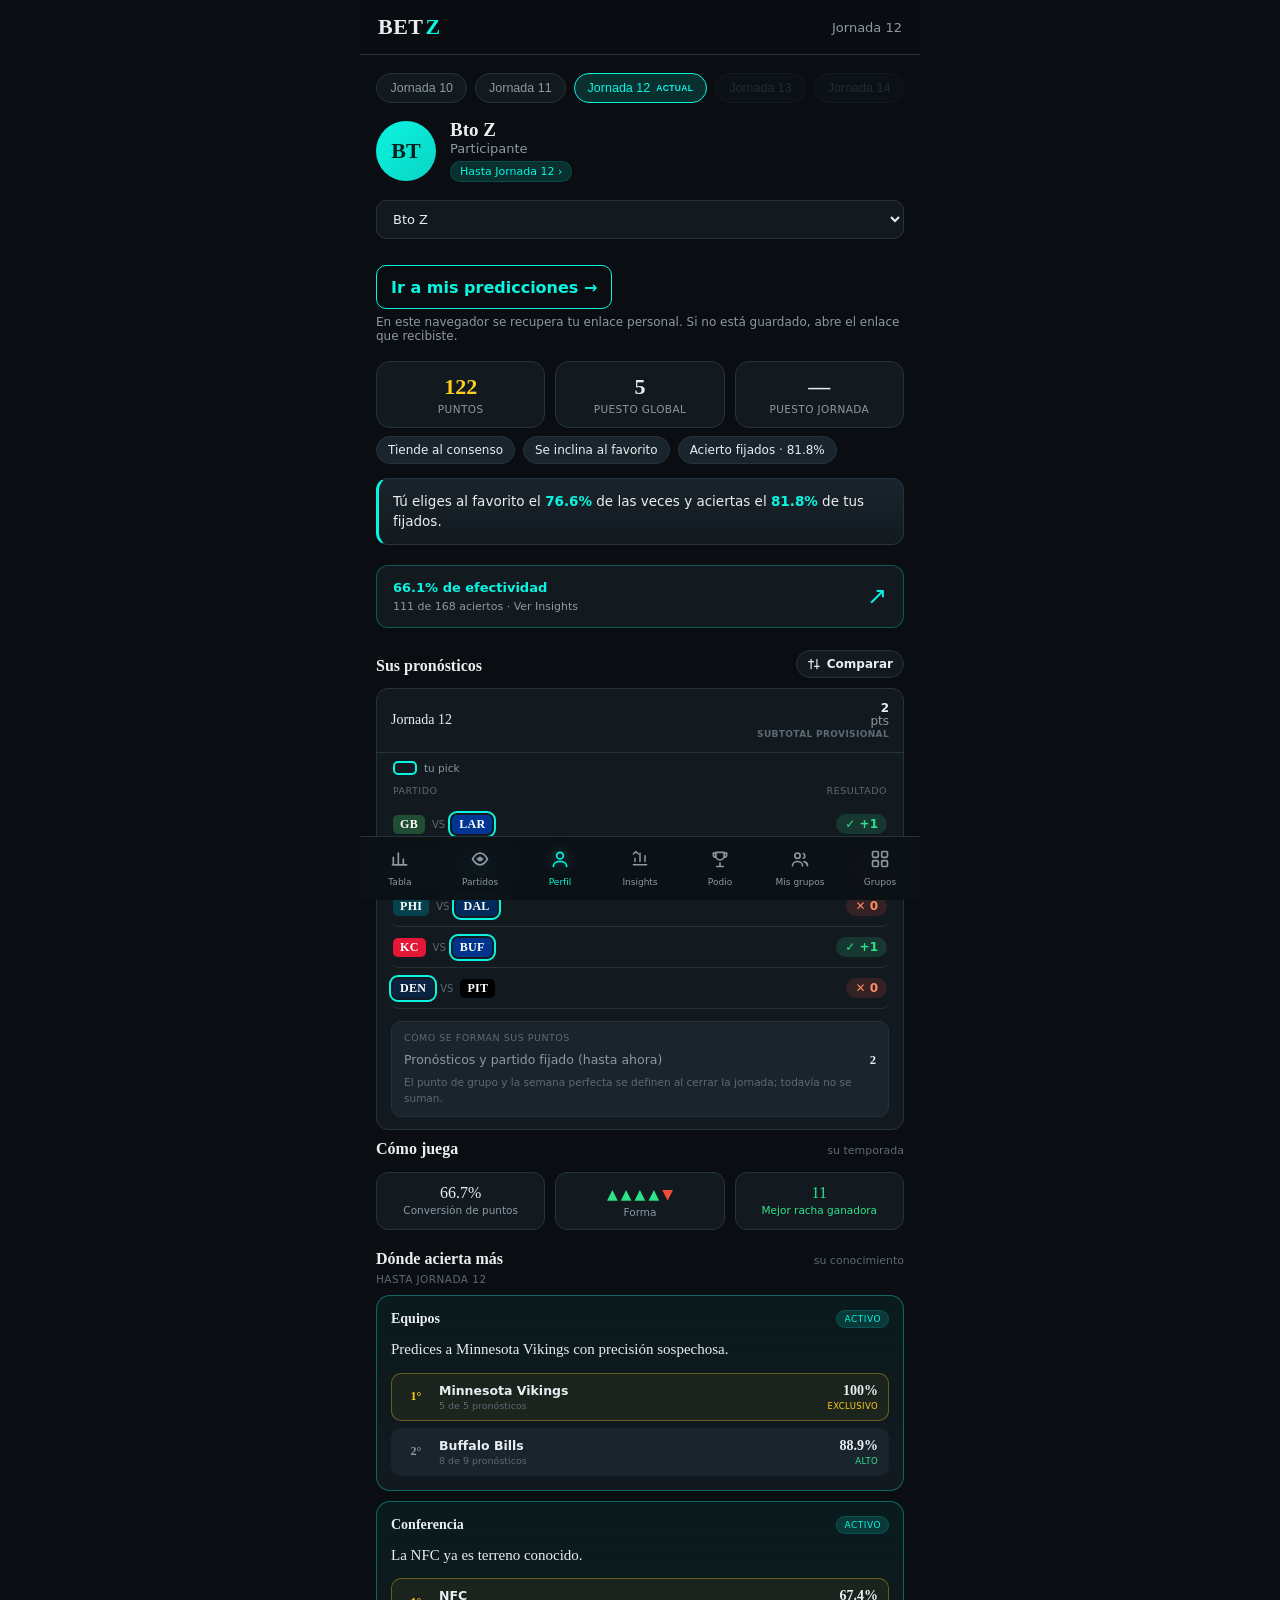
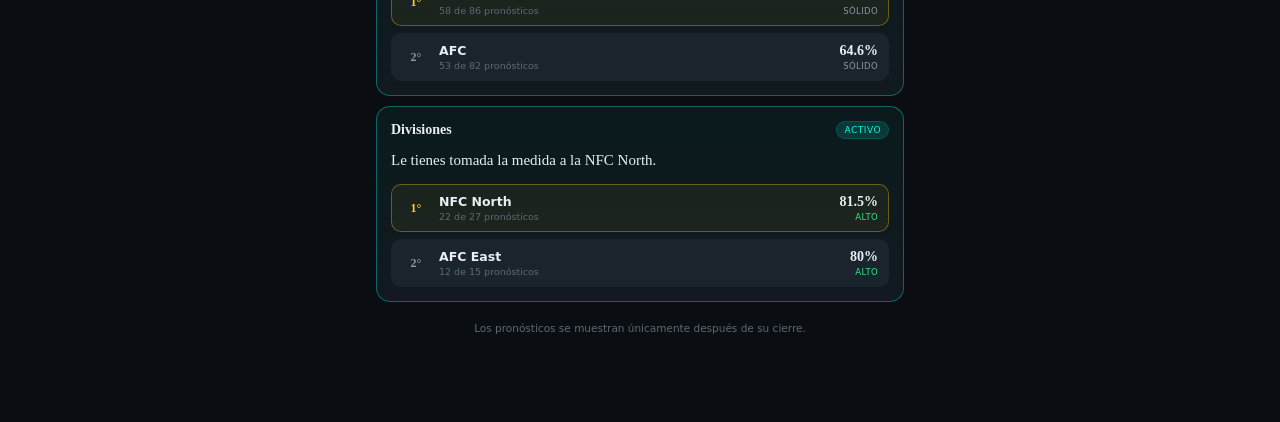
<file: index.html>
<!DOCTYPE html>
<html lang="es">
<head>
<meta charset="UTF-8">
<meta name="viewport" content="width=device-width, initial-scale=1.0, viewport-fit=cover">
<title>BETZ · Read</title>
<link rel="icon" type="image/svg+xml" href="[data-uri]">
<style>
  :root{
    --bg:#0A0E12; --surface:#121A20; --surface2:#1A242C; --line:#26333D;
    --txt:#E8EEF1; --muted:#8B99A3; --faint:#5C6A73;
    --turq:#0AF5E1; --turq-dim:rgba(10,245,225,.14);
    --gold:#FFCE1F; --green:#2FE38A; --coral:#FF8A66; --red:#F04E36;
    --r:16px; --nav-h:64px; --ease-out:cubic-bezier(.23,1,.32,1);
    --display:'Arvo',Georgia,serif; --body:'Inter',system-ui,sans-serif;
  }
  *{box-sizing:border-box;margin:0;padding:0}
  html,body{background:var(--bg);color:var(--txt);font-family:var(--body);-webkit-font-smoothing:antialiased}
  body{max-width:560px;margin:0 auto;min-height:100vh;position:relative;padding-bottom:calc(var(--nav-h) + env(safe-area-inset-bottom))}
  *{scrollbar-width:none} *::-webkit-scrollbar{display:none}
  a{color:inherit;text-decoration:none}
  .tnum{font-variant-numeric:tabular-nums}

  /* Header */
  header{position:sticky;top:0;z-index:20;display:flex;align-items:center;justify-content:space-between;
    padding:14px 18px;background:rgba(10,14,18,.82);backdrop-filter:blur(10px);border-bottom:1px solid var(--line)}
  .wordmark{display:flex;align-items:center;gap:2px;font-family:var(--display);font-weight:700;font-size:22px;letter-spacing:.5px}
  .wordmark .z{color:var(--turq)}
  .hdr-wk{display:flex;align-items:center;gap:7px;font-size:13px}
  .hdr-wk .hw-wk{color:var(--muted)}
  .hdr-wk .hw-sep{color:var(--faint)}
  .hdr-wk .hw-time{font-family:var(--display);font-weight:700;color:var(--gold)}

  /* Screens */
  main{padding:18px 16px 24px}
  .screen{display:none;animation:fade .18s ease}
  .screen.active{display:block}
  @keyframes fade{from{opacity:0;transform:translateY(4px)}to{opacity:1;transform:none}}

  .h1{font-family:var(--display);font-weight:700;font-size:20px;margin-bottom:2px}
  .sub{color:var(--muted);font-size:13px;margin-bottom:16px}

  /* Placeholder screens */
  .stub{border:1px dashed var(--line);border-radius:var(--r);padding:34px 22px;text-align:center;background:var(--surface)}
  .stub .ic{width:44px;height:44px;margin:0 auto 12px;color:var(--turq);opacity:.9}
  .stub h3{font-family:var(--display);font-size:17px;margin-bottom:6px}
  .stub p{color:var(--muted);font-size:13px;line-height:1.5;max-width:34ch;margin:0 auto}
  .tag{display:inline-block;margin-top:14px;font-size:10.5px;letter-spacing:.6px;text-transform:uppercase;
    color:var(--turq);border:1px solid var(--turq-dim);background:var(--turq-dim);padding:4px 10px;border-radius:999px}

  /* Perfil */
  .idrow{display:flex;align-items:center;gap:14px;margin-bottom:18px}
  .avatar{width:60px;height:60px;border-radius:50%;flex:none;display:grid;place-items:center;
    font-family:var(--display);font-weight:700;font-size:22px;color:#04211E;
    background:linear-gradient(135deg,var(--turq),#0bd3c3)}
  .idrow .name{font-family:var(--display);font-weight:700;font-size:19px}
  .idrow .handle{color:var(--muted);font-size:13px}
  .idrow .pod{display:inline-block;margin-top:5px;font-size:11px;color:var(--turq);
    border:1px solid var(--turq-dim);background:var(--turq-dim);padding:3px 9px;border-radius:999px;cursor:pointer;transition:transform .08s,border-color .12s}
  .idrow .pod:active{transform:scale(.96);border-color:var(--turq)}
  /* Chip de alerta del perfil: solo aparece cuando hay algo pendiente (menos ruido) */
  .idrow .pickchip{margin-left:6px;display:inline-flex;align-items:center;gap:5px}
  .idrow .pickchip[hidden]{display:none}
  .idrow .pickchip.pending{color:var(--coral);border-color:rgba(255,138,102,.45);background:rgba(255,138,102,.10)}
  .idrow .pickchip.nolock{color:var(--muted);border-color:var(--line);background:transparent;cursor:default}
  .idrow span.pickchip.pending{cursor:default}
  /* Personal-link welcome: greeting morphs into the profile header (~doubled hold) */
  .idrow{position:relative}
  .idgreet{position:absolute;left:74px;right:0;top:50%;transform:translateY(-50%);opacity:0;pointer-events:none}
  .idgreet .hi{font-family:var(--display);font-weight:700;font-size:23px;line-height:1.1;display:block}
  .idgreet .hi .nm{color:var(--turq)}
  .idgreet .sub{display:block;color:var(--muted);font-size:13px;margin-top:3px}
  .wordmark .z{position:relative}
  .wordmark .z::after{content:"";position:absolute;left:0;right:0;bottom:-3px;height:2px;background:var(--turq);border-radius:2px;transform:scaleX(0);transform-origin:left}
  body.welcome .wordmark .z::after{animation:zdraw .5s .1s cubic-bezier(.23,1,.32,1) forwards}
  @keyframes zdraw{to{transform:scaleX(1)}}
  body.welcome #p-idtext{opacity:0;transform:translateY(8px);animation:welIdIn .5s 1.75s cubic-bezier(.23,1,.32,1) forwards}
  body.welcome #p-greet{opacity:0;transform:translateY(7px);animation:welGrIn .34s .12s cubic-bezier(.23,1,.32,1) forwards, welGrOut .40s 1.55s cubic-bezier(.4,0,.7,.2) forwards}
  @keyframes welGrIn{to{opacity:1;transform:translateY(0)}}
  @keyframes welGrOut{to{opacity:0;transform:translateY(-9px)}}
  @keyframes welIdIn{to{opacity:1;transform:translateY(0)}}
  body.welcome section[data-route="perfil"] > :not(.idrow){opacity:.32;filter:blur(2px);transform:translateY(4px);animation:welBody .55s 1.55s cubic-bezier(.23,1,.32,1) forwards}
  @keyframes welBody{to{opacity:1;filter:none;transform:none}}
  @media (prefers-reduced-motion: reduce){
    body.welcome .wordmark .z::after{animation:none;transform:scaleX(1)}
    body.welcome #p-greet{animation:welGrInR .3s forwards, welGrOutR .35s 1.55s forwards;transform:none}
    body.welcome #p-idtext{animation:welIdInR .4s 1.75s forwards;transform:none}
    body.welcome section[data-route="perfil"] > :not(.idrow){animation:welBodyR .4s 1.55s forwards;filter:none;transform:none}
  }
  @keyframes welGrInR{from{opacity:0}to{opacity:1}} @keyframes welGrOutR{to{opacity:0}}
  @keyframes welIdInR{from{opacity:0}to{opacity:1}} @keyframes welBodyR{from{opacity:.32}to{opacity:1}}

  .stats{display:grid;grid-template-columns:repeat(3,1fr);gap:10px;margin-bottom:8px}
  .stat{background:var(--surface);border:1px solid var(--line);border-radius:14px;padding:12px 8px;text-align:center;
    color:inherit;font-family:var(--body);cursor:pointer;width:100%;transition:border-color .12s,transform .08s}
  .stat:active{transform:scale(.97);border-color:var(--turq)}
  .stat .v{font-family:var(--display);font-weight:700;font-size:22px;display:inline-flex;align-items:flex-end;gap:2px}
  .stat .v.gold{color:var(--gold)}
  .stat .mv{font-family:var(--body);font-size:11px;font-weight:600;line-height:1;position:relative;top:-1px}
  .stat .mv.up{color:var(--green)} .stat .mv.down{color:var(--red)}
  .stat .k{font-size:10.5px;color:var(--muted);text-transform:uppercase;letter-spacing:.4px;margin-top:3px}
  .mv-note{font-size:10.5px;color:var(--faint);text-align:center;margin-bottom:18px}

  .chips{display:flex;flex-wrap:wrap;gap:8px;margin-bottom:14px}
  .chip{font-size:12px;padding:6px 11px;border-radius:999px;background:var(--surface2);border:1px solid var(--line);cursor:pointer}
  .chip:active{border-color:var(--turq)}

  .narr{background:linear-gradient(180deg,var(--surface2),var(--surface));border:1px solid var(--line);
    border-left:3px solid var(--turq);border-radius:12px;padding:12px 14px;margin-bottom:20px;font-size:13.5px;line-height:1.5}
  .narr b{color:var(--turq);font-weight:600}

  .sec-title{display:flex;align-items:baseline;justify-content:space-between;margin-bottom:10px}
  .sec-title h2{font-family:var(--display);font-size:16px}
  .sec-title .hint{font-size:11px;color:var(--faint)}

  .filters{display:flex;gap:8px;overflow-x:auto;padding-bottom:4px;margin-bottom:12px;scroll-padding-inline:40%;scrollbar-width:none;-webkit-overflow-scrolling:touch}
  .filters::-webkit-scrollbar{display:none}
  .fbtn{flex:none;display:inline-flex;align-items:center;gap:6px;font-size:12.5px;padding:7px 13px;border-radius:999px;background:var(--surface);border:1px solid var(--line);color:var(--muted);cursor:pointer;white-space:nowrap;transition:transform 140ms var(--ease-out),border-color 140ms ease,color 140ms ease,background 140ms ease}
  .fbtn:active{transform:scale(.97)}
  .fbtn.on{background:var(--turq-dim);border-color:var(--turq);color:var(--turq)}
  .fbtn.current:not(.on){border-color:rgba(10,245,225,.55);color:var(--txt)}
  .fbtn .fnow{font-size:8.5px;font-weight:700;letter-spacing:.35px;text-transform:uppercase;color:var(--turq)}
  .fbtn:disabled{opacity:.3;cursor:default;border-color:var(--line);color:var(--faint);background:var(--surface)}
  .fbtn:disabled:active{transform:none}

  select.team{width:100%;margin-bottom:14px;background:var(--surface);color:var(--txt);border:1px solid var(--line);
    border-radius:10px;padding:10px 12px;font-family:var(--body);font-size:13px}

  .wk{border:1px solid var(--line);border-radius:12px;margin-bottom:10px;overflow:hidden;background:var(--surface)}
  .wk-head{display:flex;align-items:center;justify-content:space-between;padding:13px 14px;cursor:pointer}
  .wk-head .l{display:flex;align-items:center;gap:9px}
  .wk-head .wname{font-family:var(--display);font-size:14px}
  .wk-head .pts{font-size:12px;color:var(--muted)} .wk-head .pts b{color:var(--txt)}
  .wk-head .pts.provisional{display:flex;flex-direction:column;align-items:flex-end;line-height:1.15}
  .wk-head .pts.provisional small{font-size:9px;color:var(--faint);font-weight:600;text-transform:uppercase;letter-spacing:.04em}
  .wk-body{display:none;border-top:1px solid var(--line);padding:6px 14px 12px}
  .wk.open .wk-body{display:block}
  .wk.locked .wk-head{color:var(--muted)}
  .pk-sum{margin-top:12px;padding:10px 12px;border:1px solid var(--line);border-radius:10px;background:var(--surface2)}
  .pk-sum .ps-title{font-size:9.5px;letter-spacing:.5px;text-transform:uppercase;color:var(--faint);margin-bottom:6px}
  .pk-sum .ps-row{display:flex;justify-content:space-between;align-items:baseline;gap:10px;font-size:12.5px;padding:3px 0;color:var(--muted)}
  .pk-sum .ps-row b{font-family:var(--display);font-weight:700;color:var(--txt);font-variant-numeric:tabular-nums}
  .pk-sum .ps-row.extra b{color:var(--turq)}
  .pk-sum .ps-row.total{margin-top:5px;padding-top:7px;border-top:1px solid var(--line);color:var(--txt);font-weight:700}
  .pk-sum .ps-row.total b{color:var(--gold);font-size:14px}
  .pk-sum .ps-note{font-size:10.5px;color:var(--faint);line-height:1.45;margin-top:4px}
  .lockmsg{font-size:12px;color:var(--faint);padding:12px 2px;display:flex;align-items:center;gap:8px}

  .pk-legend{display:flex;align-items:center;gap:7px;padding:2px 2px 8px;font-size:10.5px;color:var(--muted)}
  .pk-legend-mark{width:24px;height:14px;border:2px solid var(--turq);border-radius:5px;flex:none}
  .pk-head{display:grid;grid-template-columns:1fr auto;align-items:center;gap:10px;padding:2px 2px 8px}
  .pk-head span{font-size:9.5px;letter-spacing:.5px;text-transform:uppercase;color:var(--faint)}
  .pk-head .r3{justify-self:end}
  .pk-row{display:grid;grid-template-columns:minmax(0,1fr) auto;align-items:center;gap:10px;padding:10px 2px;border-bottom:1px solid var(--line)}
  .pk-row[data-match]{cursor:pointer;border-radius:8px;transition:background .12s}
  .pk-row[data-match]:active{background:var(--surface)}
  .pk-row:last-child{border-bottom:0}
  .pk-game{display:flex;align-items:center;gap:7px;flex-wrap:wrap}
  .pk-game .x{font-size:10px;color:var(--faint);text-transform:uppercase}
  .tm{--tc:#8B99A3;font-family:var(--display);font-weight:700;font-size:12px;letter-spacing:.3px;color:#fff;background:var(--tc);padding:2px 7px;border-radius:5px}
  .pk-game .tm.pick{outline:2px solid var(--turq);outline-offset:2px}
  .pk-res{display:inline-flex;align-items:center;gap:4px;font-size:12px;font-weight:700;padding:3px 9px;border-radius:999px;justify-self:end}
  .pk-res.win{color:var(--green);background:rgba(47,227,138,.15)}
  .pk-res.loss{color:var(--coral);background:rgba(240,78,54,.15)}
  .pk-lock{grid-column:1 / -1;margin-top:6px;font-size:11px;color:var(--turq);display:flex;align-items:center;gap:5px}
  .pk-lock b{color:var(--txt)} .pk-lock .ok{color:var(--green)}
  .perf{display:grid;grid-template-columns:repeat(3,1fr);gap:10px;margin:14px 0 20px}
  .perf .box{background:var(--surface);border:1px solid var(--line);border-radius:12px;padding:11px;text-align:center;cursor:pointer;transition:border-color .12s,transform .08s}
  .perf .box:active{transform:scale(.97);border-color:var(--turq)}
  .perf .box .v{font-family:var(--display);font-size:16px} .perf .box .k{font-size:10.5px;color:var(--muted);margin-top:2px}
  .perf .box .v.green{color:var(--green)} .perf .box .v.red{color:var(--red)}
  .perf .box .k.win{color:var(--green)} .perf .box .k.loss{color:var(--red)}
  .formseq{display:flex;gap:3px;justify-content:center;align-items:center;height:20px;font-size:14px;font-weight:700}
  .formseq .up{color:var(--green)} .formseq .down{color:var(--red)}
  .foot{font-size:11px;color:var(--faint);line-height:1.5;border-top:1px solid var(--line);padding-top:12px}
  .sample{font-size:10.5px;color:var(--faint);text-align:center;margin-top:18px}

  /* Football Knowledge */
  .fk-shell{margin-bottom:20px}
  .fk-cut{font-size:10.5px;color:var(--faint);text-transform:uppercase;letter-spacing:.45px;margin:-5px 0 10px}
  .fk-grid{display:grid;gap:10px}
  .fk-card{background:var(--surface);border:1px solid var(--line);border-radius:14px;padding:14px;overflow:hidden}
  .fk-card.active{border-color:rgba(10,245,225,.35);background:linear-gradient(180deg,rgba(10,245,225,.055),var(--surface))}
  .fk-head{display:flex;align-items:center;justify-content:space-between;gap:10px;margin-bottom:11px}
  .fk-title{font-family:var(--display);font-size:14px}
  .fk-state{font-size:9px;color:var(--turq);text-transform:uppercase;letter-spacing:.5px;border:1px solid var(--turq-dim);background:var(--turq-dim);padding:3px 7px;border-radius:999px}
  .fk-narr{font-family:var(--display);font-size:15px;line-height:1.45;color:var(--txt);margin-bottom:12px}
  .fk-list{display:grid;gap:7px}
  .fk-row{display:grid;grid-template-columns:28px minmax(0,1fr) auto;align-items:center;gap:9px;padding:9px 10px;border-radius:10px;background:var(--surface2);border:1px solid transparent}
  .fk-row.first{border-color:rgba(255,206,31,.34);background:rgba(255,206,31,.055)}
  .fk-rank{font-family:var(--display);font-weight:700;color:var(--muted);font-size:12px;text-align:center}
  .fk-row.first .fk-rank{color:var(--gold)}
  .fk-entity{min-width:0}
  .fk-name{display:block;font-size:12.5px;white-space:nowrap;overflow:hidden;text-overflow:ellipsis}
  .fk-evidence{display:block;margin-top:2px;font-size:9.5px;color:var(--faint)}
  .fk-result{text-align:right}
  .fk-value{display:block;font-family:var(--display);font-weight:700;font-size:14px;font-variant-numeric:tabular-nums}
  .fk-tier{display:block;margin-top:2px;font-size:8.5px;color:var(--muted);text-transform:uppercase;letter-spacing:.35px}
  .fk-tier.exclusive{color:var(--gold)} .fk-tier.high{color:var(--green)}
  .fk-empty{border:1px dashed var(--line);border-radius:10px;padding:12px;color:var(--muted);font-size:12px;line-height:1.45}
  .fk-empty b{display:block;color:var(--txt);font-family:var(--display);font-size:13px;margin-bottom:3px}

  /* Partidos — explorador por partido */
  .wknav{display:flex;align-items:center;justify-content:center;gap:16px;margin-bottom:16px}
  .wknav button{background:var(--surface);border:1px solid var(--line);color:var(--txt);width:30px;height:30px;border-radius:8px;cursor:pointer;font-size:15px}
  .wknav button:disabled{opacity:.35;cursor:default}
  .wknav .wklabel{font-family:var(--display);font-size:15px;min-width:96px;text-align:center}
  .mx{background:var(--surface);border:1px solid var(--line);border-radius:14px;padding:13px 14px;margin-bottom:12px}
  .mx-top{display:flex;flex-wrap:wrap;align-items:center;justify-content:space-between;gap:10px;margin-bottom:11px}
  .mx-final{font-size:12px;color:var(--muted);font-family:var(--display);font-weight:700;white-space:nowrap}
  .mx-final .tnum{color:var(--txt)}
  .consensus-viz{--reveal-delay:0ms}
  .clabels{display:grid;grid-template-columns:1fr auto 1fr;align-items:center;gap:7px;font-size:11px;margin-bottom:6px;color:var(--muted);font-variant-numeric:tabular-nums}
  .clabels .away-label{grid-column:1;min-width:0}
  .clabels .home-label{grid-column:3;min-width:0;text-align:right}
  .clabels b{color:var(--txt)}
  .cbar-tie{grid-column:2;color:var(--turq);font-size:8.5px;font-weight:700;letter-spacing:.45px}
  .consensus-winner{display:inline-block;margin-left:3px;color:var(--turq);font-size:10px;font-weight:800;opacity:0;transition:opacity 140ms var(--ease-out) calc(var(--reveal-delay) + 260ms)}
  .cbar{position:relative;height:10px;border:1px solid rgba(232,238,241,.3);border-radius:999px;overflow:hidden;display:flex;background:var(--surface2)}
  .cbar-segment{--tc:#8B99A3;position:relative;height:100%;overflow:hidden}
  .cbar-fill{display:block;width:100%;height:100%;background-color:var(--tc);transition:clip-path 260ms var(--ease-out) var(--reveal-delay)}
  .cbar-segment.away .cbar-fill{clip-path:inset(0 100% 0 0)}
  .cbar-segment.home .cbar-fill{clip-path:inset(0 0 0 100%)}
  .cbar-segment.minority .cbar-fill{background-image:repeating-linear-gradient(135deg,rgba(232,238,241,.18) 0 1px,transparent 1px 4px)}
  .cbar-segment.winner::after{content:"";position:absolute;inset:0;border:1px solid var(--turq);opacity:0;pointer-events:none;transition:opacity 140ms var(--ease-out) calc(var(--reveal-delay) + 260ms)}
  .cbar-divider{position:absolute;z-index:2;top:-1px;bottom:-1px;width:2px;background:var(--turq);transform:translateX(-1px);opacity:0;transition:opacity 110ms var(--ease-out) calc(var(--reveal-delay) + 205ms)}
  .consensus-viz.is-revealed .cbar-fill{clip-path:inset(0)}
  .consensus-viz.is-revealed .cbar-divider,.consensus-viz.is-revealed .cbar-segment.winner::after,.consensus-viz.is-revealed .consensus-winner{opacity:1}
  .consensus-empty{height:27px;border:1px dashed rgba(139,153,163,.3);border-radius:8px;background:rgba(26,36,44,.36);display:grid;place-items:center;color:var(--faint);font-size:10.5px}
  @media (prefers-reduced-motion:reduce){
    .cbar-fill,.cbar-divider,.cbar-segment.winner::after,.consensus-winner{transition:none!important}
  }
  .mx-meta{font-size:11.5px;color:var(--muted);margin-top:9px;display:flex;align-items:center;gap:9px;flex-wrap:wrap}
  .mx-meta .you b{color:var(--turq)}
  .divided{color:var(--gold);border:1px solid rgba(255,206,31,.3);background:rgba(255,206,31,.1);padding:1px 7px;border-radius:999px;font-size:9.5px;text-transform:uppercase;letter-spacing:.3px}
  .mx-who{margin-top:11px;width:100%;background:transparent;border:1px solid var(--line);color:var(--muted);border-radius:9px;padding:8px;font-size:12px;cursor:pointer;font-family:var(--body)}
  .mx-who:active{border-color:var(--turq);color:var(--turq)}
  .mx-list{display:none;grid-template-columns:1fr 1fr;gap:14px;margin-top:12px}
  .mx.open .mx-list{display:grid}
  .side h4{font-size:11px;color:var(--muted);margin-bottom:8px;display:flex;align-items:center;gap:6px}
  .plr{display:flex;align-items:center;gap:7px;padding:5px 0;font-size:12.5px;cursor:pointer}
  .plr .av{width:22px;height:22px;border-radius:50%;display:grid;place-items:center;font-size:8.5px;font-weight:700;font-family:var(--display);color:#04211E;background:linear-gradient(135deg,var(--turq),#0bd3c3);flex:none}
  .plr.you{color:var(--turq)} .plr .more{color:var(--faint);font-size:11.5px}
  .mx-locked{display:flex;align-items:center;gap:8px;font-size:12px;color:var(--faint)}
  .mx[data-match]{cursor:pointer;transition:border-color .12s}
  .mx[data-match]:active{border-color:var(--turq)}
  .mx-go{color:var(--turq);margin-left:auto;white-space:nowrap}

  /* Detalle del partido */
  #match-detail,#global-detail,#pod-detail{position:fixed;inset:0;z-index:50;max-width:560px;margin:0 auto;background:var(--bg);display:none;flex-direction:column;overflow-y:auto}
  #match-detail.on,#global-detail.on,#pod-detail.on{display:flex}
  .md-top{position:sticky;top:0;z-index:2;display:flex;align-items:center;padding:12px 16px;background:rgba(10,14,18,.92);backdrop-filter:blur(10px);border-bottom:1px solid var(--line)}
  .md-back{background:none;border:0;color:var(--turq);font-size:14px;font-weight:600;cursor:pointer;font-family:var(--body)}
  .md-body{padding:18px 16px 40px}
  .md-status{text-align:center;font-size:10px;color:var(--faint);text-transform:uppercase;letter-spacing:.6px;margin-bottom:10px}
  .md-score{display:flex;align-items:center;justify-content:center;gap:22px;margin-bottom:4px}
  .md-tm{display:flex;flex-direction:column;align-items:center;gap:9px}
  .md-tm .tm{font-size:15px;padding:4px 12px}
  .md-tm .sc{font-family:var(--display);font-weight:700;font-size:34px;color:var(--muted)}
  .md-tm.win .sc{color:var(--txt)}
  .md-sep{color:var(--faint);font-size:14px}
  .md-line{width:100%;border-collapse:collapse;font-size:12px;margin:18px 0}
  .md-line th,.md-line td{padding:7px 6px;text-align:center;border-bottom:1px solid var(--line)}
  .md-line th{color:var(--faint);font-weight:600;font-size:9.5px;text-transform:uppercase}
  .md-line .tn{text-align:left;font-family:var(--display);font-weight:700}
  .md-line .tt{font-family:var(--display);font-weight:700;color:var(--txt)}
  .md-headline{font-size:15px;font-family:var(--display);font-weight:400;color:var(--txt);line-height:1.45;margin:16px 0 4px}
  .md-headline .lbl{display:block;font-size:9.5px;color:var(--faint);font-family:var(--body);text-transform:uppercase;letter-spacing:.5px;margin-bottom:6px}
  .md-cap{font-size:10.5px;color:var(--faint);margin:-10px 0 6px}
  .md-rec td,.md-rec th{font-variant-numeric:tabular-nums}
  .md-form{display:flex;flex-direction:column;gap:12px;margin:4px 0 2px}
  .md-frow{display:flex;align-items:center;gap:14px}
  .md-frow .recs{display:flex;gap:18px}
  .md-frow .rec{display:flex;flex-direction:column;align-items:flex-start;line-height:1.15}
  .md-frow .rec .v{font-family:var(--display);font-weight:700;color:var(--txt);font-size:14px;font-variant-numeric:tabular-nums}
  .md-frow .rec .k{font-size:8.5px;color:var(--faint);text-transform:uppercase;letter-spacing:.4px;margin-top:2px}
  .md-narr{font-size:13px;color:var(--txt);line-height:1.5;background:linear-gradient(180deg,var(--surface2),var(--surface));border:1px solid var(--line);border-left:3px solid var(--turq);border-radius:8px;padding:11px 13px;margin:12px 0 4px}
  .md-narr .lbl{display:block;font-size:9.5px;color:var(--turq);text-transform:uppercase;letter-spacing:.5px;margin-bottom:4px}
  .slot{display:inline-block;font-size:8.5px;color:var(--faint);text-transform:uppercase;letter-spacing:.4px;border:1px solid var(--line);border-radius:4px;padding:1px 5px;margin-left:6px;white-space:nowrap;vertical-align:middle}
  .md-sec{font-family:var(--display);font-size:14px;margin:20px 0 10px}
  .md-sel{display:flex;gap:10px}
  .md-sel button{flex:1;background:var(--surface);border:1px solid var(--line);color:var(--txt);border-radius:10px;padding:11px 8px;cursor:pointer;display:flex;align-items:center;justify-content:center;gap:8px}
  .md-sel button.on{border-color:var(--turq);background:var(--turq-dim)}
  .md-sel .n{color:var(--muted);font-size:12px;font-weight:600}
  .md-hint{font-size:11.5px;color:var(--faint);text-align:center;padding:16px 0}
  .avgrid{display:flex;flex-wrap:wrap;gap:14px 8px;padding:10px 0}
  .avitem{width:58px;display:flex;flex-direction:column;align-items:center;gap:5px;cursor:pointer;text-align:center;background:none;border:0;color:inherit;padding:0;font-family:var(--body);transition:transform 140ms cubic-bezier(.23,1,.32,1)}
  .avitem:active{transform:scale(.97)}
  .avitem .av{width:36px;height:36px;border-radius:50%;display:grid;place-items:center;font-size:12px;font-weight:700;font-family:var(--display);color:#04211E;background:linear-gradient(135deg,var(--turq),#0bd3c3)}
  .avitem.you .av{box-shadow:0 0 0 2px var(--bg),0 0 0 3px var(--gold)}
  .avitem .nm{font-size:10px;color:var(--muted);line-height:1.2}
  .md-locked{text-align:center;color:var(--faint);font-size:13px;padding:30px 12px;line-height:1.6}

  /* Tabla */
  .season{width:100%;display:flex;align-items:center;justify-content:space-between;gap:12px;text-align:left;
    background:linear-gradient(135deg,rgba(255,206,31,.12),rgba(255,206,31,.03));border:1px solid rgba(255,206,31,.4);
    border-radius:14px;padding:13px 16px;cursor:pointer;color:inherit;font-family:var(--body);margin-bottom:16px}
  .season:active{transform:scale(.995)}
  .season .s-k{display:block;font-size:10px;color:var(--gold);text-transform:uppercase;letter-spacing:.6px;margin-bottom:3px}
  .season .s-rank{font-family:var(--display);font-weight:700;font-size:26px;color:var(--gold);line-height:1}
  .season .s-of{font-size:12px;color:var(--muted);font-family:var(--body);font-weight:400;margin-left:6px}
  .season .s-r{text-align:right}
  .season .s-pot{font-family:var(--display);font-weight:700;font-size:22px;color:var(--gold);line-height:1;display:block}
  .season .s-sub{font-size:11px;color:var(--gold);opacity:.85;margin-top:4px;display:block}
  .wk-label{font-family:var(--display);font-size:16px;margin-bottom:10px}
  .wknav-pill{display:flex;align-items:center;justify-content:space-between;background:var(--surface);border:1px solid var(--line);border-radius:12px;padding:10px 14px;margin-bottom:12px}
  .wknav-pill .wn-arrow{background:none;border:0;color:var(--muted);font-size:18px;cursor:pointer;padding:0 4px;line-height:1}
  .wknav-pill .wn-arrow:disabled{opacity:.3;cursor:default}
  .wknav-pill .wn-mid{font-family:var(--display);font-size:15px}
  .wknav-pill .wn-live{color:var(--turq);font-weight:400}
  .wpot{display:flex;align-items:center;justify-content:space-between;gap:10px;background:rgba(10,245,225,.06);border:1px solid rgba(10,245,225,.35);border-radius:12px;padding:14px 16px;margin-bottom:14px}
  .wpot .wp-amt{font-family:var(--display);font-weight:700;font-size:24px;line-height:1}
  .wpot .wp-sub{font-size:12px;color:var(--turq);text-align:right}
  .lb{display:flex;flex-direction:column;margin:0 -16px}
  .lbr{display:grid;grid-template-columns:24px 32px 1fr auto;align-items:center;gap:12px;padding:12px 16px;cursor:pointer;border-bottom:1px solid var(--line)}
  .lbr .rk{font-family:var(--display);font-weight:700;font-size:15px;color:var(--muted);text-align:center}
  .lbr .rk.gold{color:var(--gold)}
  .lbr .av{width:32px;height:32px;border-radius:50%;display:grid;place-items:center;font-size:10px;font-weight:700;font-family:var(--display);color:var(--txt);background:var(--surface2);border:1px solid var(--line)}
  .lbr .av.ring{border-color:var(--gold);box-shadow:0 0 0 1px var(--gold);color:var(--gold)}
  .lbr .nm{font-size:14px;display:flex;align-items:center}
  .lbr .you-tag{color:var(--muted);font-size:12px;margin-left:5px}
  .lbr .rt{display:flex;align-items:center;gap:10px;justify-self:end}
  .lbr .lead{font-size:10px;color:var(--turq);border:1px solid var(--turq);border-radius:999px;padding:2px 9px;white-space:nowrap}
  .lbr .pw{font-family:var(--display);font-weight:700;font-size:16px;min-width:24px;text-align:right}
  /* Weekly table: real columns so the Lock Match result and distance line up under their header */
  .lbr.wkr,.lbr-head{grid-template-columns:22px 32px minmax(0,1fr) 62px 34px 30px;column-gap:10px}
  .lbr-head{display:grid;align-items:end;row-gap:3px;padding:10px 16px 7px;border-bottom:1px solid var(--line);font-size:9px;color:var(--faint);text-transform:uppercase;letter-spacing:.5px}
  .lbr-head .hgroup{grid-column:4 / 6;grid-row:1;text-align:center;color:var(--muted);font-weight:700;padding-bottom:3px;border-bottom:1px solid var(--line)}
  .lbr-head .hname{grid-column:3;grid-row:2}
  .lbr-head .hres{grid-column:4;grid-row:2;text-align:center}
  .lbr-head .hdist{grid-column:5;grid-row:2;text-align:center}
  .lbr-head .hpts{grid-column:6;grid-row:2;text-align:right}
  .lbr.wkr{padding-top:11px;padding-bottom:11px}
  .lbr.wkr.you{padding-left:13px}
  .lbr.wkr .nmw{min-width:0}
  .lbr.wkr .nm{display:block;overflow:hidden;text-overflow:ellipsis;white-space:nowrap}
  .lbr.wkr .lead{display:inline-block;margin-top:4px;font-size:9px;padding:1px 7px}
  .lbr .lead.won{color:var(--gold);border-color:var(--gold)}
  .lbr.wkr .lkr,.lbr.wkr .lkd{text-align:center;font-variant-numeric:tabular-nums}
  .lbr.wkr .lkr i{display:inline-grid;place-items:center;width:22px;height:22px;border-radius:50%;font-style:normal;font-size:12px;font-weight:700}
  .lbr.wkr .lkr .ok{color:var(--green);background:rgba(47,227,138,.15)}
  .lbr.wkr .lkr .no{color:var(--coral);background:rgba(240,78,54,.15)}
  .lbr.wkr .lkd{font-size:13px;color:var(--muted)}
  .lbr.wkr .lk-none{color:var(--faint)}
  .lbr.wkr .pw{min-width:0}
  .lbr.you{background:var(--turq-dim);border-left:3px solid var(--turq);padding-left:13px}
  .lbr.you .rk{color:var(--turq)}
  .lbr.hidden{display:none} .lb.expanded .lbr.hidden{display:grid}
  .gap{display:flex;align-items:center;justify-content:center;gap:8px;color:var(--faint);font-size:11px;padding:8px 0;letter-spacing:.3px}
  .gap::before,.gap::after{content:'';height:1px;width:34px;background:var(--line)}
  .lb.expanded .gap{display:none}
  .lb-more{width:100%;background:none;border:0;border-top:1px solid var(--line);color:var(--muted);padding:13px;font-size:12.5px;cursor:pointer;font-family:var(--body);margin:0 -16px;width:calc(100% + 32px)}

  /* Pods */
  .pod-card{background:var(--surface);border:1px solid var(--line);border-radius:14px;overflow:hidden;margin-bottom:14px}
  .pod-h{display:flex;flex-wrap:wrap;gap:8px;align-items:center;justify-content:space-between;padding:13px 15px;border-bottom:1px solid var(--line)}
  .pod-name{font-family:var(--display);font-size:16px;color:var(--turq)}
  .pod-wk{font-size:12px;color:var(--muted);margin-left:6px}
  .pod-avg{text-align:right}
  .pod-avg .pk{display:block;font-size:9px;color:var(--faint);text-transform:uppercase;letter-spacing:.4px}
  .pod-avg .pv{font-family:var(--display);font-weight:700;font-size:16px}
  .pod-table-head,.pod-mem{display:grid;grid-template-columns:44px 1fr auto;align-items:center;gap:11px}
  .pod-table-head{padding:8px 15px;background:var(--surface2);color:var(--faint);font-size:9px;text-transform:uppercase;letter-spacing:.4px;border-bottom:1px solid var(--line)}
  .pod-mem{padding:11px 15px;border-bottom:1px solid var(--line)}
  .pod-mem:last-child{border-bottom:0}
  .pod-mem[data-plr]{cursor:pointer}
  .pod-mem .pod-rank{width:40px;padding:6px 0;border-radius:8px;text-align:center;font-family:var(--display);font-size:12px;font-weight:700;color:var(--turq);background:var(--turq-dim);font-variant-numeric:tabular-nums}
  .pod-mem .pod-rank.unranked{color:var(--faint);background:var(--surface2)}
  .pod-mem .mn{font-size:14px}
  .pod-mem .you-tag{color:var(--muted);font-size:12px;margin-left:5px}
  .pod-mem .mstat{font-size:10px;color:var(--faint);margin-top:2px}
  .pod-mem .mpts{font-family:var(--display);font-weight:700;font-size:15px}
  .pod-mem.you{background:var(--turq-dim);border-left:3px solid var(--turq);padding-left:12px}
  .pod-mem.absent{opacity:.55}
  .pod-mem.absent .mpts{color:var(--faint)}
  .pod-cap{font-size:10.5px;color:var(--faint);margin:8px 2px 16px}
  .period-status-note{display:none;margin:0 0 14px;padding:11px 13px;border-radius:12px;border:1px solid rgba(255,206,31,.35);background:rgba(255,206,31,.08);color:var(--txt);font-size:12.5px;line-height:1.45}
  .period-status-note.on{display:block}
  .period-status-note b{color:var(--gold)}
  .pod-mod{background:linear-gradient(180deg,var(--surface2),var(--surface));border:1px solid var(--line);border-left:3px solid var(--turq);border-radius:10px;padding:13px 15px;font-size:13px;line-height:1.5;color:var(--txt)}
  .pod-mod .lbl{display:block;font-size:9.5px;color:var(--turq);text-transform:uppercase;letter-spacing:.5px;margin-bottom:5px}
  .pod-mod b{color:var(--turq)}
  .podgrid{display:grid;grid-template-columns:repeat(3,1fr);gap:10px;margin-bottom:12px}
  .podg{background:var(--surface);border:1px solid var(--line);border-radius:12px;padding:12px 6px;text-align:center;cursor:pointer;color:inherit;font-family:var(--body);display:flex;flex-direction:column;align-items:center;gap:2px;transition:transform .08s}
  .podg:active{transform:scale(.96)}
  .podg .pg-name{font-family:var(--display);font-weight:700;font-size:12.5px}
  .podg .pg-star{color:var(--gold)}
  .podg .pg-avg{font-family:var(--display);font-weight:700;font-size:22px;font-variant-numeric:tabular-nums}
  .podg .pg-sub{font-size:9px;color:var(--faint);text-transform:uppercase;letter-spacing:.3px}
  .podg .pg-tag{margin-top:4px;font-size:8px;text-transform:uppercase;letter-spacing:.4px;padding:1px 6px;border-radius:999px}
  .podg.win{border-color:rgba(255,206,31,.5)} .podg.win .pg-avg{color:var(--gold)}
  .podg.win .pg-tag{color:var(--gold);border:1px solid rgba(255,206,31,.4)}
  .podg.you{border-color:var(--turq)} .podg.you .pg-tag{color:var(--turq);border:1px solid var(--turq)}
  .podg.win.you{border-color:rgba(255,206,31,.6);box-shadow:inset 0 0 0 1px rgba(10,245,225,.45)}
  .podg.win.you .pg-avg{color:var(--gold)} .podg.win.you .pg-tag{color:var(--gold);border:1px solid rgba(255,206,31,.4)}
  .podg.active{border-color:var(--turq);box-shadow:0 0 0 1px var(--turq)}
  #pod-inline{margin-bottom:12px}
  .pod-panel{animation:fade .18s ease}
  .pod-label{font-family:var(--display);font-size:13px;color:var(--muted);text-transform:uppercase;letter-spacing:.5px;margin:4px 2px 10px}
  #my-pod{margin-bottom:8px}
  #my-pod-inline:empty{display:none} #my-pod-inline{margin-bottom:18px}
  .mypod-card{width:100%;display:flex;flex-wrap:wrap;align-items:center;justify-content:space-between;gap:12px;text-align:left;cursor:pointer;color:inherit;font-family:var(--body);border:1px solid var(--turq);border-radius:12px;padding:13px 15px;background:rgba(10,245,225,.05)}
  .mypod-card{display:grid;grid-template-columns:minmax(0,1fr);gap:5px;padding:20px;margin-bottom:16px}
  .mypod-card .pg-name{font-family:var(--display);font-size:20px;font-weight:700}
  .mypod-card .pg-avg{font-family:var(--display);font-size:40px;line-height:1.15;font-weight:700;font-variant-numeric:tabular-nums;margin-top:8px}
  .mypod-card .pg-caption{font-size:12px;color:var(--muted)}
  .mypod-card .pg-sub{font-size:12px;color:var(--muted);margin-top:8px}
  .mypod-card:focus-visible,.podg:focus-visible{outline:2px solid var(--turq);outline-offset:3px}
  .mypod-card:active{transform:scale(.995)}
  .mypod-card.won{border-color:rgba(255,206,31,.6);box-shadow:inset 0 0 0 1px rgba(10,245,225,.4);background:rgba(255,206,31,.05)}
  .mypod-card.active{box-shadow:0 0 0 1px var(--turq)}
  .mypod-card .mp-name{font-family:var(--display);font-weight:700;font-size:16px}
  .mypod-card .mp-sub{display:block;font-size:11px;color:var(--muted);margin-top:2px}
  .mypod-card.won .mp-sub{color:var(--gold)}
  .mypod-card .mp-r{text-align:right;flex:none}
  .mypod-card .mp-avg{font-family:var(--display);font-weight:700;font-size:20px}
  .mypod-card.won .mp-avg{color:var(--gold)}
  .mypod-card .mp-k{display:block;font-size:9px;color:var(--faint);text-transform:uppercase}

  /* Podio */
  .podio-trophy{display:block;width:104px;height:auto;margin:0 auto 2px}
  .podium2{display:flex;align-items:flex-end;justify-content:center;gap:6px;margin:6px 0 12px}
  .pod-step{flex:1;min-width:0;border-radius:10px 10px 0 0;padding:12px 6px 14px;display:flex;flex-direction:column;align-items:center;gap:4px;cursor:pointer;color:inherit;font-family:var(--body);background:var(--surface);border:1px solid var(--line);border-bottom:0;text-align:center}
  .pod-step:active{transform:translateY(1px)}
  .pod-fourth{width:100%;display:flex;align-items:center;gap:12px;padding:14px;margin-bottom:10px;background:var(--surface);color:var(--txt);border:1px solid var(--line);border-left:3px solid var(--turq);border-radius:12px;text-align:left;font-family:var(--body);cursor:pointer}
  .pod-fourth:focus-visible{outline:2px solid var(--turq);outline-offset:3px}
  .pod-fourth .fourth-rank{border:1px solid var(--muted);border-radius:50%;width:32px;height:32px;display:grid;place-items:center;flex-shrink:0}
  .pod-fourth .fourth-name{flex:1;min-width:0;overflow-wrap:anywhere}
  .pod-fourth small{display:block;color:var(--muted);font-size:12px;margin-top:3px}
  .pod-fourth .fourth-points{white-space:nowrap;font-variant-numeric:tabular-nums}
  #podium-fourth:not(:empty){margin-bottom:20px}
  .pod-step.p1{min-height:158px;background:linear-gradient(180deg,rgba(255,206,31,.14),rgba(255,206,31,.02));border-color:rgba(255,206,31,.5)}
  .pod-step.p2{min-height:128px} .pod-step.p3{min-height:108px}
  .pod-step.you{box-shadow:inset 0 0 0 1px rgba(10,245,225,.4)}
  .pod-step .pmedal{width:22px;height:22px;border-radius:50%;display:grid;place-items:center;font-family:var(--display);font-weight:700;font-size:11px;color:var(--bg)}
  .pod-step.p1 .pmedal{background:#FFCE1F} .pod-step.p2 .pmedal{background:#C7D0D8} .pod-step.p3 .pmedal{background:#C88B4A}
  .champ-row{display:flex;align-items:center;justify-content:center;gap:2px}
  .champ-row .lau{width:24px;height:auto;filter:drop-shadow(0 0 3px rgba(255,206,31,.3))}
  .pod-step .pnm{font-family:var(--display);font-weight:700;font-size:15px;line-height:1.15}
  .pod-step.p1 .pnm{font-size:17px}
  .pod-step .pnm .yt{color:var(--turq);font-size:11px;font-family:var(--body);font-weight:400}
  .pod-step .pbote{font-family:var(--display);font-weight:700;font-size:13px}
  .pod-step.p1 .pbote{color:var(--gold);font-size:15px}
  .pod-step .ppts{font-size:10px;color:var(--faint)}
  .pod-step.tie{padding-left:8px;padding-right:8px}
  .pod-step.p2.tie,.pod-step.p3.tie{min-height:132px}
  .pod-tie-avatars{display:flex;align-items:center;justify-content:center;min-height:34px;margin:3px 0 1px}
  .pod-tie-av{width:30px;height:30px;border-radius:50%;display:grid;place-items:center;font-family:var(--display);font-size:9px;font-weight:700;color:var(--txt);background:var(--surface2);border:2px solid var(--surface)}
  .pod-tie-av+.pod-tie-av{margin-left:-7px}
  .pod-step.p1 .pod-tie-av{border-color:#332d16}
  .pod-tie-more{background:var(--line);color:var(--txt)}
  .pod-step .pod-tie-hint{font-size:9.5px;color:var(--turq);margin-top:1px}
  .pod-tie-list{display:flex;flex-direction:column;gap:7px;margin-top:8px}
  .pod-tie-player{width:100%;display:grid;grid-template-columns:32px 1fr auto 12px;align-items:center;gap:10px;background:var(--surface2);border:1px solid var(--line);border-radius:10px;padding:9px 10px;color:var(--txt);font-family:var(--body);text-align:left;cursor:pointer}
  .pod-tie-player:active{transform:scale(.99);border-color:var(--turq)}
  .pod-tie-player .av{width:32px;height:32px;border-radius:50%;display:grid;place-items:center;font-family:var(--display);font-size:10px;font-weight:700;background:var(--surface);border:1px solid var(--line)}
  .pod-tie-player .nm{min-width:0;overflow:hidden;text-overflow:ellipsis;white-space:nowrap;font-size:13px}
  .pod-tie-player .yt{color:var(--turq);font-size:10px;margin-left:4px}
  .pod-tie-player .pts{font-family:var(--display);font-weight:700;font-size:12px;white-space:nowrap}
  .podio-note{font-size:10.5px;color:var(--faint);text-align:center;margin-bottom:20px;line-height:1.5}
  .winhead{display:grid;grid-template-columns:38px 26px 1fr 62px 62px;gap:9px;align-items:baseline;padding:14px 4px 8px}
  .winhead .wh-title{grid-column:1/4;font-family:var(--display);font-size:14px;color:var(--txt)}
  .winhead .r{text-align:right;font-size:8.5px;text-transform:uppercase;letter-spacing:.4px;color:var(--faint)}
  .winlist{display:flex;flex-direction:column}
  .winrow{display:grid;grid-template-columns:38px 26px 1fr 62px 62px;align-items:center;gap:9px;padding:11px 4px;border-bottom:1px solid var(--line);cursor:pointer}
  .winrow:last-child{border-bottom:0}
  .prizerow{display:grid;grid-template-columns:26px 1fr auto auto;align-items:center;gap:9px;padding:11px 4px;border-bottom:1px solid var(--line);cursor:pointer}
  .prizerow:last-child{border-bottom:0}
  .prizerow .av{width:26px;height:26px;border-radius:50%;display:grid;place-items:center;font-size:9px;font-weight:700;font-family:var(--display);color:var(--txt);background:var(--surface2);border:1px solid var(--line)}
  .prizerow .wnm{font-size:12.5px;min-width:0;overflow:hidden;text-overflow:ellipsis;white-space:nowrap}
  .prizerow .pwk{font-size:11px;color:var(--muted);white-space:nowrap}
  .prizerow .pamt{font-family:var(--display);font-weight:700;font-size:14px;color:var(--gold);text-align:right;min-width:62px}
  .prize-note{font-size:10.5px;color:var(--faint);margin:6px 0 22px}
  .winrow .wwk{font-family:var(--display);font-weight:700;font-size:12px;color:var(--muted)}
  .winrow .av{width:26px;height:26px;border-radius:50%;display:grid;place-items:center;font-size:9px;font-weight:700;font-family:var(--display);color:var(--txt);background:var(--surface2);border:1px solid var(--line)}
  .winrow .wnm{font-size:12.5px;min-width:0;overflow:hidden;text-overflow:ellipsis;white-space:nowrap}
  .winrow .live{font-size:8.5px;color:var(--green);border:1px solid rgba(47,227,138,.4);border-radius:999px;padding:1px 5px;margin-left:5px;white-space:nowrap}
  .winrow .done{font-size:9px;color:var(--faint);margin-left:5px}
  .winrow .wsem{font-family:var(--display);font-weight:700;font-size:13px;text-align:right}
  .winrow .wacc{font-family:var(--display);font-weight:700;font-size:13px;text-align:right;color:var(--gold)}

  .season-toggle{display:flex;align-items:center;gap:8px;margin-bottom:14px;font-size:12px;color:var(--muted)}
  .season-toggle button{background:var(--surface);border:1px solid var(--line);color:var(--muted);border-radius:8px;padding:5px 11px;font-size:12px;cursor:pointer;font-family:var(--body)}
  .season-toggle button.on{border-color:var(--turq);color:var(--turq);background:var(--turq-dim)}
  .season-toggle.demo{border:1px dashed rgba(255,138,102,.5);border-radius:9px;padding:7px 10px;background:rgba(255,138,102,.05);margin-bottom:16px}
  .demo-tag{font-size:9.5px;text-transform:uppercase;letter-spacing:.5px;color:var(--coral);font-weight:600;margin-right:auto}
  .ip-note{background:var(--surface);border:1px solid var(--line);border-left:3px solid var(--turq);border-radius:10px;padding:12px 14px;font-size:12.5px;color:var(--muted);line-height:1.5;margin-bottom:20px}
  .win-top{display:flex;align-items:center;justify-content:space-between;margin-bottom:6px}
  .win-top .wh-title{font-family:var(--display);font-size:15px;color:var(--txt)}
  .viewtoggle{display:flex;border:1px solid var(--line);border-radius:8px;overflow:hidden}
  .viewtoggle button{background:var(--surface);border:0;color:var(--muted);padding:6px 12px;font-size:11.5px;cursor:pointer;font-family:var(--body)}
  .viewtoggle button.on{background:var(--turq-dim);color:var(--turq)}
  .jughead{display:grid;grid-template-columns:24px 26px 1fr auto;gap:10px;padding:12px 4px 8px}
  .jughead span{font-size:8.5px;text-transform:uppercase;letter-spacing:.4px;color:var(--faint)} .jughead .r{text-align:right}
  .jugrow{display:grid;grid-template-columns:24px 26px 1fr auto;align-items:center;gap:10px;padding:12px 4px;border-bottom:1px solid var(--line);cursor:pointer}
  .jugrow:last-child{border-bottom:0}
  .jugrow .jrk{font-family:var(--display);font-weight:700;font-size:14px;color:var(--muted);text-align:center}
  .jugrow .av{width:26px;height:26px;border-radius:50%;display:grid;place-items:center;font-size:9px;font-weight:700;font-family:var(--display);color:var(--txt);background:var(--surface2);border:1px solid var(--line)}
  .jugrow .wnm{font-size:13px}
  .jugrow .wacc{font-family:var(--display);font-weight:700;font-size:15px;color:var(--gold);text-align:right}

  /* Explain sheet */
  .sheet-bd{position:fixed;inset:0;z-index:40;background:rgba(2,6,8,.6);backdrop-filter:blur(2px);
    display:flex;align-items:flex-end;justify-content:center;opacity:0;pointer-events:none;transition:opacity .18s}
  .sheet-bd.on{opacity:1;pointer-events:auto}
  .sheet{width:100%;max-width:560px;background:var(--surface);border-top:2px solid var(--turq);
    border-radius:18px 18px 0 0;padding:20px 20px calc(24px + env(safe-area-inset-bottom));transform:translateY(100%);transition:transform .22s cubic-bezier(.2,.8,.2,1)}
  .sheet-bd.on .sheet{transform:none}
  .sheet .grip{width:38px;height:4px;border-radius:2px;background:var(--line);margin:-6px auto 14px}
  .sheet h3{font-family:var(--display);font-size:17px;margin-bottom:8px}
  .sheet p{color:var(--muted);font-size:13.5px;line-height:1.55}
  .sheet .src{display:block;margin-top:12px;font-size:11px;color:var(--faint)}

  /* Comparar picks (misma jornada, solo partidos congelados; datos públicos de details.json) */
  .cmp-btn{display:inline-flex;align-items:center;gap:6px;background:var(--surface);border:1px solid var(--line);color:var(--txt);font:600 12px var(--body);padding:6px 10px;border-radius:999px;cursor:pointer}
  .cmp-btn:active{transform:scale(.97)}
  .cmp-btn svg{width:14px;height:14px}
  .cmp-btn[hidden],.cmp-new[hidden],.cmp-callout[hidden]{display:none}
  .cmp-new{font:700 9px/1 var(--body);letter-spacing:.5px;text-transform:uppercase;color:#04211E;background:var(--turq);padding:3px 6px;border-radius:999px}
  .cmp-callout{display:flex;gap:10px;align-items:flex-start;border:1px solid rgba(10,245,225,.35);background:var(--turq-dim);border-radius:12px;padding:10px 12px;margin-bottom:12px;font-size:12px;line-height:1.4}
  .cmp-callout b{font-family:var(--display);font-size:13px;display:block;margin-bottom:2px}
  .cmp-callout button{margin-left:auto;background:none;border:0;color:var(--muted);font-size:18px;line-height:1;cursor:pointer;padding:0 2px}
  .cmp-actions{display:flex;gap:12px;align-items:center}
  .cmp-actions button{background:none;border:0;font:600 12px var(--body);cursor:pointer;padding:2px 0}
  .cmp-actions .chg{color:var(--turq)} .cmp-actions .out{color:var(--muted)}
  .vs-tot{display:grid;grid-template-columns:1fr auto 1fr;align-items:center;gap:8px;padding:12px 14px;border-top:1px solid var(--line)}
  .vs-side{display:flex;flex-direction:column;gap:2px;min-width:0}
  .vs-side.r{align-items:flex-end;text-align:right}
  .vs-side .nm{font-size:11px;color:var(--muted);white-space:nowrap;overflow:hidden;text-overflow:ellipsis;max-width:100%}
  .vs-side .v{font-family:var(--display);font-weight:700;font-size:26px;line-height:1.05;color:var(--txt)}
  .vs-side.a .v{color:var(--turq)}
  .vs-side .v small{font:600 11px var(--body);color:var(--muted);margin-left:3px}
  .vs-side .sub{font-size:9px;color:var(--faint);text-transform:uppercase;letter-spacing:.04em}
  .vs-mid{font-size:10px;color:var(--faint);text-transform:uppercase;letter-spacing:.5px;text-align:center}
  .vs-mid .lead{display:block;margin-top:3px;font:700 10px var(--body);color:var(--txt);text-transform:none;letter-spacing:0}
  .vs-sum{display:flex;gap:6px;padding:0 14px 12px;flex-wrap:wrap}
  .vs-sum span{font-size:11px;color:var(--muted);background:var(--surface2);border-radius:999px;padding:3px 9px}
  .vs-sum b{color:var(--txt)}
  .wk-body.cmp .pk-row{grid-template-columns:minmax(0,1fr) 16px 74px;gap:8px}
  .wk-body.cmp .pk-head{grid-template-columns:minmax(0,1fr) 74px}
  .wk-body.cmp .pk-head .r3{justify-self:end}
  .cmp-dot{font-size:12px;font-weight:700;text-align:center;color:var(--faint)}
  .cmp-dot.w{color:var(--green)} .cmp-dot.l{color:var(--coral)}
  .cmp-rival{display:flex;align-items:center;justify-content:flex-end;gap:5px}
  .cmp-rival .none{font-size:11px;color:var(--faint);text-align:right}
  .cmp-note{font-size:10.5px;color:var(--faint);text-align:center;padding:8px 0 2px}
  #cmp-sheet .sheet{max-height:78vh;display:flex;flex-direction:column}
  .cmp-sub{color:var(--muted);font-size:12px;line-height:1.4;margin:-4px 0 10px}
  .cmp-search{width:100%;background:var(--bg);border:1px solid var(--line);border-radius:10px;padding:9px 11px;color:var(--txt);font:13px var(--body);margin-bottom:6px}
  .cmp-list{overflow:auto;display:flex;flex-direction:column;min-height:0}
  .cmp-plr{display:flex;align-items:center;gap:10px;padding:10px 4px;border:0;border-bottom:1px solid var(--line);background:none;color:var(--txt);font:13px var(--body);text-align:left;cursor:pointer;width:100%}
  .cmp-plr:last-child{border-bottom:0}
  .cmp-plr:disabled{opacity:.4;cursor:default}
  .cmp-plr .av{width:28px;height:28px;border-radius:50%;display:grid;place-items:center;font-size:10px;font-weight:700;font-family:var(--display);color:#04211E;background:linear-gradient(135deg,var(--turq),#0bd3c3);flex:none}
  .cmp-plr .yt{color:var(--faint)}
  .cmp-plr .p{margin-left:auto;font-size:12px;color:var(--muted);text-align:right} .cmp-plr .p b{color:var(--txt)}
  .cmp-plr .p small{display:block;font-size:9px;color:var(--faint)}
  .cmp-empty{font-size:12px;color:var(--muted);padding:10px 4px}

  /* Recovered product states */
  .season-summary{cursor:default}
  .season-summary:active{transform:none}
  .period-section{margin-bottom:20px}
  .period-note{font-size:10.5px;color:var(--faint);text-align:center;margin:-3px 0 14px}
  .empty-contract{border:1px dashed var(--line);border-radius:14px;padding:20px 18px;background:var(--surface);text-align:center}
  .empty-contract .ec-title{display:block;font-family:var(--display);font-size:15px;color:var(--txt);margin-bottom:6px}
  .empty-contract p{font-size:12.5px;color:var(--muted);line-height:1.5}
  .empty-contract .tag{margin-top:12px}
  .mx{cursor:pointer;transition:border-color 160ms var(--ease-out),transform 160ms var(--ease-out)}
  .mx:active{transform:scale(.985);border-color:var(--turq)}
  .consensus-result{font-size:10px;padding:2px 7px;border-radius:999px;border:1px solid var(--line)}
  .consensus-result.ok{color:var(--green);border-color:rgba(47,227,138,.35)}
  .consensus-result.bad{color:var(--coral);border-color:rgba(240,78,54,.35)}
  .consensus-result.split{color:var(--gold);border-color:rgba(255,206,31,.35)}
  .contract-note{font-size:11px;color:var(--faint);line-height:1.5;margin-top:12px}
  .result-correction{margin:10px 0 2px;padding:8px 10px;border-radius:8px;background:rgba(255,206,31,.08);border:1px solid rgba(255,206,31,.28);color:var(--gold);font-size:11px;text-align:center}
  .podgrid .box{position:relative}
  .podgrid .box.you{border-color:var(--turq)}
  .podgrid .box .pmedal{position:absolute;top:6px;left:8px;font-family:var(--display);font-weight:700;font-size:12px;color:var(--gold)}

  /* Bottom nav */
  nav{position:fixed;left:0;right:0;bottom:0;z-index:30;height:calc(var(--nav-h) + env(safe-area-inset-bottom));
    padding-bottom:env(safe-area-inset-bottom);max-width:560px;margin:0 auto;
    display:grid;grid-template-columns:repeat(6,1fr);background:rgba(12,18,22,.94);backdrop-filter:blur(12px);border-top:1px solid var(--line)}
  nav button{background:none;border:0;color:var(--faint);display:flex;flex-direction:column;align-items:center;justify-content:center;gap:3px;cursor:pointer;font-family:var(--body);padding-top:8px;transition:color 160ms ease,transform 160ms var(--ease-out)}
  nav button:active{transform:scale(.96)}
  nav button svg{width:21px;height:21px}
  nav button span{font-size:9.5px;letter-spacing:.2px}
  nav button.on{color:var(--turq)}
  nav button.on svg{filter:drop-shadow(0 0 6px rgba(10,245,225,.5))}
  @media (prefers-reduced-motion:reduce){
    .screen{animation:none}.mx,nav button,.stat,.perf .box{transition:none}
  }

  /* Grupos (Social Groups) */
  .screen[data-route="grupos"]{animation:none}
  .sg-note{font-size:12.5px;color:var(--muted);line-height:1.5;margin-bottom:16px}
  .sg-cta{border:1px solid var(--line);border-radius:14px;padding:22px 18px;background:var(--surface);text-align:center}
  .sg-cta .ec-title{display:block;font-family:var(--display);font-size:16px;color:var(--txt);margin-bottom:8px}
  .sg-cta p{font-size:12.5px;color:var(--muted);line-height:1.5;max-width:36ch;margin:0 auto}
  .sg-cta .tag{margin-top:14px}
  .sg-primary{width:100%;display:flex;align-items:center;justify-content:center;gap:8px;background:var(--turq);color:#04211E;border:0;border-radius:12px;padding:13px;font-family:var(--display);font-weight:700;font-size:14px;cursor:pointer;transition:transform .08s}
  .sg-primary:active{transform:scale(.98)}
  .sg-primary:disabled{opacity:.5;cursor:default}
  .sg-ghost{width:100%;background:transparent;border:1px solid var(--line);color:var(--txt);border-radius:12px;padding:12px;font-family:var(--body);font-size:13px;cursor:pointer}
  .sg-ghost:active{border-color:var(--turq);color:var(--turq)}
  .sg-danger{color:var(--red);border-color:rgba(240,78,54,.4)}
  .sg-danger:active{border-color:var(--red);color:var(--red)}
  .sg-row-actions{display:flex;gap:8px;margin-top:10px}
  .sg-row-actions .sg-ghost,.sg-row-actions .sg-primary{width:auto;flex:1;padding:10px}
  .sg-list-actions{display:flex;justify-content:flex-end;margin:-4px 0 14px}
  .sg-new{width:auto;padding:9px 13px;color:var(--turq);border-color:rgba(10,245,225,.34);font-weight:600}
  .sg-grid{display:grid;grid-template-columns:1fr;gap:12px}
  .sg-card{width:100%;min-width:0;min-height:238px;overflow:hidden;display:flex;flex-direction:column;justify-content:flex-start;background:var(--surface);border:1px solid var(--line);border-radius:14px;padding:14px;color:inherit;text-align:left;font-family:var(--body);cursor:pointer;transition:border-color 160ms ease,transform 160ms var(--ease-out)}
  .sg-card .sg-name,.sg-card .sg-card-preview,.sg-card .sg-card-viewer{width:100%}
  .sg-card .sg-name{overflow-wrap:anywhere;line-height:1.35}
  .sg-card .sg-go,.sg-card-row .sg-you{flex-shrink:0;white-space:nowrap}
  .sg-card:active{transform:scale(.99);border-color:var(--turq)}
  .sg-card .sg-name{font-family:var(--display);font-weight:700;font-size:15px;display:flex;align-items:center;justify-content:space-between;gap:8px}
  .sg-card .sg-meta{font-size:11.5px;color:var(--muted);margin-top:4px}
  .sg-card .sg-go{color:var(--turq);font-size:12px}
  .sg-card-preview{margin-top:12px;border-top:1px solid var(--line);padding-top:7px}
  .sg-card-row{display:grid;grid-template-columns:28px minmax(0,1fr) auto;align-items:center;gap:8px;min-height:30px;padding:4px 5px;border-bottom:1px solid rgba(38,51,61,.7)}
  .sg-card-row:last-child{border-bottom:0}
  .sg-card-row .crank{font-family:var(--display);font-weight:700;color:var(--muted);text-align:center}
  .sg-card-row .cname{min-width:0;display:flex;align-items:center;gap:6px;font-size:12px;overflow:hidden;white-space:nowrap}
  .sg-card-row .cname-text{overflow:hidden;text-overflow:ellipsis}
  .sg-card-row .cscore{text-align:right;font-family:var(--display);font-weight:700;font-size:13px}
  .sg-card-row .cgeneral{display:block;color:var(--faint);font-family:var(--body);font-size:8.5px;font-weight:500;margin-top:1px}
  .sg-card-row.lead{grid-template-columns:34px minmax(0,1fr) auto;gap:6px;min-height:50px;margin:1px -2px 4px;padding:8px 7px;background:linear-gradient(90deg,rgba(255,206,31,.13),rgba(255,206,31,.02));border-left:3px solid var(--gold);border-bottom-color:rgba(255,206,31,.25)}
  .sg-card-row.lead .crank,.sg-card-row.lead .cname,.sg-card-row.lead .cscore{color:var(--gold)}
  .sg-card-row.lead .crank{font-size:30px;letter-spacing:-1px}
  .sg-card-row.lead .cname{font-family:var(--display);font-size:13px;font-weight:700}
  .sg-card-row.lead .cscore{font-size:19px}
  .sg-you{display:inline-flex;align-items:center;border:1px solid rgba(10,245,225,.45);border-radius:999px;padding:1px 5px;color:var(--turq);font-family:var(--body);font-size:8px;font-weight:800;letter-spacing:.5px;line-height:1.35;flex:none}
  .sg-card-row.you:not(.lead){box-shadow:inset 2px 0 var(--turq)}
  .sg-card-more,.sg-card-wait{font-size:10.5px;color:var(--faint);padding:8px 5px 1px}
  .sg-card-viewer{margin-top:9px;padding-top:8px;border-top:1px solid var(--line);font-size:10.5px;color:var(--muted)}
  .sg-card-viewer.you{color:var(--turq);font-weight:700}
  .sg-err{background:rgba(240,78,54,.08);border:1px solid rgba(240,78,54,.35);color:var(--coral);border-radius:10px;padding:10px 12px;font-size:12px;line-height:1.4;margin-bottom:12px}
  .sg-input{width:100%;background:var(--surface);color:var(--txt);border:1px solid var(--line);border-radius:10px;padding:11px 12px;font-family:var(--body);font-size:14px;margin-bottom:6px}
  .sg-input:focus{outline:none;border-color:var(--turq)}
  .sg-search{margin:8px 0 8px}
  .sg-no-match{display:none;padding:18px;text-align:center;color:var(--muted);font-size:12px}
  .sg-count{font-size:11px;color:var(--faint);text-align:right;margin-bottom:12px}
  .sg-picker{border:1px solid var(--line);border-radius:12px;max-height:46vh;overflow-y:auto;margin-bottom:6px;background:var(--surface)}
  .sg-pick{display:flex;align-items:center;gap:11px;padding:11px 13px;border-bottom:1px solid var(--line);cursor:pointer;font-family:var(--body);color:inherit;width:100%;background:none;text-align:left}
  .sg-pick:last-child{border-bottom:0}
  .sg-pick .av{width:30px;height:30px;border-radius:50%;display:grid;place-items:center;font-size:10px;font-weight:700;font-family:var(--display);color:var(--txt);background:var(--surface2);border:1px solid var(--line);flex:none}
  .sg-pick .sg-pn{flex:1;min-width:0;font-size:13.5px;overflow:hidden;text-overflow:ellipsis;white-space:nowrap}
  .sg-pick .sg-pr{font-size:11px;color:var(--faint)}
  .sg-pick .sg-box{width:20px;height:20px;border-radius:6px;border:1.5px solid var(--line);flex:none;display:grid;place-items:center;font-size:12px}
  .sg-pick.on{background:var(--turq-dim)} .sg-pick.on .sg-box{border-color:var(--turq);color:var(--turq);background:var(--turq-dim)}
  .sg-pick.you .sg-pn{color:var(--turq)}
  .sg-proj{margin:0 -16px}
  .sg-phead{display:grid;grid-template-columns:34px 1fr auto auto;gap:12px;padding:8px 16px;font-size:9px;letter-spacing:.4px;text-transform:uppercase;color:var(--faint)}
  .sg-phead .r{text-align:right}
  .sg-prow{display:grid;grid-template-columns:34px 1fr auto auto;align-items:center;gap:12px;padding:11px 16px;border-bottom:1px solid var(--line)}
  .sg-prow .grk{font-family:var(--display);font-weight:700;font-size:15px;color:var(--muted);text-align:center}
  .sg-prow.lead .grk{color:var(--gold)}
  .sg-prow .pn{font-size:13.5px;min-width:0;overflow:hidden;text-overflow:ellipsis;white-space:nowrap}
  .sg-prow.lead .pn{color:var(--gold)}
  .sg-prow .gen{font-size:11px;color:var(--faint);text-align:right;white-space:nowrap}
  .sg-prow .pts{font-family:var(--display);font-weight:700;font-size:15px;text-align:right;font-variant-numeric:tabular-nums;min-width:40px}
  .sg-prow.lead .pts{color:var(--gold)}
  .sg-prow.lead{grid-template-columns:62px 1fr auto auto;padding:19px 16px 21px;background:linear-gradient(90deg,rgba(255,206,31,.13),rgba(255,206,31,.025) 72%,transparent);border-top:1px solid rgba(255,206,31,.28)}
  .sg-prow.lead .grk{font-size:38px;line-height:1;letter-spacing:-2px;text-align:left}
  .sg-prow.lead .grk::before{content:"#";font-family:var(--body);font-size:13px;letter-spacing:0;vertical-align:top;margin-right:2px;color:rgba(255,206,31,.7)}
  .sg-prow.lead .pn{font-family:var(--display);font-size:21px;font-weight:700}
  .sg-prow.lead .gen{font-size:12px}
  .sg-prow.lead .pts{font-size:28px}
  .sg-prow.you:not(.lead){box-shadow:inset 3px 0 var(--turq)}
  .sg-unres{font-size:11px;color:var(--faint);padding:10px 2px;line-height:1.5}
  .sg-fmts{display:flex;gap:10px;margin:12px 0}
  .sg-fmt{flex:1;background:var(--surface);border:1px solid var(--line);color:var(--txt);border-radius:12px;padding:12px 8px;cursor:pointer;font-family:var(--body);text-align:center}
  .sg-fmt:active{border-color:var(--turq)}
  .sg-fmt:disabled{opacity:.4;cursor:default}
  .sg-fmt .fn{display:block;font-family:var(--display);font-weight:700;font-size:13px}
  .sg-fmt .fd{display:block;font-size:10px;color:var(--muted);margin-top:3px}
  #grupo-detail{position:fixed;inset:0;z-index:55;background:var(--bg);display:none;flex-direction:column;overflow:hidden}
  #grupo-snap{position:fixed;inset:0;z-index:55;max-width:560px;margin:0 auto;background:var(--bg);display:none;flex-direction:column;overflow-y:auto}
  #grupo-detail.on,#grupo-snap.on{display:flex}
  .sg-overlay-panel{width:100%;min-height:100%;background:var(--bg);overflow-y:auto}
  .sg-desktop-close{display:none}
  .sg-snap-body{padding:18px 16px 40px;display:flex;flex-direction:column;align-items:center}
  .sg-snap-body canvas,.sg-snap-body img{width:100%;max-width:360px;border-radius:14px;border:1px solid var(--line)}
  .sg-snap-actions{display:flex;flex-direction:column;gap:10px;width:100%;max-width:360px;margin-top:16px}
  .sg-loading-status{min-height:24px;display:flex;align-items:center;color:var(--muted);font-size:11px;margin:0 0 10px;gap:8px}
  .sg-loading-status::before{content:"";width:5px;height:5px;flex-shrink:0;border-radius:50%;background:var(--turq)}
  .sg-skeleton{cursor:default;position:relative;isolation:isolate}
  .sg-skeleton::after{content:"";position:absolute;inset:0;background:linear-gradient(100deg,transparent 15%,rgba(139,153,163,.1) 50%,transparent 85%);transform:translateX(-100%);animation:sg-shimmer 1600ms linear infinite;pointer-events:none}
  .sg-skeleton .sk-bar{display:block;height:10px;border-radius:4px;background:var(--surface2);width:65%;margin:6px 0}
  .sg-skeleton .sk-title{height:16px;width:58%;margin-bottom:11px}
  .sg-skeleton .sk-meta{width:38%;height:8px}
  .sg-skeleton .sg-card-preview{margin-top:16px}
  .sg-skeleton .sg-card-row{height:38px;grid-template-columns:24px minmax(0,1fr) 24px}
  .sg-skeleton .sk-rank{width:18px;height:16px}
  .sg-skeleton .sk-score{width:22px}
  .sg-skeleton .sk-foot{margin-top:16px;width:76%;height:8px}
  .sg-skeleton:nth-child(2){display:none}
  .sg-loaded{animation:sg-fade 160ms var(--ease-out) both}
  .sg-loading{animation:sg-fade 200ms var(--ease-out) both}
  @keyframes sg-shimmer{to{transform:translateX(100%)}}
  @keyframes sg-fade{from{opacity:0}to{opacity:1}}
  @media (min-width:700px){
    .sg-grid{grid-template-columns:repeat(2,minmax(0,1fr))}
    .sg-skeleton:nth-child(2){display:flex}
  }
  @media(prefers-reduced-motion:reduce){
    .sg-skeleton::after{animation:none;transform:none;opacity:.35}
  }
  @media (min-width:900px){
    #grupo-detail{padding:32px;align-items:center;justify-content:center;background:rgba(3,6,9,.78);backdrop-filter:blur(5px)}
    .sg-overlay-panel{width:min(760px,100%);min-height:0;max-height:calc(100vh - 64px);border:1px solid var(--line);border-radius:18px;box-shadow:0 24px 80px rgba(0,0,0,.48)}
    .sg-overlay-panel .md-top{justify-content:flex-end}
    .sg-mobile-back{display:none}
    .sg-desktop-close{display:inline}
  }
/* BEGIN BETZ INSIGHTS CSS */
/* BETZ preview only. Shared brand tokens come from the existing read app. */
/* 1. Navigation preserves all six existing sections plus Insights. */
#nav{grid-template-columns:repeat(7,minmax(0,1fr))}
#nav button{min-width:0;min-height:54px;color:var(--muted);padding:8px 1px 4px}
#nav button.on{color:var(--turq)}
#nav button span{font-size:9px;letter-spacing:0;line-height:1.15;min-height:20px;display:flex;align-items:center;justify-content:center;text-align:center}
#nav button svg{width:20px;height:20px;flex-shrink:0}
/* 2. Selection and hierarchy */
[data-route="insights"]{--ix-border:rgba(139,153,163,.22)}
[data-route="insights"] [hidden]{display:none!important}
.ix-heading{display:flex;align-items:flex-start;justify-content:space-between;gap:12px;margin:2px 0 20px}
.ix-heading h1{font:700 27px/1.2 var(--display);letter-spacing:-.6px}
.ix-heading p{color:var(--muted);font-size:13px;margin-top:6px}
.ix-cutoff{font-size:11px;white-space:nowrap;color:var(--turq);padding:6px 9px;border:1px solid var(--ix-border);border-radius:7px;margin-top:4px}
.ix-mode,.ix-scope{display:flex;gap:4px;border:1px solid var(--line);padding:4px;background:var(--surface);border-radius:11px;margin-bottom:18px}
.ix-mode button,.ix-scope button{flex:1;padding:10px 12px;border:0;border-radius:7px;background:transparent;color:var(--muted);font:600 13px var(--body);cursor:pointer;min-height:42px}
.ix-mode button[aria-pressed="true"]{background:var(--turq);color:#04211E;box-shadow:0 1px 8px rgba(10,245,225,.1)}
.ix-selectors{display:grid;gap:12px;margin-bottom:20px}
.ix-selectors.ix-two{grid-template-columns:repeat(2,minmax(0,1fr))}
.ix-select{min-width:0}
.ix-select>span{display:block;color:var(--muted);font:600 10px var(--body);letter-spacing:1px;text-transform:uppercase;margin-bottom:7px}
.ix-select select{width:100%;min-width:0;min-height:46px;padding:10px 28px 10px 12px;background:var(--surface);border:1px solid var(--line);border-radius:10px;color:var(--txt);font:600 13px var(--body);text-overflow:ellipsis}
[data-route="insights"] :focus-visible{outline:2px solid var(--turq);outline-offset:4px}
.ix-content{display:grid;gap:14px}
.ix-card{background:var(--surface);border:1px solid var(--ix-border);border-radius:15px;padding:19px;min-width:0;overflow-wrap:anywhere}
.ix-card h2{font:600 12px var(--body);color:var(--muted)}
.ix-eyebrow{color:var(--muted);font:600 10px/1.5 var(--body);letter-spacing:1.3px;text-transform:uppercase}
.ix-pill{display:inline-block;padding:2px 5px;margin-left:3px;background:var(--turq-dim);color:var(--turq);border-radius:4px;font:600 9px/1.4 var(--body);letter-spacing:0;text-transform:none}
.ix-note{font-size:11px;line-height:1.65;color:var(--muted);margin-top:6px}
.ix-note b{color:var(--txt);font-weight:600}
.ix-section-title{display:flex;align-items:baseline;justify-content:space-between;gap:10px;margin-top:10px}
.ix-section-title h2{font:700 16px/1.4 var(--display);letter-spacing:-.3px}
.ix-section-title>span{color:var(--muted);font-size:10px;text-align:right}
/* 3. Data first */
.ix-hero{background:radial-gradient(ellipse at 100% 0,rgba(10,245,225,.07),transparent 65%),var(--surface);padding:24px;border-color:rgba(10,245,225,.26)}
.ix-big{font:700 63px/1.12 var(--display);letter-spacing:-3px;color:var(--turq);font-variant-numeric:tabular-nums;margin:10px 0 8px}
.ix-fraction{font-size:14px;color:var(--muted)}
.ix-fraction b{font-weight:600;color:var(--txt)}
.ix-remate{font-size:12px;color:var(--txt);padding-top:17px;margin-top:17px;border-top:1px solid var(--ix-border)}
.ix-metrics{display:grid;grid-template-columns:repeat(2,minmax(0,1fr));gap:12px}
.ix-metrics .ix-card{padding:17px 14px}
.ix-metric{font:700 clamp(25px,6.6vw,35px)/1.3 var(--display);font-variant-numeric:tabular-nums;letter-spacing:-1px;margin-top:10px}
.ix-unit{font:500 15px var(--body);letter-spacing:0;color:var(--muted)}
.ix-teal{color:var(--turq)}.ix-down{color:var(--coral)}
.ix-trend-card{padding:20px 15px 14px}
.ix-trend{list-style:none;display:flex;gap:10px;align-items:end}
.ix-trend li{flex:1;min-width:0;text-align:center;display:flex;flex-direction:column;align-items:center;gap:7px}
.ix-trend-value{font-size:11px;color:var(--txt);font-variant-numeric:tabular-nums}
.ix-track{height:88px;width:100%;max-width:38px;display:flex;align-items:end;background:rgba(139,153,163,.06);border-radius:5px;overflow:hidden}
.ix-track>span{width:100%;background:#446660;border:1px solid #5b827b;border-radius:5px;min-height:1px}
.ix-current .ix-track>span{background:var(--turq);border-color:var(--turq)}
.ix-current .ix-trend-value{color:var(--turq)}
.ix-trend-label{font-size:9px;color:var(--muted);line-height:1.3}
.ix-trend-count{font-size:10px;color:var(--muted)}
.ix-trend-card figcaption{border-top:1px solid var(--ix-border);padding-top:10px;margin-top:16px}
.ix-rank{border-left:3px solid var(--turq)}
.ix-rank-number{font:700 36px var(--display);letter-spacing:-1px;margin:8px 0}
.ix-rank-number>span{font:500 17px var(--body);color:var(--muted);letter-spacing:0}
.ix-rank-target{font-size:13px;line-height:1.5;color:var(--txt)}
/* 4. Evidence, recognition and conditional details */
.ix-stories{display:grid;gap:12px}
.ix-recognition{border-color:rgba(255,206,31,.35);background:linear-gradient(125deg,rgba(255,206,31,.04),transparent 70%),var(--surface)}
.ix-recognition .ix-eyebrow{color:var(--gold)}
.ix-resolution h3{font:700 19px/1.5 var(--display);letter-spacing:-.3px;margin:9px 0}
.ix-evidence{margin-top:14px;border-top:1px solid var(--ix-border);padding-top:3px}
.ix-evidence summary{font-size:12px;color:var(--txt);padding:11px 0;cursor:pointer;min-height:42px}
.ix-locks,.ix-events,.ix-contributors{list-style:none}
.ix-locks li,.ix-events li{padding:12px 0;border-bottom:1px solid var(--ix-border)}
.ix-locks li:last-child,.ix-events li:last-child{border:0}
.ix-lock-top,.ix-event-top{display:flex;justify-content:space-between;align-items:baseline;gap:12px;font-size:12px;line-height:1.5}
.ix-lock-top>span{font-size:11px;color:var(--muted);text-align:right}
.ix-events li>p:not(.ix-note){font-size:12px;line-height:1.5;margin-top:6px}
.ix-result{font-size:10px;letter-spacing:.8px;font-weight:700}
.ix-contributors{margin-top:12px}
.ix-contributors li{display:flex;justify-content:space-between;align-items:baseline;gap:10px;padding:10px 0;border-bottom:1px solid var(--ix-border);font-size:12px}
.ix-contributors b{font-variant-numeric:tabular-nums;font-size:17px;white-space:nowrap}
.ix-contributors small{font-size:10px;font-weight:400;color:var(--muted)}
.ix-consensus summary{font:600 12px var(--body);cursor:pointer;min-height:24px;line-height:1.6}
.ix-consensus summary>span{color:var(--muted);font-weight:400;font-size:10px;margin-left:7px}
.ix-consensus-grid{display:grid;grid-template-columns:1fr 1fr;gap:16px;margin:18px 0}
.ix-consensus-grid>div{display:flex;flex-direction:column;gap:7px;font-size:11px;color:var(--muted)}
.ix-consensus-grid b{font:700 24px var(--display);color:var(--txt)}
.ix-consensus-grid small{font-size:11px}
.ix-help{font-size:11px;color:var(--muted);padding:4px 1px 8px;line-height:1.7}
.ix-help summary{cursor:pointer;padding:12px 0;min-height:44px}
/* 5. Comparison is an aligned reading, not an inferred league winner. */
.ix-scope{margin:0;border-radius:9px;background:transparent;max-width:100%;padding:3px}
.ix-scope button{font-size:12px;padding:8px;min-height:38px}
.ix-scope button[aria-pressed="true"]{background:var(--surface2);color:var(--txt)}
.ix-versus{display:grid;grid-template-columns:minmax(0,1fr) 24px minmax(0,1fr);gap:8px;align-items:center}
.ix-versus>div{display:flex;flex-direction:column;gap:9px;min-width:0}
.ix-versus>div:last-child{text-align:right}
.ix-versus>div>span{font-size:12px;line-height:1.4;min-height:34px;display:flex;align-items:center}
.ix-versus>div:last-child>span{justify-content:flex-end}
.ix-versus b{font:700 clamp(24px,7vw,39px) var(--display);letter-spacing:-1.5px;color:var(--turq);font-variant-numeric:tabular-nums}
.ix-versus small{font-size:11px;color:var(--muted)}
.ix-vs{font-size:9px;letter-spacing:1px;color:var(--muted);text-align:center}
.ix-common{font-size:11px;line-height:1.5;color:var(--muted);margin-top:21px;text-align:center}
.ix-compare-delta{display:flex;align-items:center;justify-content:space-between;gap:12px;border-top:1px solid var(--ix-border);padding-top:16px;margin-top:17px}
.ix-compare-delta>span{font-size:12px;line-height:1.5}
.ix-compare-delta small{color:var(--muted);font-size:10px}
.ix-compare-delta>b{font:700 24px var(--display);white-space:nowrap;letter-spacing:-.5px}
.ix-table-wrap{padding:17px 14px}
.ix-table{width:100%;border-collapse:collapse;table-layout:fixed;text-align:left;font-size:12px}
.ix-table caption{text-align:left;font:700 14px/1.6 var(--display);padding:0 0 13px}
.ix-table th,.ix-table td{padding:12px 6px;border-bottom:1px solid var(--ix-border);vertical-align:middle;overflow-wrap:anywhere}
.ix-table thead th{font-size:10px;font-weight:500;color:var(--muted);line-height:1.5}
.ix-table tr>*:first-child{width:44%;font-weight:400;text-align:left}
.ix-table td,.ix-table th:not(:first-child){text-align:right;font-variant-numeric:tabular-nums}
.ix-table tr:last-child>*{border:0}
.ix-footnote{margin:0 2px}
.ix-retry{background:var(--turq);color:#04211E;border:0;border-radius:8px;font:600 12px var(--body);padding:12px 18px;margin-top:17px;cursor:pointer}
@media(max-width:360px){.ix-card{padding:16px}.ix-big{font-size:54px}.ix-metrics .ix-card{padding:14px 11px}.ix-metric{font-size:24px}.ix-metrics .ix-note{font-size:10px}.ix-versus b{font-size:25px}.ix-compare-delta>b{font-size:20px}#nav button span{font-size:8px}.ix-section-title>span{font-size:9px}}
@media(prefers-reduced-motion:reduce){[data-route="insights"]{animation:none}}

.ix-profile-entry{width:100%;display:flex;align-items:center;justify-content:space-between;gap:12px;border:1px solid rgba(10,245,225,.28);border-radius:12px;background:var(--surface);color:var(--turq);padding:14px 16px;margin:0 0 22px;text-align:left;cursor:pointer;font-family:var(--body)}
.ix-profile-entry b{display:block;font-size:13px;font-weight:600}.ix-profile-entry small{display:block;color:var(--muted);font-size:11px;margin-top:5px}.ix-profile-entry>span:last-child{font-size:24px}.ix-profile-entry:focus-visible{outline:2px solid var(--turq);outline-offset:4px}

.ix-table .ix-extra-row>*{border-top:1px solid var(--line)}
.ix-table .ix-total-row>*{color:var(--turq);font-weight:700;background:rgba(10,245,225,.04)}

.ix-select-context{display:block;margin-top:6px;color:var(--muted);font-size:9px;line-height:1.4}

/* Best completed-period accuracy is published by Player Performance. */
.ix-best{border-top:1px solid var(--ix-border);padding-top:14px;margin-top:16px}
.ix-best-head{display:flex;align-items:baseline;justify-content:space-between;gap:12px}
.ix-best-head>span{font:600 11px var(--body);color:var(--muted)}
.ix-best-value{font:700 25px var(--display);letter-spacing:-.7px;color:var(--txt);font-variant-numeric:tabular-nums}
.ix-best-periods{display:grid;gap:8px;margin-top:9px}
.ix-best-period{display:flex;align-items:baseline;justify-content:space-between;gap:10px;font-size:12px}
.ix-best-period small{font-size:11px;color:var(--muted)}
.ix-best-note{display:block;font-size:9px;color:var(--muted);margin-top:9px;line-height:1.5}
.ix-versus .ix-best{margin-top:5px;padding-top:12px;width:100%}
.ix-versus .ix-best-head{display:flex;flex-direction:column;gap:6px;align-items:flex-start}
.ix-versus>div:last-child .ix-best-head{align-items:flex-end}
.ix-versus .ix-best-value{font-size:23px;letter-spacing:-.5px}
.ix-versus .ix-best-period{display:flex;flex-direction:column;gap:4px;font-size:11px;align-items:flex-start}
.ix-versus>div:last-child .ix-best-period{align-items:flex-end}
.ix-versus .ix-best-period small{font-size:10px}
.ix-versus{align-items:start}.ix-versus>.ix-vs{margin-top:45px}

/* Published bonus sources remain subordinate to the extra-points subtotal. */
.ix-table .ix-bonus-row>*{font-size:11px;color:var(--muted);padding-top:8px;padding-bottom:8px}
.ix-table .ix-bonus-row>th:first-child{padding-left:16px}

/* Tabla shares the Insights mode switch and keeps one classification visible. */
[data-route="tabla"] #tabla-jornada[hidden],[data-route="tabla"] #tabla-acumulado[hidden],[data-route="tabla"] .wknav-pill[hidden]{display:none!important}
[data-route="tabla"] .tabla-scope{margin:0 0 20px}
[data-route="tabla"] .tabla-scope :focus-visible{outline:2px solid var(--turq);outline-offset:4px}

/* END BETZ INSIGHTS CSS */
</style>
</head>

<body>
  <header>
    <div class="wordmark">BET<span class="z">Z</span></div>
    <div class="hdr-wk"><span class="hw-wk" id="hdr-cp">—</span></div>
  </header>

  <main>
    <!-- Checkpoint selector (published checkpoints only) -->
    <div class="filters" id="cpbar" aria-label="Jornadas de la temporada"></div>
    <div class="period-status-note" id="period-status-note" role="status"></div>

    <!-- Loading state -->
    <section class="screen" data-route="loading">
      <div class="stub"><div class="ic">▣</div><h3>Cargando</h3><p id="loading-msg">Leyendo datos publicados…</p></div>
    </section>

    <!-- Error state -->
    <section class="screen" data-route="error">
      <div class="stub"><div class="ic">!</div><h3>No se pudo cargar</h3><p id="error-msg">—</p></div>
    </section>

    <!-- Unpublished checkpoint (?checkpoint=) -->
    <section class="screen" data-route="blocked">
      <div class="stub"><div class="ic">⦸</div><h3>Jornada no disponible</h3><p id="blocked-msg">La jornada solicitada todavía no está disponible.</p></div>
    </section>

    <!-- Tabla: season anchor + period standings + cumulative standings -->
    <section class="screen" data-route="tabla">
      <button class="season season-summary" type="button" aria-label="Resumen de temporada">
        <div class="s-l"><span class="s-k">Temporada</span><span class="s-rank" id="season-rank">—</span></div>
        <div class="s-r"><span class="s-pot tnum" id="season-points">—</span><span class="s-sub">puntos acumulados</span></div>
      </button>

      <div class="wk-label">Jornada</div>
      <div class="wknav-pill">
        <button class="wn-arrow" id="tabla-prev" type="button" aria-label="Periodo anterior">‹</button>
        <span class="wn-mid" id="tabla-period">—</span>
        <button class="wn-arrow" id="tabla-next" type="button" aria-label="Periodo siguiente">›</button>
      </div>
      <div class="lb period-section" id="weekly-leaderboard"></div>
      <div class="period-note" id="weekly-note">—</div>
      <div class="period-note" id="weekly-lock-note" hidden>Resultado: si acertó al ganador de su partido fijado. Dist.: diferencia entre el total de puntos que pronosticó y el total real (menor es mejor). «–» = sin resultado todavía o sin partido fijado. Solo desempata la jornada.</div>

      <div class="sec-title"><h2>Tabla acumulada</h2><span class="hint" id="tabla-sub">—</span></div>
      <div class="lb" id="leaderboard"></div>
      <div class="sample">Posiciones actualizadas hasta la jornada seleccionada.</div>
    </section>

    <!-- Insights consumes the owned public checkpoint bundle. -->
    <section class="screen" data-route="insights" aria-label="Insights"></section>

    <!-- Perfil: selected player (BTO_Z by default) -->
    <section class="screen" data-route="perfil">
      <div class="idrow">
        <div class="avatar" id="p-av">—</div>
        <div id="p-idtext">
          <div class="name" id="p-name">—</div>
          <div class="handle" id="p-handle">—</div>
          <span class="pod" id="p-cp" data-go="tabla">—</span><span class="pod pickchip" id="p-nolock" hidden></span><span id="p-pickchip-slot"></span>
        </div>
        <div class="idgreet" id="p-greet" aria-hidden="true"><span class="hi" id="p-greet-hi">Hola</span><span class="sub" id="p-greet-sub">Bienvenido a BETZ</span></div>
      </div>

      <select class="team" id="player-select" aria-label="Elegir jugador"></select>
      <div id="my-predictions-nav" style="margin:12px 0 18px">
        <a href="predict.html" style="display:inline-flex;align-items:center;min-height:44px;padding:10px 14px;border:1px solid var(--turq);border-radius:10px;color:var(--turq);font-weight:600">Ir a mis predicciones →</a>
        <p style="font-size:12px;color:var(--muted);margin-top:6px">En este navegador se recupera tu enlace personal. Si no está guardado, abre el enlace que recibiste.</p>
      </div>

      <div class="stats">
        <button class="stat" data-act="pts"><div class="v gold tnum" id="p-pts">—</div><div class="k">Puntos</div></button>
        <button class="stat" data-go="tabla"><div class="v tnum" id="p-rank">—</div><div class="k">Puesto global</div></button>
        <button class="stat" data-go="tabla"><div class="v tnum" id="p-week-rank">—</div><div class="k">Puesto jornada</div></button>
      </div>

      <div class="chips" id="p-chips"></div>
      <div class="narr" id="p-di"></div>

      <div class="cmp-callout" id="cmp-callout" hidden><div><b>Nuevo: compara tus picks</b>Elige a cualquier jugador y ve dónde coinciden y dónde se ganó o perdió la jornada.</div><button type="button" id="cmp-callout-x" aria-label="Cerrar aviso">×</button></div>
      <div class="sec-title"><h2>Sus pronósticos</h2><button class="cmp-btn" id="cmp-open" type="button" hidden><svg viewBox="0 0 24 24" fill="none" stroke="currentColor" stroke-width="2" stroke-linecap="round" stroke-linejoin="round" aria-hidden="true"><path d="M7 4v16M17 4v16M3 8h8M13 16h8"/></svg>Comparar<span class="cmp-new" id="cmp-new" hidden>Nuevo</span></button></div>
      <div id="p-picks"></div>

      <div class="sec-title" style="margin-top:8px"><h2>Cómo juega</h2><span class="hint">su temporada</span></div>
      <div class="perf" id="p-perf"></div>

      <section class="fk-shell" aria-labelledby="fk-heading">
        <div class="sec-title"><h2 id="fk-heading">Dónde acierta más</h2><span class="hint">su conocimiento</span></div>
        <div id="p-knowledge"></div>
      </section>

      <div class="sample" id="env-note">Los pronósticos se muestran únicamente después de su cierre.</div>
    </section>

    <!-- Partidos: official result + community consensus + post-freeze player picks -->
    <section class="screen" data-route="partidos">
      <div class="h1">Partidos</div>
      <div class="sub">Qué eligió la comunidad cuando cerró el plazo para pronosticar.</div>
      <div class="wknav">
        <button id="matches-prev" type="button" aria-label="Periodo anterior">‹</button>
        <span class="wklabel" id="matches-period">—</span>
        <button id="matches-next" type="button" aria-label="Periodo siguiente">›</button>
      </div>
      <div id="matches-list"></div>
      <div class="contract-note">Los pronósticos se revelan después del cierre. El desglose por cuartos se muestra cuando está disponible en la fuente.</div>
    </section>

    <!-- Podio: standings top of the current cut (champion/prizes revealed at close, not in this surface) -->
    <section class="screen" data-route="podio">
      <div class="h1">Podio provisional</div>
      <div class="sub" id="podio-sub">—</div>
      <div class="podium2" id="podium"></div>
      <div id="podium-fourth" aria-label="Cuarto lugar provisional"></div>
      <aside style="border:1px solid var(--faint);border-radius:12px;padding:16px;margin-bottom:24px;font-size:13px;line-height:1.6" aria-labelledby="prize-title">
        <h2 id="prize-title" style="font-size:15px;margin:0 0 12px">Premios confirmados · MXN</h2>
        <ol style="list-style:none;display:grid;grid-template-columns:repeat(2,minmax(0,1fr));gap:8px;padding:0;font-variant-numeric:tabular-nums"><li>1.º <strong>$14,000</strong></li><li>2.º <strong>$7,000</strong></li><li>3.º <strong>$3,000</strong></li><li>4.º <strong>$3,000</strong></li></ol>
        <p>Clasificación final · temporada regular + postemporada.</p>
        <p><strong>$1,000 por semana</strong> · 18 semanas de temporada regular. Sin premio semanal en postemporada.</p>
        <p>Empates: golf-split. Posiciones actuales, no premios adjudicados.</p>
        <a style="color:inherit;text-underline-offset:3px" href="reglas/#premios">Ver el reparto de $45,000 y los desempates →</a>
      </aside>
      <div id="prize-totals-block" hidden>
        <div class="sec-title"><h2>Premios semanales ganados</h2><span class="hint">acumulado</span></div>
        <div class="winlist" id="prize-totals"></div>
        <div class="prize-note">Suma de los premios semanales según los resultados publicados; un empate que persiste reparte el premio por igual. No indica estado de pago.</div>
      </div>
      <div class="sec-title"><h2>Ganadores por jornada</h2><span class="hint">resultado publicado</span></div>
      <div class="winlist" id="period-winners"></div>
      <div class="podio-note" id="podio-msg">—</div>
    </section>

    <!-- Grupos: private, competition-scoped rivalry lists (social_groups_contract.md) -->
    <section class="screen" data-route="grupos">
      <div class="h1">Grupos</div>
      <div class="sub">Tus listas privadas de rivalidad en esta competencia.</div>
      <div id="grupos-root" aria-live="polite"></div>
    </section>

    <!-- Pods: weekly mechanic retained; assignment data is not public yet -->
    <section class="screen" data-route="pods">
      <div class="h1">Grupos de la jornada</div>
      <div class="sub">Tu grupo semanal aleatorio · modificador social.</div>
      <div id="pods-content">La asignación todavía no está publicada.</div>
    </section>
  </main>

  <nav id="nav" aria-label="Secciones"></nav>

  <div id="match-detail" aria-live="polite"></div>
  <div id="grupo-detail" aria-live="polite" aria-hidden="true"></div>
  <div id="grupo-snap" aria-hidden="true"></div>

  <!-- Comparar: elegir rival (jugadores con picks congelados en la jornada seleccionada) -->
  <div class="sheet-bd" id="cmp-sheet" role="dialog" aria-modal="true" aria-labelledby="cmp-sheet-t">
    <div class="sheet">
      <div class="grip"></div>
      <h3 id="cmp-sheet-t">Comparar con…</h3>
      <p class="cmp-sub" id="cmp-sheet-sub"></p>
      <input class="cmp-search" id="cmp-search" type="search" placeholder="Buscar jugador" autocomplete="off">
      <div class="cmp-list" id="cmp-list"></div>
    </div>
  </div>

  <!-- Explain sheet (Analytics/Football Knowledge sources; read-only) -->
  <div class="sheet-bd" id="sheet">
    <div class="sheet">
      <div class="grip"></div>
      <h3 id="sheet-t"></h3>
      <p id="sheet-b"></p>
      <span class="src" id="sheet-s"></span>
    </div>
  </div>
</body>

<script src="football_knowledge_presenter.js"></script>
<script src="social_groups_view.js"></script>
<script>
"use strict";
// ---- same-origin data layer (no external requests, no recompute) ----
// Runtime lives beside the app and selects the same-origin competition data.
// The relative data_path preserves any GitHub Project Pages repository prefix.
let DATA = null;
const DEFAULT_PLAYER = "BTO_Z";
// Personal capability (?k), held only in memory for the Social Groups receiver.
// Captured before the URL is stripped; never rendered, logged or sent to analytics.
let __personalCapability = "";
//--------------------------------------------------------------
// Clarity (Microsoft) — solo PROD, inicia DESPUES del strip de la llave
//--------------------------------------------------------------
const CLARITY_PROJECT_ID = "y9mga9kzto";
let __clarityOn = false;
const __clarityOnce = new Set();
function stripPersonalKey(){
  try{
    const u = new URL(location.href);
    // Capture the capability into memory BEFORE stripping, so it never rides the
    // URL into history, referrers or analytics. Only the Social Groups receiver uses it.
    const k = u.searchParams.get("k");
    if(k) __personalCapability = String(k).trim();
    if(u.searchParams.has("k") || u.searchParams.has("name")){
      u.searchParams.delete("k"); u.searchParams.delete("name");
      history.replaceState(null, "", u.pathname + u.search + u.hash);
    }
  }catch(e){}
}
function initClarity(environment){
  try{
    if(__clarityOn) return;
    if(environment !== "PROD") return;
    if(/[?&](k|name)=/.test(location.search)) return;
    if(!CLARITY_PROJECT_ID) return;
    __clarityOn = true;
    (function(c,l,a,r,i){
      c[a]=c[a]||function(){(c[a].q=c[a].q||[]).push(arguments)};
      const t=l.createElement(r); t.async=1; t.src="https://www.clarity.ms/tag/"+i;
      const y=l.getElementsByTagName(r)[0]; y.parentNode.insertBefore(t,y);
    })(window, document, "clarity", "script", CLARITY_PROJECT_ID);
    betzTag("surface","read"); betzTag("env", environment);
  }catch(e){}
}
function betzTag(k,v){ try{ if(__clarityOn && window.clarity && v!=null && v!=="") window.clarity("set", String(k), String(v)); }catch(e){} }
function betzEvent(name){ try{ if(__clarityOn && window.clarity) window.clarity("event", String(name)); }catch(e){} }
function betzEventOnce(name){ if(__clarityOnce.has(name)) return; __clarityOnce.add(name); betzEvent(name); }
const TABS = [["tabla","Tabla"],["partidos","Partidos"],["perfil","Perfil"],["insights","Insights"],["podio","Podio"],["grupos","Mis grupos"],["pods","Grupos"]];

//-----------------------------//
// Visual metadata (from the approved prototype; inline, no external assets)
//-----------------------------//
const ICONS = {
  tabla:'<svg viewBox="0 0 24 24" fill="none" stroke="currentColor" stroke-width="2" stroke-linecap="round"><path d="M4 19V10M10 19V5M16 19v-7M20 19H3"/></svg>',
  partidos:'<svg viewBox="0 0 24 24" fill="none" stroke="currentColor" stroke-width="2" stroke-linecap="round" stroke-linejoin="round"><path d="M3 12c3-5 6-7 9-7s6 2 9 7c-3 5-6 7-9 7s-6-2-9-7Z"/><path d="M8.5 12h7"/><path d="M10.5 10.5v3M12 10v4M13.5 10.5v3"/></svg>',
  perfil:'<svg viewBox="0 0 24 24" fill="none" stroke="currentColor" stroke-width="2" stroke-linecap="round"><circle cx="12" cy="8" r="4"/><path d="M4 21c0-4 4-6 8-6s8 2 8 6"/></svg>',
  podio:'<svg viewBox="0 0 24 24" fill="none" stroke="currentColor" stroke-width="2" stroke-linecap="round" stroke-linejoin="round"><path d="M8 21h8M12 17v4M7 4h10v4a5 5 0 0 1-10 0zM7 5H4v2a3 3 0 0 0 3 3M17 5h3v2a3 3 0 0 1-3 3"/></svg>',
  grupos:'<svg viewBox="0 0 24 24" fill="none" stroke="currentColor" stroke-width="2" stroke-linecap="round" stroke-linejoin="round"><circle cx="9" cy="8" r="3.2"/><path d="M3 20c0-3 3-5 6-5s6 2 6 5"/><path d="M16 5.5a3 3 0 0 1 0 5.5M21 20c0-2.4-1.8-4.2-4-4.8"/></svg>',
  pods:'<svg viewBox="0 0 24 24" fill="none" stroke="currentColor" stroke-width="2" stroke-linecap="round" stroke-linejoin="round"><rect x="3" y="3" width="7" height="7" rx="1.5"/><rect x="14" y="3" width="7" height="7" rx="1.5"/><rect x="3" y="14" width="7" height="7" rx="1.5"/><rect x="14" y="14" width="7" height="7" rx="1.5"/></svg>'
};
const TEAM_COLORS={ARI:'#a40227',ATL:'#a71930',BAL:'#29126f',BUF:'#00338d',CAR:'#0085ca',CHI:'#0b1c3a',CIN:'#fb4f14',CLE:'#472a08',DAL:'#002a5c',DEN:'#0a2343',DET:'#0076b6',GB:'#204e32',HOU:'#00143f',IND:'#003b75',JAX:'#007487',KC:'#e31837',LAC:'#0080c6',LAR:'#003594',LV:'#000000',MIA:'#008e97',MIN:'#4f2683',NE:'#002a5c',NO:'#d3bc8d',NYG:'#003c7f',NYJ:'#115740',PHI:'#06424d',PIT:'#000000',SEA:'#002a5c',SF:'#aa0000',TB:'#bd1c36',TEN:'#4b92db',WSH:'#5a1414'};
// Explain-sheet copy points to the published Analytics source (no invented numbers).
const EXPLAIN = {
  pts:{t:"Puntos",b:"Total acumulado del jugador hasta la jornada seleccionada.",s:"Puntuación oficial"},
  lock:{t:"Fijados",b:"Porcentaje de aciertos en los partidos que eligió como su pronóstico de mayor confianza.",s:"Historial de fijados"},
  contrario:{t:"Frente a la comunidad",b:"Muestra con qué frecuencia el jugador pronostica algo distinto a la mayoría.",s:"Pronósticos de la comunidad"},
  mercado:{t:"Frente al favorito",b:"Muestra con qué frecuencia el jugador elige al favorito o apuesta por la sorpresa.",s:"Tendencia de sus pronósticos"},
  efficiency:{t:"Efectividad",b:"Porcentaje de puntos predictivos obtenidos sobre los disponibles, incluido el partido fijado. Excluye los bonos de grupo y semana perfecta.",s:"Resultados de la temporada"},
  form:{t:"Forma reciente",b:"Las cinco jornadas más recientes: verde para una jornada ganadora y rojo para una jornada perdedora.",s:"Últimas cinco jornadas"},
  racha:{t:"Mejor racha",b:"La mayor cadena de jornadas ganadoras o perdedoras durante la temporada. No necesariamente es la racha actual.",s:"Resultados de la temporada"},
  fk:{t:"Dónde acierta más",b:"Los equipos, conferencias y divisiones que mejor ha pronosticado durante la temporada.",s:"Pronósticos evaluados"}
};

const state = {
  runtime:null, checkpoints:null, cp:null, leaderboard:null, periodResults:null,
  context:null, periodDetailCache:{}, perf:{}, di:{}, diCompetition:{}, knowledge:null, teams:null,
  viewer:DEFAULT_PLAYER, player:DEFAULT_PLAYER, periodIndex:0,
  capturePeriodId:null, periodSettlements:null, publicPodsProjection:null, publicPodsPeriodId:null,
  podPickStatuses:null, podPickStatusesPeriodId:null,
  viewerKnown:false, rival:null
};

function checkpointLabel(id){
  const regular=/^REG-(\d+)$/.exec(String(id||""));
  if(regular) return "Jornada "+Number(regular[1]);
  if(id==="WC") return "Wild Card";
  if(id==="DIV") return "Ronda Divisional";
  if(id==="CC") return "Finales de Conferencia";
  if(id==="SB") return "Super Bowl";
  return "Temporada";
}
function checkpointSlug(id){
  const regular=/^REG-(\d+)$/.exec(String(id||""));
  const playoff={ WC:"wild-card", DIV:"divisional", CC:"finales-conferencia", SB:"super-bowl" };
  return regular ? String(Number(regular[1])) : playoff[id]||"temporada";
}
function publicCheckpointUrl(id){
  const url=new URL(location.href);
  url.search="";
  url.searchParams.set("jornada",checkpointSlug(id));
  return url.pathname+url.search+url.hash;
}

async function loadRuntime(){
  const url = new URL("betz-read-runtime.json", document.baseURI);
  url.searchParams.set("_", Date.now());
  const r = await fetch(url, { credentials:"omit", cache:"no-store" });
  if(!r.ok) throw new Error("RUNTIME_HTTP_"+r.status);
  const runtime = await r.json();
  if(runtime.contract_type!=="betz_read_runtime" || runtime.contract_version!=="1.0") throw new Error("RUNTIME_CONTRACT_INVALID");
  if(!["LAB","PROD","DEV"].includes(runtime.environment)) throw new Error("RUNTIME_ENVIRONMENT_INVALID");
  if(typeof runtime.competition_id!=="string" || !runtime.competition_id) throw new Error("RUNTIME_COMPETITION_INVALID");
  if(typeof runtime.data_path!=="string" || /^(?:[a-z]+:|\/)/i.test(runtime.data_path)) throw new Error("RUNTIME_DATA_PATH_INVALID");
  const data = new URL(runtime.data_path, document.baseURI);
  if(data.origin!==location.origin) throw new Error("RUNTIME_CROSS_ORIGIN_BLOCKED");
  state.runtime = runtime;
  DATA = data;
  document.title = "BETZ";
  el("env-note").textContent = "Los pronósticos se muestran únicamente después de su cierre.";
}

async function getJSON(rel){
  // rel is relative to the data base (no leading slash), resolved same-origin.
  // Cache-buster: GitHub Pages caching can serve a stale copy of one JSON file
  // for a few minutes after a fresh publish while a sibling JSON file (fetched
  // in the same page load) already reflects the new state -- producing a
  // "torn read" across files (e.g. checkpoints.json says REG-2 but
  // period_results.json/consensus.json still answer with old data, or vice
  // versa). A unique query string per request forces a fresh fetch every time.
  const url = new URL(rel, DATA);
  url.searchParams.set("_", Date.now());
  const r = await fetch(url, { credentials:"omit", cache:"no-store" });
  if(!r.ok) throw new Error("HTTP "+r.status+" "+rel);
  return r.json();
}
async function getRootJSON(rel){
  const url = new URL(rel, document.baseURI);
  if(url.origin!==location.origin) throw new Error("ROOT_CROSS_ORIGIN_BLOCKED");
  url.searchParams.set("_", Date.now());
  const r = await fetch(url, { credentials:"omit", cache:"no-store" });
  if(!r.ok) throw new Error("HTTP "+r.status+" "+rel);
  return r.json();
}
function el(id){ return document.getElementById(id); }
function fmt(v){ return (v===null||v===undefined||Number.isNaN(v)) ? "—" : v; }

function pct(v){ return Number.isFinite(v) ? (Math.round(v*1000)/10)+"%" : "—"; }

//-----------------------------//
// Navigation (icon bottom-nav, prototype parity)
//-----------------------------//
const nav = el("nav");
nav.innerHTML = TABS.map(([r,l])=>'<button data-go="'+r+'">'+(ICONS[r]||"")+'<span>'+l+'</span></button>').join("");
function currentRoute(){ return (location.hash||"#/perfil").replace("#/",""); }
function podPeriodAvailable(periodId){
  const periods=state.publicPodsProjection&&state.publicPodsProjection.periods;
  return Boolean(periods&&periods[periodId]);
}
function selectorCurrentPeriodId(){
  return state.capturePeriodId||(state.checkpoints&&state.checkpoints.current_period_id)||null;
}
function podPeriodIsUpcoming(periodId){
  const calendar=(state.checkpoints&&state.checkpoints.calendar)||[];
  const current=selectorCurrentPeriodId();
  const selected=calendar.find(period=>period.period_id===periodId);
  const currentPeriod=calendar.find(period=>period.period_id===current);
  return Boolean(selected&&currentPeriod&&selected.period_ordinal>currentPeriod.period_ordinal);
}
function renderCheckpointBar(route=currentRoute()){
  if(!state.checkpoints)return;
  const calendar=state.checkpoints.calendar||[];
  const published=new Set((state.checkpoints.checkpoints||[]).map(checkpoint=>checkpoint.period_id));
  const current=selectorCurrentPeriodId();
  const currentOrdinal=calendar.find(period=>period.period_id===current)?.period_ordinal;
  const podsRoute=route==="pods";
  const selected=podsRoute?(state.publicPodsPeriodId||state.cp):state.cp;
  el("cpbar").innerHTML=calendar.map(period=>{
    const pid=period.period_id,isCurrent=pid===current,isSelected=pid===selected;
    const available=podsRoute?podPeriodAvailable(pid):period.available&&published.has(pid);
    const classes="fbtn"+(isSelected?" on":"")+(isCurrent?" current":"");
    const tag=isCurrent?"Actual":"";
    const periodTag=tag?'<span class="fnow">'+tag+'</span>':"";
    const availability=available?"":' disabled aria-disabled="true"';
    const unavailableLabel=period.period_ordinal>currentOrdinal?"; próxima":"; no disponible";
    const aria=checkpointLabel(pid)+(isCurrent?", actual":tag?", próxima":available?"":unavailableLabel);
    return '<button class="'+classes+'" data-cp="'+pid+'" aria-label="'+escapeHtml(aria)+'"'+availability+'><span>'+escapeHtml(checkpointLabel(pid))+'</span>'+periodTag+'</button>';
  }).join("");
  el("hdr-cp").textContent=checkpointLabel(selected);
  const settlementNote=el("period-status-note");
  if(settlementNote)settlementNote.hidden=podsRoute;
  requestAnimationFrame(()=>el("cpbar").querySelector(".fbtn.on")?.scrollIntoView({ block:"nearest", inline:"center" }));
}
function selectPodPeriod(periodId){
  const period=state.publicPodsProjection&&state.publicPodsProjection.periods&&state.publicPodsProjection.periods[periodId];
  if(!period)return;
  state.publicPodsPeriodId=periodId;
  state.publicPods=period;
  state.podPickStatuses=null;
  state.podPickStatusesPeriodId=null;
  renderCheckpointBar("pods");
  renderPods();
  loadPodPickStatuses();
}
function go(route){
  if(!TABS.some(t=>t[0]===route) && !["loading","error","blocked"].includes(route)) route="perfil";
  document.querySelectorAll(".screen").forEach(s=>s.classList.toggle("active", s.dataset.route===route));
  nav.querySelectorAll("button").forEach(b=>b.classList.toggle("on", b.dataset.go===route));
  if(TABS.some(t=>t[0]===route) && location.hash!=="#/"+route) history.replaceState(null,"",location.pathname+location.search+"#/"+route);
  if(TABS.some(t=>t[0]===route))renderCheckpointBar(route);
  if(route==="error") betzEvent("error_view");
  else if(route==="blocked") betzEvent("blocked_view");
  else if(TABS.some(t=>t[0]===route)) betzEvent("tab:"+route);
  window.scrollTo(0,0);
}
nav.addEventListener("click", e=>{ const b=e.target.closest("button"); if(b) go(b.dataset.go); });
window.addEventListener("hashchange",()=>go((location.hash||"#/perfil").replace("#/","")));

//-----------------------------//
// Explain sheet
//-----------------------------//
const sheet = el("sheet");
function openSheet(key){
  const e = EXPLAIN[key]; if(!e) return;
  betzEvent("explain_open:"+key);
  el("sheet-t").textContent = e.t;
  el("sheet-b").textContent = e.b;
  el("sheet-s").textContent = e.s || "";
  sheet.classList.add("on");
}
sheet.addEventListener("click", e=>{ if(e.target===sheet) sheet.classList.remove("on"); });
// Delegated interactions: navigate (data-go outside nav) and explain (data-explain / data-act).
document.addEventListener("click", e=>{
  const goEl = e.target.closest("[data-go]"); if(goEl && !goEl.closest("#nav")){ go(goEl.dataset.go); return; }
  const exEl = e.target.closest("[data-explain]"); if(exEl){ openSheet(exEl.dataset.explain); return; }
  const ptsEl = e.target.closest('[data-act="pts"]'); if(ptsEl){ openSheet("pts"); }
});

function param(name){ return new URLSearchParams(location.search).get(name); }

function fail(msg){ el("error-msg").textContent = msg; go("error"); }

function playWelcome(name){
  const hi=el("p-greet-hi"), sub=el("p-greet-sub");
  if(hi){
    if(name){ hi.innerHTML='Hola, <span class="nm">'+escapeHtml(name)+'</span>'; if(sub){ sub.textContent="Bienvenido a BETZ"; sub.hidden=false; } }
    else { hi.textContent="Bienvenido a BETZ"; if(sub) sub.hidden=true; }
  }
  document.body.classList.add("welcome");
  let done=false;
  const stop=()=>{ if(done) return; done=true; document.body.classList.remove("welcome"); document.removeEventListener("pointerdown", stop, true); };
  setTimeout(stop, 2450);
  setTimeout(()=>{ if(!done) document.addEventListener("pointerdown", stop, true); }, 500);
}
async function boot(){
  stripPersonalKey();
  go("loading");
  try {
    await loadRuntime();
  } catch(e){ return fail("No pudimos abrir BETZ en este momento. Intenta nuevamente."); }
  initClarity(state.runtime && state.runtime.environment);
  try {
    state.checkpoints = await getJSON("checkpoints.json");
  } catch(e){ return fail("No pudimos cargar las jornadas disponibles."); }
  const [captureRuntime, settlements, podsProjection] = await Promise.all([
    getRootJSON("betz-runtime.json").catch(()=>null),
    getJSON("period-settlements.json").catch(()=>null),
    state.runtime&&state.runtime.environment==="PROD"?getJSON("pods.json").catch(()=>null):null
  ]);
  if(captureRuntime && captureRuntime.environment==="PROD" && captureRuntime.competition_id==="NFL2026"){
    state.capturePeriodId=captureRuntime.period_id||null;
  }
  if(settlements && settlements.contract_type==="betz_period_settlements" && settlements.competition_id==="NFL2026"){
    state.periodSettlements=settlements;
  }
  if(podsProjection && podsProjection.contract_type==="betz_public_pods" && podsProjection.competition_id==="NFL2026"){
    state.publicPodsProjection=podsProjection;
  }

  const published = state.checkpoints.checkpoints.map(c=>c.period_id);
  const calendar = state.checkpoints.calendar||[];
  const current = state.checkpoints.current_period_id;
  if(!current || state.checkpoints.default_checkpoint!==current || !published.includes(current)){
    return fail("No pudimos identificar la jornada actual.");
  }
  const friendlyRequest=param("jornada");
  const legacyRequest=param("checkpoint");
  const initialRoute=currentRoute();
  // Personal deep-link: ?u=<user_id>&n=<display_name> → land on that profile with a welcome.
  const uParam=param("u");
  let welcomeWanted=false, welcomeName="";
  if(uParam){
    state.viewer=uParam;
    state.player=uParam;
    state.viewerKnown=true;
    rememberViewer(uParam);
    welcomeName=(param("n")||"").trim().slice(0,40);
    welcomeWanted=true;
    const cu=new URL(location.href);
    cu.searchParams.delete("u"); cu.searchParams.delete("n");
    history.replaceState(null,"",cu.pathname+cu.search+cu.hash);
  }
  if(!uParam){
    const remembered=recallViewer();
    if(remembered){ state.viewer=remembered; state.player=remembered; state.viewerKnown=true; }
  }
  const requested=legacyRequest||calendar.find(p=>checkpointSlug(p.period_id)===friendlyRequest)?.period_id||null;
  const requestedPeriod=calendar.find(period=>period.period_id===requested);
  const checkpointRequestValid=Boolean(requestedPeriod&&requestedPeriod.available&&published.includes(requested));
  const podsRequestValid=Boolean(initialRoute==="pods"&&requestedPeriod&&podPeriodAvailable(requested));
  if((legacyRequest||friendlyRequest) && !checkpointRequestValid && !podsRequestValid){
    el("blocked-msg").textContent = "La jornada solicitada todavía no está disponible.";
    return go("blocked");
  }
  state.cp = checkpointRequestValid?requested:current;
  state.publicPodsPeriodId=podsRequestValid?requested:state.cp;
  state.publicPods=state.publicPodsProjection&&state.publicPodsProjection.periods?state.publicPodsProjection.periods[state.publicPodsPeriodId]||null:null;
  renderSettlementStatus();
  if(legacyRequest) history.replaceState(null,"",publicCheckpointUrl(podsRequestValid?requested:state.cp));
  betzTag("period_id", state.cp);

  // Result views expose published checkpoints; Pods additionally exposes periods present in pods.json.
  renderCheckpointBar(initialRoute);
  el("cpbar").addEventListener("click", e=>{
    const b=e.target.closest("[data-cp]");
    if(!b||b.disabled)return;
    if(currentRoute()==="pods")selectPodPeriod(b.dataset.cp);
    else location.href=publicCheckpointUrl(b.dataset.cp);
  });
  // Start private loading only on an explicitly selected, validated Groups route.
  // It does not wait for unrelated public analytics and never delays public tabs.
  if(!welcomeWanted && (location.hash||"").replace("#/","")==="grupos"){
    go("grupos"); sgOnEnter();
  }
  try {
    await loadCheckpoint();
  } catch(e){ return fail("No pudimos cargar la jornada seleccionada."); }
  go(welcomeWanted ? "perfil" : (location.hash||"#/perfil").replace("#/",""));
  if(welcomeWanted) playWelcome(welcomeName);
}

async function loadCheckpoint(){
  const base = "checkpoints/"+state.cp;
  const latestCheckpoint=state.checkpoints&&state.checkpoints.current_period_id;
  const [teams, leaderboard, periodResults, context, latestSchedule] = await Promise.all([
    state.teams || getJSON("catalog/teams.json").catch(()=>null),
    getJSON(base+"/leaderboard.json"),
    getJSON(base+"/period_results.json"),
    getJSON(base+"/competition_context.json"),
    latestCheckpoint&&latestCheckpoint!==state.cp
      ? getJSON("checkpoints/"+encodeURIComponent(latestCheckpoint)+"/competition_context.json").catch(()=>null)
      : null
  ]);
  Object.assign(state,{teams,leaderboard,periodResults,context,scheduleContext:latestSchedule||context});
  state.periodDetailCache = {};
  const scoredPeriods=(state.periodResults.periods||[]).slice();
  const rollingPeriod=state.checkpoints&&state.checkpoints.rolling_period;
  const checkpointIdForPeriod=period=>period&&period.season_type==="Regular Season"&&Number.isInteger(period.week)?"REG-"+period.week:period&&({"Wild Card":"WC","Divisional":"DIV","Conference Championship":"CC","Super Bowl":"SB"})[period.season_type];
  if(rollingPeriod&&!scoredPeriods.some(period=>checkpointIdForPeriod(period)===checkpointIdForPeriod(rollingPeriod))) scoredPeriods.push(rollingPeriod);
  const selectedPeriodIndex=scoredPeriods.findIndex(period=>checkpointIdForPeriod(period)===state.cp);
  state.periodIndex = selectedPeriodIndex>=0?selectedPeriodIndex:Math.max(0,scoredPeriods.length-1);
  if((location.hash||"").replace("#/","")==="grupos") renderGrupos();
  // A new rolling period can retain season analytics from the last scored
  // checkpoint. Its PRE_FREEZE leaderboard does not imply missing analytics.
  const perfIx = ["efficiency","form","longest_streak","consistency"];
  const diIx = ["contrarian_play","lock_efficiency","lock_preference","market_alignment","player_market_performance"];
  const loadOptional=async (target,key,rel)=>{
    target[key]=null;
    target[key]=await getJSON(base+"/analytics/"+rel).catch(()=>null);
  };
  await Promise.all([
    ...perfIx.map(i=>loadOptional(state.perf,i,"player_performance/"+i+".json")),
    ...diIx.map(i=>loadOptional(state.di,i,"decision_intelligence/players/"+i+".json")),
    ...["consensus_intelligence","consensus_performance"].map(i=>loadOptional(state.diCompetition,i,"decision_intelligence/competition/"+i+".json")),
    loadOptional(state,"knowledge","football_knowledge/knowledge.json"),
    loadActivePeriodDetail()
  ]);
  state.frozenConsensus=null;
  if(state.runtime&&state.runtime.environment==="PROD"){
    const published=await getJSON("consensus.json").catch(()=>null);
    const candidate=published&&published.competition_id==="NFL2026"&&published.periods&&published.periods[state.cp];
    if(candidate) state.frozenConsensus=candidate;
    const pods=state.publicPodsProjection;
    state.publicPodsPeriodId=state.publicPodsPeriodId||state.cp;
    state.publicPods=pods&&pods.periods?pods.periods[state.publicPodsPeriodId]||null:null;
    renderPods();
  }
  renderTabla();
  buildPlayerSelect();
  renderPerfil();
  renderPartidos();
  renderPodio();
  if((location.hash||"").replace("#/","")==="grupos") sgOnEnter();
}

function renderSettlementStatus(){
  const host=el("period-status-note");
  const period=state.periodSettlements&&state.periodSettlements.periods&&state.periodSettlements.periods[state.cp];
  if(!host)return;
  if(!period||period.settlement_status!=="PENDING_DECISION"){
    host.classList.remove("on"); host.textContent=""; return;
  }
  const count=(period.pending_match_ids||[]).length;
  host.innerHTML='<b>'+escapeHtml(checkpointLabel(state.cp))+' pendiente.</b> '+count+' partido'+(count===1?'':'s')+' pospuesto'+(count===1?'':'s')+'. Los puntos y posiciones son provisionales; todavía no hay ganador semanal.';
  host.classList.add("on");
}

function initials(name, id){ return String(name||id||"?").trim().slice(0,2).toUpperCase(); }
function sortedRows(){
  return (state.leaderboard.leaderboard||[]).slice().sort((a,b)=> (a.rank??999)-(b.rank??999) || b.total_points-a.total_points);
}
function periods(){
  const scored=((state.periodResults&&state.periodResults.periods)||[]).slice();
  const rolling=state.checkpoints&&state.checkpoints.rolling_period;
  if(rolling&&!scored.some(period=>periodCheckpointId(period)===periodCheckpointId(rolling))) scored.push(rolling);
  return scored;
}
function activePeriod(){ return periods()[state.periodIndex]||null; }
function selectedPeriodLabel(){ return activePeriod() ? periodLabel(activePeriod()) : checkpointLabel(state.cp); }
function activePeriodDetails(){
  const p=activePeriod();
  const doc=p&&state.periodDetailCache[p.period_id];
  return doc&&doc.period||null;
}
function periodDetailMatch(matchId){
  const detail=activePeriodDetails();
  return detail&&Array.isArray(detail.matches)?detail.matches.find(m=>m.match_id===matchId)||null:null;
}
function periodLabel(p){
  if(!p) return "—";
  if(p.season_type==="Regular Season") return "Jornada "+p.week;
  const labels={"Wild Card":"Wild Card","Divisional":"Divisional","Conference Championship":"Final de Conferencia","Super Bowl":"Super Bowl"};
  return labels[p.season_type]||p.season_type||"Temporada";
}
function periodCheckpointId(p){
  if(!p) return state.cp;
  if(p.season_type==="Regular Season" && Number.isInteger(p.week)) return "REG-"+p.week;
  const ids={"Wild Card":"WC","Divisional":"DIV","Conference Championship":"CC","Super Bowl":"SB"};
  return ids[p.season_type]||state.cp;
}
function periodPlayer(p,userId){ return p&&Array.isArray(p.players)?p.players.find(x=>x.user_id===userId):null; }
async function loadActivePeriodDetail(){
  const p=activePeriod(); if(!p||state.periodDetailCache[p.period_id]) return;
  const checkpointId=periodCheckpointId(p);
  const base="checkpoints/"+encodeURIComponent(checkpointId)+"/periods/"+encodeURIComponent(checkpointId)+"/details.json";
  state.periodDetailCache[p.period_id]=await getJSON(base);
}
async function setPeriod(delta){
  state.periodIndex=Math.max(0,Math.min(periods().length-1,state.periodIndex+delta));
  await loadActivePeriodDetail();
  renderTabla(); renderPerfil(); renderPartidos();
}
function periodNav(labelId,prevId,nextId){
  const p=activePeriod();
  el(labelId).textContent=periodLabel(p);
  el(prevId).disabled=state.periodIndex<=0;
  el(nextId).disabled=state.periodIndex>=periods().length-1;
}
function leaderboardRowsHtml(rows,pointsField,extraHtml,leadHtml){
  return rows.map((r,i)=>{
    const rank=r.display_rank??r.rank??r.score_rank??i+1;
    const id=r.user_id;
    const name=r.display_name||id;
    const points=pointsField(r);
    const you=id===state.player?" you":"";
    const rkCls=rank===1?"rk gold":"rk";
    const avCls=rank===1?"av ring":"av";
    const lead=leadHtml?leadHtml(r,rank):(rank===1?'<span class="lead">va ganando</span>':"");
    if(extraHtml){
      // Weekly layout: leader tag under the name, then the extra columns, then points.
      return '<div class="lbr wkr'+you+'" data-plr="'+escapeHtml(id)+'">'+
        '<span class="'+rkCls+'">'+fmt(rank)+'</span><span class="'+avCls+'">'+escapeHtml(initials(name,id))+'</span>'+
        '<span class="nmw"><span class="nm">'+escapeHtml(name)+(id===state.viewer?'<span class="you-tag">· tú</span>':'')+'</span>'+lead+'</span>'+
        extraHtml(r)+'<span class="pw tnum">'+fmt(points)+'</span></div>';
    }
    return '<div class="lbr'+you+'" data-plr="'+escapeHtml(id)+'">'+
      '<span class="'+rkCls+'">'+fmt(rank)+'</span><span class="'+avCls+'">'+escapeHtml(initials(name,id))+'</span>'+
      '<span class="nm">'+escapeHtml(name)+(id===state.viewer?'<span class="you-tag">· tú</span>':'')+'</span>'+
      '<div class="rt">'+lead+'<span class="pw tnum">'+fmt(points)+'</span></div></div>';
  }).join("");
}
// Weekly prize display. The amount is the confirmed payout configuration
// (rules: $1,000 per regular-season week, split equally when the tie persists).
// Winners come only from the published resolution; nothing is re-resolved here.
const WEEKLY_PRIZE_MXN=1000;
function fmtMoney(amount){
  const value=Math.round(Number(amount)*100)/100;
  if(!Number.isFinite(value)) return "—";
  return "$"+value.toLocaleString("en-US",Number.isInteger(value)?{}:{minimumFractionDigits:2,maximumFractionDigits:2});
}
function weeklyPrizeShare(period){
  const winners=(period&&period.resolution&&period.resolution.winner_ids)||[];
  if(!period||period.season_type!=="Regular Season"||!winners.length) return null;
  return WEEKLY_PRIZE_MXN/winners.length;
}
// Lock Match evidence for the weekly table. Prefers the published official
// lock_match evidence; while a period is still rolling it derives the same two
// facts from already-published details (frozen lock pick + official score).
function lockMatchInfo(period,detail,userId){
  const official=(periodPlayer(period,userId)||{}).lock_match;
  if(official&&typeof official.eligible==="boolean"){
    if(!official.eligible) return {state:"none"};
    if(typeof official.winner_correct==="boolean"&&Number.isInteger(official.total_points_distance)){
      return {state:"final",correct:official.winner_correct,distance:official.total_points_distance};
    }
  }
  const periodResolved=!!(period&&Array.isArray(period.players)&&period.players.length);
  for(const match of (detail&&detail.matches)||[]){
    const pick=(match.picks||[]).find(x=>x.user_id===userId&&x.answered===true&&x.lock===true);
    if(!pick) continue;
    const scored=Number.isInteger(match.home_score)&&Number.isInteger(match.away_score);
    const predicted=Number.isInteger(pick.predicted_home_score)&&Number.isInteger(pick.predicted_away_score);
    if(!scored||!predicted||typeof pick.correct!=="boolean") return {state:"pending"};
    return {state:"final",correct:pick.correct,
      distance:Math.abs((pick.predicted_home_score+pick.predicted_away_score)-(match.home_score+match.away_score))};
  }
  return {state:periodResolved?"none":"pending"};
}
function lockCellsHtml(info){
  if(!info||info.state!=="final"){
    const why=info&&info.state==="pending"?"Su partido fijado aún no tiene resultado":"Sin partido fijado";
    return '<span class="lkr lk-none" title="'+why+'">–</span><span class="lkd lk-none" title="'+why+'">–</span>';
  }
  const label=info.correct?"Acertó al ganador de su partido fijado":"No acertó al ganador de su partido fijado";
  return '<span class="lkr" title="'+label+'"><i class="'+(info.correct?"ok":"no")+'" aria-label="'+label+'">'+(info.correct?"✓":"✕")+'</i></span>'+
    '<span class="lkd" title="Distancia al total real de puntos">'+fmt(info.distance)+'</span>';
}
// Provisional weekly leader(s) among the players tied on top points, mirroring
// the published weekly criteria with what is known so far: valid Lock Match,
// then correct Lock winner, then smallest total-points distance. A Lock Match
// without an official score yet cannot lead a tie. Display only: the official
// winner always comes from the published resolution.
function provisionalWeeklyLeaders(topRows,infoOf){
  let candidates=topRows.map(row=>({id:row.user_id,info:infoOf(row.user_id)||{state:"none"}}));
  const withLock=candidates.filter(c=>c.info.state!=="none");
  if(withLock.length) candidates=withLock;
  const correct=candidates.filter(c=>c.info.state==="final"&&c.info.correct===true);
  if(correct.length) candidates=correct;
  const measurable=candidates.filter(c=>c.info.state==="final"&&Number.isFinite(c.info.distance));
  if(measurable.length){
    const minimum=Math.min(...measurable.map(c=>c.info.distance));
    candidates=measurable.filter(c=>c.info.distance===minimum);
  }
  return new Set(candidates.map(c=>c.id));
}
// Weekly rows in display order. Players tied on top points who are not the
// leader(s)/winner(s) are listed right after them with the next position.
function weeklyDisplayRows(rows,leaderIds){
  const pointsRank=row=>row.score_rank??999;
  const top=rows.filter(row=>pointsRank(row)===1);
  const leaders=top.filter(row=>leaderIds.has(row.user_id));
  const split=leaders.length>0&&leaders.length<top.length;
  return rows.map(row=>({...row,display_rank:split&&pointsRank(row)===1&&!leaderIds.has(row.user_id)?leaders.length+1:pointsRank(row)}))
    .sort((a,b)=>a.display_rank-b.display_rank||pointsRank(a)-pointsRank(b)||String(a.user_id).localeCompare(String(b.user_id)));
}
function provisionalWeeklyTable(detail){
  const matches=(detail&&detail.matches)||[];
  const evaluated=matches.filter(match=>Number.isInteger(match.home_score)&&Number.isInteger(match.away_score));
  if(!evaluated.length) return { rows:[], evaluated_match_count:0, applicable_match_count:matches.length };

  // These standings are derived only in the browser from already-published
  // pick scores. They never persist a weekly result or declare a winner.
  const rowsByUser=new Map();
  const addPlayer=(userId,displayName)=>{
    if(!userId) return null;
    if(!rowsByUser.has(userId)) rowsByUser.set(userId,{user_id:userId,display_name:displayName||userId,score:{total_points:0}});
    return rowsByUser.get(userId);
  };
  for(const row of (state.leaderboard.leaderboard||[])) addPlayer(row.user_id,row.display_name);
  for(const match of matches){
    const matchPublished=Number.isInteger(match.home_score)&&Number.isInteger(match.away_score);
    for(const pick of (match.picks||[])){
      if(pick.answered!==true) continue;
      const row=addPlayer(pick.user_id,pick.display_name);
      if(matchPublished&&Number.isFinite(pick.points_awarded)) row.score.total_points+=pick.points_awarded;
    }
  }
  const rows=[...rowsByUser.values()].sort((a,b)=>
    b.score.total_points-a.score.total_points||String(a.user_id).localeCompare(String(b.user_id))
  );
  let previousPoints=null,previousRank=0;
  rows.forEach((row,index)=>{
    row.score_rank=row.score.total_points===previousPoints?previousRank:index+1;
    previousPoints=row.score.total_points;
    previousRank=row.score_rank;
  });
  return { rows, evaluated_match_count:evaluated.length, applicable_match_count:matches.length };
}
function renderTabla(){
  const rows = sortedRows();
  const selected=rows.find(r=>r.user_id===state.player)||rows[0]||{};
  el("season-rank").innerHTML=rows.length?"#"+fmt(selected.rank)+'<span class="s-of">de '+rows.length+"</span>":"—";
  el("season-points").textContent=fmt(selected.total_points);
  el("tabla-sub").textContent=rows.length?"Hasta "+selectedPeriodLabel():selectedPeriodLabel()+" · aún sin resultados";
  el("leaderboard").innerHTML=leaderboardRowsHtml(rows,r=>r.total_points)||'<div class="empty-contract"><span class="ec-title">La tabla comienza con los primeros resultados</span><p>Las posiciones aparecerán cuando concluya el primer partido evaluable.</p></div>';

  const p=activePeriod();
  periodNav("tabla-period","tabla-prev","tabla-next");
  const official=(p&&p.players||[]).slice().sort((a,b)=>(a.score_rank??999)-(b.score_rank??999)||String(a.user_id).localeCompare(String(b.user_id)));
  const provisional=official.length?null:provisionalWeeklyTable(activePeriodDetails());
  const weekly=official.length?official:(provisional&&provisional.rows||[]);
  const weeklyDetail=activePeriodDetails();
  const weeklyLockInfo=new Map(weekly.map(r=>[r.user_id,lockMatchInfo(p,weeklyDetail,r.user_id)]));
  // Closed period: the published winners lead and are tagged "ganó".
  // Rolling period: the provisional tie-break leader(s) are tagged "va ganando".
  const weeklyLeaderIds=official.length
    ? new Set((p&&p.resolution&&p.resolution.winner_ids)||[])
    : provisionalWeeklyLeaders(weekly.filter(r=>(r.score_rank??999)===1),id=>weeklyLockInfo.get(id));
  const weeklyRows=weeklyDisplayRows(weekly,weeklyLeaderIds);
  const weeklyLead=r=>!weeklyLeaderIds.has(r.user_id)?"":official.length?'<span class="lead won">ganó</span>':'<span class="lead">va ganando</span>';
  el("weekly-lock-note").hidden=!weekly.length;
  const weeklyHead='<div class="lbr-head" aria-hidden="true"><span class="hgroup">Partido fijado</span><span class="hname">Jugador</span>'+
    '<span class="hres">Resultado</span><span class="hdist">Dist.</span><span class="hpts">Pts</span></div>';
  el("weekly-leaderboard").innerHTML=(weekly.length?weeklyHead:"")+leaderboardRowsHtml(weeklyRows,r=>r.score&&r.score.total_points,r=>lockCellsHtml(weeklyLockInfo.get(r.user_id)),weeklyLead)||'<div class="empty-contract"><span class="ec-title">Jornada en curso</span><p>La tabla aparecerá al publicarse el primer resultado.</p></div>';
  el("weekly-note").textContent=official.length
    ? fmt(p.evaluated_match_count)+" partidos evaluados · "+(p.resolution&&p.resolution.winner_ids||[]).length+" ganador(es)"
    : weekly.length
      ? "Clasificación provisional · "+fmt(provisional.evaluated_match_count)+" de "+fmt(provisional.applicable_match_count)+" partidos evaluados · sin ganador oficial"
      : "Clasificación semanal pendiente";
  for(const host of [el("leaderboard"),el("weekly-leaderboard")]) host.querySelectorAll("[data-plr]").forEach(x=>x.onclick=()=>{selectPlayer(x.dataset.plr);go("perfil");});
}

el("tabla-prev").onclick=()=>setPeriod(-1);
el("tabla-next").onclick=()=>setPeriod(1);

function selectPlayer(userId){
  state.player = userId;
  state.rival = null;
  const sel = el("player-select"); if(sel) sel.value = userId;
  renderTabla();
  renderPerfil();
}

function provisionalGroups(period, detail){
  if(period.resolution_status === "resolved") return period.pods;
  if(!detail) return period.pods;
  const absenceCountsAsZero=period.non_participant_average_policy==="include_as_zero";
  const matches=detail.matches||[];
  const evaluated=matches.some(m=>Number.isInteger(m.home_score)&&Number.isInteger(m.away_score));
  const groups=period.pods.map(p=>{
    const members=p.members.map(member=>{
      let participated=false,score=0,missing=false;
      for(const match of matches){
        const pick=(match.picks||[]).find(p=>p.user_id===member.user_id&&p.answered===true);
        if(!pick) continue;
        participated=true;
        if(Number.isInteger(match.home_score)&&Number.isInteger(match.away_score)){
          if(Number.isFinite(pick.points_awarded)) score+=pick.points_awarded;
          else missing=true;
        }
      }
      return {...member,participated,included_in_pod_average:participated||absenceCountsAsZero,score:participated&&!missing?score:null};
    });
    const active=members.filter(m=>m.participated);
    const averageMembers=members.filter(m=>m.included_in_pod_average);
    const pod_score=averageMembers.length&&active.every(m=>m.score!==null)?active.reduce((s,m)=>s+m.score,0)/averageMembers.length:null;
    return {...p,members,pod_score,participating_member_count:active.length,average_member_count:averageMembers.length,provisional:true};
  });
  const calculable=groups.filter(p=>p.pod_score!==null);
  const best=calculable.length?Math.max(...calculable.map(p=>p.pod_score)):null;
  return groups.map(p=>({...p,leading:evaluated&&calculable.length===groups.length&&best!==null&&p.pod_score===best}));
}
function podGeneralRankByUser(leaderboardRows){
  const ranks=new Map();
  (Array.isArray(leaderboardRows)?leaderboardRows:[]).forEach(row=>{
    if(row&&row.user_id!=null&&row.rank!=null)ranks.set(String(row.user_id),row.rank);
  });
  return ranks;
}
function renderPods(){
  const host=el("pods-content"),period=state.publicPods;
  if(!period){host.textContent="La asignación de esta jornada todavía no está publicada.";return;}
  if(period.assignment_status==="insufficient_players"){host.textContent="No hay suficientes participantes para formar grupos en esta jornada.";return;}
  const resolved=period.resolution_status==="resolved",isUpcoming=podPeriodIsUpcoming(state.publicPodsPeriodId);
  const absenceCountsAsZero=period.non_participant_average_policy==="include_as_zero";
  const selectedDetails=state.publicPodsPeriodId===state.cp?activePeriodDetails():null;
  const pods=provisionalGroups(period,selectedDetails);
  const generalRanks=podGeneralRankByUser(sortedRows());
  const groupName=p=>"Grupo "+(Number(p.pod_id.replace(/^POD/i,""))||p.pod_id);
  const mine=pods.find(p=>p.members.some(m=>m.user_id===state.viewer));
  const average=p=>p.pod_score!==null?Number(p.pod_score).toLocaleString("es-MX",{minimumFractionDigits:2,maximumFractionDigits:2}):"Pendiente";
  const card=(p,own)=>'<button type="button" class="'+(own?'mypod-card':'podg')+'" data-pod="'+escapeHtml(p.pod_id)+'" aria-expanded="false"><span class="pg-name">'+escapeHtml(groupName(p))+(own?' · Tu grupo':'')+(resolved&&p.won?' ★':'')+'</span><span class="pg-avg">'+average(p)+'</span>'+(own?'<span class="pg-caption">Promedio '+(resolved?'oficial':'provisional')+'</span>':'')+'<span class="pg-sub">'+(resolved?(p.won?'Ganador de la jornada · ':'')+p.participating_member_count+'/'+p.members.length+' participaron'+(absenceCountsAsZero?' · promedio entre '+p.average_member_count:''):(p.leading?'Lidera provisionalmente · ':own?'':'Promedio provisional · ')+p.members.length+' integrantes')+'</span></button>';
  host.innerHTML='<p class="pod-cap">'+escapeHtml(checkpointLabel(state.publicPodsPeriodId||state.cp))+(isUpcoming?' · Próxima jornada':'')+' · Asignación original.</p>'+
   (mine?'<div id="my-pod">'+card(mine,true)+'</div><div id="my-pod-inline"></div>':'')+
   '<div class="pod-label">'+(mine?'Otros grupos':'Grupos de la jornada')+'</div><div class="podgrid">'+pods.filter(p=>p!==mine).map(p=>card(p,false)).join('')+'</div><div id="pod-inline"></div>'+
   '<p class="pod-cap">'+(absenceCountsAsZero?'El promedio usa los puntos base antes de modificadores y cuenta como 0 a cada integrante que no participó. El ausente no recibe el modificador.':'El promedio usa puntos base de quienes participaron, antes de modificadores. Los ausentes no promedian ni reciben el modificador.')+' Los ganadores aparecen con la resolución oficial.</p>';
  host.querySelectorAll("[data-pod]").forEach(button=>button.onclick=()=>{
   const p=pods.find(p=>p.pod_id===button.dataset.pod),wasOpen=button.getAttribute("aria-expanded")==="true";
   host.querySelectorAll("[data-pod]").forEach(b=>b.setAttribute("aria-expanded","false"));
   for(const id of ["my-pod-inline","pod-inline"]){if(el(id))el(id).innerHTML="";}
   if(wasOpen)return;
   button.setAttribute("aria-expanded","true");
   const slot=el(p===mine?"my-pod-inline":"pod-inline");
   const pickStatusFor=m=>state.podPickStatuses&&state.podPickStatusesPeriodId===state.publicPodsPeriodId?state.podPickStatuses[m.user_id]:null;
   const memberStatus=m=>{
    const pickStatus=pickStatusFor(m);
    if(pickStatus==="SUBMITTED")return "Pick enviado";
    if(pickStatus==="PENDING")return "Pick pendiente";
    return resolved?(m.participated?'Modificador: +'+fmt(m.modifier_points):(m.included_in_pod_average?'No participó · cuenta 0 en el promedio':'No participó · fuera del promedio')):(m.participated?'Puntos base publicados · provisional':(absenceCountsAsZero?'Sin participación · cuenta 0 provisionalmente':'Sin participación publicada · fuera del promedio'));
   };
   slot.innerHTML='<div class="pod-h"><span class="pod-name">'+escapeHtml(groupName(p))+'</span><span>Promedio'+(resolved?' oficial':' provisional')+': '+average(p)+'</span></div>'+
    (resolved&&p.won?'<div class="pod-mod">★ Ganó el modificador. Solo sus integrantes participantes reciben los puntos publicados.</div>':'')+
    '<div class="pod-card"><div class="pod-table-head" aria-hidden="true"><span>Tabla</span><span>Participante</span><span>Puntos</span></div>'+p.members.map(m=>{const rank=generalRanks.get(String(m.user_id));return '<button type="button" style="width:100%;background:transparent;color:inherit;text-align:left;border:0" class="pod-mem'+(m.user_id===state.viewer?' you':'')+'" data-plr="'+escapeHtml(m.user_id)+'"><span class="pod-rank'+(rank==null?' unranked':'')+'" aria-label="'+(rank==null?'Sin posición en la tabla general':'Posición '+escapeHtml(rank)+' en la tabla general')+'">'+(rank==null?'—':'#'+fmt(rank))+'</span><span class="mn">'+escapeHtml(m.display_name)+(m.user_id===state.viewer?' · tú':'')+'<span class="mstat" style="display:block">'+escapeHtml(memberStatus(m))+'</span></span><span class="mpts">'+(m.score!==null?fmt(m.score):'Pendiente')+'</span></button>';}).join('')+'</div><p class="pod-cap">El número # corresponde a la tabla general acumulada.</p>';
   slot.querySelectorAll("[data-plr]").forEach(b=>b.onclick=()=>{selectPlayer(b.dataset.plr);go("perfil");});
  });
}
function renderPodio(){
  const ranked = sortedRows().map((row,index)=>({...row,rank:row.rank??index+1}));
  const groups = podiumRankGroups(ranked);
  const fourth = ranked.filter(row=>row.rank===4);
  const third = ranked.find(row=>row.rank===3);
  el("podio-sub").textContent = groups.length?"Posiciones hasta "+selectedPeriodLabel()+". La clasificación final se define al terminar la temporada; los empates comparten una sola posición.":"El podio aparecerá con los primeros resultados.";
  const order=groups.length===3?[groups[1],groups[0],groups[2]]:groups;
  el("podium").innerHTML=order.map(group=>{
    const rank=group.rank;
    const players=group.players;
    if(players.length===1){
      const r=players[0];
      const you=r.user_id===state.viewer?" you":"";
      return '<button class="pod-step p'+rank+you+'" data-plr="'+escapeHtml(r.user_id)+'"><span class="pmedal">'+rank+'</span>'+
        '<span class="pnm">'+escapeHtml(r.display_name)+(r.user_id===state.viewer?'<span class="yt"> · tú</span>':'')+'</span>'+
        '<span class="pbote tnum">'+podiumPointsLabel(r.total_points)+'</span><span class="ppts">al corte</span></button>';
    }
    const you=players.some(r=>r.user_id===state.viewer)?" you":"";
    const preview=players.slice(0,3).map(r=>'<span class="pod-tie-av" title="'+escapeHtml(r.display_name||r.user_id)+'">'+escapeHtml(initials(r.display_name,r.user_id))+'</span>').join("");
    const more=players.length>3?'<span class="pod-tie-av pod-tie-more">+'+(players.length-3)+'</span>':"";
    return '<button class="pod-step p'+rank+' tie'+you+'" data-podium-rank="'+rank+'"><span class="pmedal">'+rank+'</span>'+
      '<span class="pod-tie-avatars" aria-hidden="true">'+preview+more+'</span>'+
      '<span class="pnm">'+players.length+' empatados'+(you?'<span class="yt"> · tú</span>':'')+'</span>'+
      '<span class="pbote tnum">'+podiumPointsLabel(players[0].total_points)+'</span><span class="pod-tie-hint">Ver competidores ›</span></button>';
  }).join("");
  el("podium").querySelectorAll("[data-plr]").forEach(x=> x.onclick=()=>{ selectPlayer(x.dataset.plr); go("perfil"); });
  el("podium").querySelectorAll("[data-podium-rank]").forEach(x=>x.onclick=()=>{
    const group=groups.find(g=>String(g.rank)===String(x.dataset.podiumRank));
    if(group) openPodiumTie(group.rank,group.players);
  });
  el("podium-fourth").innerHTML=fourth.map(r=>{
    const gap=third?Number(third.total_points)-Number(r.total_points):NaN;
    const detail=Number.isFinite(gap)&&gap>=0?"A "+fmt(gap)+" pts del tercero":"al corte";
    return '<button class="pod-fourth" data-plr="'+escapeHtml(r.user_id)+'"><span class="fourth-rank">4</span>'+
      '<span class="fourth-name"><strong>'+escapeHtml(r.display_name)+(r.user_id===state.viewer?' · tú':'')+'</strong><small>'+detail+'</small></span>'+
      '<strong class="fourth-points">'+fmt(r.total_points)+' pts</strong><span aria-hidden="true">›</span></button>';
  }).join("");
  el("podium-fourth").querySelectorAll("[data-plr]").forEach(x=>x.onclick=()=>{selectPlayer(x.dataset.plr);go("perfil");});
  const winners=[];
  const prizeTotals=new Map();
  for(const p of periods().slice().reverse()){
    const winnerIds=(p.resolution&&p.resolution.winner_ids)||[];
    const share=weeklyPrizeShare(p);
    for(const id of winnerIds){
      const pr=periodPlayer(p,id)||{};
      if(share!==null){
        const total=prizeTotals.get(id)||{user_id:id,display_name:pr.display_name||id,amount:0,weeks:0};
        total.amount+=share; total.weeks+=1;
        prizeTotals.set(id,total);
      }
      const split=share!==null&&winnerIds.length>1?'<span class="done">reparto ÷'+winnerIds.length+'</span>':"";
      winners.push('<div class="winrow" data-plr="'+escapeHtml(id)+'"><span class="wwk">'+escapeHtml(periodLabel(p).replace("Jornada ","J"))+'</span>'+
        '<span class="av">'+escapeHtml(initials(pr.display_name,id))+'</span><span class="wnm">'+escapeHtml(pr.display_name||id)+split+'</span>'+
        '<span class="wsem tnum">'+fmt(pr.score&&pr.score.total_points)+' pts</span><span class="wacc tnum">'+(share!==null?fmtMoney(share):"✓")+'</span></div>');
    }
  }
  el("period-winners").innerHTML=winners.join("");
  el("period-winners").querySelectorAll("[data-plr]").forEach(x=>x.onclick=()=>{selectPlayer(x.dataset.plr);go("perfil");});
  const totals=[...prizeTotals.values()].sort((a,b)=>b.amount-a.amount||String(a.display_name).localeCompare(String(b.display_name)));
  el("prize-totals-block").hidden=!totals.length;
  el("prize-totals").innerHTML=totals.map(t=>'<div class="prizerow" data-plr="'+escapeHtml(t.user_id)+'">'+
    '<span class="av">'+escapeHtml(initials(t.display_name,t.user_id))+'</span>'+
    '<span class="wnm">'+escapeHtml(t.display_name)+(t.user_id===state.viewer?' · tú':'')+'</span>'+
    '<span class="pwk">'+t.weeks+(t.weeks===1?' jornada':' jornadas')+'</span>'+
    '<span class="pamt tnum">'+fmtMoney(t.amount)+'</span></div>').join("");
  el("prize-totals").querySelectorAll("[data-plr]").forEach(x=>x.onclick=()=>{selectPlayer(x.dataset.plr);go("perfil");});
  el("podio-msg").textContent=groups.length
    ? "El campeón y los premios se confirman al cierre. Esta pantalla presenta posiciones y ganadores ya publicados, sin estado de pago."
    : "La competencia todavía no tiene posiciones publicadas.";
}

function podiumRankGroups(ranked){
  return [1,2,3].map(rank=>({rank,players:ranked.filter(row=>row.rank===rank)})).filter(group=>group.players.length);
}
function podiumPointsLabel(value){ return fmt(value)+" "+(Number(value)===1?"pt":"pts"); }
function openPodiumTie(rank,players){
  if(!Array.isArray(players)||players.length<2) return;
  betzEvent("podium_tie_open:"+rank);
  el("sheet-t").textContent="#"+fmt(rank)+" · "+players.length+" empatados";
  el("sheet-b").innerHTML='<span class="pod-tie-list">'+players.map(r=>
    '<button class="pod-tie-player" type="button" data-podium-player="'+escapeHtml(r.user_id)+'"><span class="av">'+escapeHtml(initials(r.display_name,r.user_id))+'</span>'+
    '<span class="nm"><strong>'+escapeHtml(r.display_name||r.user_id)+'</strong>'+(r.user_id===state.viewer?'<span class="yt">tú</span>':'')+'</span>'+
    '<span class="pts tnum">'+podiumPointsLabel(r.total_points)+'</span><span aria-hidden="true">›</span></button>').join("")+'</span>';
  el("sheet-s").textContent="Posición publicada compartida · mismo puntaje";
  sheet.classList.add("on");
  el("sheet-b").querySelectorAll("[data-podium-player]").forEach(x=>x.onclick=()=>{
    sheet.classList.remove("on"); selectPlayer(x.dataset.podiumPlayer); go("perfil");
  });
}

//-----------------------------//
// Partidos (public competition context + community consensus)
//-----------------------------//
function seasonPerspective(contract){
  return contract&&Array.isArray(contract.perspectives)?contract.perspectives.find(p=>p.perspective_id==="season:all")||null:null;
}
function matchMaps(){
  const intelligence=seasonPerspective(state.diCompetition.consensus_intelligence);
  const frozen=state.frozenConsensus;
  const performance=seasonPerspective(state.diCompetition.consensus_performance);
  return {
    intelligence:new Map([...(intelligence&&intelligence.matches||[]),...(frozen&&frozen.matches||[])].map(m=>[m.match_id,m])),
    performance:new Map([...(performance&&performance.matches||[]),...(frozen&&frozen.matches||[]).filter(m=>typeof m.correct==="boolean")].map(m=>[m.match_id,m])),
    context:new Map(((state.context&&state.context.matches)||[]).map(m=>[m.match_id,m]))
  };
}
function matchesInScheduleOrder(matches){
  // Match historical contexts by participants and period: published IDs can differ
  // between checkpoints. This projection changes display order only.
  const identity=match=>match&&JSON.stringify([
    match.season_type,match.week,match.home_team&&match.home_team.id,
    match.away_team&&match.away_team.id
  ]);
  const selected=new Map(((state.context&&state.context.matches)||[]).map(match=>[match.match_id,match]));
  const latest=new Map(((state.scheduleContext&&state.scheduleContext.matches)||[]).map(match=>[identity(match),match]));
  const time=match=>{
    const value=Date.parse(match&&match.kickoff);
    return Number.isFinite(value)?value:Infinity;
  };
  const ordinal=match=>match&&Number.isFinite(match.sort_order)?match.sort_order:Infinity;
  return (matches||[]).map((match,index)=>{
    const context=selected.get(match.match_id);
    const current=latest.get(identity(context));
    return {match,index,kickoff:time(current||context),order:ordinal(context)};
  }).sort((a,b)=>(a.kickoff-b.kickoff)||(a.order-b.order)||(a.index-b.index))
    .map(entry=>entry.match);
}
function scheduledMatchesForCheckpoint(period){
  const regular=/^REG-(\d+)$/.exec(String(periodCheckpointId(period)||""));
  if(!regular) return [];
  const week=Number(regular[1]);
  return ((state.context&&state.context.matches)||[])
    .filter(match=>match.season_type==="Regular Season"&&match.week===week)
    .map(match=>({ match_id:match.match_id, home_score:null, away_score:null, period_scores:[], overtime:null, picks:[] }));
}
function paintTeams(scope){
  scope.querySelectorAll(".tm[data-team]").forEach(x=>{const c=TEAM_COLORS[x.dataset.team];if(c)x.style.setProperty("--tc",c);});
  scope.querySelectorAll(".cbar-segment[data-team]").forEach(x=>{const c=TEAM_COLORS[x.dataset.team];if(c)x.style.setProperty("--tc",c);});
}
function consensusEmptyHtml(copy){
  return '<div class="consensus-empty">'+escapeHtml(copy)+'</div>';
}
function consensusBarHtml(away,home,ad,hd,winnerTeam){
  const awayRate=Math.max(0,Math.min(1,Number(ad&&ad.prediction_rate)||0));
  const homeRate=Math.max(0,Math.min(1,Number(hd&&hd.prediction_rate)||0));
  const rawAwayCount=Number(ad&&ad.prediction_count),rawHomeCount=Number(hd&&hd.prediction_count);
  const awayCount=Number.isFinite(rawAwayCount)?Math.max(0,rawAwayCount):0;
  const homeCount=Number.isFinite(rawHomeCount)?Math.max(0,rawHomeCount):0;
  if(awayCount+homeCount===0) return consensusEmptyHtml("Sin votos publicados");
  const both=awayRate>0&&homeRate>0,tied=both&&Math.abs(awayRate-homeRate)<1e-9;
  const sideClass=(rate,other)=>tied?"":rate>other?" majority":" minority";
  const winnerClass=team=>winnerTeam===team?" winner":"";
  const winnerMark=team=>winnerTeam===team?'<span class="consensus-winner" aria-label="Ganó">✓</span>':"";
  const segment=(team,side,rate,other)=>rate<=0?"":'<span class="cbar-segment '+side+sideClass(rate,other)+winnerClass(team)+'" data-team="'+escapeHtml(team)+'" style="width:'+Math.round(rate*10000)/100+'%" aria-hidden="true"><span class="cbar-fill"></span></span>';
  const divider=both?'<span class="cbar-divider" style="left:'+Math.round(awayRate*10000)/100+'%" aria-hidden="true"></span>':"";
  const tieLabel=tied?'<span class="cbar-tie">DIVIDIDO</span>':"";
  const winnerCopy=winnerTeam?', ganó '+escapeHtml(winnerTeam):"";
  return '<div class="consensus-viz"><div class="clabels"><span class="away-label"><b>'+escapeHtml(away)+' '+pct(awayRate)+'</b> · '+awayCount+winnerMark(away)+'</span>'+tieLabel+
    '<span class="home-label">'+homeCount+' · <b>'+pct(homeRate)+' '+escapeHtml(home)+'</b>'+winnerMark(home)+'</span></div>'+
    '<div class="cbar" role="img" aria-label="Consenso: '+escapeHtml(away)+' '+pct(awayRate)+', '+escapeHtml(home)+' '+pct(homeRate)+winnerCopy+'">'+
    segment(away,"away",awayRate,homeRate)+segment(home,"home",homeRate,awayRate)+divider+'</div></div>';
}
function revealConsensusBars(scope){
  if(scope.__consensusRevealObserver) scope.__consensusRevealObserver.disconnect();
  const visualizations=[...scope.querySelectorAll(".consensus-viz")];
  if(!visualizations.length) return;
  const reveal=(viz,index=0)=>{viz.style.setProperty("--reveal-delay",Math.min(index,3)*40+"ms");viz.classList.add("is-revealed");};
  if(matchMedia("(prefers-reduced-motion: reduce)").matches||!("IntersectionObserver" in window)){
    visualizations.forEach(reveal); return;
  }
  const observer=new IntersectionObserver(entries=>{
    entries.filter(entry=>entry.isIntersecting).sort((a,b)=>a.boundingClientRect.top-b.boundingClientRect.top).forEach((entry,index)=>{
      reveal(entry.target,index); observer.unobserve(entry.target);
    });
  },{threshold:.35});
  scope.__consensusRevealObserver=observer;
  visualizations.forEach(viz=>observer.observe(viz));
}
function consensusBadge(ci,cp){
  if(!ci) return '<span class="consensus-result">sin consenso publicado</span>';
  if(ci.consensus_status==="split") return '<span class="consensus-result split">comunidad dividida</span>';
  if(!cp) return '<span class="consensus-result">consenso publicado</span>';
  return cp.correct?'<span class="consensus-result ok">consenso acertó</span>':'<span class="consensus-result bad">consenso falló</span>';
}
function renderPartidos(){
  periodNav("matches-period","matches-prev","matches-next");
  const maps=matchMaps(),detail=activePeriodDetails();
  const publishedDetails=Boolean(detail);
  const publishedMatches=new Map(((detail&&detail.matches)||[]).map(match=>[match.match_id,match]));
  const scheduled=scheduledMatchesForCheckpoint(activePeriod());
  const scheduledIds=new Set(scheduled.map(match=>match.match_id));
  const visibleMatches=scheduled.map(match=>publishedMatches.get(match.match_id)||match)
    .concat(((detail&&detail.matches)||[]).filter(match=>!scheduledIds.has(match.match_id)));
  const cards=matchesInScheduleOrder(visibleMatches).map(md=>{
    const id=md.match_id,m=maps.context.get(id),ci=maps.intelligence.get(id),cp=maps.performance.get(id);
    if(!m) return "";
    const matchPublished=publishedMatches.has(id);
    const home=m.home_team.abbreviation,away=m.away_team.abbreviation;
    const dist=new Map(((ci&&ci.distribution)||[]).map(x=>[x.team_id,x]));
    const hd=dist.get(home)||{prediction_count:0,prediction_rate:0};
    const ad=dist.get(away)||{prediction_count:0,prediction_rate:0};
    const own=(md.picks||[]).find(x=>x.user_id===state.player);
    const isFinal=Number.isInteger(md.home_score)&&Number.isInteger(md.away_score);
    const winnerTeam=isFinal&&md.home_score!==md.away_score?(md.home_score>md.away_score?home:away):"";
    const final=isFinal
      ? '<strong class="tnum" style="font-size:20px">'+away+' '+md.away_score+' – '+home+' '+md.home_score+'</strong><div style="color:var(--turq);font-size:12px">'+(md.home_score===md.away_score?'Final · Empate':'Final · Ganó '+(md.home_score>md.away_score?home:away))+'</div>'
      : 'Pendiente';
    const ownCopy=!matchPublished
      ? '<span class="you">Pronósticos visibles después del cierre</span>'
      : own&&own.answered
      ? '<span class="you">Pronóstico de '+escapeHtml(own.display_name||"este jugador")+': <b>'+escapeHtml(own.selected_team_id)+'</b></span>'
      : '<span class="you">Sin pronóstico</span>';
    const consensusHtml=ci?consensusBarHtml(away,home,ad,hd,winnerTeam):consensusEmptyHtml("Sin consenso publicado");
    return '<article class="mx" data-match="'+escapeHtml(id)+'"><div class="mx-top"><div class="pk-game">'+
      '<span class="tm" data-team="'+away+'">'+away+'</span><span class="x">vs</span><span class="tm" data-team="'+home+'">'+home+'</span></div>'+
      '<div class="mx-final">'+final+'</div></div>'+consensusHtml+
      '<div class="mx-meta">'+ownCopy+consensusBadge(ci,cp)+(matchPublished?'<span class="mx-go">Ver detalle ›</span>':'')+'</div></article>';
  });
  el("matches-list").innerHTML=cards.join("")||'<div class="empty-contract"><span class="ec-title">Sin partidos publicados</span><p>Este periodo todavía no tiene consenso visible.</p></div>';
  paintTeams(el("matches-list"));
  revealConsensusBars(el("matches-list"));
  if(publishedDetails) el("matches-list").querySelectorAll("[data-match]").forEach(x=>{if(publishedMatches.has(x.dataset.match))x.onclick=()=>openMatch(x.dataset.match);});
}
el("matches-prev").onclick=()=>setPeriod(-1);
el("matches-next").onclick=()=>setPeriod(1);

function openMatch(id){
  const maps=matchMaps(),m=maps.context.get(id),ci=maps.intelligence.get(id),cp=maps.performance.get(id),md=periodDetailMatch(id);
  if(!m||!md) return;
  betzEvent("match_detail_open");
  const home=m.home_team.abbreviation,away=m.away_team.abbreviation;
  const dist=new Map(((ci&&ci.distribution)||[]).map(x=>[x.team_id,x]));
  const hd=dist.get(home)||{prediction_count:0,prediction_rate:0};
  const ad=dist.get(away)||{prediction_count:0,prediction_rate:0};
  const insight=!ci?"El consenso todavía no está publicado.":ci.sample_status==="insufficient"?"Aún no hay suficientes pronósticos para establecer consenso.":ci.consensus_status==="split"?"La comunidad quedó partida en dos.":
    (cp?(cp.correct?"La mayoría acertó: ganó el favorito de la comunidad.":"La mayoría falló: ganó el otro equipo."):"El consenso está publicado; su evaluación está pendiente.");
  const isFinal=Number.isInteger(md.home_score)&&Number.isInteger(md.away_score);
  const homeWon=isFinal&&md.home_score>md.away_score,awayWon=isFinal&&md.away_score>md.home_score;
  const winnerTeam=awayWon?away:homeWon?home:"";
  const consensusHtml=ci?consensusBarHtml(away,home,ad,hd,winnerTeam):consensusEmptyHtml("Sin consenso publicado");
  const score=isFinal
    ? '<div class="md-score"><div class="md-tm'+(awayWon?' win':'')+'"><span class="tm" data-team="'+away+'">'+away+'</span><span class="sc">'+md.away_score+'</span></div>'+
      '<span class="md-sep">–</span><div class="md-tm'+(homeWon?' win':'')+'"><span class="tm" data-team="'+home+'">'+home+'</span><span class="sc">'+md.home_score+'</span></div></div>'
    : '<div class="md-score"><div class="md-tm"><span class="tm" data-team="'+away+'">'+away+'</span></div><span class="md-sep">vs</span><div class="md-tm"><span class="tm" data-team="'+home+'">'+home+'</span></div></div>';
  const quarters=(md.period_scores||[]).slice().sort((a,b)=>a.period-b.period);
  const quarterTable=quarters.length
    ? '<table class="md-line"><tr><th class="tn"></th>'+quarters.map(q=>'<th>'+q.period+'</th>').join('')+'<th>T</th></tr>'+
      '<tr><td class="tn">'+away+'</td>'+quarters.map(q=>'<td>'+q.away_score+'</td>').join('')+'<td class="tt">'+fmt(md.away_score)+'</td></tr>'+
      '<tr><td class="tn">'+home+'</td>'+quarters.map(q=>'<td>'+q.home_score+'</td>').join('')+'<td class="tt">'+fmt(md.home_score)+'</td></tr></table>'
    : '<div class="md-cap" style="text-align:center;margin:14px 0 2px">El marcador por cuarto no está disponible para este partido.</div>';
  const correctionNote=md.correction&&md.correction.corrected
    ? '<div class="result-correction">Resultado corregido · Anterior: '+away+' '+fmt(md.correction.previous_away_score)+'–'+fmt(md.correction.previous_home_score)+' '+home+'</div>'
    : '';
  const host=el("match-detail");
  host.innerHTML='<div class="md-top"><button class="md-back" type="button">‹ Volver</button></div><div class="md-body">'+
    '<div class="md-status">'+escapeHtml(periodLabel(activePeriod()))+' · '+(isFinal?'Final':'Pendiente')+'</div>'+score+correctionNote+
    (md.headline?'<div class="md-headline"><span class="lbl">Titular del proveedor</span>'+escapeHtml(md.headline)+'</div>':'')+quarterTable+'<div class="md-sec">Consenso</div>'+consensusHtml+
    '<div class="md-narr"><span class="lbl">La comunidad en este partido</span>'+escapeHtml(insight)+'</div>'+
    '<div class="md-sec">¿Quién eligió a…?</div><div class="md-sel"><button data-team-sel="'+away+'"><span class="tm" data-team="'+away+'">'+away+'</span><span class="n">'+ (ci?ad.prediction_count:'—') +'</span></button>'+
    '<button data-team-sel="'+home+'"><span class="tm" data-team="'+home+'">'+home+'</span><span class="n">'+ (ci?hd.prediction_count:'—') +'</span></button></div>'+
    '<div class="md-hint" data-hint>Elige un equipo para ver sus jugadores.</div><div data-roster></div></div>';
  paintTeams(host); host.querySelector(".md-back").onclick=closeMatch;
  host.querySelectorAll("[data-team-sel]").forEach(button=>button.onclick=()=>{
    betzEvent("md_roster_reveal");
    const teamId=button.dataset.teamSel;
    host.querySelectorAll("[data-team-sel]").forEach(b=>b.classList.toggle("on",b===button));
    const hint=host.querySelector("[data-hint]"); if(hint) hint.hidden=true;
    const picks=(md.picks||[]).filter(p=>p.answered&&p.selected_team_id===teamId);
    const roster=host.querySelector("[data-roster]");
    roster.innerHTML='<div class="avgrid">'+picks.map(p=>'<button class="avitem'+(p.user_id===state.viewer?' you':'')+'" data-plr="'+escapeHtml(p.user_id)+'" type="button"><span class="av">'+escapeHtml(initials(p.display_name,p.user_id))+'</span><span class="nm">'+escapeHtml(p.display_name||p.user_id)+'</span></button>').join('')+'</div>';
    roster.querySelectorAll("[data-plr]").forEach(player=>player.onclick=()=>{
      if(player.dataset.plr!==state.viewer){ betzEvent("other_profile_open:from_match"); betzTag("viewed_others","yes"); }
      selectPlayer(player.dataset.plr);
      closeMatch();
      go("perfil");
    });
  });
  host.classList.add("on"); revealConsensusBars(host); host.scrollTop=0; document.body.style.overflow="hidden";
}
function closeMatch(){ const host=el("match-detail");host.classList.remove("on");host.innerHTML="";document.body.style.overflow=""; }

function buildPlayerSelect(){
  const leaderboardRows = state.leaderboard.leaderboard||[];
  const detail=activePeriodDetails();
  const frozenPlayers=new Map();
  for(const match of (detail&&detail.matches)||[]){
    for(const pick of match.picks||[]) if(!frozenPlayers.has(pick.user_id)) frozenPlayers.set(pick.user_id,{user_id:pick.user_id,display_name:pick.display_name});
  }
  const rows = leaderboardRows.length?leaderboardRows:[...frozenPlayers.values()].sort((a,b)=>String(a.user_id).localeCompare(String(b.user_id)));
  const sel = el("player-select");
  sel.innerHTML = rows.length
    ? rows.map(r=>'<option value="'+r.user_id+'">'+escapeHtml(r.display_name)+'</option>').join("")
    : '<option value="">Perfiles después del primer cierre</option>';
  sel.disabled = !rows.length;
  if(!rows.some(r=>r.user_id===state.player)) state.player = (rows[0]||{}).user_id;
  sel.value = state.player;
  sel.onchange = ()=>{ if(sel.value!==state.viewer){ betzEvent("other_profile_open:from_select"); betzTag("viewed_others","yes"); } selectPlayer(sel.value); };
}

function playerFrom(contract){
  if(!contract || !Array.isArray(contract.players)) return null;
  return contract.players.find(p=> p.user_id===state.player) || null;
}
// Exact "season:all" perspective only — no silent fallback to another temporality.
// Returns {} when the season:all perspective is not published.
function diResult(name){
  const p = playerFrom(state.di[name]); if(!p || !Array.isArray(p.perspectives)) return {};
  const sa = p.perspectives.find(x=>x.perspective_id==="season:all");
  return (sa && sa.result) || {};
}
// Player Performance: exact "season:all" entry of the indicator's results.
function perfResult(name){
  const p = playerFrom(state.perf[name]); if(!p || !Array.isArray(p.results)) return {};
  const sa = p.results.find(x=>x.perspective_id==="season:all");
  return (sa && sa.result) || {};
}
function num(v){ return (typeof v==="number" && Number.isFinite(v)) ? v : null; }
// Display-only humanization of PUBLISHED Decision Intelligence tiers.
// `balanced` belongs to two different indicators, so its copy stays indicator-specific.
const MARKET_TIER_LABELS = {
  favorite_leaning:"Se inclina al favorito",
  balanced:"Equilibrado con el mercado",
  underdog_leaning:"Cazador de underdogs"
};
const CONTRARIAN_TIER_LABELS = {
  consensus_leaning:"Tiende al consenso",
  balanced:"Equilibrado frente al consenso",
  contrarian_leaning:"Tiende a lo contrario"
};

//-----------------------------//
// Perfil picks (published Frozen Prediction + persisted Scoring evidence)
//-----------------------------//
function renderProfilePicks(){
  const host=el("p-picks"),period=activePeriod(),detail=activePeriodDetails();
  renderCompareEntry(Boolean(period&&detail));
  if(!period||!detail){
    host.innerHTML='<div class="fk-empty"><b>Sin jornada publicada</b>No hay picks congelados disponibles para este corte.</div>';
    return;
  }
  if(state.rival) return renderProfileCompare(host,period,detail);
  const maps=matchMaps();
  const rows=matchesInScheduleOrder(detail.matches).map(match=>{
    const context=maps.context.get(match.match_id);
    if(!context) return "";
    const pick=(match.picks||[]).find(x=>x.user_id===state.player);
    const home=context.home_team.abbreviation,away=context.away_team.abbreviation;
    const chosen=pick&&pick.answered ? pick.selected_team_id : "—";
    const teamBadge=team=>{
      const selected=chosen===team;
      return '<span class="tm'+(selected?' pick':'')+'" data-team="'+escapeHtml(team)+'"'+
        (selected?' aria-label="'+escapeHtml(team)+', tu pick"':'')+'>'+escapeHtml(team)+'</span>';
    };
    const result=!pick||!pick.answered
      ? '<span class="pk-res">sin pick</span>'
      : pick.correct===true
        ? '<span class="pk-res win">✓ +'+fmt(pick.points_awarded)+'</span>'
        : pick.correct===false
          ? '<span class="pk-res loss">✕ '+fmt(pick.points_awarded)+'</span>'
          : '<span class="pk-res">pendiente</span>';
    const lock=pick&&pick.lock
      ? '<div class="pk-lock">📌 Fijado · marcador pronosticado <b>'+fmt(pick.predicted_away_score)+'–'+fmt(pick.predicted_home_score)+'</b></div>'
      : "";
    return '<div class="pk-row" data-match="'+escapeHtml(match.match_id)+'"><div class="pk-game">'+
      teamBadge(away)+'<span class="x">vs</span>'+teamBadge(home)+'</div>'+result+lock+'</div>';
  }).join("");
  const score=weeklyPoints(period,state.player,detail);
  const points=score ? '<b>'+fmt(score.points)+'</b> pts'+(score.provisional?'<small>subtotal provisional</small>':'') : "—";
  host.innerHTML='<div class="wk open"><div class="wk-head"><div class="l"><span class="wname">'+escapeHtml(periodLabel(period))+'</span></div><span class="pts tnum'+(score&&score.provisional?' provisional':'')+'">'+points+'</span></div>'+
    '<div class="wk-body"><div class="pk-legend" aria-label="El contorno turquesa identifica tu pick"><span class="pk-legend-mark" aria-hidden="true"></span><span>tu pick</span></div>'+
    '<div class="pk-head"><span>Partido</span><span class="r3">Resultado</span></div>'+rows+
    weeklyBreakdownHtml(weeklyBreakdownModel(period,state.player,detail))+'</div></div>';
  paintTeams(host);
  host.querySelectorAll("[data-match]").forEach(row=>row.onclick=()=>{
    go("partidos");
    openMatch(row.dataset.match);
  });
}

//-----------------------------//
// Comparar picks: jugador del perfil (A) vs rival (B), jornada seleccionada.
// Solo datos públicos de details.json (partidos ya congelados) + period_results.
// El "yo" es el user_id PÚBLICO de ?u= recordado en el dispositivo (nunca la llave ?k).
//-----------------------------//
const COMPARE_NEW_PERIOD = "REG-3";   // "Nuevo" solo mientras la captura abierta es REG-3
function viewerStorageKey(){
  const rt=state.runtime||{};
  return "betz_viewer:"+String(rt.environment||"")+":"+String(rt.competition_id||"");
}
function rememberViewer(userId){ try{ window.localStorage.setItem(viewerStorageKey(), String(userId)); }catch(e){} }
function recallViewer(){
  try{ const v=window.localStorage.getItem(viewerStorageKey()); return v&&v.trim()?v.trim().slice(0,80):""; }catch(e){ return ""; }
}
function compareIsNew(){ return state.capturePeriodId===COMPARE_NEW_PERIOD; }
function compareCalloutDismissed(){ try{ return window.localStorage.getItem("betz_compare_new_seen:"+COMPARE_NEW_PERIOD)==="1"; }catch(e){ return false; } }
function dismissCompareCallout(){ try{ window.localStorage.setItem("betz_compare_new_seen:"+COMPARE_NEW_PERIOD,"1"); }catch(e){} el("cmp-callout").hidden=true; }
function periodPickers(detail){
  const seen=new Map();
  for(const match of (detail&&detail.matches)||[]) for(const pick of match.picks||[]){
    if(pick.answered===true && !seen.has(pick.user_id)) seen.set(pick.user_id,{user_id:pick.user_id,display_name:pick.display_name||pick.user_id});
  }
  return [...seen.values()];
}
// Weekly points breakdown for the profile. Published periods show the persisted
// Scoring split (components + each awarded Modifier = total); nothing is
// recomputed. Rolling periods only state that extras are decided at close.
const MODIFIER_LABELS={
  random_group_modifier:"Punto de grupo · mejor promedio de la jornada",
  perfect_week_modifier:"Semana perfecta"
};
function weeklyBreakdownModel(period,userId,detail){
  const row=periodPlayer(period,userId);
  const score=row&&row.score;
  if(score&&score.total_points!=null){
    const modifiers=(Array.isArray(score.modifiers)?score.modifiers:[])
      .filter(m=>m&&Number.isFinite(m.points_awarded)&&m.points_awarded!==0)
      .map(m=>({label:MODIFIER_LABELS[m.modifier_id]||"Puntos extra",points:m.points_awarded}));
    const extra=modifiers.reduce((sum,m)=>sum+m.points,0);
    const base=Number.isFinite(score.component_points)?score.component_points:score.total_points-extra;
    return {provisional:false,base,modifiers,total:score.total_points};
  }
  const subtotal=publishedPointsSubtotal(detail,userId);
  return subtotal?{provisional:true,base:subtotal.points,modifiers:[],total:null}:null;
}
function weeklyBreakdownHtml(model){
  if(!model) return "";
  const signed=value=>(value>0?"+":"")+fmt(value);
  if(model.provisional){
    return '<div class="pk-sum"><div class="ps-title">Cómo se forman sus puntos</div>'+
      '<div class="ps-row"><span>Pronósticos y partido fijado (hasta ahora)</span><b>'+fmt(model.base)+'</b></div>'+
      '<div class="ps-note">El punto de grupo y la semana perfecta se definen al cerrar la jornada; todavía no se suman.</div></div>';
  }
  const extras=model.modifiers.length
    ? model.modifiers.map(m=>'<div class="ps-row extra"><span>'+escapeHtml(m.label)+'</span><b>'+signed(m.points)+'</b></div>').join("")
    : '<div class="ps-row"><span>Puntos extra (grupo, semana perfecta)</span><b>0</b></div>';
  return '<div class="pk-sum"><div class="ps-title">Cómo se forman sus puntos</div>'+
    '<div class="ps-row"><span>Pronósticos y partido fijado</span><b>'+fmt(model.base)+'</b></div>'+extras+
    '<div class="ps-row total"><span>Total de la jornada</span><b>'+fmt(model.total)+'</b></div></div>';
}
function publishedPointsSubtotal(detail,userId){
  let points=0,evaluatedMatchCount=0;
  for(const match of (detail&&detail.matches)||[]){
    const pick=(match.picks||[]).find(x=>x.user_id===userId);
    if(!pick||pick.answered!==true||!Number.isFinite(pick.points_awarded)) continue;
    points+=pick.points_awarded;
    evaluatedMatchCount++;
  }
  return evaluatedMatchCount ? {points,provisional:true,evaluated_match_count:evaluatedMatchCount} : null;
}
function playerDisplayName(userId){
  const detail=activePeriodDetails();
  for(const match of (detail&&detail.matches)||[]){ const pick=(match.picks||[]).find(x=>x.user_id===userId); if(pick&&pick.display_name) return pick.display_name; }
  const row=(state.leaderboard&&state.leaderboard.leaderboard||[]).find(r=>r.user_id===userId);
  return row&&row.display_name||userId;
}
function weeklyPoints(period,userId,detail){
  const row=periodPlayer(period,userId);
  if(row&&row.score&&row.score.total_points!=null){
    return {points:row.score.total_points,provisional:false,evaluated_match_count:period.evaluated_match_count||null};
  }
  return publishedPointsSubtotal(detail,userId);
}
function renderCompareEntry(available){
  const btn=el("cmp-open"), fresh=compareIsNew();
  btn.hidden=!available||Boolean(state.rival);
  el("cmp-new").hidden=!fresh;
  el("cmp-callout").hidden=!(available&&fresh&&!state.rival&&!compareCalloutDismissed());
}
function startCompare(){
  betzEvent("compare_open");
  if(compareIsNew()) dismissCompareCallout();
  // Perfil ajeno + "yo" conocido: atajo directo contra mí. Si no, lista.
  if(state.viewerKnown && state.player!==state.viewer){ setRival(state.viewer); return; }
  openCompareSheet();
}
function setRival(userId){
  state.rival=userId||null;
  if(userId){ betzEvent("compare_set"); betzTag("compared","yes"); }
  renderProfilePicks();
}
function openCompareSheet(){
  el("cmp-search").value="";
  el("cmp-sheet-sub").textContent="Picks de "+playerDisplayName(state.player)+" contra otro jugador · "+selectedPeriodLabel()+".";
  renderCompareList();
  el("cmp-sheet").classList.add("on");
}
function closeCompareSheet(){ el("cmp-sheet").classList.remove("on"); }
function renderCompareList(){
  const period=activePeriod(), detail=activePeriodDetails();
  const q=el("cmp-search").value.trim().toLowerCase();
  const list=periodPickers(detail)
    .filter(p=>!q||String(p.display_name).toLowerCase().includes(q))
    .sort((a,b)=>(state.viewerKnown&&b.user_id===state.viewer)-(state.viewerKnown&&a.user_id===state.viewer)||String(a.display_name).localeCompare(String(b.display_name),"es"));
  el("cmp-list").innerHTML=list.length ? list.map(p=>{
    const me=state.viewerKnown&&p.user_id===state.viewer, score=weeklyPoints(period,p.user_id,detail);
    return '<button class="cmp-plr" type="button" data-rival="'+escapeHtml(p.user_id)+'"'+(p.user_id===state.player?' disabled':'')+'>'+
      '<span class="av">'+escapeHtml(initials(p.display_name,p.user_id))+'</span>'+
      '<span class="nm">'+escapeHtml(p.display_name)+(me?'<span class="yt"> (tú)</span>':'')+'</span>'+
      '<span class="p">'+(!score?'—':'<b>'+fmt(score.points)+'</b> pts'+(score.provisional?'<small>subtotal provisional</small>':''))+'</span></button>';
  }).join("") : '<div class="cmp-empty">No hay jugadores con ese nombre en esta jornada.</div>';
}
function renderProfileCompare(host,period,detail){
  const maps=matchMaps(), A=state.player, B=state.rival;
  const nameA=playerDisplayName(A), nameB=playerDisplayName(B);
  let same=0,diff=0,none=0;
  const mark=pick=>{
    if(!pick||!pick.answered) return '<span class="cmp-dot">–</span>';
    if(pick.correct===true) return '<span class="cmp-dot w" aria-label="acertó">✓</span>';
    if(pick.correct===false) return '<span class="cmp-dot l" aria-label="falló">✕</span>';
    return '<span class="cmp-dot" aria-label="pendiente">·</span>';
  };
  const lockLine=(pick,name)=>pick&&pick.lock
    ? '<div class="pk-lock">📌 '+escapeHtml(name)+' fijó · <b>'+fmt(pick.predicted_away_score)+'–'+fmt(pick.predicted_home_score)+'</b></div>' : "";
  const rows=matchesInScheduleOrder(detail.matches).map(match=>{
    const context=maps.context.get(match.match_id);
    if(!context) return "";
    const pa=(match.picks||[]).find(x=>x.user_id===A), pb=(match.picks||[]).find(x=>x.user_id===B);
    const home=context.home_team.abbreviation, away=context.away_team.abbreviation;
    const a=pa&&pa.answered?pa.selected_team_id:null, b=pb&&pb.answered?pb.selected_team_id:null;
    if(!b) none++; else if(a===b) same++; else diff++;
    const badge=team=>'<span class="tm'+(a===team?' pick':'')+'" data-team="'+escapeHtml(team)+'"'+(a===team?' aria-label="'+escapeHtml(team)+', pick de '+escapeHtml(nameA)+'"':'')+'>'+escapeHtml(team)+'</span>';
    const rival=b
      ? '<span class="tm" data-team="'+escapeHtml(b)+'" aria-label="'+escapeHtml(b)+', pick de '+escapeHtml(nameB)+'">'+escapeHtml(b)+'</span>'+mark(pb)
      : '<span class="none">sin pick</span>';
    return '<div class="pk-row" data-match="'+escapeHtml(match.match_id)+'"><div class="pk-game">'+badge(away)+'<span class="x">vs</span>'+badge(home)+'</div>'+
      mark(pa)+'<span class="cmp-rival">'+rival+'</span>'+lockLine(pa,nameA)+lockLine(pb,nameB)+'</div>';
  }).join("");
  const scoreA=weeklyPoints(period,A,detail), scoreB=weeklyPoints(period,B,detail);
  const sa=scoreA&&scoreA.points, sb=scoreB&&scoreB.points;
  const lead=(sa==null||sb==null)?"":(sa===sb?"Empate":(sa>sb?nameA:nameB)+" +"+fmt(Math.abs(sa-sb)));
  const side=(cls,name,score)=>'<div class="vs-side '+cls+'"><span class="nm">'+escapeHtml(name)+'</span><span class="v tnum">'+fmt(score&&score.points)+(!score?'':'<small>pts</small>')+'</span>'+(score&&score.provisional?'<span class="sub">subtotal provisional</span>':'')+'</div>';
  host.innerHTML='<div class="wk open"><div class="wk-head"><div class="l"><span class="wname">'+escapeHtml(periodLabel(period))+'</span></div>'+
    '<div class="cmp-actions"><button type="button" class="chg" data-cmp="change">Cambiar</button><button type="button" class="out" data-cmp="exit" aria-label="Salir de la comparación">Salir ✕</button></div></div>'+
    '<div class="vs-tot">'+side("a",nameA,scoreA)+'<div class="vs-mid">vs'+(lead?'<span class="lead">'+escapeHtml(lead)+'</span>':'')+'</div>'+side("r",nameB,scoreB)+'</div>'+
    '<div class="vs-sum"><span>Coinciden <b>'+same+'</b></span><span>Difieren <b>'+diff+'</b></span>'+(none?'<span>Sin pick <b>'+none+'</b></span>':'')+'</div>'+
    '<div class="wk-body cmp"><div class="pk-legend"><span class="pk-legend-mark" aria-hidden="true"></span><span>pick de '+escapeHtml(nameA)+'</span></div>'+
    '<div class="pk-head"><span>Partido</span><span class="r3">'+escapeHtml(nameB)+'</span></div>'+rows+
    '<div class="cmp-note">El subtotal provisional suma solo puntos ya publicados; no define al ganador de la jornada.</div></div></div>';
  paintTeams(host);
  host.querySelector('[data-cmp="change"]').onclick=openCompareSheet;
  host.querySelector('[data-cmp="exit"]').onclick=()=>setRival(null);
  host.querySelectorAll("[data-match]").forEach(row=>row.onclick=()=>{
    go("partidos");
    openMatch(row.dataset.match);
  });
}
el("cmp-open").onclick=startCompare;
el("cmp-callout-x").onclick=dismissCompareCallout;
el("cmp-search").oninput=renderCompareList;
el("cmp-sheet").addEventListener("click", e=>{
  if(e.target===el("cmp-sheet")){ closeCompareSheet(); return; }
  const b=e.target.closest("[data-rival]"); if(b&&!b.disabled){ closeCompareSheet(); setRival(b.dataset.rival); }
});

function renderPerfil(){
  el("my-predictions-nav").hidden = state.player !== state.viewer;
  const scoredRow = (state.leaderboard.leaderboard||[]).find(r=>r.user_id===state.player);
  const frozenPick = ((activePeriodDetails()&&activePeriodDetails().matches)||[])
    .flatMap(match=>match.picks||[]).find(pick=>pick.user_id===state.player);
  const row = scoredRow || (frozenPick?{user_id:frozenPick.user_id,display_name:frozenPick.display_name,total_points:null,rank:null}:{});
  const hasProfile=Boolean(row.user_id);
  el("p-name").textContent = hasProfile?row.display_name:"Tu perfil aparecerá después del cierre";
  el("p-handle").textContent = "Participante";
  if(!hasProfile) el("p-handle").textContent = selectedPeriodLabel();
  el("p-av").textContent = hasProfile?initials(row.display_name, state.player):"Z";
  el("p-cp").textContent = (hasProfile?"Hasta ":"")+selectedPeriodLabel()+(hasProfile?" ›":"");
  renderPickChips(hasProfile);
  loadProfilePickStatuses();
  el("p-pts").textContent = fmt(row.total_points);
  el("p-rank").textContent = fmt(row.rank);
  const weekly=periodPlayer(activePeriod(),state.player);
  el("p-week-rank").textContent=fmt(weekly&&weekly.score_rank);

  const lock = diResult("lock_efficiency");
  const market = diResult("market_alignment");
  const contra = diResult("contrarian_play");
  const efficiency = perfResult("efficiency");   // Player Performance · season:all
  const form = perfResult("form");
  const streak = perfResult("longest_streak");

  // Explain sheet for locks: append the factual correct/evaluated count when both are published.
  EXPLAIN.lock.b = "De los partidos que el jugador fijó como su pronóstico de mayor confianza, qué porcentaje acertó."
    + ((num(lock.correct_locks)!=null && num(lock.evaluated_locks)!=null) ? " Fijados acertados: "+lock.correct_locks+" de "+lock.evaluated_locks+"." : "")
    ;

  // Chips: use the PUBLISHED classification (tier); otherwise show only the factual rate.
  const chips = [];
  if(contra.tier && CONTRARIAN_TIER_LABELS[contra.tier]) chips.push('<span class="chip" data-explain="contrario">'+escapeHtml(CONTRARIAN_TIER_LABELS[contra.tier])+'</span>');
  else if(num(contra.contrarian_rate)!=null) chips.push('<span class="chip" data-explain="contrario">Contra consenso · '+pct(contra.contrarian_rate)+'</span>');
  if(market.tier && MARKET_TIER_LABELS[market.tier]) chips.push('<span class="chip" data-explain="mercado">'+escapeHtml(MARKET_TIER_LABELS[market.tier])+'</span>');
  else if(num(market.favorite_rate)!=null) chips.push('<span class="chip" data-explain="mercado">Favorito · '+pct(market.favorite_rate)+'</span>');
  if(num(lock.lock_accuracy)!=null) chips.push('<span class="chip" data-explain="lock">Acierto fijados · '+pct(lock.lock_accuracy)+'</span>');
  el("p-chips").innerHTML = chips.join("");

  // Narrative: published factual numbers only (no recomputation, no invented tiers).
  const selfVoice = state.player===state.viewer;
  const voice = selfVoice
    ? { subject:"Tú", favoriteVerb:"eliges", lockVerb:"aciertas", possessive:"tus" }
    : { subject:escapeHtml(row.display_name||state.player), favoriteVerb:"elige", lockVerb:"acierta", possessive:"sus" };
  const parts = [];
  if(num(market.favorite_rate)!=null) parts.push(voice.favoriteVerb+" al favorito el <b>"+pct(market.favorite_rate)+"</b> de las veces");
  if(num(lock.lock_accuracy)!=null) parts.push(voice.lockVerb+" el <b>"+pct(lock.lock_accuracy)+"</b> de "+voice.possessive+" fijados");
  el("p-di").innerHTML = parts.length
    ? voice.subject+" "+parts.join(" y ")+'.'
    : 'Todavía no hay suficiente información para describir su forma de pronosticar.';

  // "Cómo juega": all three values come from Player Performance · season:all.
  const formItems=Array.isArray(form)?form.slice(-5):[];
  const formHtml=formItems.length?'<div class="formseq">'+formItems.map(x=>x.state==="winning_week"?'<span class="up">▲</span>':'<span class="down">▼</span>').join("")+'</div>':'<div class="v">—</div>';
  const winStreak=streak&&Array.isArray(streak.longest_winning_streaks)?streak.longest_winning_streaks[0]:null;
  const loseStreak=streak&&Array.isArray(streak.longest_losing_streaks)?streak.longest_losing_streaks[0]:null;
  const bestStreak=(winStreak&&(!loseStreak||winStreak.length>=loseStreak.length))?{kind:"ganadora",value:winStreak.length,cls:"green win"}:
    (loseStreak?{kind:"perdedora",value:loseStreak.length,cls:"red loss"}:null);
  const boxes = [
    '<div class="box" data-explain="efficiency"><div class="v tnum">'+(num(efficiency.efficiency_rate)!=null?pct(efficiency.efficiency_rate):"—")+'</div><div class="k">Efectividad</div></div>',
    '<div class="box" data-explain="form">'+formHtml+'<div class="k">Forma</div></div>',
    '<div class="box" data-explain="racha"><div class="v tnum '+(bestStreak?bestStreak.cls.split(" ")[0]:"")+'">'+(bestStreak?bestStreak.value:"—")+'</div><div class="k '+(bestStreak?bestStreak.cls.split(" ")[1]:"")+'">Mejor racha'+(bestStreak?" "+bestStreak.kind:"")+'</div></div>'
  ];
  el("p-perf").innerHTML = boxes.join("");

  renderProfilePicks();

  renderKnowledge();
}

function renderKnowledge(){
  const host = el("p-knowledge");
  const presenter = window.BetzFootballKnowledge;
  const view = presenter && presenter.buildView(state.knowledge, state.player, state.teams);
  if(!view){
    host.innerHTML = '<div class="fk-empty"><b>Todavía no está disponible</b>Aparecerá cuando existan suficientes pronósticos evaluados para este jugador.</div>';
    return;
  }
  const cards = view.perspectives.map(p=>{
    const active = p.status === "ACTIVE";
    const rows = p.rows.map(row=>{
      const tier = /^[a-z]+$/.test(row.tier_code||"") ? row.tier_code : "";
      return '<div class="fk-row'+(row.rank===1?' first':'')+'">'+
        '<span class="fk-rank">'+fmt(row.rank)+'°</span>'+
        '<span class="fk-entity"><b class="fk-name">'+escapeHtml(row.label)+'</b><small class="fk-evidence">'+fmt(row.correct_picks)+' de '+fmt(row.evaluated_picks)+' pronósticos</small></span>'+
        '<span class="fk-result"><b class="fk-value">'+escapeHtml(row.efficiency_label)+'</b><small class="fk-tier '+tier+'">'+escapeHtml(row.tier_label)+'</small></span>'+
      '</div>';
    }).join("");
    const body = active
      ? (p.narrative?'<div class="fk-narr">'+escapeHtml(p.narrative)+'</div>':'')+'<div class="fk-list">'+rows+'</div>'
      : '<div class="fk-empty"><b>'+escapeHtml((p.status_copy||{}).title||"Sin resultado")+'</b>'+escapeHtml((p.status_copy||{}).body||"")+'</div>';
    return '<article class="fk-card'+(active?' active':'')+'"><div class="fk-head"><h3 class="fk-title">'+escapeHtml(p.title)+'</h3>'+(active?'<span class="fk-state">Activo</span>':'')+'</div>'+body+'</article>';
  }).join("");
  host.innerHTML = '<div class="fk-cut">'+escapeHtml(view.temporal_label)+'</div><div class="fk-grid">'+cards+'</div>';
}
// Transparency list: which analytics are published for this player at this cut.
function analyticsBlock(title, p){
  return '<div class="wk"><div class="wk-head"><span class="wname">'+escapeHtml(title)+'</span>'+
    '<span class="pts">'+(p?'publicado':'<b>no aplica</b>')+'</span></div></div>';
}
function escapeHtml(s){ return String(s).replace(/[&<>"']/g, c=>({"&":"&amp;","<":"&lt;",">":"&gt;",'"':"&quot;","'":"&#39;"}[c])); }


//-----------------------------//
// Grupos (Social Groups) — private, capability-gated rivalry lists.
// Reads the OFFICIAL leaderboard for projection; the personal capability is used
// only to reach the runtime-defined receiver over the postMessage transport.
//-----------------------------//
const SGV = window.SocialGroupsView || null;
const sgState = { status:"IDLE", token:"", viewerId:"", groups:null, eligible:[], selectedId:null, error:"", busy:false, pending:{}, pendingDeleteId:null, view:"list", draftName:"", draftMembers:null, search:"" };
let __sgInitStarted=false, __sgIframe=null, __sgQueue=Promise.resolve();

function sgReceiverUrl(){ return (state.runtime && state.runtime.apps_script_url) || ""; }
function sgCompetition(){ return (state.runtime && state.runtime.competition_id) || ""; }
function sgEnsureIframe(){
  if(__sgIframe && document.body.contains(__sgIframe)) return __sgIframe;
  const f=document.createElement("iframe");
  f.name="__sg_rx_"+Math.random().toString(36).slice(2);
  f.style.display="none"; f.setAttribute("aria-hidden","true"); f.tabIndex=-1;
  document.body.appendChild(f); __sgIframe=f; return f;
}
// Single-flight postMessage transport (the receiver exposes no CORS headers).
function sgPost(body){
  const run=()=> new Promise((resolve,reject)=>{
    const url=sgReceiverUrl();
    if(!url){ reject(new Error("RECEIVER_UNCONFIGURED")); return; }
    const frame=sgEnsureIframe();
    let done=false, form=null, timer=null;
    const cleanup=()=>{ window.removeEventListener("message",onMsg); if(form&&form.parentNode) form.parentNode.removeChild(form); if(timer) clearTimeout(timer); };
    const onMsg=(ev)=>{ if(!ev||!ev.data||ev.data.__betz!==true) return; if(done) return; done=true; cleanup(); resolve(ev.data.data); };
    window.addEventListener("message",onMsg);
    form=document.createElement("form");
    form.method="POST"; form.action=url; form.target=frame.name; form.style.display="none";
    const field=document.createElement("input");
    field.type="hidden"; field.name="payload"; field.value=JSON.stringify(body);
    form.appendChild(field); document.body.appendChild(form);
    timer=setTimeout(()=>{ if(done) return; done=true; cleanup(); reject(new Error("RECEIVER_TIMEOUT")); }, 15000);
    try{ form.submit(); }catch(e){ if(!done){ done=true; cleanup(); reject(e); } }
  });
  __sgQueue = __sgQueue.then(run, run);
  return __sgQueue;
}
function sendReceiverInfo(){ return sgPost(SGV.buildRequest("social_groups_info")); }

const SG_ERR = {
  INVALID_TOKEN:"Tu enlace personal no es válido o fue revocado. Abre BETZ desde tu enlace para administrar tus grupos.",
  INVALID_GROUP_NAME:"Ese nombre no es válido. Usa entre 1 y 40 caracteres y evita empezar con = + - o @.",
  MIN_GROUP_MEMBERS:"Elige al menos dos competidores.",
  DUPLICATE_GROUP_MEMBER:"Hay competidores repetidos en la selección.",
  INELIGIBLE_GROUP_MEMBER:"Uno de los competidores ya no está activo. Actualizamos la lista para que puedas elegir nuevamente.",
  INVALID_GROUP_ID:"No pudimos identificar ese grupo. Recarga e inténtalo de nuevo.",
  GROUP_NOT_FOUND:"Ese grupo ya no está disponible.",
  IDEMPOTENCY_CONFLICT:"Ese grupo ya existía con otro contenido. Actualizamos tu lista.",
  COMPETITION_MISMATCH:"Esta competencia no corresponde a tu enlace."
};
function sgErrorCopy(res){
  const code=res&&res.error_code;
  return (code&&SG_ERR[code]) || "No pudimos completar la acción. Revisa tu conexión e inténtalo de nuevo.";
}

function sgOnEnter(){
  if(!SGV){ sgState.status="UNCONFIGURED"; renderGrupos(); return; }
  if(sgState.status==="IDLE"){ if(!state.runtime){ return; } sgInit(); return; }
  if(sgState.status==="READY"&&sgState.groups===null){ sgReloadGroups(); return; }
  renderGrupos();
}
async function sgInit(){
  if(__sgInitStarted) return; __sgInitStarted=true;
  if(!SGV || !SGV.runtimeReceiverConfigured(state.runtime)){ sgState.status="UNCONFIGURED"; renderGrupos(); return; }
  sgState.status="CONNECTING"; sgStartLoading(); renderGrupos();
  let boot;
  try{ boot=await SGV.runGroupsBootstrap({ runtime:state.runtime, incomingToken:__personalCapability, storage:window.localStorage, sendReceiverInfo }); }
  catch(e){ sgState.status="BLOCKED"; renderGrupos(); return; }
  __personalCapability=""; // capability consumed; do not retain in memory
  if(boot.status==="READY"){ sgState.token=boot.token; sgState.status="READY"; sgState.view="list"; await sgReloadGroups(); }
  else { sgState.status=boot.status; renderGrupos(); }
}
async function sgReloadGroups(){
  if(!sgState.token){ renderGrupos(); return; }
  if(sgState.groups===null) sgStartLoading();
  sgState.busy=true; renderGrupos();
  try{
    const res=await sgPost(SGV.buildRequest("list_groups",{ token:sgState.token, competition_id:sgCompetition() }));
    if(res&&res.ok){ sgState.animateLoaded=sgState.groups===null && Date.now()-__sgLoadingStarted>200; sgState.groups=res.groups||[]; sgState.eligible=res.eligible_participants||[]; sgState.viewerId=res.viewer_user_id||""; sgState.error=""; }
    else if(res&&res.error_code==="INVALID_TOKEN"){ sgState.token=""; sgState.status="NEEDS_LINK"; }
    else { sgState.error=sgErrorCopy(res); }
  }catch(e){ sgState.error="No pudimos cargar tus grupos. Revisa tu conexión e inténtalo de nuevo."; }
  sgState.busy=false; renderGrupos();
}

// Alertas del perfil (solo frontend, sin ampliar el receptor).
// 1) "Jornada N · picks pendientes": antes del cierre, para la jornada en captura, usando
//    list_pick_statuses (solo dice SUBMITTED/PENDING; no revela picks ni si hay fijado).
//    Solo lo ve quien tiene su llave guardada; un visitante sin llave no consulta al receptor.
// 2) "Jornada N · sin partido fijado": hecho público, solo cuando la jornada ya se resolvió.
// Si todo está en orden no se muestra ningún chip.
let __pickStatusTokenPromise=null;
function hasStoredPersonalToken(){
  if(sgState.token||(SGV&&SGV.isValidToken(__personalCapability)))return true;
  try{ return !!(SGV&&state.runtime&&SGV.isValidToken(window.localStorage.getItem(SGV.tokenStorageKey(state.runtime)))); }
  catch(e){ return false; }
}
function ensurePickStatusToken(){
  if(sgState.token)return Promise.resolve(true);
  if(!SGV||!SGV.runtimeReceiverConfigured(state.runtime))return Promise.resolve(false);
  if(!__pickStatusTokenPromise){
    __pickStatusTokenPromise=SGV.runGroupsBootstrap({ runtime:state.runtime, incomingToken:__personalCapability, storage:window.localStorage, sendReceiverInfo })
      .then(boot=>{
        __personalCapability="";
        if(sgState.token)return true;
        if(!boot||boot.status!=="READY")return false;
        sgState.token=boot.token; sgState.status="READY"; __sgInitStarted=true;
        return true;
      })
      .catch(()=>false)
      .then(ok=>{ if(!ok)__pickStatusTokenPromise=null; return ok; });
  }
  return __pickStatusTokenPromise;
}
async function loadProfilePickStatuses(){
  const periodId=state.capturePeriodId;
  if(!periodId||state.profilePickStatusesPeriodId===periodId||state.profilePickStatusesLoading)return;
  if(!hasStoredPersonalToken())return;
  state.profilePickStatusesLoading=true;
  try{
    if(!(await ensurePickStatusToken()))return;
    const res=await sgPost(SGV.buildRequest("list_pick_statuses",{
      token:sgState.token, competition_id:sgCompetition(), payload:{ period_id:periodId }
    }));
    if(!res||!res.ok||res.period_id!==periodId||!Array.isArray(res.pick_statuses))return;
    const map={};
    res.pick_statuses.forEach(item=>{ if(item&&item.user_id&&["SUBMITTED","PENDING"].includes(item.pick_status))map[item.user_id]=item.pick_status; });
    state.profilePickStatuses=map;
    state.profilePickStatusesPeriodId=periodId;
    renderPickChips();
  }catch(e){}
  finally{ state.profilePickStatusesLoading=false; }
}
function renderPickChips(hasProfile){
  if(hasProfile===undefined)hasProfile=!!el("p-name")&&el("p-name").dataset.hasProfile==="1";
  else el("p-name").dataset.hasProfile=hasProfile?"1":"0";
  const nolock=el("p-nolock");
  const period=activePeriod();
  const info=hasProfile&&period?lockMatchInfo(period,activePeriodDetails(),state.player):null;
  if(info&&info.state==="none"){
    nolock.hidden=false;
    nolock.textContent=periodLabel(period)+" · sin partido fijado";
  } else { nolock.hidden=true; nolock.textContent=""; }
  const slot=el("p-pickchip-slot");
  const capture=state.capturePeriodId;
  const pending=capture&&state.profilePickStatusesPeriodId===capture&&state.profilePickStatuses&&state.profilePickStatuses[state.player]==="PENDING";
  if(!pending){ slot.innerHTML=""; return; }
  const label=escapeHtml(checkpointLabel(capture))+" · picks pendientes";
  slot.innerHTML=state.player===state.viewer
    ? '<a class="pod pickchip pending" href="predict.html">'+label+' ›</a>'
    : '<span class="pod pickchip pending">'+label+'</span>';
}
async function loadPodPickStatuses(){
  const periodId=state.publicPodsPeriodId;
  if(!periodId||!state.publicPods||!SGV||state.podPickStatusesPeriodId===periodId)return;
  if(!sgState.token){
    if(!SGV.runtimeReceiverConfigured(state.runtime))return;
    let boot;
    try{ boot=await SGV.runGroupsBootstrap({ runtime:state.runtime, incomingToken:__personalCapability, storage:window.localStorage, sendReceiverInfo }); }
    catch(e){ return; }
    __personalCapability="";
    if(boot.status!=="READY")return;
    sgState.token=boot.token; sgState.status="READY"; __sgInitStarted=true;
  }
  try{
    const res=await sgPost(SGV.buildRequest("list_pick_statuses",{
      token:sgState.token, competition_id:sgCompetition(), payload:{ period_id:periodId }
    }));
    if(!res||!res.ok||res.period_id!==periodId||!Array.isArray(res.pick_statuses))return;
    state.podPickStatuses={};
    res.pick_statuses.forEach(item=>{
      if(item&&item.user_id&&["SUBMITTED","PENDING"].includes(item.pick_status))state.podPickStatuses[item.user_id]=item.pick_status;
    });
    state.podPickStatusesPeriodId=periodId;
    renderPods();
  }catch(e){}
}
// Mutations: reuse the same client_request_id on retry (idempotency); on an
// uncertain result, reload list_groups instead of inventing success.
async function sgMutate(action, payload, reqKey){
  if(!sgState.pending[reqKey]) sgState.pending[reqKey]=SGV.newClientRequestId();
  const crid=sgState.pending[reqKey];
  let res=null, uncertain=false;
  sgState.busy=true; renderGrupos();
  try{ res=await sgPost(SGV.buildRequest(action,{ token:sgState.token, competition_id:sgCompetition(), client_request_id:crid, payload })); }
  catch(e){ uncertain=true; }
  if(uncertain){ await sgReloadGroups(); return { ok:false, uncertain:true }; }
  if(res&&res.ok){
    delete sgState.pending[reqKey];
    sgState.groups=SGV.applyConfirmedMutation(sgState.groups,action,res.group,payload);
    sgState.busy=false; sgState.error=""; renderGrupos();
    return { ok:true, group:res.group };
  }
  delete sgState.pending[reqKey];
  if(res&&res.error_code==="INVALID_TOKEN"){ sgState.token=""; sgState.status="NEEDS_LINK"; renderGrupos(); return { ok:false, code:"INVALID_TOKEN" }; }
  if(res&&res.error_code==="IDEMPOTENCY_CONFLICT"){ await sgReloadGroups(); return { ok:false, code:"IDEMPOTENCY_CONFLICT" }; }
  sgState.busy=false; sgState.error=sgErrorCopy(res); renderGrupos();
  return { ok:false, code:(res&&res.error_code)||"REQUEST_REJECTED" };
}

function sgLeaderboardRows(){ return (state.leaderboard&&state.leaderboard.leaderboard&&state.leaderboard.leaderboard.length)? sortedRows() : []; }
function sgGroupById(id){ return (sgState.groups||[]).find(g=>g.group_id===id)||null; }
function sgPeriodLabel(){ return selectedPeriodLabel(); }

//----- rendering -----
let __sgLoadingStarted=0, __sgLoadingTimers=[];
function sgLoadingCopy(){
  const elapsed=Date.now()-__sgLoadingStarted;
  return elapsed>=7000 ? "El juego no espera. Tus listas se están tomando su tiempo…" : elapsed>=2000 ? "Cada rival en su lugar. Ya casi…" : "Preparando el terreno…";
}
function sgStartLoading(){
  if(__sgLoadingStarted) return;
  __sgLoadingStarted=Date.now();
  __sgLoadingTimers=[2000,7000].map(delay=>setTimeout(()=>{
    const status=el("sg-loading-status"); if(status) status.textContent=sgLoadingCopy();
  },delay));
}
function sgStopLoading(){
  __sgLoadingTimers.forEach(clearTimeout); __sgLoadingTimers=[]; __sgLoadingStarted=0;
}
function sgListChrome(){
  return '<p class="sg-note">Elige a quién seguir en esta competencia y compara sus posiciones oficiales. Solo tú ves tus grupos.</p><div class="sg-list-actions"><button class="sg-ghost sg-new" type="button" data-sg="new"'+(sgState.status!=="READY"?' disabled':'')+'>+ Nuevo grupo</button></div>';
}
function sgLoadingHtml(){
  const skeleton='<div class="sg-card sg-skeleton" aria-hidden="true"><span class="sk-bar sk-title"></span><span class="sk-bar sk-meta"></span><div class="sg-card-preview">'+Array.from({length:3},()=>'<div class="sg-card-row"><span class="sk-bar sk-rank"></span><span class="sk-bar"></span><span class="sk-bar sk-score"></span></div>').join("")+'</div><span class="sk-bar sk-foot"></span></div>';
  return '<div id="sg-loading-status" class="sg-loading-status" role="status" aria-live="polite">'+sgLoadingCopy()+'</div><div class="sg-grid sg-loading" aria-busy="true">'+skeleton+skeleton+'</div>';
}
function renderGrupos(){
  const host=el("grupos-root"); if(!host) return;
  const loading=sgState.status==="CONNECTING" || (sgState.status==="READY" && (sgState.groups===null || !state.leaderboard) && !sgState.error);
  if(!loading) sgStopLoading();
  if(sgState.status==="IDLE"||sgState.status==="CONNECTING"){
    if(host.querySelector("#sg-loading-status")) return;
    host.innerHTML=sgListChrome()+sgLoadingHtml();
    return;
  }
  if(sgState.status==="UNCONFIGURED"){
    host.innerHTML='<div class="sg-cta"><span class="ec-title">Grupos no está disponible aquí</span><p>Esta vista no tiene configurado el servicio de Grupos. El resto de BETZ funciona con normalidad.</p></div>';
    return;
  }
  if(sgState.status==="BLOCKED"){
    host.innerHTML='<div class="sg-cta"><span class="ec-title">No pudimos conectar Grupos</span><p>No pudimos verificar el servicio de Grupos en este momento. El resto de BETZ sigue disponible.</p><button class="sg-ghost" type="button" data-sg="retry" style="margin-top:14px">Reintentar</button></div>';
    sgWireList();
    return;
  }
  if(sgState.status==="NEEDS_LINK"){
    host.innerHTML='<div class="sg-cta"><span class="ec-title">Abre BETZ con tu enlace personal</span><p>Grupos es privado: para crear y ver tus listas de rivalidad, entra a BETZ desde el enlace personal que recibiste. La Tabla, tu Perfil y los Partidos funcionan sin necesidad de enlace.</p><span class="tag">Privado</span></div>';
    return;
  }
  // READY
  if(sgState.view==="create"||sgState.view==="edit"){ host.innerHTML=sgEditorHtml(); sgWireEditor(); return; }
  if(loading && host.querySelector("#sg-loading-status")){
    const button=host.querySelector('[data-sg="new"]'); if(button) button.disabled=false;
    sgWireList(); return;
  }
  host.innerHTML=sgListHtml(); sgState.animateLoaded=false; sgWireList();
}
function sgListHtml(){
  const loading=sgState.groups===null || !state.leaderboard;
  const groups=(sgState.groups||[]).filter(g=>g.group_id!==sgState.pendingDeleteId);
  let out="";
  if(sgState.error) out+='<div class="sg-err">'+escapeHtml(sgState.error)+'</div>';
  if(sgState.pendingDeleteId) out+='<div class="sg-note">Eliminando grupo…</div>';
  out+=sgListChrome();
  if(loading){
    out+=sgState.error ? '<button class="sg-ghost" type="button" data-sg="retry">Reintentar</button>' : sgLoadingHtml();
    return out;
  }
  if(!groups.length){
    out+='<div class="sg-cta" style="margin-top:14px"><span class="ec-title">Aún no tienes grupos</span><p>Crea tu primera lista de rivalidad y compárala con la tabla oficial.</p></div>';
    return out;
  }
  const rows=sgLeaderboardRows();
  out+='<div class="sg-grid'+(sgState.animateLoaded?' sg-loaded':'')+'">'+groups.map(g=>sgCardHtml(g,rows)).join("")+'</div>';
  return out;
}
function sgCardHtml(g,leaderboardRows){
  const n=(g.member_user_ids||[]).length;
  const preview=SGV.groupCardPreview(g,leaderboardRows,sgState.viewerId,sgState.eligible||[]);
  let rows=preview.rows.map(row=>{
    const lead=row.group_rank===1;
    const you=row.is_viewer;
    const rank=preview.has_positions?('#'+fmt(row.group_rank)):'·';
    const score=preview.has_positions?('<span>'+fmt(row.total_points)+'</span><span class="cgeneral">Gral. #'+fmt(row.general_rank)+'</span>'):'';
    return '<div class="sg-card-row'+(lead?' lead':'')+(you?' you':'')+'">'+
      '<span class="crank">'+rank+'</span><span class="cname"><span class="cname-text">'+escapeHtml(row.display_name||row.user_id)+'</span>'+(you?'<span class="sg-you">YO</span>':'')+'</span><span class="cscore">'+score+'</span></div>';
  }).join("");
  if(!preview.has_positions) rows+='<div class="sg-card-wait">Esperando las primeras posiciones oficiales</div>';
  if(preview.remaining_count) rows+='<div class="sg-card-more">+'+preview.remaining_count+' más</div>';
  let viewer="";
  if(!preview.viewer_in_preview){
    if(preview.viewer_row) viewer='<div class="sg-card-viewer you">YO · #'+fmt(preview.viewer_row.group_rank)+' · '+fmt(preview.viewer_row.total_points)+' puntos</div>';
    else if(preview.viewer_is_member) viewer='<div class="sg-card-viewer you">YO · sin posición todavía</div>';
    else if(sgState.viewerId) viewer='<div class="sg-card-viewer">No participas en este grupo</div>';
  }
  return '<button class="sg-card" type="button" data-sg="open" data-id="'+escapeHtml(g.group_id)+'">'+
    '<div class="sg-name">'+escapeHtml(g.name)+'<span class="sg-go">Ver ›</span></div>'+
    '<div class="sg-meta">'+n+' competidor'+(n===1?'':'es')+'</div><div class="sg-card-preview">'+rows+'</div>'+viewer+'</button>';
}
function sgWireList(){
  const host=el("grupos-root");
  host.querySelectorAll('[data-sg="new"]').forEach(b=>b.onclick=()=>{ sgState.view="create"; sgState.draftName=""; sgState.draftMembers={}; sgState.search=""; sgState.error=""; renderGrupos(); });
  host.querySelectorAll('[data-sg="open"]').forEach(b=>b.onclick=()=>openGroup(b.dataset.id));
  host.querySelectorAll('[data-sg="retry"]').forEach(b=>b.onclick=()=>{ __sgInitStarted=false; sgState.status="IDLE"; sgInit(); });
}
function sgEditorHtml(){
  const editing=sgState.view==="edit";
  // Candidates come from eligible_participants (ACTIVE Players), not the leaderboard,
  // so a group can be built before the first leaderboard is published.
  const selected=sgState.draftMembers||{};
  const allCandidates=SGV.editorCandidates(sgState.eligible||[], sgLeaderboardRows());
  const candidates=SGV.filterEditorCandidates(allCandidates,"",selected);
  const query=SGV.searchText(sgState.search);
  const visibleCount=candidates.filter(c=>!query||SGV.searchText((c.display_name||"")+" "+c.user_id).includes(query)).length;
  const count=Object.keys(selected).filter(k=>selected[k]).length;
  let out="";
  if(sgState.error) out+='<div class="sg-err">'+escapeHtml(sgState.error)+'</div>';
  out+='<button class="sg-ghost" type="button" data-sg="back" style="width:auto;margin-bottom:14px">‹ Volver</button>';
  out+='<input class="sg-input" id="sg-name" type="text" maxlength="60" placeholder="Nombre del grupo" value="'+escapeHtml(sgState.draftName||"")+'" aria-label="Nombre del grupo">';
  out+='<div class="sg-count" id="sg-count">'+count+' seleccionados · mínimo 2</div>';
  if(allCandidates.length<2){
    if(sgState.busy) out+='<div class="sg-cta"><span class="ec-title">Cargando participantes…</span><p>En cuanto termine podrás elegirlos.</p></div>';
    else out+='<div class="sg-cta"><span class="ec-title">Aún no hay suficientes participantes activos</span><p>Cuando haya al menos dos participantes activos en la competencia podrás formar tu grupo.</p></div>';
  } else {
    if(editing){
      const retained=SGV.ineligibleRetainedMembers((sgGroupById(sgState.selectedId)||{}).member_user_ids||[], sgState.eligible||[]);
      if(retained.length) out+='<div class="sg-err">'+retained.length+' integrante(s) ya no están activos y no se incluirán al guardar.</div>';
    }
    out+='<input class="sg-input sg-search" id="sg-search" type="search" placeholder="Buscar competidor" value="'+escapeHtml(sgState.search||"")+'" aria-label="Buscar competidor">';
    out+='<div class="sg-picker">'+candidates.map(c=>{
      const on=!!selected[c.user_id];
      const you=c.user_id===sgState.viewerId?" you":"";
      const pos=(c.general_rank!=null)?('#'+fmt(c.general_rank)):'';
      const search=SGV.searchText((c.display_name||"")+" "+c.user_id);
      const hidden=query&&!search.includes(query);
      return '<button class="sg-pick'+(on?' on':'')+you+'" type="button" data-pick="'+escapeHtml(c.user_id)+'" data-search="'+escapeHtml(search)+'"'+(hidden?' style="display:none"':'')+'>'+
        '<span class="av">'+escapeHtml(initials(c.display_name,c.user_id))+'</span>'+
        '<span class="sg-pn">'+escapeHtml(c.display_name||c.user_id)+(you?' <span class="sg-you">YO</span>':'')+'</span>'+
        '<span class="sg-pr">'+pos+'</span>'+
        '<span class="sg-box">'+(on?'✓':'')+'</span></button>';
    }).join("")+'<div class="sg-no-match"'+(visibleCount===0?' style="display:block"':'')+'>No encontramos ese competidor.</div></div>';
  }
  out+='<div class="sg-row-actions" style="margin-top:14px">';
  out+='<button class="sg-primary" type="button" data-sg="save"'+(sgState.busy?' disabled':'')+'>'+(editing?'Guardar cambios':'Crear grupo')+'</button>';
  out+='</div>';
  return out;
}
function sgWireEditor(){
  const host=el("grupos-root");
  const nameInput=el("sg-name");
  if(nameInput) nameInput.oninput=()=>{ sgState.draftName=nameInput.value; };
  const searchInput=el("sg-search");
  if(searchInput) searchInput.oninput=()=>{
    sgState.search=searchInput.value;
    const q=SGV.searchText(searchInput.value); let visible=0;
    host.querySelectorAll('[data-pick]').forEach(row=>{ const show=!q||(row.dataset.search||"").includes(q); row.style.display=show?"":"none"; if(show) visible++; });
    const empty=host.querySelector(".sg-no-match"); if(empty) empty.style.display=visible?"none":"block";
  };
  host.querySelectorAll('[data-pick]').forEach(b=>b.onclick=()=>{
    const id=b.dataset.pick; sgState.draftMembers[id]=!sgState.draftMembers[id];
    b.classList.toggle("on",sgState.draftMembers[id]);
    b.querySelector(".sg-box").textContent=sgState.draftMembers[id]?"✓":"";
    const c=Object.keys(sgState.draftMembers).filter(k=>sgState.draftMembers[k]).length;
    const cnt=el("sg-count"); if(cnt) cnt.textContent=c+' seleccionados · mínimo 2';
  });
  host.querySelectorAll('[data-sg="back"]').forEach(b=>b.onclick=()=>{ sgState.view="list"; sgState.error=""; renderGrupos(); });
  host.querySelectorAll('[data-sg="save"]').forEach(b=>b.onclick=sgSaveEditor);
}
async function sgSaveEditor(){
  const nameCheck=SGV.normalizeName(sgState.draftName);
  if(!nameCheck.ok){ sgState.error=SG_ERR.INVALID_GROUP_NAME; renderGrupos(); return; }
  const ids=Object.keys(sgState.draftMembers||{}).filter(k=>sgState.draftMembers[k]);
  const memberCheck=SGV.normalizeMemberIds(ids);
  if(!memberCheck.ok){ sgState.error=SG_ERR[memberCheck.code]||SG_ERR.MIN_GROUP_MEMBERS; renderGrupos(); return; }
  sgState.error="";
  if(sgState.view==="edit"){
    const gid=sgState.selectedId;
    // rename if changed, then replace members if changed — each is idempotent.
    const g=sgGroupById(gid);
    if(g && g.name!==nameCheck.value){
      const r=await sgMutate("rename_group",{ group_id:gid, name:nameCheck.value },"rename:"+gid+":"+nameCheck.value);
      if(!r.ok && !r.uncertain){ return; }
    }
    const existing=(g&&(g.member_user_ids||[]).slice().sort())||[];
    if(JSON.stringify(existing)!==JSON.stringify(memberCheck.value)){
      const r=await sgMutate("replace_group_members",{ group_id:gid, member_user_ids:memberCheck.value },"replace:"+gid+":"+memberCheck.value.join(","));
      if(!r.ok && !r.uncertain){ return; }
    }
    sgState.view="list"; renderGrupos();
  } else {
    const r=await sgMutate("create_group",{ name:nameCheck.value, member_user_ids:memberCheck.value },"create:"+nameCheck.value+":"+memberCheck.value.join(","));
    if(r.ok || r.uncertain){ sgState.view="list"; renderGrupos(); }
  }
}

//----- group detail overlay (projection + snapshots) -----
let __sgDetailReturnFocus=null;
function sgDetailEscape(e){ if(e.key==="Escape"&&el("grupo-detail").classList.contains("on")) closeGroup(); }
function openGroup(id){
  sgState.selectedId=id;
  const g=sgGroupById(id); if(!g) return;
  const host=el("grupo-detail");
  const proj=SGV.projectGroup(g, sgLeaderboardRows());
  __sgDetailReturnFocus=document.activeElement;
  host.innerHTML='<div class="sg-overlay-panel sg-detail-panel" role="dialog" aria-modal="true" aria-label="Detalle de '+escapeHtml(g.name)+'">'+sgDetailHtml(g, proj)+'</div>';
  host.classList.add("on"); host.setAttribute("aria-hidden","false"); host.scrollTop=0; document.body.style.overflow="hidden";
  host.onclick=e=>{ if(e.target===host) closeGroup(); };
  document.removeEventListener("keydown",sgDetailEscape); document.addEventListener("keydown",sgDetailEscape);
  host.querySelector(".md-back").onclick=closeGroup;
  host.querySelector('[data-sg="edit"]').onclick=()=>{
    sgState.view="edit"; sgState.draftName=g.name; sgState.search="";
    sgState.draftMembers={};
    const eligSet={}; (sgState.eligible||[]).forEach(p=>eligSet[String(p.user_id)]=true);
    (g.member_user_ids||[]).forEach(m=>{ if(eligSet[String(m)]) sgState.draftMembers[m]=true; });
    sgState.error=""; closeGroup(); renderGrupos();
  };
  host.querySelector('[data-sg="delete"]').onclick=()=>sgConfirmDelete(g);
  host.querySelectorAll('[data-fmt]').forEach(b=>b.onclick=()=>openSnapshot(g, proj, b.dataset.fmt));
}
function closeGroup(){
  const h=el("grupo-detail"); h.classList.remove("on"); h.setAttribute("aria-hidden","true"); h.innerHTML=""; h.onclick=null;
  document.removeEventListener("keydown",sgDetailEscape); document.body.style.overflow="";
  if(__sgDetailReturnFocus&&__sgDetailReturnFocus.isConnected) __sgDetailReturnFocus.focus();
  __sgDetailReturnFocus=null;
}
function sgDetailHtml(g, proj){
  const fmts=SGV.snapshotFormats(proj.resolved_count);
  let body='<div class="md-top"><button class="md-back" type="button" aria-label="Cerrar detalle"><span class="sg-mobile-back">‹ Volver</span><span class="sg-desktop-close">Cerrar ×</span></button></div><div class="md-body">';
  body+='<div class="h1">'+escapeHtml(g.name)+'</div>';
  body+='<div class="sub">'+(g.member_user_ids||[]).length+' competidores · posiciones oficiales hasta '+escapeHtml(sgPeriodLabel())+'</div>';
  if(proj.members.length){
    body+='<div class="sg-proj"><div class="sg-phead"><span>Pos</span><span>Competidor</span><span class="r">Gral.</span><span class="r">Pts</span></div>';
    body+=proj.members.map(m=>{ const you=String(m.user_id)===String(sgState.viewerId); return '<div class="sg-prow'+(m.group_rank===1?' lead':'')+(you?' you':'')+'">'+
      '<span class="grk">'+fmt(m.group_rank)+'</span>'+
      '<span class="pn">'+escapeHtml(m.display_name)+(you?' <span class="sg-you">YO</span>':'')+'</span>'+
      '<span class="gen">#'+fmt(m.general_rank)+'</span>'+
      '<span class="pts tnum">'+fmt(m.total_points)+'</span></div>'; }).join("");
    body+='</div>';
  } else {
    body+='<div class="sg-cta"><span class="ec-title">Sin posiciones todavía</span><p>Cuando estos competidores tengan puntos en la tabla oficial, aparecerán aquí.</p></div>';
  }
  if(proj.unresolved_ids.length){
    body+='<div class="sg-unres">'+proj.unresolved_ids.length+' competidor(es) aún sin posición en la tabla; no se muestran hasta que la tengan.</div>';
  }
  // snapshots
  body+='<div class="md-sec">Compartir</div>';
  if(proj.can_share){
    body+='<div class="sg-fmts">'+fmts.map(f=>('<button class="sg-fmt" type="button" data-fmt="'+f.format+'"'+(f.available?'':' disabled')+'>'+
      '<span class="fn">'+(f.format==="HIGHLIGHTS"?"Destacados":"Top 10")+'</span>'+
      '<span class="fd">'+(f.available?("primeros "+f.rows):(f.format==="TOP_10"?"desde 5":"desde 2"))+'</span></button>')).join("")+'</div>';
  } else {
    body+='<p class="sg-note">Necesitas al menos dos competidores con posición en la tabla para generar una instantánea.</p>';
  }
  body+='<div class="md-sec">Administrar</div>';
  body+='<div class="sg-row-actions"><button class="sg-ghost" type="button" data-sg="edit">Editar</button>';
  body+='<button class="sg-ghost sg-danger" type="button" data-sg="delete">Eliminar</button></div>';
  body+='</div>';
  return body;
}
function sgConfirmDelete(g){
  if(!window.confirm('¿Eliminar el grupo "'+g.name+'"? Esta acción no se puede deshacer.')) return;
  sgState.pendingDeleteId=g.group_id; closeGroup(); sgState.view="list"; renderGrupos();
  sgMutate("delete_group",{ group_id:g.group_id },"delete:"+g.group_id).then(()=>{ sgState.pendingDeleteId=null; renderGrupos(); });
}

//----- local snapshot generation (never uploaded) -----
function openSnapshot(g, proj, format){
  const model=SGV.buildSnapshotModel(g, proj, format, { competition_id:sgCompetition(), period_label:sgPeriodLabel(), generated_at:new Date().toLocaleString("es-MX") });
  if(!model.ok) return;
  const canvas=sgDrawSnapshot(model);
  const host=el("grupo-snap");
  host.innerHTML='<div class="md-top"><button class="md-back" type="button">‹ Volver</button></div><div class="sg-snap-body"><div id="sg-canvas-holder"></div>'+
    '<div class="sg-snap-actions"><button class="sg-primary" type="button" data-snap="share">Compartir</button>'+
    '<button class="sg-ghost" type="button" data-snap="download">Descargar imagen</button></div>'+
    '<p class="sg-note" style="text-align:center;margin-top:12px">La imagen se genera en tu dispositivo y no se publica automáticamente.</p></div>';
  host.querySelector("#sg-canvas-holder").appendChild(canvas);
  host.classList.add("on"); host.scrollTop=0; host.setAttribute("aria-hidden","false"); document.body.style.overflow="hidden";
  const fname="betz-"+(format==="TOP_10"?"top10":"destacados")+"-"+(g.name||"grupo").replace(/[^a-z0-9]+/gi,"-").toLowerCase().slice(0,28)+".png";
  host.querySelector(".md-back").onclick=closeSnapshot;
  host.querySelector('[data-snap="download"]').onclick=()=>sgDownloadCanvas(canvas,fname);
  host.querySelector('[data-snap="share"]').onclick=()=>sgShareCanvas(canvas,fname,g.name);
}
function closeSnapshot(){ const h=el("grupo-snap"); h.classList.remove("on"); h.innerHTML=""; h.setAttribute("aria-hidden","true"); document.body.style.overflow=""; }
function sgDrawSnapshot(model){
  const W=720, pad=48; const winnerH=126, rowH=70; const headH=300; const footH=190;
  const H=headH + (model.rows.length ? winnerH+(model.rows.length-1)*rowH : 0) + footH;
  const c=document.createElement("canvas"); c.width=W; c.height=H;
  const x=c.getContext("2d");
  x.fillStyle="#0A0E12"; x.fillRect(0,0,W,H);
  x.fillStyle="#0AF5E1"; x.fillRect(0,0,W,8);
  // wordmark
  x.font="700 44px Arvo, Georgia, serif"; x.textBaseline="alphabetic";
  x.fillStyle="#E8EEF1"; x.fillText("BET",pad,86); const bw=x.measureText("BET").width;
  x.fillStyle="#0AF5E1"; x.fillText("Z",pad+bw,86);
  // group name
  x.fillStyle="#E8EEF1"; x.font="700 40px Arvo, Georgia, serif";
  sgWrapText(x, model.group_name, pad, 160, W-2*pad, 46, 2);
  // format + competition/period
  x.fillStyle="#8B99A3"; x.font="600 22px Inter, system-ui, sans-serif";
  const fmtLabel=(model.format==="TOP_10"?"Top 10":"Destacados");
  x.fillText(fmtLabel+" · "+model.competition_id+(model.period_label?(" · "+model.period_label):""), pad, 232);
  // column header
  x.fillStyle="#5C6A73"; x.font="600 18px Inter, system-ui, sans-serif";
  x.fillText("POS", pad, 286); x.fillText("COMPETIDOR", pad+70, 286);
  x.textAlign="right"; x.fillText("GRAL.", W-pad-120, 286); x.fillText("PTS", W-pad, 286); x.textAlign="left";
  // rows
  let y=headH;
  model.rows.forEach(m=>{
    const lead=m.group_rank===1;
    const currentH=lead?winnerH:rowH;
    if(lead){
      const glow=x.createLinearGradient(pad-14,0,W-pad,0);
      glow.addColorStop(0,"rgba(255,206,31,0.16)"); glow.addColorStop(.72,"rgba(255,206,31,0.025)"); glow.addColorStop(1,"rgba(255,206,31,0)");
      x.fillStyle=glow; x.fillRect(pad-14,y-4,W-2*(pad-14),winnerH-8);
      x.fillStyle="#FFCE1F"; x.fillRect(pad-14,y-4,5,winnerH-8);
      x.font="700 22px Inter, system-ui, sans-serif"; x.fillStyle="rgba(255,206,31,.72)"; x.fillText("#",pad,y+38);
      x.font="700 76px Arvo, Georgia, serif"; x.fillStyle="#FFCE1F"; x.fillText("1",pad+20,y+88);
      x.font="700 38px Arvo, Georgia, serif";
      const leadName=sgClip(x,m.display_name,W-2*pad-300); x.fillText(leadName,pad+112,y+70);
    } else {
      x.fillStyle="#8B99A3"; x.font="700 32px Arvo, Georgia, serif"; x.fillText(String(m.group_rank),pad,y+38);
      x.fillStyle="#E8EEF1"; x.font="700 27px Inter, system-ui, sans-serif";
      const name=sgClip(x,m.display_name,W-2*pad-260); x.fillText(name,pad+70,y+38);
    }
    x.textAlign="right";
    x.fillStyle=lead?"rgba(255,206,31,.62)":"#5C6A73"; x.font="600 22px Inter, system-ui, sans-serif";
    x.fillText("#"+(m.general_rank==null?"—":m.general_rank), W-pad-120, y+(lead?66:38));
    x.fillStyle=lead?"#FFCE1F":"#E8EEF1"; x.font=lead?"700 48px Arvo, Georgia, serif":"700 30px Arvo, Georgia, serif";
    x.fillText(String(m.total_points==null?"—":m.total_points), W-pad, y+(lead?76:38));
    x.textAlign="left";
    x.strokeStyle=lead?"rgba(255,206,31,.32)":"#26333D"; x.lineWidth=1; x.beginPath(); x.moveTo(pad,y+currentH-8); x.lineTo(W-pad,y+currentH-8); x.stroke();
    y+=currentH;
  });
  // phrase
  y+=28; x.fillStyle="#0AF5E1"; x.font="700 30px Arvo, Georgia, serif";
  sgWrapText(x, model.phrase, pad, y+6, W-2*pad, 38, 2);
  // footer generated time
  x.fillStyle="#5C6A73"; x.font="500 18px Inter, system-ui, sans-serif";
  x.fillText("Generado "+model.generated_at, pad, H-32);
  return c;
}
function sgClip(ctx, text, maxW){
  text=String(text==null?"":text); if(ctx.measureText(text).width<=maxW) return text;
  let t=text; while(t.length>1 && ctx.measureText(t+"…").width>maxW) t=t.slice(0,-1);
  return t+"…";
}
function sgWrapText(ctx, text, xp, yp, maxW, lh, maxLines){
  const words=String(text==null?"":text).split(/\s+/); let line="", lines=[];
  for(const w of words){ const test=line?line+" "+w:w; if(ctx.measureText(test).width>maxW && line){ lines.push(line); line=w; } else line=test; }
  if(line) lines.push(line);
  if(lines.length>maxLines){ lines=lines.slice(0,maxLines); lines[maxLines-1]=sgClip(ctx,lines[maxLines-1],maxW); }
  lines.forEach((ln,i)=>ctx.fillText(ln, xp, yp+i*lh));
}
function sgDownloadCanvas(canvas, filename){
  try{
    canvas.toBlob(blob=>{
      if(!blob) return;
      const url=URL.createObjectURL(blob);
      const a=document.createElement("a"); a.href=url; a.download=filename;
      document.body.appendChild(a); a.click(); document.body.removeChild(a);
      setTimeout(()=>URL.revokeObjectURL(url), 4000);
    }, "image/png");
  }catch(e){}
}
function sgShareCanvas(canvas, filename, groupName){
  const finish=()=>{};
  try{
    canvas.toBlob(async blob=>{
      if(!blob){ return; }
      const file=new File([blob], filename, { type:"image/png" });
      if(navigator.canShare && navigator.canShare({ files:[file] }) && navigator.share){
        try{ await navigator.share({ files:[file], text:SGV.SHARE_PHRASE, title:groupName||"BETZ" }); return; }
        catch(e){ if(e && e.name==="AbortError") return; }
      }
      sgDownloadCanvas(canvas, filename); // recovery: plain download
    }, "image/png");
  }catch(e){ sgDownloadCanvas(canvas, filename); }
}

// Enter Grupos lazily from any navigation path.
nav.addEventListener("click", e=>{ const b=e.target.closest("button"); if(!b)return; if(b.dataset.go==="grupos")sgOnEnter(); if(b.dataset.go==="pods")loadPodPickStatuses(); });
document.addEventListener("click", e=>{ const g=e.target.closest('[data-go="grupos"]'); if(g && !g.closest("#nav")) sgOnEnter(); });
window.addEventListener("hashchange", ()=>{ const route=(location.hash||"").replace("#/",""); if(route==="grupos")sgOnEnter(); if(route==="pods")loadPodPickStatuses(); });

/* BEGIN BETZ INSIGHTS JS */
"use strict";
(function(root,factory){const api=factory();if(typeof module==="object"&&module.exports)module.exports=api;else root.BetzInsightsView=api;})(typeof globalThis!=="undefined"?globalThis:this,function(){
//--------------------------------------------------------------
// 1. Display only: escape text, format published values and explain states
//--------------------------------------------------------------
const esc=value=>String(value??"").replace(/[&<>"']/g,c=>({"&":"&amp;","<":"&lt;",">":"&gt;",'"':"&quot;","'":"&#39;"}[c]));
const finite=v=>typeof v==="number"&&Number.isFinite(v);
const number=v=>finite(v)?new Intl.NumberFormat("es-MX",{maximumFractionDigits:1}).format(v):"—";
const percent=v=>finite(v)?number(v*100)+"%":"—";
const points=v=>finite(v)?(v>0?"+":v<0?"−":"")+number(Math.abs(v))+" pp":"—";
const usable=b=>b&&["available","provisional"].includes(b.status);
const reason=b=>({SCORING_BREAKDOWN_UNAVAILABLE:"El desglose de puntos todavía no está disponible.",NO_COMPLETE_PERIODS:"Disponible después de la primera jornada cerrada.",SCORING_CUTOFF_NOT_ALIGNED:"Los puntos se mostrarán cuando cierre la jornada.",OFFICIAL_SCORING_UNAVAILABLE:"Los puntos oficiales todavía no están disponibles.",NO_PREVIOUS_PERIOD:"Primera jornada: todavía no hay una anterior.",PERIOD_OPEN:"La jornada sigue abierta. El cambio se muestra al cerrar ambas jornadas.",NO_RESOLVED_MATCHES:"Aún no hay resultados oficiales.",PREVIOUS_PERIOD_NO_RESOLVED_MATCHES:"La jornada anterior aún no tiene resultados.",NO_DISTINCT_POSITION:"Sin otro puesto como referencia.",PERIOD_NOT_SETTLED:"La jornada sigue abierta. El desenlace espera.",MODIFIER_NOT_CONFIGURED:"Sin punto de grupo en esta jornada."}[b&&b.reason_code]||(b&&b.status==="integrity_error"?"Este dato está en revisión.":"Este dato todavía no está disponible."));
const status=b=>b&&b.status==="provisional"?'<span class="ix-pill">En juego</span>':"";
const names=(ids,bundle)=>ids.map(id=>esc(bundle.players.find(p=>p.user_id===id)?.display_name||id)).join(" · ");
const heading=(title,caption)=>'<div class="ix-section-title"><h2>'+title+'</h2>'+(caption?'<span>'+caption+'</span>':"")+'</div>';
const small=b=>'<p class="ix-note">'+esc(reason(b))+'</p>';
function omission(a){return a.missing?number(a.missing)+' omitido'+(a.missing===1?'':'s')+' · cuenta'+(a.missing===1?'':'n')+' como fallo'+(a.missing===1?'':'s'):'Sin omisiones';}
function help(){return '<details class="ix-help"><summary>Cómo se mide</summary><p>Aciertos entre todos los partidos con resultado oficial al corte. Las omisiones cuentan como fallos; los pendientes todavía no entran. Cada partido cuenta una vez, incluido el fijado. Los bonos sí cuentan en la tabla de puntos.</p></details>';}
//--------------------------------------------------------------
// 2. Player: published accuracy, delta, trend and official rank context
//--------------------------------------------------------------
function bestWeekSummary(best,context={}){
 const periods=(best?.periods||[]).map(r=>{const regular=/^REG-(\d+)$/.exec(r.checkpoint_id||""),label=context.periodLabels?.[r.period_id]||(regular?"Jornada "+Number(regular[1]):r.checkpoint_id||r.period_id);return '<div class="ix-best-period"><span>'+esc(label)+'</span><small>'+number(r.correct)+' de '+number(r.resolved_opportunities)+' aciertos</small></div>';}).join('');
 return '<div class="ix-best"><div class="ix-best-head"><span>Mejor jornada</span><strong class="ix-best-value">'+percent(usable(best)?best.accuracy_rate:null)+'</strong></div>'+(usable(best)?'<div class="ix-best-periods">'+periods+'</div><small class="ix-best-note">'+(best.periods.length>1?'Máximo empatado · ':'')+'Solo jornadas cerradas</small>':small(best))+'</div>';
}
function playerNumbers(p,context){const a=p.season_accuracy,w=p.week_accuracy,d=p.weekly_change;
 return '<article class="ix-card ix-hero"><div class="ix-eyebrow">Efectividad · temporada '+status(a)+'</div><div class="ix-big">'+percent(usable(a)?a.accuracy_rate:null)+'</div>'+(usable(a)?'<p class="ix-fraction"><b>'+number(a.correct)+'</b> de '+number(a.resolved_opportunities)+' aciertos</p><p class="ix-note">'+esc(omission(a))+'</p>':small(a))+bestWeekSummary(p.best_week,context)+'</article><div class="ix-metrics"><article class="ix-card"><h2>Esta jornada '+status(w)+'</h2><div class="ix-metric">'+percent(usable(w)?w.accuracy_rate:null)+'</div>'+(usable(w)?'<p class="ix-note">'+number(w.correct)+' de '+number(w.resolved_opportunities)+' aciertos</p><p class="ix-note">'+esc(omission(w))+'</p>':small(w))+'</article><article class="ix-card"><h2>Cambio semanal</h2><div class="ix-metric '+(usable(d)&&d.delta_pp<0?'ix-down':'ix-teal')+'">'+points(usable(d)?d.delta_pp:null)+'</div>'+(usable(d)?'<p class="ix-note">'+percent(d.previous_accuracy_rate)+' → '+percent(d.current_accuracy_rate)+'</p><p class="ix-note">Frente a la jornada anterior</p>':small(d))+'</article></div>';
}
function trend(p,context){return heading('Así viene tu juego','Hasta cinco jornadas')+'<figure class="ix-card ix-trend-card"><ol class="ix-trend">'+p.trend.map((r,i)=>{const a=r.accuracy,v=usable(a)?a.accuracy_rate:null,label=context.periodLabels?.[r.period_id]||r.period_id;return '<li class="'+(i===p.trend.length-1?'ix-current':'')+'"><span class="ix-trend-value">'+percent(v)+'</span><span class="ix-track" aria-hidden="true"><span style="height:'+(finite(v)?Math.min(100,Math.max(0,v*100)):0)+'%"></span></span><span class="ix-trend-label">'+esc(label)+'</span><span class="ix-trend-count">'+(usable(a)?number(a.correct)+'/'+number(a.resolved_opportunities):'Sin resultados')+(r.completion_status==='open'?' · en juego':'')+'</span></li>';}).join('')+'</ol><figcaption class="ix-note">Efectividad por jornada. Se incluyen partidos sin picks.</figcaption></figure>';}
function rank(p,bundle){const r=p.position_context;
 if(!usable(r))return '<article class="ix-card">'+heading('Tu lugar en la pelea','Tabla oficial')+small(r)+(r.same_rank_user_ids?.length?'<p class="ix-note">Mismo puesto: '+names(r.same_rank_user_ids,bundle)+'</p>':'')+'</article>';
 return '<article class="ix-card ix-rank"><div class="ix-eyebrow">'+(r.direction==='ahead'?'Al siguiente puesto':'Ventaja sobre el siguiente puesto')+'</div><div class="ix-rank-number">'+number(r.points_gap)+' <span>punto'+(r.points_gap===1?'':'s')+'</span></div><p class="ix-rank-target">'+names(r.target_user_ids,bundle)+'</p><p class="ix-note">Puesto '+number(r.current_rank)+' → '+number(r.target_rank)+(r.direction==='behind'?' · Mirando hacia atrás':'')+'</p>'+(r.same_rank_user_ids.length?'<p class="ix-note">Compartes puesto con '+names(r.same_rank_user_ids,bundle)+'</p>':'')+'</article>';
}
//--------------------------------------------------------------
// 3. Evidence-backed copy: never infer a winner, threshold or group award
//--------------------------------------------------------------
function resolution(p,bundle){const o=p.weekly_outcome;if(!usable(o)||!o.outcome_code||o.outcome_code==='OTHER_RESULT')return '';
 const titles={WON_TIEBREAK:'Iguales en puntos. El desempate fue tuyo.',LOST_TIEBREAK:'Los puntos empataron. El desempate decidió.',SHARED_WEEKLY_WIN:'Nadie soltó el primer lugar.',WON_ON_POINTS:'La jornada fue tuya.'};
 const criterion=o.outcome_code==='LOST_TIEBREAK'?o.eliminated_at_criterion_id:o.decisive_criterion_id;
 const criteria={lock_winner:'Acertar el partido fijado',lock_total_points_distance:'Menor distancia al total del fijado',period_score:'Puntos de la jornada'};
 const win=o.winner_ids.includes(p.user_id),details=(o.lock_evidence||[]).map(l=>'<li><div class="ix-lock-top"><b>'+names([l.user_id],bundle)+'</b><span>'+(l.eligible?(l.winner_correct?'Fijado acertado':'Fijado fallado'):'Sin fijado elegible')+'</span></div>'+(l.eligible?'<p class="ix-note">Total pronosticado <b>'+number(l.predicted_total_points)+'</b> · Real <b>'+number(l.actual_total_points)+'</b> · Distancia <b>'+number(l.total_points_distance)+'</b></p>':'')+'</li>').join('');
 return '<article class="ix-card ix-resolution '+(win?'ix-recognition':'')+'"><div class="ix-eyebrow">'+(o.prize_split?'Victoria compartida':'Desenlace oficial')+'</div><h3>'+esc(titles[o.outcome_code]||'Resultado oficial')+'</h3><p class="ix-note">'+(o.prize_split?'Ganadores: '+names(o.winner_ids,bundle):'Criterio '+(o.outcome_code==='LOST_TIEBREAK'?'que resolvió tu empate':'decisivo')+': <b>'+esc(criteria[criterion]||'Resolución oficial')+'</b>')+'</p>'+(details?'<details class="ix-evidence"><summary>Ver el desempate</summary><ul class="ix-locks">'+details+'</ul><p class="ix-note">Cada distancia corresponde al fijado de ese jugador. Distancia cero no significa marcador exacto.</p></details>':'')+'</article>';
}
function decisions(p,context){const d=p.decision_highlights;if(!usable(d)||!d.events?.length)return '';
 const rows=d.events.map(e=>{const x=e.evidence,good=e.insight_code==='CORRECT_AGAINST_SUPERMAJORITY',match=context.matchLabels?.[x.match_id]||x.selected_team_id;return '<li><div class="ix-event-top"><span class="ix-result '+(good?'ix-teal':'ix-down')+'">'+(good?'ACIERTO':'FALLO')+'</span><b>'+esc(match)+'</b></div><p>'+(good?'Acertaste con '+esc(x.selected_team_id)+'.':'Esta vez la mayoría tuvo razón.')+'</p><p class="ix-note">'+number(x.majority_count)+' de '+number(x.valid_predictions)+' eligieron '+esc(x.majority_team_id)+' · '+percent(x.majority_rate)+'</p></li>';}).join('');
 return '<article class="ix-card"><div class="ix-eyebrow">Contra casi todos · jornada</div><div class="ix-metric">'+number(d.supermajority_attempts.correct)+' <span class="ix-unit">de '+number(d.supermajority_attempts.evaluated)+'</span></div><p class="ix-note">Aciertos al ir contra un consenso de al menos 80%.</p><p class="ix-note">Balance completo: '+number(d.supermajority_attempts.correct)+' aciertos · '+number(d.supermajority_attempts.incorrect)+' fallos.</p><details class="ix-evidence" open><summary>Ver '+number(d.events.length)+' partido'+(d.events.length===1?'':'s')+'</summary><ul class="ix-events">'+rows+'</ul></details></article>';
}
function group(p,bundle){const g=p.group_contribution;if(!usable(g)||!(g.awarded_points>0))return '';
 return '<article class="ix-card"><div class="ix-eyebrow">Tu grupo sumó</div><div class="ix-metric">+'+number(g.awarded_points)+' <span class="ix-unit">punto'+(g.awarded_points===1?'':'s')+'</span></div>'+(g.top_contributors.length?'<p class="ix-note">Mayores aportadores · '+esc(g.group_id)+'</p><ul class="ix-contributors">'+g.top_contributors.map(t=>'<li><span>'+names([t.user_id],bundle)+'</span><b>'+number(t.pre_modifier_period_score)+' <small>pts</small></b></li>').join('')+'</ul><p class="ix-note">Puntos antes del bono. Todos los máximos, sin desempatar.</p>':'<p class="ix-note">Punto otorgado. Esta jornada, sin aportes positivos para destacar.</p>')+'</article>';
}
function consensus(p){const c=p.consensus_performance.week;if(!usable(c))return '';
 return '<details class="ix-card ix-consensus"><summary>Frente a la comunidad <span>Esta jornada</span></summary><div class="ix-consensus-grid"><div><span>Con la mayoría</span><b>'+percent(c.aligned.accuracy_rate)+'</b><small>'+number(c.aligned.correct)+'/'+number(c.aligned.evaluated)+' aciertos</small></div><div><span>Contra la mayoría</span><b>'+percent(c.contrarian.accuracy_rate)+'</b><small>'+number(c.contrarian.correct)+'/'+number(c.contrarian.evaluated)+' aciertos</small></div></div><p class="ix-note">Solo picks respondidos con consenso suficiente. '+number(c.neutral_evaluated)+' divididos · '+number(c.insufficient_sample_evaluated)+' sin muestra · '+number(c.missing_evaluated)+' omitidos. Describe tus decisiones; no explica por sí solo tu posición.</p></details>';
}
//--------------------------------------------------------------
// 4. Compare consumes one published unordered pair and only swaps columns
//--------------------------------------------------------------
function compare(bundle,p,other,scope,context={}){if(!other||p.user_id===other.user_id)return '<div class="ix-card">Elige dos jugadores distintos para comparar.</div>';
 const pair=bundle.pair_comparisons.find(r=>[r.user_a,r.user_b].includes(p.user_id)&&[r.user_a,r.user_b].includes(other.user_id)),r=pair?.perspectives.find(r=>r.perspective_id===(scope==='week'?'week:all':'season:all'));
 if(!r)return '<div class="ix-card"><p>Esta comparación todavía no está disponible.</p></div>';
 const first=pair.user_a===p.user_id,a=first?'a':'b',b=first?'b':'a',value=(side,key)=>r[side+'_'+key],delta=finite(r.delta_pp_a_minus_b)?(first?r.delta_pp_a_minus_b:-r.delta_pp_a_minus_b):null;
 const scoringA=p.scoring_points?.[scope==='week'?'week':'season'],scoringB=other.scoring_points?.[scope==='week'?'week':'season'];
 const scoringNote=usable(scoringA)&&usable(scoringB)?'':'<p class="ix-note ix-footnote">'+esc(reason(!usable(scoringA)?scoringA:scoringB))+'</p>';
 const scoreRow=(label,key,cls)=>'<tr class="'+cls+'"><th scope="row">'+label+'</th><td>'+number(usable(scoringA)?scoringA[key]:null)+'</td><td>'+number(usable(scoringB)?scoringB[key]:null)+'</td></tr>';
 const bonusNames={"component:lock_winner_bonus":"Partido fijado","component:other_match_bonus":"Otros adicionales de partidos","modifier:random_group_modifier":"Bono de grupo","modifier:perfect_week_modifier":"Semana perfecta"};
 const bonusKeys=["component:lock_winner_bonus","modifier:random_group_modifier","modifier:perfect_week_modifier"];
 for(const score of [scoringA,scoringB])if(usable(score))for(const item of score.extra_breakdown||[]){const key=item.source_type+":"+item.source_id;if(!bonusKeys.includes(key))bonusKeys.push(key);}
 const bonusValue=(score,key)=>usable(score)&&Array.isArray(score.extra_breakdown)?number(score.extra_breakdown.find(r=>r.source_type+":"+r.source_id===key)?.points??0):"—";
 const bonusRows=bonusKeys.map(key=>'<tr class="ix-bonus-row"><th scope="row">'+esc(bonusNames[key]||'Otro bono · '+key.slice(key.indexOf(':')+1))+'</th><td>'+bonusValue(scoringA,key)+'</td><td>'+bonusValue(scoringB,key)+'</td></tr>').join('');
 const scoringRows=scoreRow('Puntos extra','extra_points','ix-extra-row')+bonusRows+scoreRow('Puntos totales','total_points','ix-total-row');
 const rows=[['Aciertos','correct'],['Fallos totales','failed'],['Omisiones incluidas','missing'],['Picks respondidos','answered_evaluated']].map(([label,key])=>'<tr><th scope="row">'+label+'</th><td>'+number(value(a,key))+'</td><td>'+number(value(b,key))+'</td></tr>').join('');
 return '<div class="ix-scope" role="group" aria-label="Alcance de la comparación"><button data-ix-scope="season" aria-pressed="'+(scope!=='week')+'">Temporada</button><button data-ix-scope="week" aria-pressed="'+(scope==='week')+'">Jornada</button></div>'+heading('Rendimiento cara a cara',scope==='week'?'Esta jornada':'Al corte seleccionado')+'<article class="ix-card"><div class="ix-versus"><div><span>'+esc(p.display_name)+'</span><b>'+percent(usable(r)?value(a,'accuracy_rate'):null)+'</b><small>'+number(value(a,'correct'))+' de '+number(r.evaluated)+'</small>'+(scope!=='week'?bestWeekSummary(p.best_week,context):'')+'</div><span class="ix-vs">VS</span><div><span>'+esc(other.display_name)+'</span><b>'+percent(usable(r)?value(b,'accuracy_rate'):null)+'</b><small>'+number(value(b,'correct'))+' de '+number(r.evaluated)+'</small>'+(scope!=='week'?bestWeekSummary(other.best_week,context):'')+'</div></div><p class="ix-common">'+(usable(r)?number(r.evaluated)+' partidos resueltos para ambos'+(r.status==='provisional'?' · En juego':''):esc(reason(r)))+'</p><div class="ix-compare-delta"><span>'+(scope==='week'?'Diferencia en esta jornada':'Diferencia de temporada')+'<br><small>'+esc(p.display_name)+' frente a '+esc(other.display_name)+'</small></span><b>'+points(usable(r)?delta:null)+'</b></div></article><div class="ix-card ix-table-wrap"><table class="ix-table"><caption>La misma base. Las cuentas completas.</caption><thead><tr><th scope="col">'+(scope==='week'?'Jornada':'Temporada')+'</th><th scope="col">'+esc(p.display_name)+'</th><th scope="col">'+esc(other.display_name)+'</th></tr></thead><tbody>'+rows+scoringRows+'</tbody></table></div><p class="ix-note ix-footnote">Se incluyen partidos sin picks. Aciertos + puntos extra = puntos totales. El fijado muestra solo el adicional; su acierto ya está contado arriba.</p>'+scoringNote+help();
}
//--------------------------------------------------------------
// 5. Full view: controls are separated from the selected mode's contents
//--------------------------------------------------------------
function render(bundle,options={}){
 if(!bundle&&options.loading)return '<div class="ix-heading"><h1>Insights</h1><p>Tu juego, en números.</p></div><div class="ix-card" role="status"><h2>Leyendo tu juego.</h2><p class="ix-note">Reuniendo los datos de esta jornada.</p></div>';
 if(!bundle)return '<div class="ix-heading"><h1>Insights</h1><p>Tu juego, en números.</p></div><div class="ix-card" role="status"><h2>Esta lectura está pendiente.</h2><p class="ix-note">No pudimos cargar los datos de esta jornada. Intenta de nuevo.</p><button class="ix-retry" data-ix-retry>Volver a cargar</button></div>';
 const p=bundle.players.find(p=>p.user_id===options.player)||bundle.players[0],mode=options.mode==='compare'?'compare':'player',rival=bundle.players.find(r=>r.user_id===options.rival&&r.user_id!==p.user_id);
 const ranks=new Map((bundle.standings?.rows||[]).filter(r=>Number.isInteger(r.rank)&&r.rank>0).map(r=>[r.user_id,r.rank]));
 const rivals=bundle.players.filter(r=>r.user_id!==p.user_id).sort((a,b)=>(ranks.get(a.user_id)??Infinity)-(ranks.get(b.user_id)??Infinity)||a.user_id.localeCompare(b.user_id));
 const select=(id,label,players,value,ranked=false)=>'<label class="ix-select" for="'+id+'"><span>'+label+'</span><select id="'+id+'">'+players.map(r=>'<option value="'+esc(r.user_id)+'"'+(r.user_id===value?' selected':'')+'>'+esc((ranked?(ranks.has(r.user_id)?ranks.get(r.user_id)+'.º · ':'Sin puesto · '):'')+r.display_name)+'</option>').join('')+'</select>'+(ranked?'<small class="ix-select-context">Puesto acumulado · '+esc(options.checkpointLabel||bundle.selected_period.checkpoint_id)+'</small>':'')+'</label>';
 const body=mode==='compare'?compare(bundle,p,rival,options.scope,options):playerNumbers(p,options)+trend(p,options)+rank(p,bundle)+(()=>{const cards=resolution(p,bundle)+decisions(p,options)+group(p,bundle);return cards?heading('Tu jornada, al detalle','Esta jornada')+'<div class="ix-stories">'+cards+'</div>':'';})()+consensus(p)+help();
 return '<div class="ix-heading"><div><h1>Insights</h1><p>Tu juego, en números.</p></div><span class="ix-cutoff">'+esc(options.checkpointLabel||bundle.selected_period.checkpoint_id)+'</span></div><div class="ix-mode" role="group" aria-label="Modo de Insights"><button data-ix-mode="player" aria-pressed="'+(mode==='player')+'">Jugador</button><button data-ix-mode="compare" aria-pressed="'+(mode==='compare')+'">Comparar</button></div><div class="ix-selectors '+(mode==='compare'?'ix-two':'')+'">'+select('insights-player','Jugador',bundle.players,p.user_id)+(mode==='compare'?select('insights-rival','Comparar con',rivals,rival?.user_id,true):'')+'</div><div class="ix-content" data-insights-mode="'+mode+'">'+body+'</div>';
}
return {render,percent,points,esc,compare};
});

"use strict";
const insightsAppVersion="7d635103c905";
//--------------------------------------------------------------
// 3. Isolated Insights route: share the current profile and checkpoint
//--------------------------------------------------------------
const insightParams=new URL(location.href).searchParams;
const insightState={bundle:null,loading:false,mode:insightParams.get("modo")==="comparar"?"compare":"player",scope:insightParams.get("alcance")==="jornada"?"week":"season",rival:insightParams.get("rival")||"PACOT",request:0};
if(insightParams.get("jugador"))state.player=insightParams.get("jugador");
ICONS.insights='<svg viewBox="0 0 24 24" fill="none" stroke="currentColor" stroke-width="1.8" stroke-linecap="round" stroke-linejoin="round"><path d="M4 19h16M6 15v-4M12 15V5M18 15V8"/><path d="m4 6 3-3 3 3"/></svg>';
nav.innerHTML=TABS.map(([r,l])=>'<button data-go="'+r+'">'+(ICONS[r]||"")+'<span>'+l+'</span></button>').join("");
const insightsScreen=document.querySelector('.screen[data-route="insights"]');
const profileEntry=document.createElement("button");profileEntry.type="button";profileEntry.className="ix-profile-entry";profileEntry.dataset.go="insights";
el("p-di").after(profileEntry);
function insightSelectionUrl(url){
  const out=new URL(url,location.href);
  out.searchParams.set("jugador",state.player);
  out.searchParams.set("modo",insightState.mode==="compare"?"comparar":"jugador");
  if(insightState.mode==="compare"){out.searchParams.set("rival",insightState.rival);out.searchParams.set("alcance",insightState.scope==="week"?"jornada":"temporada");}
  else{out.searchParams.delete("rival");out.searchParams.delete("alcance");}
  return out.pathname+out.search+out.hash;
}
function rememberInsightSelection(){if(currentRoute()==="insights")history.replaceState(null,"",insightSelectionUrl(location.href));}
function renderInsights(){
  const bundle=insightState.bundle;
  if(bundle&&!bundle.players.some(p=>p.user_id===insightState.rival&&p.user_id!==state.player))insightState.rival=bundle.players.find(p=>p.user_id!==state.player)?.user_id||null;
  const periodLabels=Object.fromEntries((state.periodResults?.periods||[]).map(p=>[p.period_id,periodLabel(p)]));
  const matchLabels=Object.fromEntries((state.context?.matches||[]).map(m=>[m.match_id,m.away_team.id+" @ "+m.home_team.id]));
  const active=document.activeElement,focusId=insightsScreen.contains(active)?active.id:null;
  insightsScreen.innerHTML=BetzInsightsView.render(bundle,{player:state.player,rival:insightState.rival,mode:insightState.mode,scope:insightState.scope,loading:insightState.loading,checkpointLabel:checkpointLabel(state.cp),periodLabels,matchLabels});
  if(focusId)document.getElementById(focusId)?.focus({preventScroll:true});
  const p=bundle?.players.find(p=>p.user_id===state.player);
  profileEntry.innerHTML=p&&["available","provisional"].includes(p.season_accuracy.status)?'<span><b>'+BetzInsightsView.percent(p.season_accuracy.accuracy_rate)+' de efectividad</b><small>'+p.season_accuracy.correct+' de '+p.season_accuracy.resolved_opportunities+' aciertos · Ver Insights</small></span><span aria-hidden="true">↗</span>':'<span><b>Tu juego, en números</b><small>Abrir Insights</small></span><span aria-hidden="true">↗</span>';
}
async function loadInsights(){
  const request=++insightState.request;insightState.bundle=null;insightState.loading=true;renderInsights();
  try{
    const b=await getJSON("checkpoints/"+state.cp+"/insights/player_insights.json");
    if(b.contract_type!=="betz_player_insights"||b.contract_version!=="1.0"||b.competition_id!=="NFL2026"||b.selected_period?.checkpoint_id!==state.cp||!Array.isArray(b.players)||!b.players.length||!Array.isArray(b.pair_comparisons))throw new Error("INSIGHTS_VIEW_CONTRACT_INVALID");
    if(request===insightState.request)insightState.bundle=b;
  }catch(e){if(request===insightState.request)insightState.bundle=null;}
  if(request===insightState.request){insightState.loading=false;renderInsights();rememberInsightSelection();}
}
const previousReadLoadCheckpoint=loadCheckpoint;
loadCheckpoint=async function(){await previousReadLoadCheckpoint();void loadInsights();};
const previousReadSelectPlayer=selectPlayer;
selectPlayer=function(id){previousReadSelectPlayer(id);renderInsights();rememberInsightSelection();};
const previousReadGo=go;
go=function(route){previousReadGo(route);if(route==="insights"){renderInsights();rememberInsightSelection();}};
const previousReadCheckpointUrl=publicCheckpointUrl;
publicCheckpointUrl=function(id){const url=previousReadCheckpointUrl(id);return currentRoute()==="insights"?insightSelectionUrl(url):url;};
const previousReadRenderPerfil=renderPerfil;
renderPerfil=function(){previousReadRenderPerfil();const label=el("p-perf").querySelector('[data-explain="efficiency"] .k');if(label)label.textContent="Conversión de puntos";renderInsights();};
EXPLAIN.efficiency.t="Conversión de puntos";
insightsScreen.addEventListener("change",event=>{
  if(event.target.id==="insights-player")selectPlayer(event.target.value);
  if(event.target.id==="insights-rival"){insightState.rival=event.target.value;renderInsights();rememberInsightSelection();}
});
insightsScreen.addEventListener("click",event=>{
  const mode=event.target.closest("[data-ix-mode]"),scope=event.target.closest("[data-ix-scope]");
  if(mode){insightState.mode=mode.dataset.ixMode;renderInsights();rememberInsightSelection();insightsScreen.querySelector('[data-ix-mode="'+insightState.mode+'"]').focus({preventScroll:true});}
  if(scope){insightState.scope=scope.dataset.ixScope;renderInsights();rememberInsightSelection();insightsScreen.querySelector('[data-ix-scope="'+insightState.scope+'"]').focus({preventScroll:true});}
  if(event.target.closest("[data-ix-retry]"))loadInsights();
});
//--------------------------------------------------------------
// 3a. Table view switches existing official lists without rebuilding their data
//--------------------------------------------------------------
const tableScreen=document.querySelector('.screen[data-route="tabla"]');
let tableScope=insightParams.get("tabla")==="acumulado"?"acumulado":"jornada";
const tableSwitch=document.createElement("div");
tableSwitch.className="ix-mode tabla-scope";
tableSwitch.setAttribute("role","group");tableSwitch.setAttribute("aria-label","Clasificación de la tabla");
tableSwitch.innerHTML='<button type="button" data-table-scope="jornada" aria-controls="tabla-jornada">Jornada</button><button type="button" data-table-scope="acumulado" aria-controls="tabla-acumulado">Acumulado</button>';
const weeklyTablePanel=document.createElement("div"),seasonTablePanel=document.createElement("div");
weeklyTablePanel.id="tabla-jornada";seasonTablePanel.id="tabla-acumulado";
weeklyTablePanel.setAttribute("role","region");weeklyTablePanel.setAttribute("aria-label","Tabla de jornada");
seasonTablePanel.setAttribute("role","region");seasonTablePanel.setAttribute("aria-label","Tabla acumulada");
const weeklyNavigation=el("tabla-prev").closest(".wknav-pill");
weeklyNavigation.previousElementSibling.remove();
// Retain the hidden IDs for the base renderer; the checkpoint pills own selection.
weeklyNavigation.hidden=true;
weeklyTablePanel.append(weeklyNavigation,el("weekly-leaderboard"),el("weekly-note"),el("weekly-lock-note"));
const accumulatedList=el("leaderboard");
seasonTablePanel.append(accumulatedList.previousElementSibling,accumulatedList,accumulatedList.nextElementSibling);
tableScreen.querySelector(".season-summary").after(tableSwitch,weeklyTablePanel,seasonTablePanel);
function renderTableScope(){
  weeklyTablePanel.hidden=tableScope!=="jornada";seasonTablePanel.hidden=tableScope!=="acumulado";
  tableSwitch.querySelectorAll("[data-table-scope]").forEach(button=>button.setAttribute("aria-pressed",String(button.dataset.tableScope===tableScope)));
}
function tableSelectionUrl(value){const url=new URL(value,location.href);url.searchParams.set("tabla",tableScope);return url.pathname+url.search+url.hash;}
function rememberTableScope(){if(currentRoute()==="tabla")history.replaceState(null,"",tableSelectionUrl(location.href));}
tableSwitch.addEventListener("click",event=>{const button=event.target.closest("[data-table-scope]");if(!button)return;tableScope=button.dataset.tableScope;renderTableScope();rememberTableScope();});
const previousReadTableGo=go;
go=function(route){previousReadTableGo(route);if(route==="tabla"){renderTableScope();rememberTableScope();}};
const previousReadTableCheckpointUrl=publicCheckpointUrl;
publicCheckpointUrl=function(id){
  const url=new URL(previousReadTableCheckpointUrl(id),location.href);
  if(insightsAppVersion)url.searchParams.set("v",insightsAppVersion);
  const path=url.pathname+url.search+url.hash;
  return currentRoute()==="tabla"?tableSelectionUrl(path):path;
};
// Keep Tabla on its visible checkpoint even after Partidos browses another period.
const previousReadRenderTabla=renderTabla;
renderTabla=function(){
  const previousPeriodIndex=state.periodIndex;
  state.periodIndex=periods().findIndex(period=>periodCheckpointId(period)===state.cp);
  try{previousReadRenderTabla();}finally{state.periodIndex=previousPeriodIndex;}
};
renderTableScope();

/* END BETZ INSIGHTS JS */
boot();
</script>
</html>
</file>
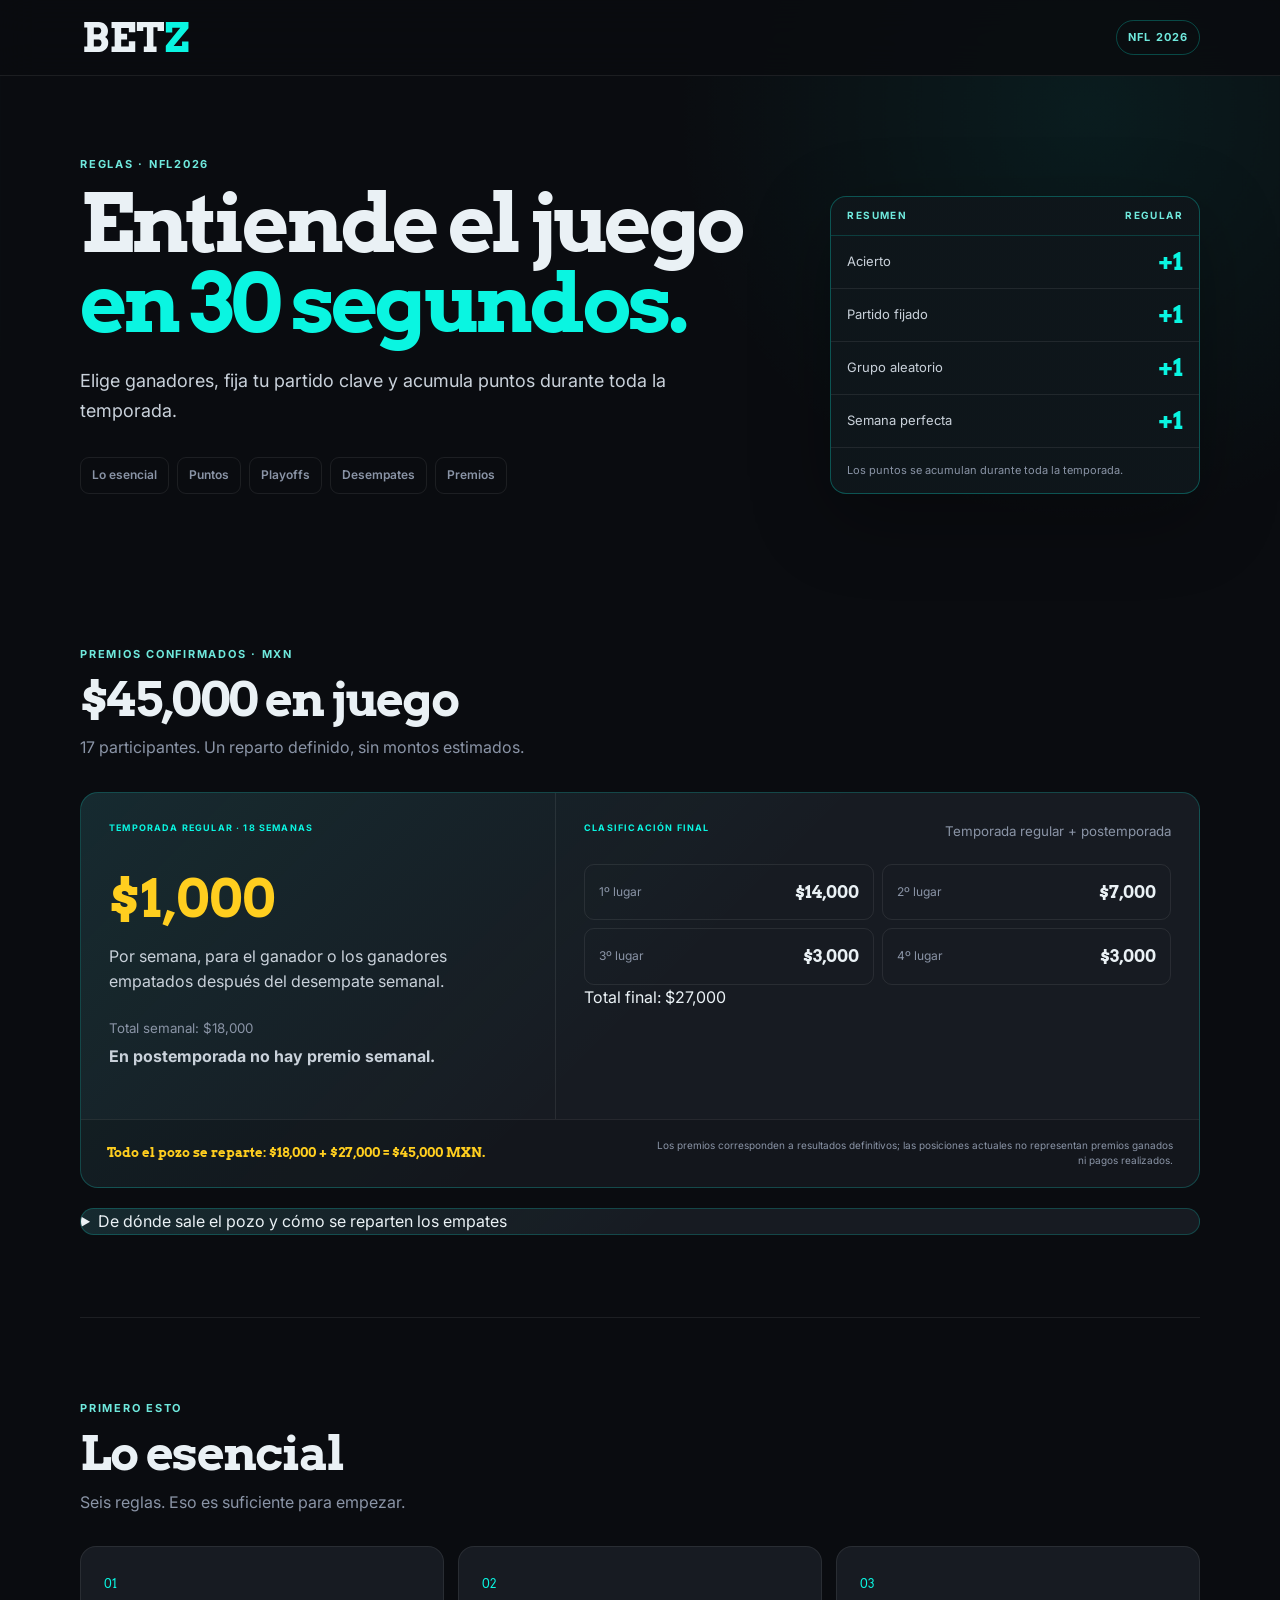
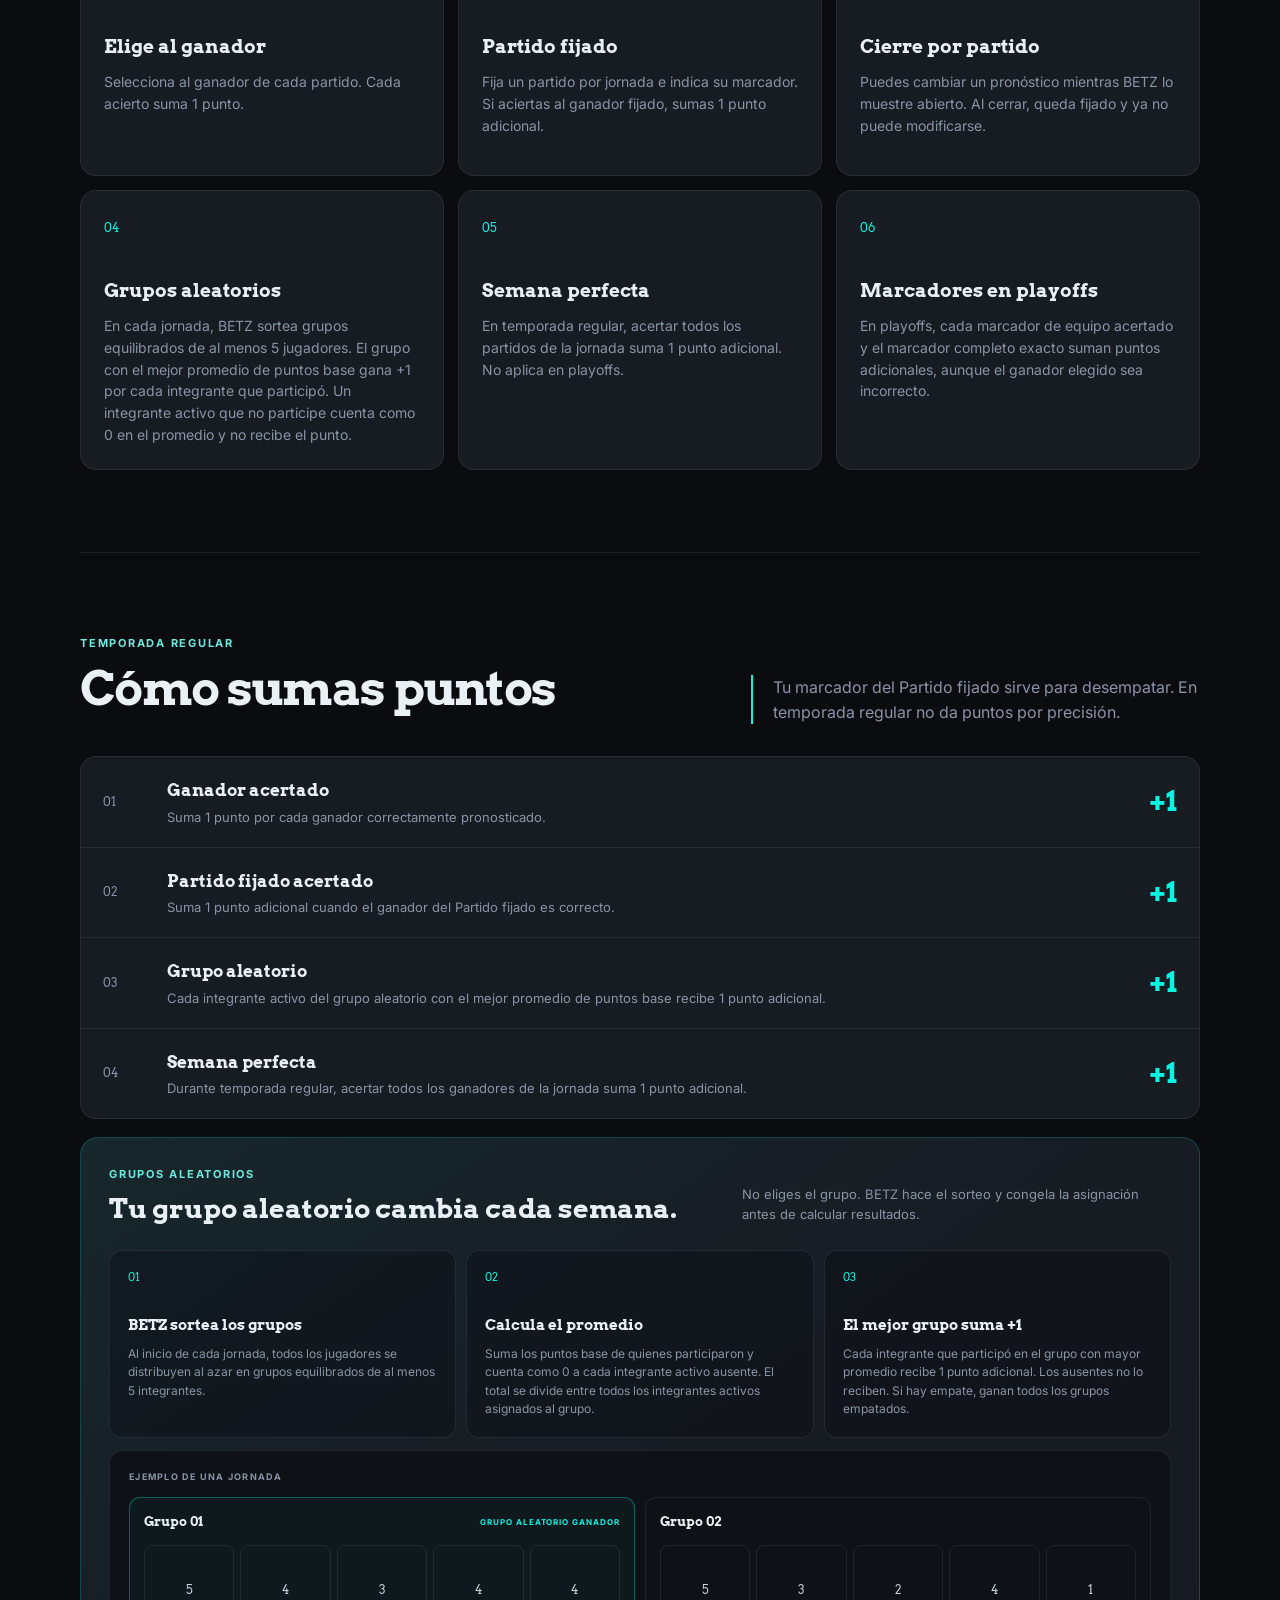
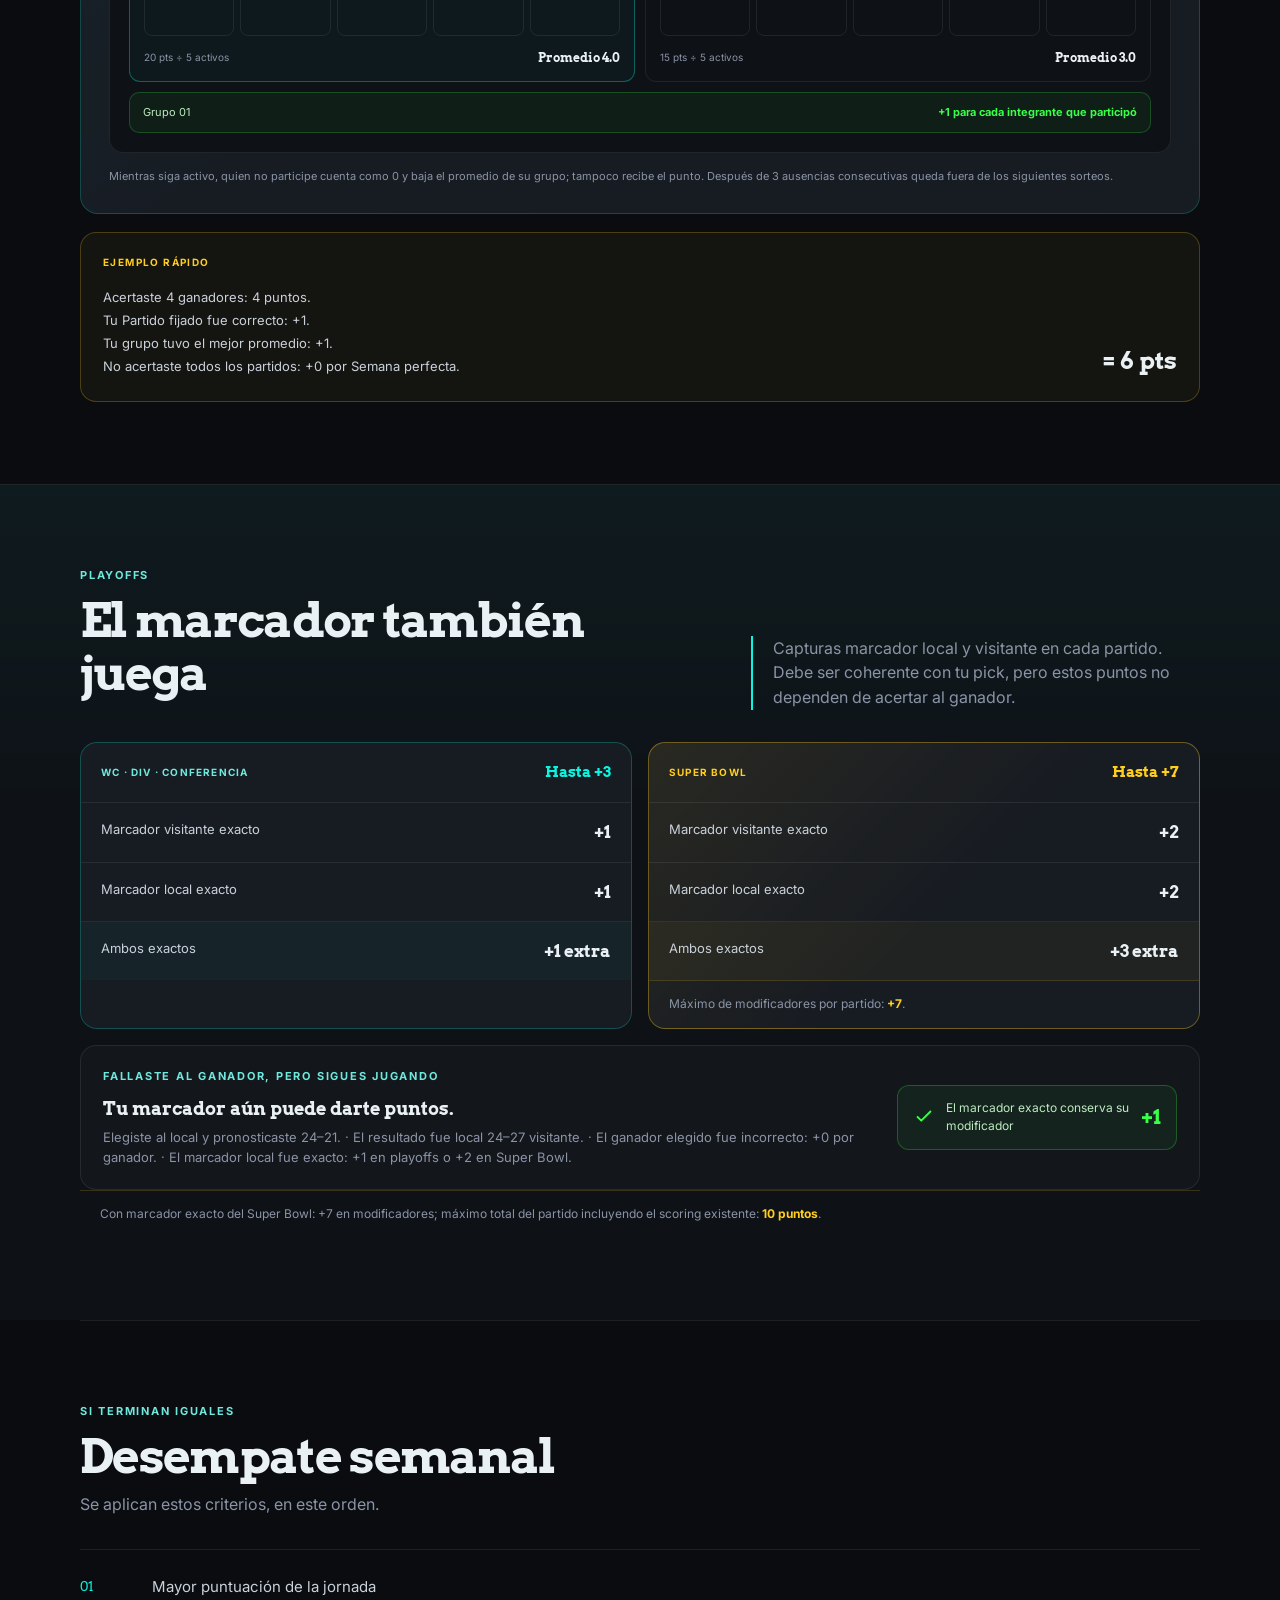
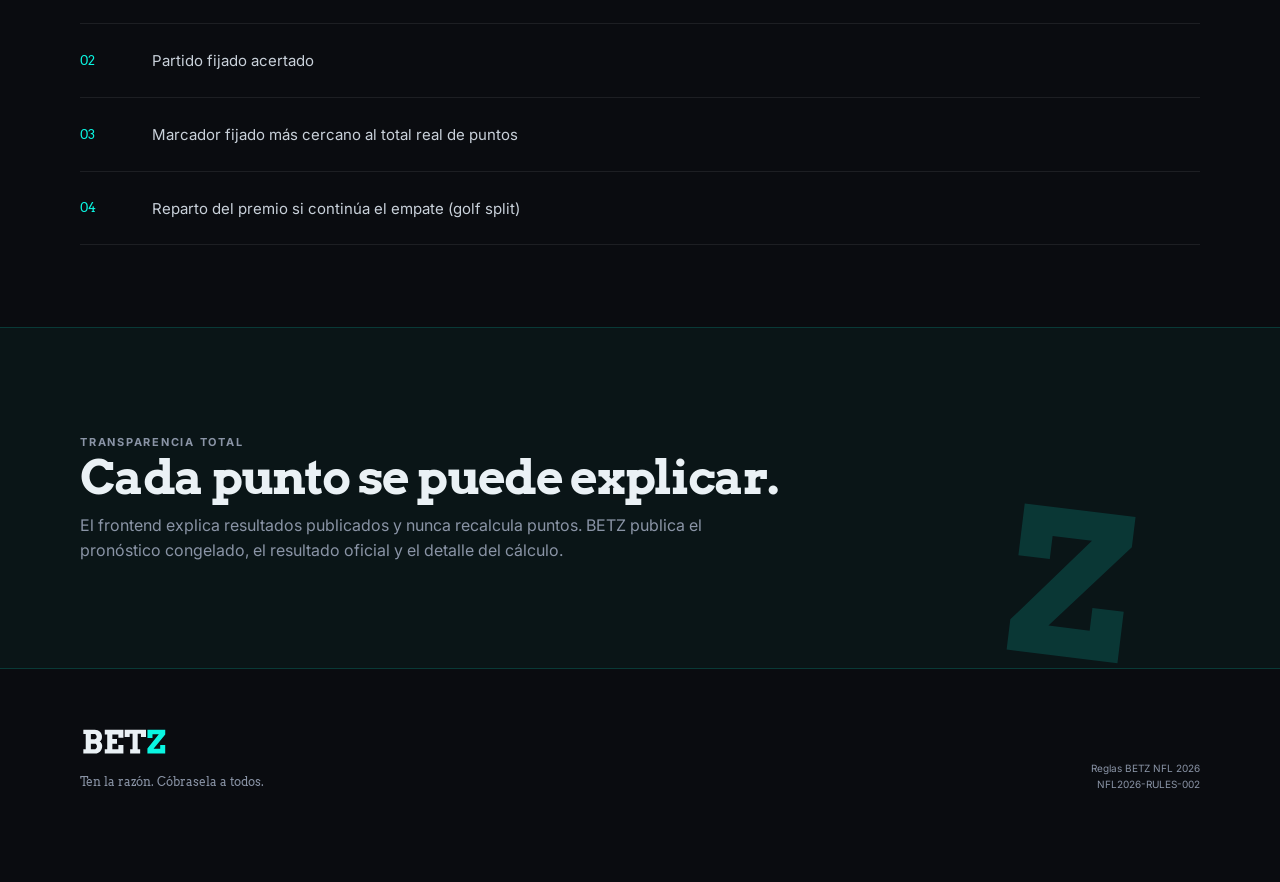
<file: reglas/index.html>
<!doctype html>
<html lang="es-MX">
  <head>
    <meta charset="utf-8">
    <meta name="viewport" content="width=device-width, initial-scale=1">
    <meta name="theme-color" content="#0a0c10">
    <meta name="description" content="Cómo pronosticar, sumar puntos y ganar en BETZ NFL 2026.">
    <title>Reglas BETZ NFL 2026</title>
    <link rel="icon" href="assets/favicon.svg" type="image/svg+xml">
    <link rel="preconnect" href="https://fonts.googleapis.com">
    <link rel="preconnect" href="https://fonts.gstatic.com" crossorigin>
    <link href="https://fonts.googleapis.com/css2?family=Arvo:wght@400;700&family=Inter:wght@400;500;600;700&display=swap" rel="stylesheet">
    <link rel="stylesheet" href="styles.css">
  </head>
  <body>
    <header class="site-header">
      <a class="brand-link" href="https://betz-app.github.io/" aria-label="Ir al inicio de BETZ">
        <img src="assets/betz-wordmark.svg" alt="BETZ" width="112" height="53">
      </a>
      <span class="season-pill">NFL 2026</span>
    </header>

    <main id="app" aria-live="polite">
      <div class="loading"><span></span>Cargando reglas…</div>
    </main>

    <noscript>
      <p class="fatal">Activa JavaScript para consultar las reglas de BETZ NFL 2026.</p>
    </noscript>

    <script src="app.js" defer></script>
  </body>
</html>
</file>
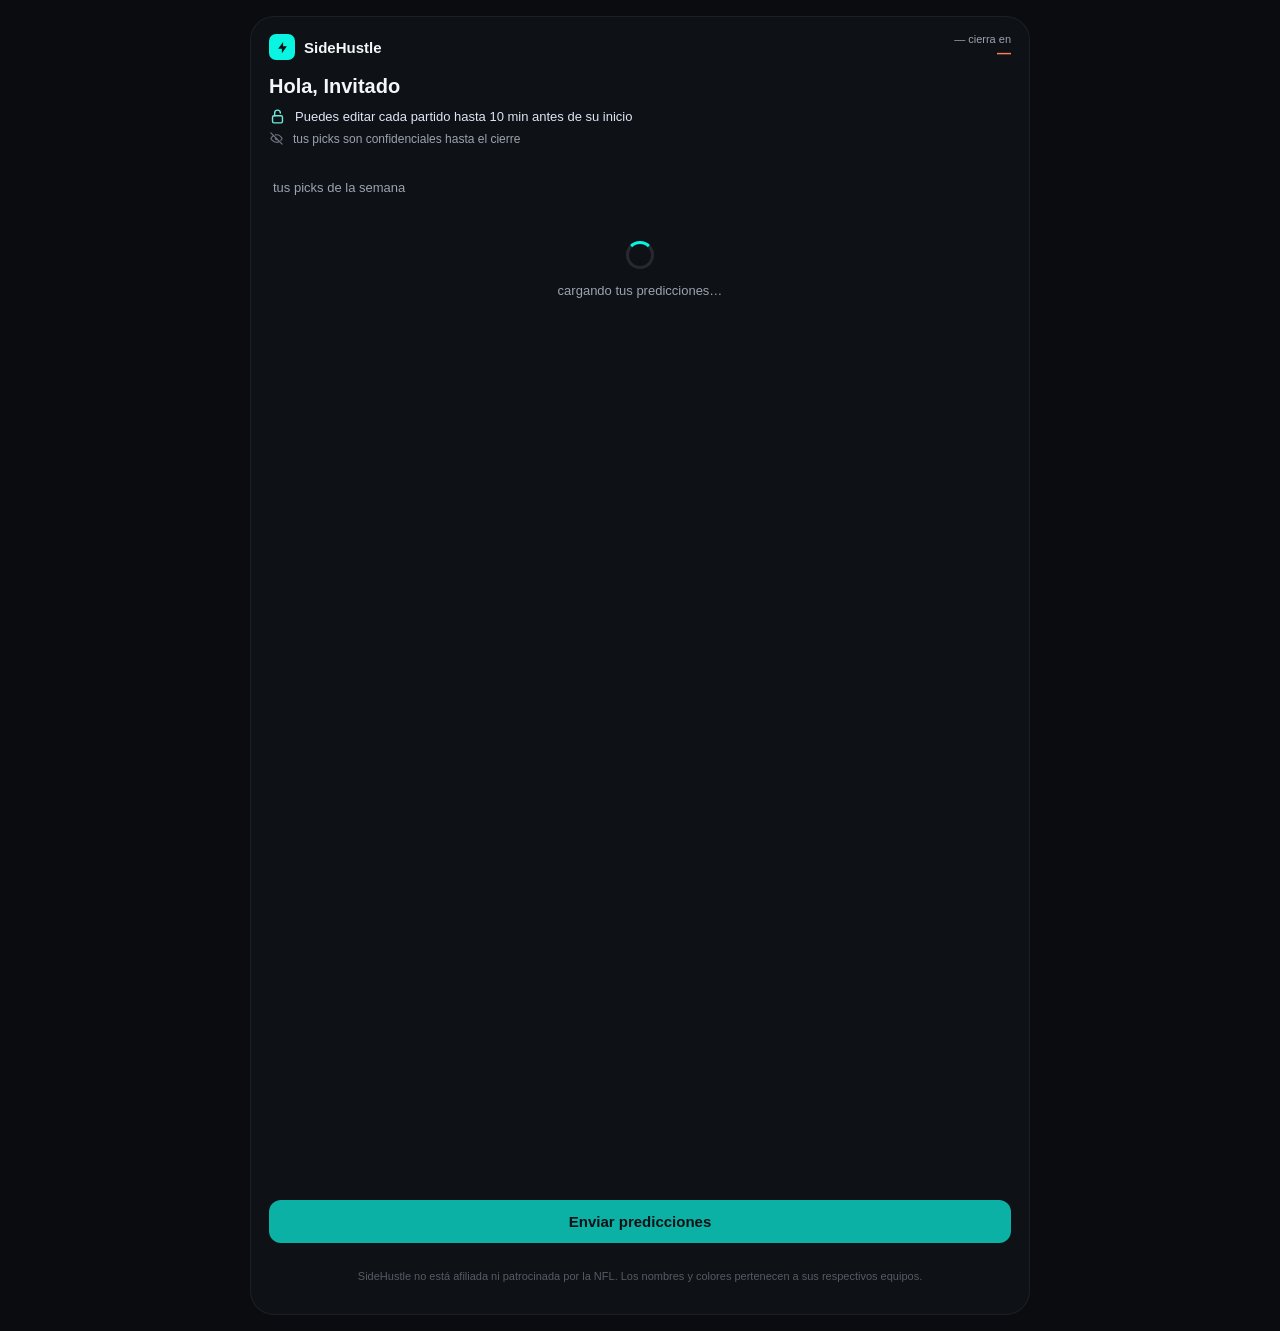
<file: predic.html>
<!DOCTYPE html>
<html lang="es">
<head>
<meta charset="utf-8">
<meta name="viewport" content="width=device-width, initial-scale=1, viewport-fit=cover">
<title>SideHustle — predicciones</title>
<link rel="preconnect" href="https://fonts.googleapis.com">
<link rel="preconnect" href="https://fonts.gstatic.com" crossorigin>
<link href="https://fonts.googleapis.com/css2?family=Graduate&display=swap" rel="stylesheet">
<style>
  :root{--bg:#0E1116;--card:#171B22;--line:rgba(255,255,255,0.06);--text:#F4F6F8;--muted:#9BA3AE;--brand:#0AF5E1;--gold:#FFCE1F;--coral:#FF7A59;--green:#38FF48;}
  *{box-sizing:border-box;}
  body{margin:0;background:#0a0c10;color:var(--text);font-family:-apple-system,BlinkMacSystemFont,"Segoe UI",Roboto,Helvetica,Arial,sans-serif;display:flex;justify-content:center;min-height:100vh;padding:16px;}
  .app{width:100%;max-width:420px;background:var(--bg);border-radius:24px;overflow:hidden;border:1px solid var(--line);align-self:flex-start;}
  .pad{padding:16px 18px;}
  .row{display:flex;align-items:center;}
  .between{justify-content:space-between;}
  .muted{color:var(--muted);}
  .count{font-size:14px;font-weight:600;color:var(--coral);font-variant-numeric:tabular-nums;}
  h1{font-size:20px;font-weight:600;margin:0 0 10px;}
  .info{display:flex;align-items:center;gap:9px;margin-bottom:6px;font-size:13px;color:#DDE6F5;}
  .info.sub{font-size:12px;color:var(--muted);}
  .mcard{background:var(--card);border:1px solid rgba(255,255,255,0.05);border-radius:14px;padding:12px;margin-bottom:10px;}
  .matchseq{margin:0 0 8px 2px;color:#7F8A9A;font-size:11px;font-weight:600;letter-spacing:.04em;text-transform:uppercase;}
  .mrow{display:flex;align-items:center;gap:8px;}
  .team{flex:1;display:flex;align-items:center;justify-content:center;gap:8px;font-size:13px;font-weight:600;color:#C3C9D2;background:var(--bg);border:1px solid rgba(255,255,255,0.07);border-radius:10px;padding:9px 6px;cursor:pointer;transition:all .15s ease;}
  .mono{display:inline-flex;align-items:center;justify-content:center;min-width:36px;padding:4px 7px;border-radius:6px;color:#fff;font-family:'Graduate',serif;font-size:12px;letter-spacing:.5px;border:1px solid rgba(255,255,255,0.18);line-height:1;}
  .vs{font-size:11px;color:#6B7280;}
  .lockbtn{width:34px;height:34px;border-radius:9px;background:var(--bg);border:1px solid rgba(255,255,255,0.07);color:#6B7280;cursor:pointer;display:flex;align-items:center;justify-content:center;flex:none;}
  .lockbtn.on{background:rgba(255,206,31,0.15);border-color:var(--gold);color:var(--gold);}
  .lockscore{display:none;grid-template-columns:1fr auto 1fr;gap:10px;align-items:start;margin-top:12px;padding-bottom:6px;}
  .lockscore.show{display:grid;}
  .scorefield{display:flex;flex-direction:column;align-items:center;gap:7px;position:relative;}
  .scorefield .sc-mono{min-width:34px;padding:3px 8px;border-radius:6px;color:#fff;font:700 12px/1 'Graduate',serif;letter-spacing:.5px;text-align:center;border:1px solid rgba(255,255,255,0.18);}
  .scorefield input{width:100%;max-width:92px;background:var(--bg);color:var(--text);border:1px solid rgba(255,255,255,0.12);border-radius:10px;padding:9px;text-align:center;font:700 24px/1 -apple-system,BlinkMacSystemFont,"Segoe UI",sans-serif;font-variant-numeric:tabular-nums;}
  .scorefield input::-webkit-outer-spin-button,.scorefield input::-webkit-inner-spin-button{-webkit-appearance:none;margin:0;}
  .scorefield input[type=number]{-moz-appearance:textfield;appearance:textfield;}
  .scorefield input:focus{outline:none;border-color:var(--gold);box-shadow:0 0 0 2px rgba(255,206,31,0.14);}
  .scorefield.won .sc-mono{box-shadow:0 0 0 2px var(--gold);}
  .scorefield.won::after{content:'\2191 tu pick';position:absolute;bottom:-14px;font:600 9px/1 -apple-system,sans-serif;color:var(--gold);text-transform:uppercase;letter-spacing:.04em;white-space:nowrap;}
  .scoredash{color:var(--muted);font-weight:700;font-size:20px;align-self:center;padding-top:25px;}
  .scorefield.err input{border-color:rgba(255,122,89,0.6);box-shadow:0 0 0 2px rgba(255,122,89,0.12);}
  .lockwarn{display:none;align-items:center;gap:5px;margin-top:14px;font-size:11px;font-weight:600;line-height:1.3;}
  .lockwarn.show{display:flex;}
  .lockwarn.bad{color:var(--coral);}
  .lockwarn.ok{color:#6FE9DD;}
  .lockcap{font-size:11px;color:#C9A24B;margin-top:8px;display:none;}
  .lockcap.show{display:block;}
  .mcard.frozen{background:#0f1218;border-color:rgba(255,255,255,0.04);}
  .mcard.frozen.sealed{position:relative;background:var(--card);border:1.5px solid rgba(111,233,221,0.5);}
  .mcard.frozen .scorefield input{background:transparent;color:#A99A6A;border-color:rgba(201,162,75,0.15);}
  .frozencap{font-size:11px;color:#9BA3AE;margin-top:8px;display:flex;align-items:center;gap:5px;}
  .group{margin-bottom:4px;}
  .ghead{display:flex;align-items:center;gap:8px;padding:9px 4px;cursor:pointer;user-select:none;}
  .ghead .glabel{font-size:13px;color:var(--muted);font-weight:600;}
  .ghead .gcount{font-size:12px;color:var(--muted);background:#171B22;border-radius:20px;padding:1px 9px;}
  .ghead:hover{background:rgba(255,255,255,0.02);border-radius:8px;}
  .ghead .chevbtn{margin-left:auto;display:inline-flex;align-items:center;justify-content:center;width:26px;height:26px;border-radius:8px;border:1px solid rgba(255,255,255,0.12);background:#171B22;color:var(--muted);font-size:16px;}
  .ghead:hover .chevbtn{background:#1d232c;color:#C3C9D2;}
  .ghead .chevbtn svg{display:block;transition:transform .2s ease;}
  .ghead.collapsed .chevbtn svg{transform:rotate(-90deg);}
  @media (min-width:760px){
    .app{max-width:780px;}
    #open-body{display:grid;grid-template-columns:1fr 1fr;gap:10px;align-items:start;}
    #open-body .mcard{margin-bottom:0;order:var(--desktop-order,0);}
  }
  .spinner{width:28px;height:28px;border-radius:50%;border:3px solid rgba(255,255,255,0.10);border-top-color:var(--brand);animation:spin .8s linear infinite;}
  @keyframes spin{to{transform:rotate(360deg);}}
  button.send{width:100%;background:var(--brand);color:#0E1116;border:none;font-size:15px;font-weight:600;padding:13px;border-radius:12px;cursor:pointer;}
  button.send:disabled{opacity:.7;cursor:default;}
  .status{display:none;margin-top:12px;border-radius:12px;padding:12px 14px;font-size:13px;line-height:1.4;}
  .stale-list{display:grid;grid-template-columns:1fr;gap:4px;margin:8px 0;padding:0;list-style:none;color:#F3CFC2;}
  .stale-list li{padding:5px 8px;border-radius:7px;background:rgba(255,255,255,0.035);break-inside:avoid;}
  @media (min-width:760px){.stale-list{display:block;column-count:2;column-gap:8px;}.stale-list li{margin-bottom:4px;}}
  .disclaimer{text-align:center;font-size:11px;color:#565B64;padding:8px 20px 18px;line-height:1.5;}
  .warn{background:rgba(255,122,89,0.12);border:1px solid rgba(255,122,89,0.35);color:#F3CFC2;font-size:12px;border-radius:10px;padding:10px 12px;margin:0 18px 10px;display:none;}
</style>
</head>
<body>
<div class="app">

  <div class="pad">
    <div class="row between" style="margin-bottom:14px;">
      <div class="row" style="gap:9px;">
        <div style="width:26px;height:26px;border-radius:7px;background:var(--brand);display:flex;align-items:center;justify-content:center;"><span data-ic="bolt" data-sz="15" data-col="#0E1116"></span></div>
        <span style="font-size:15px;font-weight:600;">SideHustle</span>
        <span id="env-badge" style="display:none;margin-left:6px;font-size:10px;font-weight:700;color:#fff;padding:2px 6px;border-radius:5px;letter-spacing:.04em;"></span>
      </div>
      <div style="text-align:right;"><div style="font-size:11px;" class="muted"><span id="next-match">—</span> cierra en</div><div id="count" class="count">—</div></div>
    </div>
    <h1 id="greeting">Hola</h1>
    <div class="info"><span data-ic="lock-open" data-sz="17" data-col="#6FE9DD"></span><span>Puedes editar cada partido hasta 10 min antes de su inicio</span></div>
    <div class="info sub"><span data-ic="eye-off" data-sz="15" data-col="#6B7280"></span><span>tus picks son confidenciales hasta el cierre</span></div>
  </div>

  <div id="cfgwarn" class="warn">Falta configurar <code>APPS_SCRIPT_URL</code> arriba del &lt;script&gt;. La página muestra el flujo pero no enviará al Sheet.</div>

  <div class="pad" style="padding-top:6px;">
    <div class="row between" style="padding:6px 4px 10px;">
      <span class="muted" style="font-size:13px;">tus picks de la semana</span>
      <span id="prog" style="font-size:13px;font-weight:600;color:var(--gold);"></span>
    </div>
    <div id="picks-skeleton" style="padding:36px 12px;display:flex;flex-direction:column;align-items:center;gap:14px;">
      <div class="spinner"></div>
      <span style="font-size:13px;color:#9BA3AE;">cargando tus predicciones…</span>
    </div>
    <div id="picks-content" style="opacity:0;transition:opacity .35s ease;">
      <div class="group" id="group-open">
        <div class="ghead" data-target="open-body"><span data-ic="lock-open" data-sz="15" data-col="#6FE9DD"></span><span class="glabel">abiertos</span><span class="gcount" id="cnt-open">0</span><span class="chevbtn"><span data-ic="chevron-down" data-sz="16"></span></span></div>
        <div class="gbody" id="open-body"></div>
      </div>
      <div class="group" id="group-closed" style="display:none;">
        <div class="ghead collapsed" data-target="closed-body"><span data-ic="lock" data-sz="15" data-col="#6B7280"></span><span class="glabel">cerrados</span><span class="gcount" id="cnt-closed">0</span><span class="chevbtn"><span data-ic="chevron-down" data-sz="16"></span></span></div>
        <div class="gbody" id="closed-body" style="display:none;"></div>
      </div>
      <p id="week-note" style="text-align:center;font-size:12px;color:#6B7280;margin:10px 0 2px;"></p>
    </div>
  </div>

  <div class="pad" style="padding-top:6px;padding-bottom:6px;">
    <button id="send" class="send">Enviar predicciones</button>
    <div id="status" class="status"></div>
  </div>
  <p class="disclaimer">SideHustle no está afiliada ni patrocinada por la NFL. Los nombres y colores pertenecen a sus respectivos equipos.</p>

</div>

<script src="betz_bootstrap.js"></script>
<script>
//--------------------------------------------------------------
// 1. Config  (por AMBIENTE vía betz-runtime.json — no editar aquí)
//--------------------------------------------------------------
// El endpoint, competition_id y period_id EFECTIVOS provienen de
// betz-runtime.json (artefacto de deployment, no versionado). Los valores de
// abajo son solo defaults de RENDER local; la captura permanece BLOQUEADA hasta
// que el handshake receiver_info (sin token) coincida exactamente con el
// ambiente declarado. Ningún endpoint queda embebido en este archivo.
var APPS_SCRIPT_URL = "";          // se resuelve desde betz-runtime.json
var COMPETITION_ID  = "NFL2026";   // default de render; runtime lo sobreescribe
var PERIOD_ID       = "REG-1";     // default de render; runtime lo sobreescribe
var TOKEN = "";
var DISPLAY_NAME = "Invitado";
var CAPTURE_READY = false;
var CAPTURE_BLOCK_REASON = "";
var ACTIVE_ENVIRONMENT = "";

document.getElementById("greeting").textContent = "Hola, " + DISPLAY_NAME;

//--------------------------------------------------------------
// 2. Bootstrap seguro (handshake de ambiente antes del token)
//--------------------------------------------------------------
function captureBlockedMessage(){
  var reasons = {
    RUNTIME_MISSING: "configuración de ambiente ausente o inválida (betz-runtime.json)",
    HANDSHAKE_UNAVAILABLE: "no se pudo verificar el ambiente del receptor",
    ENVIRONMENT_MISMATCH: "el receptor no coincide con el ambiente configurado",
    COMPETITION_MISMATCH: "la competencia del receptor no coincide",
    DEPLOYMENT_MISMATCH: "el identificador del receptor no coincide",
    PERIOD_UNSUPPORTED: "el receptor no soporta este periodo",
    URL_SANITIZATION_FAILED: "no se pudo limpiar tu enlace; recarga desde tu enlace personal",
    NO_STORED_TOKEN: "abre tu enlace personal con ?k=TU_LLAVE",
    RENDER_PERIOD_MISMATCH: "recarga: el periodo del receptor difiere del mostrado",
    BOOTSTRAP_ERROR: "captura no disponible: verifica tu configuración"
  };
  if (/^RUNTIME_FIELD_INVALID/.test(CAPTURE_BLOCK_REASON)) return reasons.RUNTIME_MISSING;
  return reasons[CAPTURE_BLOCK_REASON] || "captura no disponible: verifica tu configuración";
}
function setEnvBadge(env){
  var el = document.getElementById("env-badge");
  if (!el) return;
  if (!env){ el.style.display = "none"; return; }
  el.textContent = env;
  el.style.display = "inline-block";
  el.style.background = (env === "LAB") ? "#7A5CFF" : (env === "DEV") ? "#0FA36B" : "#2A3038";
}
function showEnvBanner(msg){ var el=document.getElementById("cfgwarn"); if (el){ el.textContent=msg; el.style.display="block"; } }
function hideEnvBanner(){ var el=document.getElementById("cfgwarn"); if (el) el.style.display="none"; }
function applyBootstrap(result){
  ACTIVE_ENVIRONMENT = result.environment || "";
  setEnvBadge(ACTIVE_ENVIRONMENT);
  if (result.display_name){ DISPLAY_NAME = result.display_name; document.getElementById("greeting").textContent = "Hola, " + DISPLAY_NAME; }
  if (result.status === "BLOCKED"){ CAPTURE_READY=false; CAPTURE_BLOCK_REASON=result.reason || "BOOTSTRAP_ERROR"; showEnvBanner(captureBlockedMessage()); return; }
  if (result.period_id !== PERIOD_ID){ CAPTURE_READY=false; CAPTURE_BLOCK_REASON="RENDER_PERIOD_MISMATCH"; showEnvBanner(captureBlockedMessage()); return; }
  APPS_SCRIPT_URL = result.apps_script_url || "";
  COMPETITION_ID = result.competition_id || COMPETITION_ID;
  PERIOD_ID = result.period_id || PERIOD_ID;
  TOKEN = result.token || "";
  if (result.status === "READY" && TOKEN){ CAPTURE_READY=true; CAPTURE_BLOCK_REASON=""; hideEnvBanner(); }
  else { CAPTURE_READY=false; CAPTURE_BLOCK_REASON=result.reason || "NO_STORED_TOKEN"; showEnvBanner(captureBlockedMessage()); }
}

//--------------------------------------------------------------
// Iconos SVG propios (sin dependencia de fuente externa)
//--------------------------------------------------------------
function icon(name, size, color){
  var paths = {
    "bolt":'<path d="M13 3l0 7l6 0l-8 11l0 -7l-6 0l8 -11z"/>',
    "lock":'<rect x="5" y="11" width="14" height="10" rx="2"/><path d="M8 11V7a4 4 0 0 1 8 0v4"/>',
    "lock-open":'<rect x="5" y="11" width="14" height="10" rx="2"/><path d="M8 11V7a4 4 0 0 1 8 0"/>',
    "eye-off":'<path d="M10.6 10.6a2 2 0 0 0 2.8 2.8"/><path d="M16.7 16.7A8.7 8.7 0 0 1 12 18c-3.6 0-6.6-2-9-6a15 15 0 0 1 4.3-4.7m2.9-1.1A9 9 0 0 1 12 6c3.6 0 6.6 2 9 6a15 15 0 0 1-2.1 2.9"/><path d="M3 3l18 18"/>',
    "star":'<path d="M12 2l2.9 6.3 6.1.9-4.5 4.4 1.1 6.4-5.6-3-5.6 3 1.1-6.4-4.5-4.4 6.1-.9z"/>',
    "chevron-down":'<path d="M6 9l6 6 6-6"/>',
    "circle-check":'<circle cx="12" cy="12" r="9"/><path d="M9 12l2 2 4-4"/>',
    "alert-triangle":'<path d="M12 9v4"/><path d="M10.4 3.6 2.3 17a1.5 1.5 0 0 0 1.3 2.3h16.8a1.5 1.5 0 0 0 1.3-2.3L13.6 3.6a1.5 1.5 0 0 0-2.6 0z"/><path d="M12 17h.01"/>',
    "snowflake":'<path d="M12 3v18"/><path d="M4.2 7.5l15.6 9"/><path d="M19.8 7.5l-15.6 9"/><path d="M9.5 5.5 12 3l2.5 2.5"/><path d="M14.5 18.5 12 21l-2.5-2.5"/><path d="M6.2 12l-3-1M17.8 12l3 1"/>',
    "pin":'<path d="M12 17v5"/><path d="M9 10.76a2 2 0 0 1-1.11 1.79l-1.78.9A2 2 0 0 0 5 15.24V16a1 1 0 0 0 1 1h12a1 1 0 0 0 1-1v-.76a2 2 0 0 0-1.11-1.79l-1.78-.9A2 2 0 0 1 15 10.76V7a1 1 0 0 1 1-1 2 2 0 0 0 0-4H8a2 2 0 0 0 0 4 1 1 0 0 1 1 1z"/>'
  };
  var solid = (name === "bolt" || name === "star");
  return '<svg width="' + size + '" height="' + size + '" viewBox="0 0 24 24" fill="' + (solid ? "currentColor" : "none") + '" stroke="' + (solid ? "none" : "currentColor") + '" stroke-width="2" stroke-linecap="round" stroke-linejoin="round" style="' + (color ? "color:" + color + ";" : "") + 'display:inline-block;vertical-align:middle;">' + (paths[name] || "") + '</svg>';
}
document.querySelectorAll("[data-ic]").forEach(function(el){
  el.innerHTML = icon(el.getAttribute("data-ic"), Number(el.getAttribute("data-sz")) || 16, el.getAttribute("data-col") || "");
});

//--------------------------------------------------------------
// 3. Deadline (display para la prueba)
//--------------------------------------------------------------
function pad(n){ return n < 10 ? "0"+n : ""+n; }
var matchFreeze = {};  // match_id -> Date(freeze_at), poblado por load_latest (matches[])
function fmtCountdown(ms){ if (ms < 0) ms = 0; var D=Math.floor(ms/86400000),H=Math.floor(ms%86400000/3600000),M=Math.floor(ms%3600000/60000),S=Math.floor(ms%60000/1000); return (D>0? D+"d ":"")+pad(H)+":"+pad(M)+":"+pad(S); }
function periodLabel(pid){ var m=/^REG-(\d+)$/.exec(pid); if (m) return "Semana "+m[1]; return {WC:"Wild Card",DIV:"Divisional",CC:"Final de Conferencia",SB:"Super Bowl"}[pid] || pid; }
function nextFreeze(){ var now=Date.now(), best=null; PERIOD_MATCHES.forEach(function(m){ var f=matchFreeze[m.m]; if (f && f.getTime()>now && (!best || f.getTime()<best.f)) best={f:f.getTime(), m:m}; }); return best; }
function tickHeader(){
  if (!Object.keys(matchFreeze).length) return;           // aún sin datos del receptor
  var now=Date.now(), moved=false;
  PERIOD_MATCHES.forEach(function(m){ var f=matchFreeze[m.m]; if (f && f.getTime()<=now){ var c=cardByMatch(m.m); if (c && !c.classList.contains("frozen")){ markFrozen(c); moved=true; } } });
  if (moved){ organizeGroups(); prog(); }
  var nm=document.getElementById("next-match"), cnt=document.getElementById("count"), nf=nextFreeze();
  if (!nf){ nm.textContent="jornada"; cnt.textContent="cerrada"; return; }
  var h=TEAMS[nf.m.h]||{a:nf.m.h}, a=TEAMS[nf.m.a]||{a:nf.m.a};
  nm.textContent = h.a + " vs " + a.a;
  cnt.textContent = fmtCountdown(nf.f - now);
}
setInterval(tickHeader, 1000);

//--------------------------------------------------------------
// 4. Partidos de la semana (prueba)
//--------------------------------------------------------------
// Fixture real NFL2026 (equipos + sort_order de competition_context.json / Match Catalog;
// colores del provider). En producción esto se obtiene de competition_context + manifest, no embebido.
var TEAMS={"ARI":{"a":"ARI","n":"Cardinals","c":"#a40227"},"ATL":{"a":"ATL","n":"Falcons","c":"#a71930"},"BAL":{"a":"BAL","n":"Ravens","c":"#29126f"},"BUF":{"a":"BUF","n":"Bills","c":"#00338d"},"CAR":{"a":"CAR","n":"Panthers","c":"#0085ca"},"CHI":{"a":"CHI","n":"Bears","c":"#0b1c3a"},"CIN":{"a":"CIN","n":"Bengals","c":"#fb4f14"},"CLE":{"a":"CLE","n":"Browns","c":"#472a08"},"DAL":{"a":"DAL","n":"Cowboys","c":"#002a5c"},"DEN":{"a":"DEN","n":"Broncos","c":"#0a2343"},"DET":{"a":"DET","n":"Lions","c":"#0076b6"},"GB":{"a":"GB","n":"Packers","c":"#204e32"},"HOU":{"a":"HOU","n":"Texans","c":"#00143f"},"IND":{"a":"IND","n":"Colts","c":"#003b75"},"JAX":{"a":"JAX","n":"Jaguars","c":"#007487"},"KC":{"a":"KC","n":"Chiefs","c":"#e31837"},"LAC":{"a":"LAC","n":"Chargers","c":"#0080c6"},"LAR":{"a":"LAR","n":"Rams","c":"#003594"},"LV":{"a":"LV","n":"Raiders","c":"#000000"},"MIA":{"a":"MIA","n":"Dolphins","c":"#008e97"},"MIN":{"a":"MIN","n":"Vikings","c":"#4f2683"},"NE":{"a":"NE","n":"Patriots","c":"#002a5c"},"NO":{"a":"NO","n":"Saints","c":"#d3bc8d"},"NYG":{"a":"NYG","n":"Giants","c":"#003c7f"},"NYJ":{"a":"NYJ","n":"Jets","c":"#115740"},"PHI":{"a":"PHI","n":"Eagles","c":"#06424d"},"PIT":{"a":"PIT","n":"Steelers","c":"#000000"},"SEA":{"a":"SEA","n":"Seahawks","c":"#002a5c"},"SF":{"a":"SF","n":"49ers","c":"#aa0000"},"TB":{"a":"TB","n":"Buccaneers","c":"#bd1c36"},"TEN":{"a":"TEN","n":"Titans","c":"#4b92db"},"WSH":{"a":"WSH","n":"Commanders","c":"#5a1414"}};
var FIXTURE={"REG-1":[{"m":"REG001","so":1,"h":"SEA","a":"NE"},{"m":"REG002","so":2,"h":"LAR","a":"SF"},{"m":"REG003","so":3,"h":"PIT","a":"ATL"},{"m":"REG004","so":4,"h":"IND","a":"BAL"},{"m":"REG005","so":5,"h":"HOU","a":"BUF"},{"m":"REG006","so":6,"h":"CAR","a":"CHI"},{"m":"REG007","so":7,"h":"JAX","a":"CLE"},{"m":"REG008","so":8,"h":"DET","a":"NO"},{"m":"REG009","so":9,"h":"TEN","a":"NYJ"},{"m":"REG010","so":10,"h":"CIN","a":"TB"},{"m":"REG011","so":11,"h":"LAC","a":"ARI"},{"m":"REG012","so":12,"h":"MIN","a":"GB"},{"m":"REG013","so":13,"h":"LV","a":"MIA"},{"m":"REG014","so":14,"h":"PHI","a":"WSH"},{"m":"REG015","so":15,"h":"NYG","a":"DAL"},{"m":"REG016","so":16,"h":"KC","a":"DEN"}],"REG-2":[{"m":"REG017","so":17,"h":"BUF","a":"DET"},{"m":"REG018","so":18,"h":"ATL","a":"CAR"},{"m":"REG019","so":19,"h":"BAL","a":"NO"},{"m":"REG020","so":20,"h":"CHI","a":"MIN"},{"m":"REG021","so":21,"h":"HOU","a":"CIN"},{"m":"REG022","so":22,"h":"NE","a":"PIT"},{"m":"REG023","so":23,"h":"NYJ","a":"GB"},{"m":"REG024","so":24,"h":"TB","a":"CLE"},{"m":"REG025","so":25,"h":"TEN","a":"PHI"},{"m":"REG026","so":26,"h":"DEN","a":"JAX"},{"m":"REG027","so":27,"h":"LAC","a":"LV"},{"m":"REG028","so":28,"h":"ARI","a":"SEA"},{"m":"REG029","so":29,"h":"DAL","a":"WSH"},{"m":"REG030","so":30,"h":"SF","a":"MIA"},{"m":"REG031","so":31,"h":"KC","a":"IND"},{"m":"REG032","so":32,"h":"LAR","a":"NYG"}],"REG-3":[{"m":"REG033","so":33,"h":"GB","a":"ATL"},{"m":"REG034","so":34,"h":"BUF","a":"LAC"},{"m":"REG035","so":35,"h":"CLE","a":"CAR"},{"m":"REG036","so":36,"h":"DET","a":"NYJ"},{"m":"REG037","so":37,"h":"IND","a":"HOU"},{"m":"REG038","so":38,"h":"JAX","a":"NE"},{"m":"REG039","so":39,"h":"MIA","a":"KC"},{"m":"REG040","so":40,"h":"NYG","a":"TEN"},{"m":"REG041","so":41,"h":"PIT","a":"CIN"},{"m":"REG042","so":42,"h":"WSH","a":"SEA"},{"m":"REG043","so":43,"h":"SF","a":"ARI"},{"m":"REG044","so":44,"h":"TB","a":"MIN"},{"m":"REG045","so":45,"h":"NO","a":"LV"},{"m":"REG046","so":46,"h":"DAL","a":"BAL"},{"m":"REG047","so":47,"h":"DEN","a":"LAR"},{"m":"REG048","so":48,"h":"CHI","a":"PHI"}],"REG-4":[{"m":"REG049","so":49,"h":"CLE","a":"PIT"},{"m":"REG050","so":50,"h":"WSH","a":"IND"},{"m":"REG051","so":51,"h":"BAL","a":"TEN"},{"m":"REG052","so":52,"h":"BUF","a":"NE"},{"m":"REG053","so":53,"h":"CHI","a":"NYJ"},{"m":"REG054","so":54,"h":"CIN","a":"JAX"},{"m":"REG055","so":55,"h":"HOU","a":"DAL"},{"m":"REG056","so":56,"h":"NYG","a":"ARI"},{"m":"REG057","so":57,"h":"PHI","a":"LAR"},{"m":"REG058","so":58,"h":"TB","a":"GB"},{"m":"REG059","so":59,"h":"MIN","a":"MIA"},{"m":"REG060","so":60,"h":"LV","a":"KC"},{"m":"REG061","so":61,"h":"SEA","a":"LAC"},{"m":"REG062","so":62,"h":"SF","a":"DEN"},{"m":"REG063","so":63,"h":"CAR","a":"DET"},{"m":"REG064","so":64,"h":"NO","a":"ATL"}],"REG-5":[{"m":"REG065","so":65,"h":"DAL","a":"TB"},{"m":"REG066","so":66,"h":"JAX","a":"PHI"},{"m":"REG067","so":67,"h":"MIA","a":"CIN"},{"m":"REG068","so":68,"h":"NE","a":"LV"},{"m":"REG069","so":69,"h":"NO","a":"MIN"},{"m":"REG070","so":70,"h":"NYJ","a":"CLE"},{"m":"REG071","so":71,"h":"PIT","a":"IND"},{"m":"REG072","so":72,"h":"TEN","a":"HOU"},{"m":"REG073","so":73,"h":"WSH","a":"NYG"},{"m":"REG074","so":74,"h":"LAC","a":"DEN"},{"m":"REG075","so":75,"h":"ARI","a":"DET"},{"m":"REG076","so":76,"h":"GB","a":"CHI"},{"m":"REG077","so":77,"h":"SEA","a":"SF"},{"m":"REG078","so":78,"h":"ATL","a":"BAL"},{"m":"REG079","so":79,"h":"LAR","a":"BUF"}],"REG-6":[{"m":"REG080","so":80,"h":"DEN","a":"SEA"},{"m":"REG081","so":81,"h":"JAX","a":"HOU"},{"m":"REG082","so":82,"h":"ATL","a":"CHI"},{"m":"REG083","so":83,"h":"CLE","a":"BAL"},{"m":"REG084","so":84,"h":"IND","a":"TEN"},{"m":"REG085","so":85,"h":"NE","a":"NYJ"},{"m":"REG086","so":86,"h":"NYG","a":"NO"},{"m":"REG087","so":87,"h":"PHI","a":"CAR"},{"m":"REG088","so":88,"h":"TB","a":"PIT"},{"m":"REG089","so":89,"h":"LAR","a":"ARI"},{"m":"REG090","so":90,"h":"KC","a":"LAC"},{"m":"REG091","so":91,"h":"LV","a":"BUF"},{"m":"REG092","so":92,"h":"GB","a":"DAL"},{"m":"REG093","so":93,"h":"SF","a":"WSH"}],"REG-7":[{"m":"REG094","so":94,"h":"CHI","a":"NE"},{"m":"REG095","so":95,"h":"NO","a":"PIT"},{"m":"REG096","so":96,"h":"ATL","a":"SF"},{"m":"REG097","so":97,"h":"BAL","a":"CIN"},{"m":"REG098","so":98,"h":"CAR","a":"TB"},{"m":"REG099","so":99,"h":"HOU","a":"NYG"},{"m":"REG100","so":100,"h":"MIN","a":"IND"},{"m":"REG101","so":101,"h":"NYJ","a":"MIA"},{"m":"REG102","so":102,"h":"TEN","a":"CLE"},{"m":"REG103","so":103,"h":"ARI","a":"DEN"},{"m":"REG104","so":104,"h":"DET","a":"GB"},{"m":"REG105","so":105,"h":"LV","a":"LAR"},{"m":"REG106","so":106,"h":"SEA","a":"KC"},{"m":"REG107","so":107,"h":"PHI","a":"DAL"}],"REG-8":[{"m":"REG108","so":108,"h":"GB","a":"CAR"},{"m":"REG109","so":109,"h":"BUF","a":"BAL"},{"m":"REG110","so":110,"h":"CIN","a":"TEN"},{"m":"REG111","so":111,"h":"DAL","a":"ARI"},{"m":"REG112","so":112,"h":"DET","a":"MIN"},{"m":"REG113","so":113,"h":"JAX","a":"IND"},{"m":"REG114","so":114,"h":"NYJ","a":"LV"},{"m":"REG115","so":115,"h":"PIT","a":"CLE"},{"m":"REG116","so":116,"h":"TB","a":"ATL"},{"m":"REG117","so":117,"h":"LAR","a":"LAC"},{"m":"REG118","so":118,"h":"DEN","a":"KC"},{"m":"REG119","so":119,"h":"MIA","a":"NE"},{"m":"REG120","so":120,"h":"WSH","a":"PHI"},{"m":"REG121","so":121,"h":"SEA","a":"CHI"}],"REG-9":[{"m":"REG122","so":122,"h":"BAL","a":"JAX"},{"m":"REG123","so":123,"h":"ATL","a":"CIN"},{"m":"REG124","so":124,"h":"CAR","a":"DEN"},{"m":"REG125","so":125,"h":"IND","a":"DAL"},{"m":"REG126","so":126,"h":"KC","a":"NYJ"},{"m":"REG127","so":127,"h":"MIA","a":"DET"},{"m":"REG128","so":128,"h":"NO","a":"CLE"},{"m":"REG129","so":129,"h":"PHI","a":"NYG"},{"m":"REG130","so":130,"h":"WSH","a":"LAR"},{"m":"REG131","so":131,"h":"LAC","a":"HOU"},{"m":"REG132","so":132,"h":"SF","a":"LV"},{"m":"REG133","so":133,"h":"NE","a":"GB"},{"m":"REG134","so":134,"h":"SEA","a":"ARI"},{"m":"REG135","so":135,"h":"CHI","a":"TB"},{"m":"REG136","so":136,"h":"MIN","a":"BUF"}],"REG-10":[{"m":"REG137","so":137,"h":"NYG","a":"WSH"},{"m":"REG138","so":138,"h":"DET","a":"NE"},{"m":"REG139","so":139,"h":"ATL","a":"KC"},{"m":"REG140","so":140,"h":"CLE","a":"HOU"},{"m":"REG141","so":141,"h":"GB","a":"MIN"},{"m":"REG142","so":142,"h":"IND","a":"MIA"},{"m":"REG143","so":143,"h":"NO","a":"CAR"},{"m":"REG144","so":144,"h":"NYJ","a":"BUF"},{"m":"REG145","so":145,"h":"TEN","a":"JAX"},{"m":"REG146","so":146,"h":"ARI","a":"LAR"},{"m":"REG147","so":147,"h":"LV","a":"SEA"},{"m":"REG148","so":148,"h":"DAL","a":"SF"},{"m":"REG149","so":149,"h":"CIN","a":"PIT"},{"m":"REG150","so":150,"h":"BAL","a":"LAC"}],"REG-11":[{"m":"REG151","so":151,"h":"HOU","a":"IND"},{"m":"REG152","so":152,"h":"BUF","a":"MIA"},{"m":"REG153","so":153,"h":"CAR","a":"BAL"},{"m":"REG154","so":154,"h":"CHI","a":"NO"},{"m":"REG155","so":155,"h":"DAL","a":"TEN"},{"m":"REG156","so":156,"h":"DET","a":"TB"},{"m":"REG157","so":157,"h":"KC","a":"ARI"},{"m":"REG158","so":158,"h":"NYG","a":"JAX"},{"m":"REG159","so":159,"h":"LAC","a":"NYJ"},{"m":"REG160","so":160,"h":"DEN","a":"LV"},{"m":"REG161","so":161,"h":"PHI","a":"PIT"},{"m":"REG162","so":162,"h":"SF","a":"MIN"},{"m":"REG163","so":163,"h":"WSH","a":"CIN"}],"REG-12":[{"m":"REG164","so":164,"h":"LAR","a":"GB"},{"m":"REG165","so":165,"h":"DET","a":"CHI"},{"m":"REG166","so":166,"h":"DAL","a":"PHI"},{"m":"REG167","so":167,"h":"BUF","a":"KC"},{"m":"REG168","so":168,"h":"PIT","a":"DEN"},{"m":"REG169","so":169,"h":"CIN","a":"NO"},{"m":"REG170","so":170,"h":"CLE","a":"LV"},{"m":"REG171","so":171,"h":"HOU","a":"BAL"},{"m":"REG172","so":172,"h":"IND","a":"NYG"},{"m":"REG173","so":173,"h":"MIA","a":"NYJ"},{"m":"REG174","so":174,"h":"MIN","a":"ATL"},{"m":"REG175","so":175,"h":"JAX","a":"TEN"},{"m":"REG176","so":176,"h":"ARI","a":"WSH"},{"m":"REG177","so":177,"h":"SF","a":"SEA"},{"m":"REG178","so":178,"h":"LAC","a":"NE"},{"m":"REG179","so":179,"h":"TB","a":"CAR"}],"REG-13":[{"m":"REG180","so":180,"h":"LAR","a":"KC"},{"m":"REG181","so":181,"h":"ATL","a":"DET"},{"m":"REG182","so":182,"h":"CHI","a":"JAX"},{"m":"REG183","so":183,"h":"CLE","a":"CIN"},{"m":"REG184","so":184,"h":"NO","a":"GB"},{"m":"REG185","so":185,"h":"NYG","a":"SF"},{"m":"REG186","so":186,"h":"TB","a":"LAC"},{"m":"REG187","so":187,"h":"TEN","a":"WSH"},{"m":"REG188","so":188,"h":"ARI","a":"PHI"},{"m":"REG189","so":189,"h":"DEN","a":"MIA"},{"m":"REG190","so":190,"h":"MIN","a":"CAR"},{"m":"REG191","so":191,"h":"NE","a":"BUF"},{"m":"REG192","so":192,"h":"PIT","a":"HOU"},{"m":"REG193","so":193,"h":"SEA","a":"DAL"}],"REG-14":[{"m":"REG194","so":194,"h":"NE","a":"MIN"},{"m":"REG195","so":195,"h":"BAL","a":"TB"},{"m":"REG196","so":196,"h":"CAR","a":"NO"},{"m":"REG197","so":197,"h":"CLE","a":"ATL"},{"m":"REG198","so":198,"h":"DET","a":"TEN"},{"m":"REG199","so":199,"h":"MIA","a":"CHI"},{"m":"REG200","so":200,"h":"NYJ","a":"DEN"},{"m":"REG201","so":201,"h":"PHI","a":"IND"},{"m":"REG202","so":202,"h":"WSH","a":"HOU"},{"m":"REG203","so":203,"h":"LV","a":"LAC"},{"m":"REG204","so":204,"h":"CIN","a":"KC"},{"m":"REG205","so":205,"h":"SEA","a":"NYG"},{"m":"REG206","so":206,"h":"SF","a":"LAR"},{"m":"REG207","so":207,"h":"GB","a":"BUF"},{"m":"REG208","so":208,"h":"JAX","a":"PIT"}],"REG-15":[{"m":"REG209","so":209,"h":"LAC","a":"SF"},{"m":"REG210","so":210,"h":"PHI","a":"SEA"},{"m":"REG211","so":211,"h":"BUF","a":"CHI"},{"m":"REG212","so":212,"h":"CAR","a":"CIN"},{"m":"REG213","so":213,"h":"GB","a":"MIA"},{"m":"REG214","so":214,"h":"HOU","a":"JAX"},{"m":"REG215","so":215,"h":"NYG","a":"CLE"},{"m":"REG216","so":216,"h":"PIT","a":"BAL"},{"m":"REG217","so":217,"h":"TB","a":"NO"},{"m":"REG218","so":218,"h":"TEN","a":"IND"},{"m":"REG219","so":219,"h":"WSH","a":"ATL"},{"m":"REG220","so":220,"h":"ARI","a":"NYJ"},{"m":"REG221","so":221,"h":"LAR","a":"DAL"},{"m":"REG222","so":222,"h":"LV","a":"DEN"},{"m":"REG223","so":223,"h":"MIN","a":"DET"},{"m":"REG224","so":224,"h":"KC","a":"NE"}],"REG-16":[{"m":"REG225","so":225,"h":"PHI","a":"HOU"},{"m":"REG226","so":226,"h":"CHI","a":"GB"},{"m":"REG227","so":227,"h":"DEN","a":"BUF"},{"m":"REG228","so":228,"h":"SEA","a":"LAR"},{"m":"REG229","so":229,"h":"BAL","a":"CLE"},{"m":"REG230","so":230,"h":"MIA","a":"LAC"},{"m":"REG231","so":231,"h":"NO","a":"ARI"},{"m":"REG232","so":232,"h":"NYJ","a":"NE"},{"m":"REG233","so":233,"h":"LV","a":"TEN"},{"m":"REG234","so":234,"h":"KC","a":"SF"},{"m":"REG235","so":235,"h":"DAL","a":"JAX"},{"m":"REG236","so":236,"h":"DET","a":"NYG"},{"m":"REG237","so":237,"h":"ATL","a":"TB"},{"m":"REG238","so":238,"h":"IND","a":"CIN"},{"m":"REG239","so":239,"h":"MIN","a":"WSH"},{"m":"REG240","so":240,"h":"PIT","a":"CAR"}],"REG-17":[{"m":"REG241","so":241,"h":"CIN","a":"BAL"},{"m":"REG242","so":242,"h":"ATL","a":"NO"},{"m":"REG243","so":243,"h":"CAR","a":"SEA"},{"m":"REG244","so":244,"h":"CLE","a":"IND"},{"m":"REG245","so":245,"h":"DAL","a":"NYG"},{"m":"REG246","so":246,"h":"MIA","a":"BUF"},{"m":"REG247","so":247,"h":"NYJ","a":"MIN"},{"m":"REG248","so":248,"h":"TEN","a":"PIT"},{"m":"REG249","so":249,"h":"ARI","a":"LV"},{"m":"REG250","so":250,"h":"CHI","a":"DET"},{"m":"REG251","so":251,"h":"SF","a":"PHI"},{"m":"REG252","so":252,"h":"GB","a":"HOU"},{"m":"REG253","so":253,"h":"JAX","a":"WSH"},{"m":"REG254","so":254,"h":"LAC","a":"KC"},{"m":"REG255","so":255,"h":"NE","a":"DEN"},{"m":"REG256","so":256,"h":"TB","a":"LAR"}],"REG-18":[{"m":"REG257","so":257,"h":"ARI","a":"SF"},{"m":"REG258","so":258,"h":"BAL","a":"PIT"},{"m":"REG259","so":259,"h":"BUF","a":"NYJ"},{"m":"REG260","so":260,"h":"CAR","a":"ATL"},{"m":"REG261","so":261,"h":"CIN","a":"CLE"},{"m":"REG262","so":262,"h":"DEN","a":"LAC"},{"m":"REG263","so":263,"h":"GB","a":"DET"},{"m":"REG264","so":264,"h":"HOU","a":"TEN"},{"m":"REG265","so":265,"h":"IND","a":"JAX"},{"m":"REG266","so":266,"h":"KC","a":"LV"},{"m":"REG267","so":267,"h":"LAR","a":"SEA"},{"m":"REG268","so":268,"h":"MIN","a":"CHI"},{"m":"REG269","so":269,"h":"NE","a":"MIA"},{"m":"REG270","so":270,"h":"NO","a":"TB"},{"m":"REG271","so":271,"h":"NYG","a":"PHI"},{"m":"REG272","so":272,"h":"WSH","a":"DAL"}],"WC":[{"m":"WC01","so":273,"h":"TBD","a":"TBD"},{"m":"WC02","so":274,"h":"TBD","a":"TBD"},{"m":"WC03","so":275,"h":"TBD","a":"TBD"},{"m":"WC04","so":276,"h":"TBD","a":"TBD"},{"m":"WC05","so":277,"h":"TBD","a":"TBD"},{"m":"WC06","so":278,"h":"TBD","a":"TBD"}],"DIV":[{"m":"DIV01","so":279,"h":"TBD","a":"TBD"},{"m":"DIV02","so":280,"h":"TBD","a":"TBD"},{"m":"DIV03","so":281,"h":"TBD","a":"TBD"},{"m":"DIV04","so":282,"h":"TBD","a":"TBD"}],"CC":[{"m":"CC01","so":283,"h":"TBD","a":"TBD"},{"m":"CC02","so":284,"h":"TBD","a":"TBD"}],"SB":[{"m":"SB01","so":285,"h":"TBD","a":"TBD"}]};
var PERIOD_MATCHES = FIXTURE[PERIOD_ID] || [];
function pill(teamId, side){
  var t = TEAMS[teamId] || { a: teamId, n: teamId, c: "#2A3038" };
  return '<div class="team" data-c="'+t.c+'" data-pick="'+side+'"><span class="mono" data-c="'+t.c+'" style="background:'+t.c+';">'+t.a+'</span><span>'+t.n+'</span></div>';
}
function cardEl(m, periodIndex){
  return '<div class="mcard" data-mid="'+m.m+'" data-so="'+m.so+'">'
    + '<div class="matchseq">Partido '+periodIndex+' de '+PERIOD_MATCHES.length+'</div>'
    + '<div class="mrow">'+pill(m.h,"H")+'<span class="vs">vs</span>'+pill(m.a,"A")+'<button class="lockbtn" aria-label="Fijar partido">'+icon("pin",17,"")+'</button></div>'
    + '<div class="lockcap">tu partido fijado · pronostica el marcador exacto (tu equipo debe quedar arriba)</div>'
    + '<div class="lockscore"><label class="scorefield" data-side="H"><span class="sc-mono" style="background:'+TEAMS[m.h].c+';">'+TEAMS[m.h].a+'</span><input type="number" inputmode="numeric" min="0" step="1" data-score="H" placeholder="0" aria-label="Marcador '+TEAMS[m.h].a+'"></label><span class="scoredash">–</span><label class="scorefield" data-side="A"><span class="sc-mono" style="background:'+TEAMS[m.a].c+';">'+TEAMS[m.a].a+'</span><input type="number" inputmode="numeric" min="0" step="1" data-score="A" placeholder="0" aria-label="Marcador '+TEAMS[m.a].a+'"></label></div>'
    + '<div class="lockwarn"></div>'
    + '</div>';
}
document.getElementById("open-body").innerHTML = PERIOD_MATCHES.map(function(match, index){ return cardEl(match, index + 1); }).join("");
(function(){ var wn = document.getElementById("week-note"); if (wn) wn.textContent = periodLabel(PERIOD_ID) + " · " + PERIOD_MATCHES.length + " partidos"; })();

//--------------------------------------------------------------
// 5. Interacción
//--------------------------------------------------------------
var lastSent = null;
var sendBtn = document.getElementById("send");
var box = document.getElementById("status");
sendBtn.disabled = true;
function newCsid(){ return "csid-" + ((window.crypto && crypto.randomUUID) ? crypto.randomUUID() : (Date.now() + "-" + Math.random().toString(36).slice(2))); }
var currentCsid = newCsid();
var currentCsidAttempted = false;
var acceptedSignature = null;
function prog(){ var n=0; document.querySelectorAll(".mcard").forEach(function(c){ if (c.querySelector(".team.on")) n++; }); document.getElementById("prog").textContent = n+" de "+PERIOD_MATCHES.length; }
function edited(){
  prog();
  if (currentCsidAttempted) {
    currentCsid = newCsid();
    currentCsidAttempted = false;
  }
  if (acceptedSignature !== null && picksSignature(collectAllPicks()) === acceptedSignature) showNoChanges();
  else showDirty();
}

function selectTeam(t){
  var r = t.parentNode;
  r.querySelectorAll(".team").forEach(function(x){ x.classList.remove("on"); x.style.background=""; x.style.color=""; x.style.borderColor=""; var m=x.querySelector(".mono"); m.style.background=m.getAttribute("data-c"); m.style.color="#fff"; });
  var c = t.getAttribute("data-c"); t.classList.add("on"); t.style.background=c; t.style.color="#fff"; t.style.borderColor=c;
  var mo = t.querySelector(".mono"); mo.style.background="#fff"; mo.style.color=c;
}
function markLockWinner(card){
  card.querySelectorAll(".scorefield").forEach(function(sf){ sf.classList.remove("won"); });
  var chosen = card.querySelector(".team.on");
  if (!chosen) return;
  var sf = card.querySelector('.scorefield[data-side="'+chosen.getAttribute("data-pick")+'"]');
  if (sf) sf.classList.add("won");
}
function validateLockScore(card){
  var warn = card.querySelector(".lockwarn"); if (!warn) return;
  card.querySelectorAll(".scorefield").forEach(function(sf){ sf.classList.remove("err"); });
  warn.className = "lockwarn";
  if (card.classList.contains("frozen")) return;
  var lock = card.querySelector(".lockbtn").classList.contains("on");
  var chosen = card.querySelector(".team.on");
  var hI = card.querySelector('[data-score="H"]'), aI = card.querySelector('[data-score="A"]');
  if (!lock || !chosen || hI.value === "" || aI.value === "") return;   // incompleto → neutral
  var h = Number(hI.value), a = Number(aI.value);
  var side = chosen.getAttribute("data-pick");
  var pickName = chosen.querySelector(".mono").textContent;
  var pickScore = side === "H" ? h : a, otherScore = side === "H" ? a : h;
  if (h === a){
    card.querySelectorAll(".scorefield").forEach(function(sf){ sf.classList.add("err"); });
    warn.className = "lockwarn show bad"; warn.textContent = "Empate no válido · tu marcador debe dar un ganador.";
  } else if (pickScore <= otherScore){
    card.querySelector('.scorefield[data-side="'+side+'"]').classList.add("err");
    warn.className = "lockwarn show bad"; warn.textContent = "El marcador debe dar ganador a " + pickName + " (tu pick).";
  } else {
    warn.className = "lockwarn show ok"; warn.textContent = "✓ " + pickName + " gana por " + (pickScore - otherScore) + ".";
  }
}
function syncPickFromScore(card){
  if (!card.querySelector(".lockbtn").classList.contains("on")) return;
  var hI=card.querySelector('[data-score="H"]'), aI=card.querySelector('[data-score="A"]');
  if (hI.value==="" || aI.value==="") return;
  var h=Number(hI.value), a=Number(aI.value);
  if (h===a) return;                                   // empate → no auto-elige, se avisa
  var winSide = h>a ? "H" : "A";
  var current = card.querySelector(".team.on");
  if (!current || current.getAttribute("data-pick")!==winSide){
    var teamEl = card.querySelector('.team[data-pick="'+winSide+'"]');
    if (teamEl){ selectTeam(teamEl); markLockWinner(card); }
  }
}
function resetScoreIfContradicts(card){
  if (!card.querySelector(".lockbtn").classList.contains("on")) return;
  var chosen=card.querySelector(".team.on"); if(!chosen) return;
  var hI=card.querySelector('[data-score="H"]'), aI=card.querySelector('[data-score="A"]');
  if (hI.value==="" || aI.value==="") return;
  var h=Number(hI.value), a=Number(aI.value);
  var winSide = h===a ? null : (h>a?"H":"A");
  if (winSide !== chosen.getAttribute("data-pick")){ hI.value=""; aI.value=""; }   // el pick nuevo contradice → limpia
}
function setLock(card, on){
  var frozenLock = document.querySelector(".mcard.frozen .lockbtn.on");
  if (on && frozenLock && frozenLock.closest(".mcard") !== card) {
    showError("tu partido fijado ya quedó cerrado y no puede moverse en esta jornada");
    return false;
  }
  document.querySelectorAll(".mcard:not(.frozen)").forEach(function(c){ c.querySelector(".lockbtn").classList.remove("on"); c.querySelector(".lockscore").classList.remove("show"); c.querySelector(".lockcap").classList.remove("show"); });
  if (on){ card.querySelector(".lockbtn").classList.add("on"); card.querySelector(".lockscore").classList.add("show"); card.querySelector(".lockcap").classList.add("show"); markLockWinner(card); validateLockScore(card); }
  return true;
}
document.querySelectorAll(".team").forEach(function(t){
  t.addEventListener("click", function(){ var mc=this.closest(".mcard"); if (mc.classList.contains("frozen")) return; selectTeam(this); resetScoreIfContradicts(mc); markLockWinner(mc); validateLockScore(mc); edited(); });
});
document.querySelectorAll(".lockbtn").forEach(function(b){
  b.addEventListener("click", function(){ var card = this.closest(".mcard"); if (card.classList.contains("frozen")) return; if (setLock(card, !this.classList.contains("on"))) edited(); });
});
document.querySelectorAll(".scorefield input").forEach(function(input){
  input.addEventListener("input", function(){ var mc=this.closest(".mcard"); if (!mc.classList.contains("frozen")){ syncPickFromScore(mc); validateLockScore(mc); edited(); } });
});

//--------------------------------------------------------------
// 6. Construir picks + enviar
//--------------------------------------------------------------
function collectPicks(){
  var picks = [];
  document.querySelectorAll(".mcard:not(.frozen)").forEach(function(c){
    var chosen = c.querySelector(".team.on");
    if (!chosen) return;
    var lock = c.querySelector(".lockbtn").classList.contains("on");
    var homeScore = c.querySelector('[data-score="H"]').value;
    var awayScore = c.querySelector('[data-score="A"]').value;
    picks.push({
      match_id: c.getAttribute("data-mid"),
      pick: chosen.getAttribute("data-pick"),
      lock: lock,
      predicted_home_score: lock && homeScore !== "" ? Number(homeScore) : null,
      predicted_away_score: lock && awayScore !== "" ? Number(awayScore) : null
    });
  });
  return picks;
}
function collectAllPicks(){
  var picks = [];
  document.querySelectorAll(".mcard").forEach(function(c){
    var chosen = c.querySelector(".team.on");
    if (!chosen) return;
    var lock = c.querySelector(".lockbtn").classList.contains("on");
    var homeScore = c.querySelector('[data-score="H"]').value;
    var awayScore = c.querySelector('[data-score="A"]').value;
    picks.push({
      match_id: c.getAttribute("data-mid"),
      pick: chosen.getAttribute("data-pick"),
      lock: lock,
      predicted_home_score: lock && homeScore !== "" ? Number(homeScore) : null,
      predicted_away_score: lock && awayScore !== "" ? Number(awayScore) : null
    });
  });
  return picks;
}
function picksSignature(picks){
  return JSON.stringify((picks || []).slice().sort(function(a,b){ return a.match_id.localeCompare(b.match_id); }));
}
function acceptCurrentUi(){ acceptedSignature = picksSignature(collectAllPicks()); }
function fmt(iso){ try { return new Date(iso).toLocaleString("es-MX",{day:"numeric",month:"short",hour:"2-digit",minute:"2-digit",second:"2-digit"}); } catch(e){ return iso; } }
function showSent(receivedAt){ lastSent = fmt(receivedAt); acceptCurrentUi(); box.style.display="block"; box.style.background="rgba(56,255,72,0.10)"; box.style.border="1px solid rgba(56,255,72,0.3)"; box.style.color="#CDECE0"; box.innerHTML = 'recibido · '+lastSent+'<br><span style="color:#6FE9DD;">puedes editar antes del cierre</span>'; sendBtn.textContent="Enviado"; sendBtn.style.background="#2A3038"; sendBtn.style.color="#9BA3AE"; sendBtn.disabled=true; }
function showNoChanges(){ box.style.display="block"; box.style.background="rgba(56,255,72,0.07)"; box.style.border="1px solid rgba(56,255,72,0.22)"; box.style.color="#CDECE0"; box.innerHTML = 'no hay cambios pendientes'; sendBtn.textContent="Sin cambios pendientes"; sendBtn.style.background="#2A3038"; sendBtn.style.color="#9BA3AE"; sendBtn.disabled=true; }
function showDirty(){ box.style.display="block"; box.style.background="rgba(255,122,89,0.10)"; box.style.border="1px solid rgba(255,122,89,0.3)"; box.style.color="#F3CFC2"; box.innerHTML = 'tienes cambios sin enviar'+(lastSent ? '<br><span class="muted">último recibido: '+lastSent+'</span>' : ''); sendBtn.textContent=lastSent ? "Reenviar predicciones" : "Enviar predicciones"; sendBtn.style.background="#0AF5E1"; sendBtn.style.color="#0E1116"; sendBtn.disabled=false; }
function showError(msg){ box.style.display="block"; box.style.background="rgba(240,78,54,0.12)"; box.style.border="1px solid rgba(240,78,54,0.4)"; box.style.color="#F3C7C7"; box.innerHTML = 'no se pudo enviar · '+msg+'<br><span class="muted">revisa tu conexión e intenta de nuevo</span>'; sendBtn.disabled=false; sendBtn.textContent="Reintentar envío"; sendBtn.style.background="#0AF5E1"; sendBtn.style.color="#0E1116"; }
function showRejectedNoChange(){ box.style.display="block"; box.style.background="rgba(240,78,54,0.12)"; box.style.border="1px solid rgba(240,78,54,0.4)"; box.style.color="#F3C7C7"; box.innerHTML = 'No hubo ningún cambio que enviar.'; sendBtn.disabled=true; sendBtn.textContent="Sin cambios pendientes"; sendBtn.style.background="#2A3038"; sendBtn.style.color="#9BA3AE"; }
function showConfirming(){ box.style.display="block"; box.style.background="rgba(255,206,31,0.10)"; box.style.border="1px solid rgba(255,206,31,0.35)"; box.style.color="#F4DE91"; box.innerHTML = 'no pudimos confirmar el resultado<br><span class="muted">usa Confirmar envío; conservaremos el mismo identificador y no duplicaremos tu captura</span>'; sendBtn.disabled=false; sendBtn.textContent="Confirmar envío"; sendBtn.style.background="#FFCE1F"; sendBtn.style.color="#0E1116"; }
function showProjectionPending(out){ lastSent = fmt(out.received_at); acceptCurrentUi(); box.style.display="block"; box.style.background="rgba(56,255,72,0.10)"; box.style.border="1px solid rgba(56,255,72,0.3)"; box.style.color="#CDECE0"; box.innerHTML = 'predicciones recibidas · '+lastSent+'<br><span class="muted">la vista se reparará automáticamente; no necesitas capturarlas otra vez</span>'; sendBtn.textContent="Enviado"; sendBtn.style.background="#2A3038"; sendBtn.style.color="#9BA3AE"; sendBtn.disabled=true; }

//--------------------------------------------------------------
// Transporte al receptor SIN CORS (postMessage, single-flight).
// Apps Script no emite headers CORS, así que fetch() cross-origin
// (GitHub Pages) no puede leer la respuesta. En su lugar hacemos un
// POST vía <form> hacia un iframe oculto; SIN response_mode=json el
// receptor responde con postMessageOutput_ (HTML que hace
// parent.postMessage). El receptor ya trae XFrameOptionsMode.ALLOWALL
// y parseRequest_ ya acepta el payload como campo de formulario.
// Single-flight: encadenamos las peticiones para que solo haya una en
// vuelo, así el mensaje entrante no puede confundirse de petición.
//--------------------------------------------------------------
var RECEIVER_TIMEOUT_MS = 15000;
var __betzFrame = null;
var __betzChain = Promise.resolve();

function betzFrame(){
  if (__betzFrame && __betzFrame.parentNode) return __betzFrame;
  var f = document.createElement("iframe");
  f.name = "betz_receiver_frame";
  f.style.display = "none";
  f.setAttribute("aria-hidden", "true");
  f.setAttribute("title", "receptor");
  document.body.appendChild(f);
  __betzFrame = f;
  return f;
}

function betzSend(body, urlOverride){
  return new Promise(function(resolve, reject){
    var action = urlOverride || APPS_SCRIPT_URL;
    if (!action){ reject(new Error("NO_ENDPOINT")); return; }
    var frame = betzFrame();
    var form = null;
    var settled = false;
    function cleanup(){
      window.removeEventListener("message", onMsg);
      clearTimeout(timer);
      if (form && form.parentNode) form.parentNode.removeChild(form);
    }
    function onMsg(ev){
      if (settled) return;
      var d = ev.data;
      // HtmlService corre nuestro HTML en un iframe SANDBOX anidado de Google, así que
      // ev.source NO es frame.contentWindow. Identificamos la respuesta por su marca
      // __betz (el receptor la envuelve) e ignoramos el chatter interno del sandbox.
      if (!d || d.__betz !== true) return;
      settled = true; cleanup(); resolve(d.data);
    }
    var timer = setTimeout(function(){
      if (settled) return;
      settled = true; cleanup(); reject(new Error("TIMEOUT"));
    }, RECEIVER_TIMEOUT_MS);
    window.addEventListener("message", onMsg);
    form = document.createElement("form");
    form.method = "POST";
    form.action = action;              // sin response_mode=json => respuesta por postMessage
    form.target = frame.name;
    form.style.display = "none";
    var input = document.createElement("input");
    input.type = "hidden";
    input.name = "payload";            // parseRequest_ lo lee como e.parameter.payload
    input.value = JSON.stringify(body);
    form.appendChild(input);
    document.body.appendChild(form);
    form.submit();
  });
}

// Cola single-flight: cada llamada espera a que termine la anterior.
function postToReceiver(body, urlOverride){
  var result = __betzChain.then(function(){ return betzSend(body, urlOverride); });
  __betzChain = result.catch(function(){}); // el eslabón nunca queda rechazado
  return result;
}

sendBtn.addEventListener("click", function(){
  if (!CAPTURE_READY){ showError(captureBlockedMessage()); return; }           // fail-closed: sin handshake válido
  if (!APPS_SCRIPT_URL){ showSent(new Date().toISOString()); return; }        // modo demo sin URL
  if (!TOKEN){ showError("abre tu enlace personal con ?k=TU_LLAVE"); return; } // falta identidad

  var picks = collectPicks();
  var lockPick = picks.filter(function(p){ return p.lock; })[0];
  if (lockPick && (!Number.isInteger(lockPick.predicted_home_score) || !Number.isInteger(lockPick.predicted_away_score) || lockPick.predicted_home_score < 0 || lockPick.predicted_away_score < 0)){
    showError("captura un marcador válido para tu partido fijado antes de enviar"); return;
  }
  if (lockPick && lockPick.predicted_home_score === lockPick.predicted_away_score){
    showError("el marcador de tu partido fijado debe predecir un ganador"); return;
  }
  if (lockPick){
    var scorePick = lockPick.predicted_home_score > lockPick.predicted_away_score ? "H" : "A";
    if (scorePick !== lockPick.pick){ showError("el marcador de tu partido fijado contradice al ganador que elegiste"); return; }
  }

  var submittedCsid = currentCsid;
  currentCsidAttempted = true;
  var payload = {
    action: "submit",
    token: TOKEN,
    display_name: DISPLAY_NAME,
    competition_id: COMPETITION_ID,
    period_id: PERIOD_ID,
    client_submission_id: submittedCsid,
    picks: picks,
    client_time: new Date().toISOString(),
    meta: { user_agent: navigator.userAgent }
  };

  sendBtn.disabled = true; sendBtn.textContent = "Enviando…";
  postToReceiver(payload)
  .then(function(out){
    if (out && out.ok){
      if (currentCsid !== submittedCsid){
        lastSent = fmt(out.received_at);
        showDirty();
        return;
      }
      if (out.projection_status === "PENDING") showProjectionPending(out);
      else if (out.rejected && out.rejected.length) showPartial(out, picks);
      else showSent(out.received_at);
    } else {
      if (out && out.error_code === "IDEMPOTENCY_CONFLICT"){
        currentCsid = newCsid();
        currentCsidAttempted = false;
        loadLatest({ reset: true, onLoaded: showRejectedNoChange });
        return;
      }
      if (out && out.outcome === "REJECTED_NO_CHANGE"){
        currentCsid = newCsid();
        currentCsidAttempted = false;
        loadLatest({ reset: true, onLoaded: showRejectedNoChange });
      } else {
        var userMessage = userErrorMessage(out);
        if (/enlace personal/i.test(userMessage)) showLoadFailure(out);
        else showError(userMessage);
      }
    }
  })
  .catch(function(){ showConfirming(); });
});

//--------------------------------------------------------------
// 7. Precargar último envío (load_latest)
//--------------------------------------------------------------
function applyPicks(picks){
  picks.forEach(function(p){
    var card = cardByMatch(p.match_id);
    if (!card) return;
    if (p.pick === "H" || p.pick === "A"){ var teamEl = card.querySelector('.team[data-pick="'+p.pick+'"]'); if (teamEl) selectTeam(teamEl); }
    if (p.lock){
      setLock(card, true);
      if (Number.isInteger(p.predicted_home_score)) card.querySelector('[data-score="H"]').value = p.predicted_home_score;
      if (Number.isInteger(p.predicted_away_score)) card.querySelector('[data-score="A"]').value = p.predicted_away_score;
      validateLockScore(card);
    }
  });
  prog();
}
function resetProjectionUi(){
  matchFreeze = {};
  var openBody = document.getElementById("open-body");
  Array.prototype.slice.call(document.querySelectorAll(".mcard"))
    .sort(function(a,b){ return Number(a.getAttribute("data-so")) - Number(b.getAttribute("data-so")); })
    .forEach(function(card){
      openBody.appendChild(card);
      card.classList.remove("frozen", "sealed", "islock");
      card.querySelectorAll(".team").forEach(function(team){
        team.classList.remove("on"); team.style.pointerEvents=""; team.style.background=""; team.style.color=""; team.style.borderColor="";
        var mono=team.querySelector(".mono"); mono.style.background=mono.getAttribute("data-c"); mono.style.color="#fff";
      });
      var lock=card.querySelector(".lockbtn"); lock.classList.remove("on"); lock.style.pointerEvents=""; lock.style.display="";
      card.querySelectorAll(".scorefield input").forEach(function(input){ input.value=""; input.disabled=false; });
      card.querySelector(".lockscore").classList.remove("show");
      card.querySelector(".lockcap").classList.remove("show");
      var cap=card.querySelector(".frozencap"); if (cap) cap.remove();
    });
  acceptedSignature = null;
  organizeGroups();
  prog();
}
function cardByMatch(matchId){
  var found = null;
  document.querySelectorAll(".mcard").forEach(function(c){ if (c.getAttribute("data-mid") === matchId) found = c; });
  return found;
}
function markFrozen(card){
  if (!card || card.classList.contains("frozen")) return;
  card.classList.add("frozen");
  card.querySelectorAll(".team, .lockbtn").forEach(function(el){ el.style.pointerEvents = "none"; });
  card.querySelectorAll(".scorefield input").forEach(function(input){ input.disabled = true; });
  var hasPick = !!card.querySelector(".team.on");
  if (hasPick) card.classList.add("sealed");
  var lb = card.querySelector(".lockbtn");
  var isLock = lb.classList.contains("on");
  if (isLock) card.classList.add("islock"); else lb.style.display = "none";
  var mrow = card.querySelector(".mrow");
  if (!card.querySelector(".frozencap")){
    var cap = document.createElement("div"); cap.className = "frozencap";
    cap.style.color = hasPick ? "#6FE9DD" : "#E29B8A";
    cap.innerHTML = hasPick
      ? icon("snowflake", 13, "") + ' <b style="font-weight:600;">congelado</b> · tu ' + (isLock ? "partido fijado" : "pick") + ' quedó registrado'
      : icon("lock", 13, "") + ' cerrado · no registraste pick';
    mrow.insertAdjacentElement("afterend", cap);
  }
}
function applyMatchStatus(matches){
  matches.forEach(function(m){
    if (m && m.freeze_at) matchFreeze[m.match_id] = new Date(m.freeze_at);
    if (m && m.is_open === false) markFrozen(cardByMatch(m.match_id));
  });
  tickHeader();
}
function organizeGroups(){
  var openBody = document.getElementById("open-body");
  var closedBody = document.getElementById("closed-body");
  document.querySelectorAll("#picks-content .mcard.frozen").forEach(function(c){ closedBody.appendChild(c); });
  assignDesktopColumnOrder(openBody);
  var openN = openBody.querySelectorAll(".mcard").length;
  var closedN = closedBody.querySelectorAll(".mcard").length;
  document.getElementById("cnt-open").textContent = openN;
  document.getElementById("cnt-closed").textContent = closedN;
  document.getElementById("group-open").style.display = openN ? "block" : "none";
  document.getElementById("group-closed").style.display = closedN ? "block" : "none";
}
function assignDesktopColumnOrder(container){
  var cards = Array.prototype.slice.call(container.querySelectorAll(".mcard"));
  var leftSize = Math.ceil(cards.length / 2);
  cards.forEach(function(card, index){
    var visualOrder = index < leftSize
      ? (index * 2) + 1
      : ((index - leftSize) * 2) + 2;
    card.style.setProperty("--desktop-order", visualOrder);
  });
}
function matchLabel(matchId){
  var match = PERIOD_MATCHES.filter(function(m){ return m.m === matchId; })[0];
  if (!match) return "el partido " + matchId;
  return (TEAMS[match.h] || {a:match.h}).a + " vs " + (TEAMS[match.a] || {a:match.a}).a;
}
function periodMatchNumber(matchId){
  for (var i=0; i<PERIOD_MATCHES.length; i++) if (PERIOD_MATCHES[i].m === matchId) return i + 1;
  return null;
}
function showPartialNotice(out, attemptedPicks){
  var frozenList = (out.rejected || []).map(function(r){ return r.match_id; }).sort(function(a,b){
    return (periodMatchNumber(a) || 999) - (periodMatchNumber(b) || 999);
  });
  var rejectedLock = (attemptedPicks || []).filter(function(p){ return p.lock && frozenList.indexOf(p.match_id) !== -1; })[0];
  lastSent = out.stored ? fmt(out.received_at) : lastSent;
  box.style.display = "block"; box.style.background = "rgba(255,122,89,0.10)"; box.style.border = "1px solid rgba(255,122,89,0.3)"; box.style.color = "#F3CFC2";
  box.innerHTML = "";
  var intro = document.createElement("div");
  intro.textContent = "Lo sentimos: al recibir tus predicciones, los siguientes partidos ya no aceptaban cambios:";
  box.appendChild(intro);
  var list = document.createElement("ul"); list.className = "stale-list";
  frozenList.forEach(function(matchId){
    var item = document.createElement("li");
    var number = periodMatchNumber(matchId);
    item.textContent = (number ? "Partido " + number + " de " + PERIOD_MATCHES.length : "Partido") + " → " + matchLabel(matchId) + ".";
    list.appendChild(item);
  });
  box.appendChild(list);
  var result = document.createElement("div");
  result.textContent = out.stored ? "Los demás cambios sí fueron guardados." : "No se guardó ningún cambio.";
  box.appendChild(result);
  if (rejectedLock){
    var lockResult = document.createElement("div"); lockResult.style.marginTop = "6px";
    lockResult.textContent = "Tu partido fijado (Partido " + periodMatchNumber(rejectedLock.match_id) + ") tampoco se guardó; puedes moverlo a otro partido abierto.";
    box.appendChild(lockResult);
  }
  sendBtn.textContent = "Sin cambios pendientes"; sendBtn.style.background = "#2A3038"; sendBtn.style.color = "#9BA3AE"; sendBtn.disabled = true;
}
function showPartial(out, attemptedPicks){
  currentCsid = newCsid();
  currentCsidAttempted = false;
  loadLatest({
    reset: true,
    onLoaded: function(){ showPartialNotice(out, attemptedPicks); }
  });
}
var revealed = false;
function revealPicks(canSend){
  if (!revealed){
    revealed = true;
    var sk = document.getElementById("picks-skeleton"); if (sk) sk.style.display = "none";
    var pc = document.getElementById("picks-content"); if (pc) pc.style.opacity = "1";
    organizeGroups();
    prog();
  }
  if (canSend !== true) sendBtn.disabled = true;
}
function userErrorMessage(out){
  var raw = (out && (out.message || out.error_code)) || "respuesta inesperada";
  if ((out && /AUTH|TOKEN|KEY/i.test(String(out.error_code || ""))) || /llave|revocad|token/i.test(raw)) return "Este enlace personal ya no está activo. Solicita al organizador un enlace nuevo.";
  if (out && out.error_code === "IDEMPOTENCY_CONFLICT") return "No hubo ningún cambio nuevo que guardar.";
  return raw;
}
function showLoadFailure(out){
  var msg = typeof out === "string" ? userErrorMessage({message:out}) : userErrorMessage(out);
  box.style.display="block"; box.style.background="rgba(240,78,54,0.12)"; box.style.border="1px solid rgba(240,78,54,0.4)"; box.style.color="#F3C7C7";
  box.textContent = msg;
  sendBtn.textContent=/enlace personal/i.test(msg) ? "Enlace no disponible" : "Envío no disponible";
  sendBtn.disabled=true;
}
function loadLatest(options){
  options = options || {};
  if (options.reset) resetProjectionUi();
  if (!APPS_SCRIPT_URL){ revealPicks(true); return; }                          // demo o bloqueado sin endpoint
  if (!TOKEN){ revealPicks(false); showLoadFailure(captureBlockedMessage()); return; }
  postToReceiver({ action: "load_latest", token: TOKEN, competition_id: COMPETITION_ID, period_id: PERIOD_ID })
  .then(function(out){
    if (out && out.ok && Array.isArray(out.matches) && out.matches.length){
      if (out.display_name) document.getElementById("greeting").textContent = "Hola, " + out.display_name;
      if (out.found && Array.isArray(out.picks) && out.picks.length){ applyPicks(out.picks); showSent(out.received_at); }
      else acceptCurrentUi();
      applyMatchStatus(out.matches);
      revealPicks(out.matches.some(function(m){ return m && m.is_open === true; }));
      if (typeof options.onLoaded === "function") options.onLoaded(out);
      return;
    }
    revealPicks(false);
    showLoadFailure(out || "respuesta inválida del receptor");
  })
  .catch(function(err){ revealPicks(false); showLoadFailure(String(err.message || err)); });
}
document.querySelectorAll(".ghead").forEach(function(h){
  h.addEventListener("click", function(){
    var body = document.getElementById(this.getAttribute("data-target"));
    var collapsed = body.style.display === "none";
    body.style.display = collapsed ? "block" : "none";
    this.classList.toggle("collapsed", !collapsed);
  });
});
(function runSecureBootstrap(){
  if (!window.BetzBootstrap){ CAPTURE_READY=false; CAPTURE_BLOCK_REASON="BOOTSTRAP_ERROR"; showEnvBanner(captureBlockedMessage()); revealPicks(true); return; }
  BetzBootstrap.runBootstrap({
    locationHref: window.location.href,
    replaceState: function(u){ history.replaceState(null, "", u); },
    storage: window.localStorage,
    loadRuntime: function(){ return fetch("betz-runtime.json", { cache:"no-store" }).then(function(r){ if(!r.ok) throw new Error("no runtime"); return r.json(); }); },
    fetchReceiverInfo: function(url){ return postToReceiver({ action:"receiver_info" }, url); }
  }).then(function(result){ applyBootstrap(result); loadLatest(); })
    .catch(function(){ CAPTURE_READY=false; CAPTURE_BLOCK_REASON="BOOTSTRAP_ERROR"; showEnvBanner(captureBlockedMessage()); revealPicks(true); });
})();
setTimeout(function(){ if (!revealed){ revealPicks(false); showLoadFailure("tiempo de espera agotado"); } }, 6000);
</script>
</body>
</html>
</file>
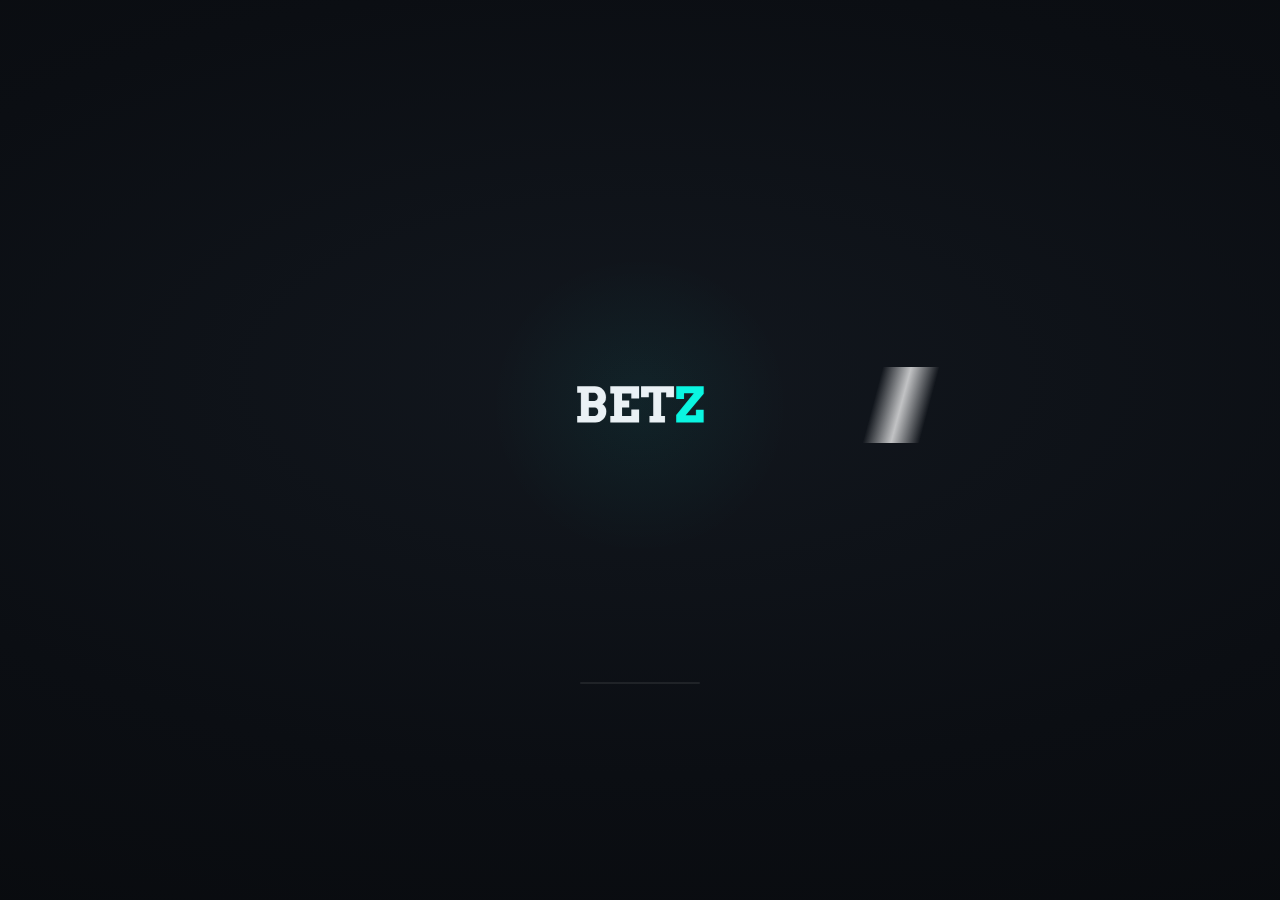
<file: predict.html>
<!DOCTYPE html>
<html lang="es">
<head>
<meta charset="utf-8">
<meta name="viewport" content="width=device-width, initial-scale=1, viewport-fit=cover">
<title>BETZ — predicciones</title>
<link rel="icon" href="[data-uri]">
<link rel="preconnect" href="https://fonts.googleapis.com">
<link rel="preconnect" href="https://fonts.gstatic.com" crossorigin>
<link href="https://fonts.googleapis.com/css2?family=Graduate&display=swap" rel="stylesheet">
<style>
  :root{--bg:#0E1116;--card:#171B22;--line:rgba(255,255,255,0.06);--text:#F4F6F8;--muted:#9BA3AE;--brand:#0AF5E1;--gold:#FFCE1F;--coral:#FF7A59;--green:#38FF48;}
  *{box-sizing:border-box;}
  body{margin:0;background:#0a0c10;color:var(--text);font-family:-apple-system,BlinkMacSystemFont,"Segoe UI",Roboto,Helvetica,Arial,sans-serif;display:flex;justify-content:center;min-height:100vh;padding:16px;}
  .app{width:100%;max-width:420px;background:var(--bg);border-radius:24px;overflow:hidden;border:1px solid var(--line);align-self:flex-start;}
  .pad{padding:16px 18px;}
  .row{display:flex;align-items:center;}
  .between{justify-content:space-between;}
  .muted{color:var(--muted);}
  .count{font-size:14px;font-weight:600;color:var(--coral);font-variant-numeric:tabular-nums;}
  h1{font-size:20px;font-weight:600;margin:0 0 10px;}
  .info{display:flex;align-items:center;gap:9px;margin-bottom:6px;font-size:13px;color:#DDE6F5;}
  .info.sub{font-size:12px;color:var(--muted);}
  .mcard{background:var(--card);border:1px solid rgba(255,255,255,0.05);border-radius:14px;padding:12px;margin-bottom:10px;}
  .matchseq{margin:0 0 8px 2px;color:#7F8A9A;font-size:11px;font-weight:600;letter-spacing:.04em;text-transform:uppercase;}
  .mrow{display:flex;align-items:center;gap:8px;}
  .team{flex:1;display:flex;align-items:center;justify-content:center;gap:8px;font-size:13px;font-weight:600;color:#C3C9D2;background:var(--bg);border:1px solid rgba(255,255,255,0.07);border-radius:10px;padding:9px 6px;cursor:pointer;transition:all .15s ease;}
  /* Pick halo: brand ring + glow so dark-colored teams (PIT, LV...) read as selected. !important beats the inline team border color. */
  .team.on{border-color:var(--brand) !important;box-shadow:0 0 0 1.5px var(--brand),0 0 14px rgba(10,245,225,0.45);}
  .mcard.frozen .team.on{box-shadow:0 0 0 1.5px rgba(10,245,225,0.7);}
  .mono{display:inline-flex;align-items:center;justify-content:center;min-width:36px;padding:4px 7px;border-radius:6px;color:#fff;font-family:'Graduate',serif;font-size:12px;letter-spacing:.5px;border:1px solid rgba(255,255,255,0.18);line-height:1;}
  .vs{font-size:11px;color:#6B7280;}
  .mlabels{display:flex;align-items:center;gap:8px;margin-bottom:5px;}
  .mlab{flex:1;text-align:center;font-size:9px;font-weight:600;letter-spacing:1px;text-transform:uppercase;color:#8A94A6;}
  .mlab-sp-vs{visibility:hidden;font-size:11px;}
  .mlab-sp-pin{width:34px;flex:none;}
  .lockbtn{width:34px;height:34px;border-radius:9px;background:var(--bg);border:1px solid rgba(255,255,255,0.07);color:#6B7280;cursor:pointer;display:flex;align-items:center;justify-content:center;flex:none;}
  .lockbtn.on{background:rgba(255,206,31,0.15);border-color:var(--gold);color:var(--gold);}
  .lockscore{display:none;grid-template-columns:1fr auto 1fr;gap:10px;align-items:start;margin-top:12px;padding-bottom:6px;}
  .lockscore.show{display:grid;}
  .scorefield{display:flex;flex-direction:column;align-items:center;gap:7px;position:relative;}
  .scorefield .sc-mono{min-width:34px;padding:3px 8px;border-radius:6px;color:#fff;font:700 12px/1 'Graduate',serif;letter-spacing:.5px;text-align:center;border:1px solid rgba(255,255,255,0.18);}
  .scorefield input{width:100%;max-width:92px;background:var(--bg);color:var(--text);border:1px solid rgba(255,255,255,0.12);border-radius:10px;padding:9px;text-align:center;font:700 24px/1 -apple-system,BlinkMacSystemFont,"Segoe UI",sans-serif;font-variant-numeric:tabular-nums;}
  .scorefield input::-webkit-outer-spin-button,.scorefield input::-webkit-inner-spin-button{-webkit-appearance:none;margin:0;}
  .scorefield input[type=number]{-moz-appearance:textfield;appearance:textfield;}
  .scorefield input:focus{outline:none;border-color:var(--gold);box-shadow:0 0 0 2px rgba(255,206,31,0.14);}
  .scorefield.won .sc-mono{box-shadow:0 0 0 2px var(--gold);}
  .scorefield.won::after{content:'\2191 tu pick';position:absolute;bottom:-14px;font:600 9px/1 -apple-system,sans-serif;color:var(--gold);text-transform:uppercase;letter-spacing:.04em;white-space:nowrap;}
  .scoredash{color:var(--muted);font-weight:700;font-size:20px;align-self:center;padding-top:25px;}
  .scorefield.err input{border-color:rgba(255,122,89,0.6);box-shadow:0 0 0 2px rgba(255,122,89,0.12);}
  .lockwarn{display:none;align-items:center;gap:5px;margin-top:14px;font-size:11px;font-weight:600;line-height:1.3;}
  .lockwarn.show{display:flex;}
  .lockwarn.bad{color:var(--coral);}
  .lockwarn.ok{color:#6FE9DD;}
  .lockcap{font-size:11px;color:#C9A24B;margin-top:8px;display:none;}
  .lockcap.show{display:block;}
  .mcard.frozen{background:#0f1218;border-color:rgba(255,255,255,0.04);}
  .mcard.frozen.sealed{position:relative;background:var(--card);border:1.5px solid rgba(111,233,221,0.5);}
  .mcard.frozen .scorefield input{background:transparent;color:#A99A6A;border-color:rgba(201,162,75,0.15);}
  .frozencap{font-size:11px;color:#9BA3AE;margin-top:8px;display:flex;align-items:center;gap:5px;}
  .group{margin-bottom:4px;}
  .ghead{display:flex;align-items:center;gap:8px;padding:9px 4px;cursor:pointer;user-select:none;}
  .ghead .glabel{font-size:13px;color:var(--muted);font-weight:600;}
  .ghead .gcount{font-size:12px;color:var(--muted);background:#171B22;border-radius:20px;padding:1px 9px;}
  .ghead:hover{background:rgba(255,255,255,0.02);border-radius:8px;}
  .ghead .chevbtn{margin-left:auto;display:inline-flex;align-items:center;justify-content:center;width:26px;height:26px;border-radius:8px;border:1px solid rgba(255,255,255,0.12);background:#171B22;color:var(--muted);font-size:16px;}
  .ghead:hover .chevbtn{background:#1d232c;color:#C3C9D2;}
  .ghead .chevbtn svg{display:block;transition:transform .2s ease;}
  .ghead.collapsed .chevbtn svg{transform:rotate(-90deg);}
  @media (min-width:760px){
    .app{max-width:780px;}
    #open-body{display:grid;grid-template-columns:1fr 1fr;gap:10px;align-items:start;}
    #open-body .mcard{margin-bottom:0;order:var(--desktop-order,0);}
  }
  .spinner{width:28px;height:28px;border-radius:50%;border:3px solid rgba(255,255,255,0.10);border-top-color:var(--brand);animation:spin .8s linear infinite;}
  @keyframes spin{to{transform:rotate(360deg);}}
  button.send{width:100%;background:var(--brand);color:#0E1116;border:none;font-size:15px;font-weight:600;padding:13px;border-radius:12px;cursor:pointer;}
  button.send:disabled{opacity:.7;cursor:default;}
  .status{display:none;margin-top:12px;border-radius:12px;padding:12px 14px;font-size:13px;line-height:1.4;}
  .stale-list{display:grid;grid-template-columns:1fr;gap:4px;margin:8px 0;padding:0;list-style:none;color:#F3CFC2;}
  .stale-list li{padding:5px 8px;border-radius:7px;background:rgba(255,255,255,0.035);break-inside:avoid;}
  @media (min-width:760px){.stale-list{display:block;column-count:2;column-gap:8px;}.stale-list li{margin-bottom:4px;}}
  .disclaimer{text-align:center;font-size:11px;color:#565B64;padding:8px 20px 18px;line-height:1.5;}
  .pickalert{display:none;align-items:center;gap:10px;border-radius:12px;padding:10px 12px;margin:2px 0 10px;font-size:13px;line-height:1.35;}
  .pickalert.show{display:flex;}
  .pickalert b{display:block;font-weight:600;color:var(--text);}
  .pickalert span.sub{display:block;font-size:12px;color:var(--muted);}
  .pickalert.coral{background:rgba(255,122,89,0.10);border:1px solid rgba(255,122,89,0.35);}
  .pickalert.gold{background:rgba(255,206,31,0.08);border:1px solid rgba(255,206,31,0.35);}
  .pickalert.turq{background:rgba(10,245,225,0.06);border:1px solid rgba(111,233,221,0.30);}
  .warn{background:rgba(255,122,89,0.12);border:1px solid rgba(255,122,89,0.35);color:#F3CFC2;font-size:12px;border-radius:10px;padding:10px 12px;margin:0 18px 10px;display:none;}
/* --- BETZ logomotion splash --- */
#betz-splash{position:fixed;inset:0;z-index:9999;display:flex;align-items:center;justify-content:center;background:radial-gradient(120% 80% at 50% 42%,#12171e 0%,#0b0e13 55%,#080a0d 100%);transition:opacity .6s cubic-bezier(.76,0,.24,1),transform .8s cubic-bezier(.76,0,.24,1),filter .6s cubic-bezier(.76,0,.24,1)}
#betz-splash.done{opacity:0;transform:scale(1.08);filter:blur(6px);pointer-events:none}
#betz-splash .aura{position:absolute;left:50%;top:45%;width:340px;height:340px;transform:translate(-50%,-50%);background:radial-gradient(circle,rgba(10,245,225,.16),rgba(10,245,225,0) 62%);opacity:.35;animation:bzAura 3.6s ease-in-out .6s infinite}
@keyframes bzAura{0%,100%{opacity:.35;transform:translate(-50%,-50%) scale(.92)}50%{opacity:.75;transform:translate(-50%,-50%) scale(1.06)}}
#betz-splash .mk{position:absolute;left:50%;top:45%;transform:translate(-50%,-50%);height:64px;transition:transform .72s cubic-bezier(.76,0,.24,1);will-change:transform}
#betz-splash .mk .clip{overflow:hidden;clip-path:inset(0 100% 0 0);animation:bzReveal .9s cubic-bezier(.16,1,.3,1) .15s forwards}
@keyframes bzReveal{to{clip-path:inset(0 0 0 0)}}
#betz-splash .mk svg{height:64px;width:auto;display:block}
#betz-splash .mk svg path:last-of-type{animation:bzZ 3.2s ease-in-out 1.1s infinite}
@keyframes bzZ{0%,100%{filter:drop-shadow(0 0 1px rgba(10,245,225,.15))}50%{filter:drop-shadow(0 0 7px rgba(10,245,225,.6))}}
#betz-splash .sheen{position:absolute;inset:-10% -30%;mix-blend-mode:screen;pointer-events:none;background:linear-gradient(105deg,transparent 38%,rgba(255,255,255,.75) 50%,transparent 62%);transform:translateX(-120%);animation:bzSheen 1.15s cubic-bezier(.76,0,.24,1) .75s forwards}
@keyframes bzSheen{to{transform:translateX(120%)}}
#betz-splash .bar{position:absolute;left:50%;bottom:24%;width:120px;height:2px;border-radius:2px;background:rgba(255,255,255,.08);transform:translateX(-50%);overflow:hidden;opacity:0;animation:bzBarIn .4s ease .9s forwards}
#betz-splash .bar i{position:absolute;inset:0;width:40%;border-radius:2px;background:linear-gradient(90deg,transparent,#0AF5E1,transparent);transform:translateX(-120%);animation:bzBar 1.25s cubic-bezier(.76,0,.24,1) 1s infinite}
@keyframes bzBarIn{to{opacity:1}}@keyframes bzBar{to{transform:translateX(320%)}}
.app.betz-reveal{animation:bzPage .6s cubic-bezier(.16,1,.3,1)}
@keyframes bzPage{from{opacity:0;transform:translateY(10px)}to{opacity:1;transform:none}}
@media (prefers-reduced-motion:reduce){#betz-splash,#betz-splash *{animation:none!important;transition:opacity .2s linear!important}}
  #betz-home{min-height:48px;padding:6px 10px;border:1px solid rgba(10,245,225,.35);border-radius:10px;gap:8px}
  #betz-home svg{height:40px!important}
  #betz-home::after{content:"Ir a la app";font-size:11px;color:var(--muted)}
  #profile-link{display:inline-flex;align-items:center;min-height:44px;padding:10px 14px;margin:8px 0;border:1px solid var(--brand);border-radius:10px;color:var(--brand);font-weight:600;text-decoration:none}
  #profile-link[hidden]{display:none}
  #profile-link:focus-visible,#betz-home:focus-visible{outline:2px solid var(--gold);outline-offset:3px}
</style>
</head>
<body>
<div id="betz-splash">
  <div class="aura"></div>
  <div class="mk"><div class="clip"><svg xmlns="http://www.w3.org/2000/svg" viewBox="-10 -10 555.74 261.60" role="img" aria-label="BETZ">   <title>BETZ</title>   <path d="M11.04 192.19L11.04 165.43L26.17 165.43L26.17 71L11.04 71L11.04 43.95L83.2 44.14Q93.26 44.14 101.61 47.71Q109.96 51.27 116.02 57.37Q122.07 63.48 125.44 71.63Q128.81 79.79 128.81 88.96L128.81 88.96Q128.81 99.71 125.05 106.74Q121.29 113.77 114.36 118.07L114.36 118.07Q121.68 122.75 125.93 129.64Q130.18 136.52 130.18 146.39L130.18 146.39Q130.18 156.45 126.71 164.84Q123.24 173.24 117.24 179.35Q111.23 185.45 103.03 188.82Q94.82 192.19 85.35 192.19L85.35 192.19L11.04 192.19ZM83.2 130.96L58.59 130.96L58.59 165.43L83.2 165.43Q86.04 165.43 88.53 163.96Q91.02 162.5 92.82 160.11Q94.63 157.71 95.7 154.54Q96.78 151.37 96.78 147.95L96.78 147.95Q96.78 144.34 95.7 141.26Q94.63 138.18 92.77 135.89Q90.92 133.59 88.43 132.28Q85.94 130.96 83.2 130.96L83.2 130.96ZM81.84 71L58.59 71L58.59 104.2L81.84 104.2Q84.57 104.2 87.01 102.83Q89.45 101.46 91.26 99.17Q93.07 96.88 94.14 93.99Q95.21 91.11 95.21 87.99L95.21 87.99Q95.21 84.96 94.14 81.93Q93.07 78.91 91.26 76.46Q89.45 74.02 87.01 72.51Q84.57 71 81.84 71L81.84 71ZM146.39 73.63L146.39 44.14L264.16 44.14L264.16 94.63L232.32 94.63L232.32 73.63L194.34 73.63L194.34 102.83L223.73 102.83L223.73 131.15L194.34 131.15L194.34 165.43L232.32 165.43L232.32 139.16L264.16 139.16L264.16 192.19L146.39 192.19L146.39 165.43L161.91 165.43L161.91 73.63L146.39 73.63ZM306.54 192.19L306.54 165.43L321.88 165.43L321.88 70.02L303.91 70.02L303.91 89.16L272.07 89.16L272.07 44.14L406.74 44.14L406.74 89.16L374.71 89.16L374.71 70.02L354.3 70.02L354.3 165.43L369.92 165.43L369.92 192.19L306.54 192.19Z" fill="#EAF1F5"/>   <path d="M528.32 44.14L528.32 74.8L454.59 163.18L496.39 163.18L496.39 140.23L528.13 140.23L528.13 192.19L415.72 192.19L415.72 161.62L487.7 73.14L447.75 73.14L447.75 96.58L415.92 96.58L415.92 44.14L528.32 44.14Z" fill="#0AF5E1"/> </svg></div><div class="sheen"></div></div>
  <div class="bar"><i></i></div>
</div>
<div class="app">

  <div class="pad">
    <div class="row between" style="margin-bottom:14px;">
      <div class="row" style="gap:9px;">
        <a id="betz-home" href="https://betz-app.github.io/#/perfil" style="display:inline-flex;align-items:center;text-decoration:none" aria-label="Ir a BETZ"><svg style="height:20px;width:auto;display:block" xmlns="http://www.w3.org/2000/svg" viewBox="-10 -10 555.74 261.60" role="img" aria-label="BETZ">   <title>BETZ</title>   <path d="M11.04 192.19L11.04 165.43L26.17 165.43L26.17 71L11.04 71L11.04 43.95L83.2 44.14Q93.26 44.14 101.61 47.71Q109.96 51.27 116.02 57.37Q122.07 63.48 125.44 71.63Q128.81 79.79 128.81 88.96L128.81 88.96Q128.81 99.71 125.05 106.74Q121.29 113.77 114.36 118.07L114.36 118.07Q121.68 122.75 125.93 129.64Q130.18 136.52 130.18 146.39L130.18 146.39Q130.18 156.45 126.71 164.84Q123.24 173.24 117.24 179.35Q111.23 185.45 103.03 188.82Q94.82 192.19 85.35 192.19L85.35 192.19L11.04 192.19ZM83.2 130.96L58.59 130.96L58.59 165.43L83.2 165.43Q86.04 165.43 88.53 163.96Q91.02 162.5 92.82 160.11Q94.63 157.71 95.7 154.54Q96.78 151.37 96.78 147.95L96.78 147.95Q96.78 144.34 95.7 141.26Q94.63 138.18 92.77 135.89Q90.92 133.59 88.43 132.28Q85.94 130.96 83.2 130.96L83.2 130.96ZM81.84 71L58.59 71L58.59 104.2L81.84 104.2Q84.57 104.2 87.01 102.83Q89.45 101.46 91.26 99.17Q93.07 96.88 94.14 93.99Q95.21 91.11 95.21 87.99L95.21 87.99Q95.21 84.96 94.14 81.93Q93.07 78.91 91.26 76.46Q89.45 74.02 87.01 72.51Q84.57 71 81.84 71L81.84 71ZM146.39 73.63L146.39 44.14L264.16 44.14L264.16 94.63L232.32 94.63L232.32 73.63L194.34 73.63L194.34 102.83L223.73 102.83L223.73 131.15L194.34 131.15L194.34 165.43L232.32 165.43L232.32 139.16L264.16 139.16L264.16 192.19L146.39 192.19L146.39 165.43L161.91 165.43L161.91 73.63L146.39 73.63ZM306.54 192.19L306.54 165.43L321.88 165.43L321.88 70.02L303.91 70.02L303.91 89.16L272.07 89.16L272.07 44.14L406.74 44.14L406.74 89.16L374.71 89.16L374.71 70.02L354.3 70.02L354.3 165.43L369.92 165.43L369.92 192.19L306.54 192.19Z" fill="#EAF1F5"/>   <path d="M528.32 44.14L528.32 74.8L454.59 163.18L496.39 163.18L496.39 140.23L528.13 140.23L528.13 192.19L415.72 192.19L415.72 161.62L487.7 73.14L447.75 73.14L447.75 96.58L415.92 96.58L415.92 44.14L528.32 44.14Z" fill="#0AF5E1"/> </svg></a>
        <span id="env-badge" style="display:none;margin-left:6px;font-size:10px;font-weight:700;color:#fff;padding:2px 6px;border-radius:5px;letter-spacing:.04em;"></span>
      </div>
      <div style="text-align:right;"><div style="font-size:11px;" class="muted"><span id="next-match">—</span> cierra en</div><div id="count" class="count">—</div></div>
    </div>
    <h1 id="greeting">Hola</h1>
    <a id="profile-link" hidden>Ir a mi perfil →</a>
    <div class="info"><span data-ic="lock-open" data-sz="17" data-col="#6FE9DD"></span><span>Puedes editar cada partido hasta 10 min antes de su inicio</span></div>
    <div class="info sub"><span data-ic="eye-off" data-sz="15" data-col="#6B7280"></span><span>tus picks son confidenciales hasta el cierre</span></div>
  </div>

  <div id="cfgwarn" class="warn">Falta configurar <code>APPS_SCRIPT_URL</code> arriba del &lt;script&gt;. La página muestra el flujo pero no enviará al Sheet.</div>

  <div class="pad" style="padding-top:6px;">
    <div id="pick-alert" class="pickalert" role="status" aria-live="polite"></div>
    <div class="row between" style="padding:6px 4px 10px;">
      <span class="muted" style="font-size:13px;">tus picks de la semana</span>
      <span id="prog" style="font-size:13px;font-weight:600;color:var(--gold);"></span>
    </div>
    <div id="picks-skeleton" style="padding:36px 12px;display:flex;flex-direction:column;align-items:center;gap:14px;">
      <div class="spinner"></div>
      <span style="font-size:13px;color:#9BA3AE;">cargando tus predicciones…</span>
    </div>
    <div id="picks-content" style="opacity:0;transition:opacity .35s ease;">
      <div class="group" id="group-open">
        <div class="ghead" data-target="open-body"><span data-ic="lock-open" data-sz="15" data-col="#6FE9DD"></span><span class="glabel">abiertos</span><span class="gcount" id="cnt-open">0</span><span class="chevbtn"><span data-ic="chevron-down" data-sz="16"></span></span></div>
        <div class="gbody" id="open-body"></div>
      </div>
      <div class="group" id="group-closed" style="display:none;">
        <div class="ghead collapsed" data-target="closed-body"><span data-ic="lock" data-sz="15" data-col="#6B7280"></span><span class="glabel">cerrados</span><span class="gcount" id="cnt-closed">0</span><span class="chevbtn"><span data-ic="chevron-down" data-sz="16"></span></span></div>
        <div class="gbody" id="closed-body" style="display:none;"></div>
      </div>
      <div id="period-nav" style="display:flex;justify-content:center;gap:8px;flex-wrap:wrap;margin:10px 0 2px;"></div>
      <p id="week-note" style="text-align:center;font-size:12px;color:#6B7280;margin:0;"></p>
    </div>
  </div>

  <div class="pad" style="padding-top:6px;padding-bottom:6px;">
    <button id="send" class="send">Enviar predicciones</button>
    <div id="status" class="status"></div>
  </div>
  <p class="disclaimer">BETZ no está afiliada ni patrocinada por la NFL. Los nombres y colores pertenecen a sus respectivos equipos.</p>

</div>

<script src="betz_bootstrap.js"></script>
<script>
//--------------------------------------------------------------
// 1. Config  (por AMBIENTE vía betz-runtime.json — no editar aquí)
//--------------------------------------------------------------
// El endpoint, competition_id y period_id EFECTIVOS provienen de
// betz-runtime.json (artefacto de deployment, no versionado). Los valores de
// abajo son solo defaults de RENDER local; la captura permanece BLOQUEADA hasta
// que el handshake receiver_info (sin token) coincida exactamente con el
// ambiente declarado. Ningún endpoint queda embebido en este archivo.
var APPS_SCRIPT_URL = "";          // se resuelve desde betz-runtime.json
var COMPETITION_ID  = "NFL2026";   // default de render; runtime lo sobreescribe
var PERIOD_ID       = "REG-1";     // solo fallback local; runtime define la jornada activa
var ACTIVE_PERIOD_ID = PERIOD_ID;
var VIEW_PERIOD_ID = PERIOD_ID;     // puede ser una jornada previa en modo consulta
var TOKEN = "";
var DISPLAY_NAME = "Invitado";
var CAPTURE_READY = false;
var CAPTURE_BLOCK_REASON = "";
var ACTIVE_ENVIRONMENT = "";

document.getElementById("greeting").textContent = "Hola, " + DISPLAY_NAME;

//--------------------------------------------------------------
// 2. Bootstrap seguro (handshake de ambiente antes del token)
//--------------------------------------------------------------
function captureBlockedMessage(){
  var reasons = {
    RUNTIME_MISSING: "configuración de ambiente ausente o inválida (betz-runtime.json)",
    HANDSHAKE_UNAVAILABLE: "no se pudo verificar el ambiente del receptor",
    ENVIRONMENT_MISMATCH: "el receptor no coincide con el ambiente configurado",
    COMPETITION_MISMATCH: "la competencia del receptor no coincide",
    DEPLOYMENT_MISMATCH: "el identificador del receptor no coincide",
    PERIOD_UNSUPPORTED: "el receptor no soporta este periodo",
    URL_SANITIZATION_FAILED: "no se pudo limpiar tu enlace; recarga desde tu enlace personal",
    NO_STORED_TOKEN: "abre tu enlace personal con ?k=TU_LLAVE",
    RENDER_PERIOD_MISMATCH: "recarga: el periodo del receptor difiere del mostrado",
    BOOTSTRAP_ERROR: "captura no disponible: verifica tu configuración"
  };
  if (/^RUNTIME_FIELD_INVALID/.test(CAPTURE_BLOCK_REASON)) return reasons.RUNTIME_MISSING;
  return reasons[CAPTURE_BLOCK_REASON] || "captura no disponible: verifica tu configuración";
}
function setEnvBadge(env){
  var el = document.getElementById("env-badge");
  if (!el) return;
  if (!env || env === "PROD"){ el.style.display = "none"; return; }
  el.textContent = env;
  el.style.display = "inline-block";
  el.style.background = (env === "LAB") ? "#7A5CFF" : (env === "DEV") ? "#0FA36B" : "#2A3038";
}
function showEnvBanner(msg){ var el=document.getElementById("cfgwarn"); if (el){ el.textContent=msg; el.style.display="block"; } }
function hideEnvBanner(){ var el=document.getElementById("cfgwarn"); if (el) el.style.display="none"; }
function applyBootstrap(result){
  ACTIVE_ENVIRONMENT = result.environment || "";
  setEnvBadge(ACTIVE_ENVIRONMENT);
  if (result.display_name){ DISPLAY_NAME = result.display_name; document.getElementById("greeting").textContent = "Hola, " + DISPLAY_NAME; }
  if (result.status === "BLOCKED"){ CAPTURE_READY=false; CAPTURE_BLOCK_REASON=result.reason || "BOOTSTRAP_ERROR"; showEnvBanner(captureBlockedMessage()); return; }

  // El runtime es la única fuente de la jornada activa. ?semana solo permite
  // consultar periodos anteriores; nunca cambia el periodo de captura.
  ACTIVE_PERIOD_ID = result.period_id || PERIOD_ID;
  PERIOD_ID = ACTIVE_PERIOD_ID;
  var requested = new URL(window.location.href).searchParams.get("semana") || ACTIVE_PERIOD_ID;
  VIEW_PERIOD_ID = selectablePeriod(requested, ACTIVE_PERIOD_ID) ? requested : ACTIVE_PERIOD_ID;
  APPS_SCRIPT_URL = result.apps_script_url || "";
  COMPETITION_ID = result.competition_id || COMPETITION_ID;
  TOKEN = result.token || "";
  renderPeriod(VIEW_PERIOD_ID);

  if (result.status === "READY" && TOKEN && VIEW_PERIOD_ID === ACTIVE_PERIOD_ID){
    CAPTURE_READY=true; CAPTURE_BLOCK_REASON=""; hideEnvBanner();
  } else if (result.status === "READY" && TOKEN) {
    CAPTURE_READY=false; CAPTURE_BLOCK_REASON=""; hideEnvBanner();
  } else {
    CAPTURE_READY=false; CAPTURE_BLOCK_REASON=result.reason || "NO_STORED_TOKEN"; showEnvBanner(captureBlockedMessage());
  }
}

//--------------------------------------------------------------
// Iconos SVG propios (sin dependencia de fuente externa)
//--------------------------------------------------------------
function icon(name, size, color){
  var paths = {
    "bolt":'<path d="M13 3l0 7l6 0l-8 11l0 -7l-6 0l8 -11z"/>',
    "lock":'<rect x="5" y="11" width="14" height="10" rx="2"/><path d="M8 11V7a4 4 0 0 1 8 0v4"/>',
    "lock-open":'<rect x="5" y="11" width="14" height="10" rx="2"/><path d="M8 11V7a4 4 0 0 1 8 0"/>',
    "eye-off":'<path d="M10.6 10.6a2 2 0 0 0 2.8 2.8"/><path d="M16.7 16.7A8.7 8.7 0 0 1 12 18c-3.6 0-6.6-2-9-6a15 15 0 0 1 4.3-4.7m2.9-1.1A9 9 0 0 1 12 6c3.6 0 6.6 2 9 6a15 15 0 0 1-2.1 2.9"/><path d="M3 3l18 18"/>',
    "star":'<path d="M12 2l2.9 6.3 6.1.9-4.5 4.4 1.1 6.4-5.6-3-5.6 3 1.1-6.4-4.5-4.4 6.1-.9z"/>',
    "chevron-down":'<path d="M6 9l6 6 6-6"/>',
    "circle-check":'<circle cx="12" cy="12" r="9"/><path d="M9 12l2 2 4-4"/>',
    "alert-triangle":'<path d="M12 9v4"/><path d="M10.4 3.6 2.3 17a1.5 1.5 0 0 0 1.3 2.3h16.8a1.5 1.5 0 0 0 1.3-2.3L13.6 3.6a1.5 1.5 0 0 0-2.6 0z"/><path d="M12 17h.01"/>',
    "snowflake":'<path d="M12 3v18"/><path d="M4.2 7.5l15.6 9"/><path d="M19.8 7.5l-15.6 9"/><path d="M9.5 5.5 12 3l2.5 2.5"/><path d="M14.5 18.5 12 21l-2.5-2.5"/><path d="M6.2 12l-3-1M17.8 12l3 1"/>',
    "pin":'<path d="M12 17v5"/><path d="M9 10.76a2 2 0 0 1-1.11 1.79l-1.78.9A2 2 0 0 0 5 15.24V16a1 1 0 0 0 1 1h12a1 1 0 0 0 1-1v-.76a2 2 0 0 0-1.11-1.79l-1.78-.9A2 2 0 0 1 15 10.76V7a1 1 0 0 1 1-1 2 2 0 0 0 0-4H8a2 2 0 0 0 0 4 1 1 0 0 1 1 1z"/>'
  };
  var solid = (name === "bolt" || name === "star");
  return '<svg width="' + size + '" height="' + size + '" viewBox="0 0 24 24" fill="' + (solid ? "currentColor" : "none") + '" stroke="' + (solid ? "none" : "currentColor") + '" stroke-width="2" stroke-linecap="round" stroke-linejoin="round" style="' + (color ? "color:" + color + ";" : "") + 'display:inline-block;vertical-align:middle;">' + (paths[name] || "") + '</svg>';
}
document.querySelectorAll("[data-ic]").forEach(function(el){
  el.innerHTML = icon(el.getAttribute("data-ic"), Number(el.getAttribute("data-sz")) || 16, el.getAttribute("data-col") || "");
});

//--------------------------------------------------------------
// 3. Deadline (display para la prueba)
//--------------------------------------------------------------
function pad(n){ return n < 10 ? "0"+n : ""+n; }
var matchFreeze = {};  // match_id -> Date(freeze_at), poblado por load_latest (matches[])
function fmtCountdown(ms){ if (ms < 0) ms = 0; var D=Math.floor(ms/86400000),H=Math.floor(ms%86400000/3600000),M=Math.floor(ms%3600000/60000),S=Math.floor(ms%60000/1000); return (D>0? D+"d ":"")+pad(H)+":"+pad(M)+":"+pad(S); }
function periodLabel(pid){ var m=/^REG-(\d+)$/.exec(pid); if (m) return "Semana "+m[1]; return {WC:"Wild Card",DIV:"Divisional",CC:"Final de Conferencia",SB:"Super Bowl"}[pid] || pid; }
function nextFreeze(){ var now=Date.now(), best=null; PERIOD_MATCHES.forEach(function(m){ var f=matchFreeze[m.m]; if (f && f.getTime()>now && (!best || f.getTime()<best.f)) best={f:f.getTime(), m:m}; }); return best; }
function tickHeader(){
  if (!Object.keys(matchFreeze).length) return;           // aún sin datos del receptor
  var now=Date.now(), moved=false;
  PERIOD_MATCHES.forEach(function(m){ var f=matchFreeze[m.m]; if (f && f.getTime()<=now){ var c=cardByMatch(m.m); if (c && !c.classList.contains("frozen")){ markFrozen(c); moved=true; } } });
  if (moved){ organizeGroups(); prog(); }
  var nm=document.getElementById("next-match"), cnt=document.getElementById("count"), nf=nextFreeze();
  if (!nf){ nm.textContent="jornada"; cnt.textContent="cerrada"; return; }
  var h=TEAMS[nf.m.h]||{a:nf.m.h}, a=TEAMS[nf.m.a]||{a:nf.m.a};
  nm.textContent = a.a + " vs " + h.a;
  cnt.textContent = fmtCountdown(nf.f - now);
}
setInterval(tickHeader, 1000);

//--------------------------------------------------------------
// 4. Partidos de la semana (prueba)
//--------------------------------------------------------------
// Fixture real NFL2026 (equipos + sort_order de competition_context.json / Match Catalog;
// colores del provider). En producción esto se obtiene de competition_context + manifest, no embebido.
var TEAMS={"ARI":{"a":"ARI","n":"Cardinals","c":"#a40227"},"ATL":{"a":"ATL","n":"Falcons","c":"#a71930"},"BAL":{"a":"BAL","n":"Ravens","c":"#29126f"},"BUF":{"a":"BUF","n":"Bills","c":"#00338d"},"CAR":{"a":"CAR","n":"Panthers","c":"#0085ca"},"CHI":{"a":"CHI","n":"Bears","c":"#0b1c3a"},"CIN":{"a":"CIN","n":"Bengals","c":"#fb4f14"},"CLE":{"a":"CLE","n":"Browns","c":"#472a08"},"DAL":{"a":"DAL","n":"Cowboys","c":"#002a5c"},"DEN":{"a":"DEN","n":"Broncos","c":"#0a2343"},"DET":{"a":"DET","n":"Lions","c":"#0076b6"},"GB":{"a":"GB","n":"Packers","c":"#204e32"},"HOU":{"a":"HOU","n":"Texans","c":"#00143f"},"IND":{"a":"IND","n":"Colts","c":"#003b75"},"JAX":{"a":"JAX","n":"Jaguars","c":"#007487"},"KC":{"a":"KC","n":"Chiefs","c":"#e31837"},"LAC":{"a":"LAC","n":"Chargers","c":"#0080c6"},"LAR":{"a":"LAR","n":"Rams","c":"#003594"},"LV":{"a":"LV","n":"Raiders","c":"#000000"},"MIA":{"a":"MIA","n":"Dolphins","c":"#008e97"},"MIN":{"a":"MIN","n":"Vikings","c":"#4f2683"},"NE":{"a":"NE","n":"Patriots","c":"#002a5c"},"NO":{"a":"NO","n":"Saints","c":"#d3bc8d"},"NYG":{"a":"NYG","n":"Giants","c":"#003c7f"},"NYJ":{"a":"NYJ","n":"Jets","c":"#115740"},"PHI":{"a":"PHI","n":"Eagles","c":"#06424d"},"PIT":{"a":"PIT","n":"Steelers","c":"#000000"},"SEA":{"a":"SEA","n":"Seahawks","c":"#002a5c"},"SF":{"a":"SF","n":"49ers","c":"#aa0000"},"TB":{"a":"TB","n":"Buccaneers","c":"#bd1c36"},"TEN":{"a":"TEN","n":"Titans","c":"#4b92db"},"WSH":{"a":"WSH","n":"Commanders","c":"#5a1414"}};
var FIXTURE={"REG-1":[{"m":"REG001","so":1,"h":"SEA","a":"NE","ko":"2026-09-09T20:20:00-04:00"},{"m":"REG002","so":2,"h":"LAR","a":"SF","ko":"2026-09-10T20:35:00-04:00"},{"m":"REG003","so":3,"h":"PIT","a":"ATL","ko":"2026-09-13T13:00:00-04:00"},{"m":"REG004","so":4,"h":"IND","a":"BAL","ko":"2026-09-13T13:00:00-04:00"},{"m":"REG005","so":5,"h":"HOU","a":"BUF","ko":"2026-09-13T13:00:00-04:00"},{"m":"REG006","so":6,"h":"CAR","a":"CHI","ko":"2026-09-13T13:00:00-04:00"},{"m":"REG007","so":7,"h":"JAX","a":"CLE","ko":"2026-09-13T13:00:00-04:00"},{"m":"REG008","so":8,"h":"DET","a":"NO","ko":"2026-09-13T13:00:00-04:00"},{"m":"REG009","so":9,"h":"TEN","a":"NYJ","ko":"2026-09-13T13:00:00-04:00"},{"m":"REG010","so":10,"h":"CIN","a":"TB","ko":"2026-09-13T13:00:00-04:00"},{"m":"REG011","so":11,"h":"LAC","a":"ARI","ko":"2026-09-13T16:25:00-04:00"},{"m":"REG012","so":12,"h":"MIN","a":"GB","ko":"2026-09-13T16:25:00-04:00"},{"m":"REG013","so":13,"h":"LV","a":"MIA","ko":"2026-09-13T16:25:00-04:00"},{"m":"REG014","so":14,"h":"PHI","a":"WSH","ko":"2026-09-13T16:25:00-04:00"},{"m":"REG015","so":15,"h":"NYG","a":"DAL","ko":"2026-09-13T20:20:00-04:00"},{"m":"REG016","so":16,"h":"KC","a":"DEN","ko":"2026-09-14T20:15:00-04:00"}],"REG-2":[{"m":"REG017","so":17,"h":"BUF","a":"DET","ko":"2026-09-17T20:15:00-04:00"},{"m":"REG018","so":18,"h":"ATL","a":"CAR","ko":"2026-09-20T13:00:00-04:00"},{"m":"REG019","so":19,"h":"BAL","a":"NO","ko":"2026-09-20T13:00:00-04:00"},{"m":"REG020","so":20,"h":"CHI","a":"MIN","ko":"2026-09-20T13:00:00-04:00"},{"m":"REG021","so":21,"h":"HOU","a":"CIN","ko":"2026-09-20T13:00:00-04:00"},{"m":"REG022","so":22,"h":"NE","a":"PIT","ko":"2026-09-20T13:00:00-04:00"},{"m":"REG023","so":23,"h":"NYJ","a":"GB","ko":"2026-09-20T13:00:00-04:00"},{"m":"REG024","so":24,"h":"TB","a":"CLE","ko":"2026-09-20T13:00:00-04:00"},{"m":"REG025","so":25,"h":"TEN","a":"PHI","ko":"2026-09-20T13:00:00-04:00"},{"m":"REG026","so":26,"h":"DEN","a":"JAX","ko":"2026-09-20T16:05:00-04:00"},{"m":"REG027","so":27,"h":"LAC","a":"LV","ko":"2026-09-20T16:05:00-04:00"},{"m":"REG028","so":28,"h":"ARI","a":"SEA","ko":"2026-09-20T16:25:00-04:00"},{"m":"REG029","so":29,"h":"DAL","a":"WSH","ko":"2026-09-20T16:25:00-04:00"},{"m":"REG030","so":30,"h":"SF","a":"MIA","ko":"2026-09-20T16:25:00-04:00"},{"m":"REG031","so":31,"h":"KC","a":"IND","ko":"2026-09-20T20:20:00-04:00"},{"m":"REG032","so":32,"h":"LAR","a":"NYG","ko":"2026-09-21T20:15:00-04:00"}],"REG-3":[{"m":"REG033","so":33,"h":"GB","a":"ATL","ko":"2026-09-24T20:15:00-04:00"},{"m":"REG034","so":34,"h":"BUF","a":"LAC","ko":"2026-09-27T13:00:00-04:00"},{"m":"REG035","so":35,"h":"CLE","a":"CAR","ko":"2026-09-27T13:00:00-04:00"},{"m":"REG036","so":36,"h":"DET","a":"NYJ","ko":"2026-09-27T13:00:00-04:00"},{"m":"REG037","so":37,"h":"IND","a":"HOU","ko":"2026-09-27T13:00:00-04:00"},{"m":"REG038","so":38,"h":"JAX","a":"NE","ko":"2026-09-27T13:00:00-04:00"},{"m":"REG039","so":39,"h":"MIA","a":"KC","ko":"2026-09-27T13:00:00-04:00"},{"m":"REG040","so":40,"h":"NYG","a":"TEN","ko":"2026-09-27T13:00:00-04:00"},{"m":"REG041","so":41,"h":"PIT","a":"CIN","ko":"2026-09-27T13:00:00-04:00"},{"m":"REG042","so":42,"h":"WSH","a":"SEA","ko":"2026-09-27T13:00:00-04:00"},{"m":"REG043","so":43,"h":"SF","a":"ARI","ko":"2026-09-27T16:05:00-04:00"},{"m":"REG044","so":44,"h":"TB","a":"MIN","ko":"2026-09-27T16:05:00-04:00"},{"m":"REG045","so":45,"h":"NO","a":"LV","ko":"2026-09-27T16:25:00-04:00"},{"m":"REG046","so":46,"h":"DAL","a":"BAL","ko":"2026-09-27T16:25:00-04:00"},{"m":"REG047","so":47,"h":"DEN","a":"LAR","ko":"2026-09-27T20:20:00-04:00"},{"m":"REG048","so":48,"h":"CHI","a":"PHI","ko":"2026-09-28T20:15:00-04:00"}],"REG-4":[{"m":"REG049","so":49,"h":"CLE","a":"PIT","ko":"2026-10-01T20:15:00-04:00"},{"m":"REG050","so":50,"h":"WSH","a":"IND","ko":"2026-10-04T09:30:00-04:00"},{"m":"REG051","so":51,"h":"BAL","a":"TEN","ko":"2026-10-04T13:00:00-04:00"},{"m":"REG052","so":52,"h":"BUF","a":"NE","ko":"2026-10-04T13:00:00-04:00"},{"m":"REG053","so":53,"h":"CHI","a":"NYJ","ko":"2026-10-04T13:00:00-04:00"},{"m":"REG054","so":54,"h":"CIN","a":"JAX","ko":"2026-10-04T13:00:00-04:00"},{"m":"REG055","so":55,"h":"HOU","a":"DAL","ko":"2026-10-04T13:00:00-04:00"},{"m":"REG056","so":56,"h":"NYG","a":"ARI","ko":"2026-10-04T13:00:00-04:00"},{"m":"REG057","so":57,"h":"PHI","a":"LAR","ko":"2026-10-04T13:00:00-04:00"},{"m":"REG058","so":58,"h":"TB","a":"GB","ko":"2026-10-04T13:00:00-04:00"},{"m":"REG059","so":59,"h":"MIN","a":"MIA","ko":"2026-10-04T16:05:00-04:00"},{"m":"REG060","so":60,"h":"LV","a":"KC","ko":"2026-10-04T16:25:00-04:00"},{"m":"REG061","so":61,"h":"SEA","a":"LAC","ko":"2026-10-04T16:25:00-04:00"},{"m":"REG062","so":62,"h":"SF","a":"DEN","ko":"2026-10-04T16:25:00-04:00"},{"m":"REG063","so":63,"h":"CAR","a":"DET","ko":"2026-10-04T20:20:00-04:00"},{"m":"REG064","so":64,"h":"NO","a":"ATL","ko":"2026-10-05T20:15:00-04:00"}],"REG-5":[{"m":"REG065","so":65,"h":"DAL","a":"TB","ko":"2026-10-08T20:15:00-04:00"},{"m":"REG066","so":66,"h":"JAX","a":"PHI","ko":"2026-10-11T09:30:00-04:00"},{"m":"REG067","so":67,"h":"MIA","a":"CIN","ko":"2026-10-11T13:00:00-04:00"},{"m":"REG068","so":68,"h":"NE","a":"LV","ko":"2026-10-11T13:00:00-04:00"},{"m":"REG069","so":69,"h":"NO","a":"MIN","ko":"2026-10-11T13:00:00-04:00"},{"m":"REG070","so":70,"h":"NYJ","a":"CLE","ko":"2026-10-11T13:00:00-04:00"},{"m":"REG071","so":71,"h":"PIT","a":"IND","ko":"2026-10-11T13:00:00-04:00"},{"m":"REG072","so":72,"h":"TEN","a":"HOU","ko":"2026-10-11T13:00:00-04:00"},{"m":"REG073","so":73,"h":"WSH","a":"NYG","ko":"2026-10-11T13:00:00-04:00"},{"m":"REG074","so":74,"h":"LAC","a":"DEN","ko":"2026-10-11T16:05:00-04:00"},{"m":"REG075","so":75,"h":"ARI","a":"DET","ko":"2026-10-11T16:25:00-04:00"},{"m":"REG076","so":76,"h":"GB","a":"CHI","ko":"2026-10-11T16:25:00-04:00"},{"m":"REG077","so":77,"h":"SEA","a":"SF","ko":"2026-10-11T16:25:00-04:00"},{"m":"REG078","so":78,"h":"ATL","a":"BAL","ko":"2026-10-11T20:20:00-04:00"},{"m":"REG079","so":79,"h":"LAR","a":"BUF","ko":"2026-10-12T20:15:00-04:00"}],"REG-6":[{"m":"REG080","so":80,"h":"DEN","a":"SEA","ko":"2026-10-15T20:15:00-04:00"},{"m":"REG081","so":81,"h":"JAX","a":"HOU","ko":"2026-10-18T09:30:00-04:00"},{"m":"REG082","so":82,"h":"ATL","a":"CHI","ko":"2026-10-18T13:00:00-04:00"},{"m":"REG083","so":83,"h":"CLE","a":"BAL","ko":"2026-10-18T13:00:00-04:00"},{"m":"REG084","so":84,"h":"IND","a":"TEN","ko":"2026-10-18T13:00:00-04:00"},{"m":"REG085","so":85,"h":"NE","a":"NYJ","ko":"2026-10-18T13:00:00-04:00"},{"m":"REG086","so":86,"h":"NYG","a":"NO","ko":"2026-10-18T13:00:00-04:00"},{"m":"REG087","so":87,"h":"PHI","a":"CAR","ko":"2026-10-18T13:00:00-04:00"},{"m":"REG088","so":88,"h":"TB","a":"PIT","ko":"2026-10-18T13:00:00-04:00"},{"m":"REG089","so":89,"h":"LAR","a":"ARI","ko":"2026-10-18T16:05:00-04:00"},{"m":"REG090","so":90,"h":"KC","a":"LAC","ko":"2026-10-18T16:25:00-04:00"},{"m":"REG091","so":91,"h":"LV","a":"BUF","ko":"2026-10-18T16:25:00-04:00"},{"m":"REG092","so":92,"h":"GB","a":"DAL","ko":"2026-10-18T20:20:00-04:00"},{"m":"REG093","so":93,"h":"SF","a":"WSH","ko":"2026-10-19T20:15:00-04:00"}],"REG-7":[{"m":"REG094","so":94,"h":"CHI","a":"NE","ko":"2026-10-22T20:15:00-04:00"},{"m":"REG095","so":95,"h":"NO","a":"PIT","ko":"2026-10-25T09:30:00-04:00"},{"m":"REG096","so":96,"h":"ATL","a":"SF","ko":"2026-10-25T13:00:00-04:00"},{"m":"REG097","so":97,"h":"BAL","a":"CIN","ko":"2026-10-25T13:00:00-04:00"},{"m":"REG098","so":98,"h":"CAR","a":"TB","ko":"2026-10-25T13:00:00-04:00"},{"m":"REG099","so":99,"h":"HOU","a":"NYG","ko":"2026-10-25T13:00:00-04:00"},{"m":"REG100","so":100,"h":"MIN","a":"IND","ko":"2026-10-25T13:00:00-04:00"},{"m":"REG101","so":101,"h":"NYJ","a":"MIA","ko":"2026-10-25T13:00:00-04:00"},{"m":"REG102","so":102,"h":"TEN","a":"CLE","ko":"2026-10-25T13:00:00-04:00"},{"m":"REG103","so":103,"h":"ARI","a":"DEN","ko":"2026-10-25T16:05:00-04:00"},{"m":"REG104","so":104,"h":"DET","a":"GB","ko":"2026-10-25T16:25:00-04:00"},{"m":"REG105","so":105,"h":"LV","a":"LAR","ko":"2026-10-25T16:25:00-04:00"},{"m":"REG106","so":106,"h":"SEA","a":"KC","ko":"2026-10-25T20:20:00-04:00"},{"m":"REG107","so":107,"h":"PHI","a":"DAL","ko":"2026-10-26T20:15:00-04:00"}],"REG-8":[{"m":"REG108","so":108,"h":"GB","a":"CAR","ko":"2026-10-29T20:15:00-04:00"},{"m":"REG109","so":109,"h":"BUF","a":"BAL","ko":"2026-11-01T13:00:00-05:00"},{"m":"REG110","so":110,"h":"CIN","a":"TEN","ko":"2026-11-01T13:00:00-05:00"},{"m":"REG111","so":111,"h":"DAL","a":"ARI","ko":"2026-11-01T13:00:00-05:00"},{"m":"REG112","so":112,"h":"DET","a":"MIN","ko":"2026-11-01T13:00:00-05:00"},{"m":"REG113","so":113,"h":"JAX","a":"IND","ko":"2026-11-01T13:00:00-05:00"},{"m":"REG114","so":114,"h":"NYJ","a":"LV","ko":"2026-11-01T13:00:00-05:00"},{"m":"REG115","so":115,"h":"PIT","a":"CLE","ko":"2026-11-01T13:00:00-05:00"},{"m":"REG116","so":116,"h":"TB","a":"ATL","ko":"2026-11-01T13:00:00-05:00"},{"m":"REG117","so":117,"h":"LAR","a":"LAC","ko":"2026-11-01T16:05:00-05:00"},{"m":"REG118","so":118,"h":"DEN","a":"KC","ko":"2026-11-01T16:25:00-05:00"},{"m":"REG119","so":119,"h":"MIA","a":"NE","ko":"2026-11-01T16:25:00-05:00"},{"m":"REG120","so":120,"h":"WSH","a":"PHI","ko":"2026-11-01T20:20:00-05:00"},{"m":"REG121","so":121,"h":"SEA","a":"CHI","ko":"2026-11-02T20:15:00-05:00"}],"REG-9":[{"m":"REG122","so":122,"h":"BAL","a":"JAX","ko":"2026-11-05T20:15:00-05:00"},{"m":"REG123","so":123,"h":"ATL","a":"CIN","ko":"2026-11-08T09:30:00-05:00"},{"m":"REG124","so":124,"h":"CAR","a":"DEN","ko":"2026-11-08T13:00:00-05:00"},{"m":"REG125","so":125,"h":"IND","a":"DAL","ko":"2026-11-08T13:00:00-05:00"},{"m":"REG126","so":126,"h":"KC","a":"NYJ","ko":"2026-11-08T13:00:00-05:00"},{"m":"REG127","so":127,"h":"MIA","a":"DET","ko":"2026-11-08T13:00:00-05:00"},{"m":"REG128","so":128,"h":"NO","a":"CLE","ko":"2026-11-08T13:00:00-05:00"},{"m":"REG129","so":129,"h":"PHI","a":"NYG","ko":"2026-11-08T13:00:00-05:00"},{"m":"REG130","so":130,"h":"WSH","a":"LAR","ko":"2026-11-08T13:00:00-05:00"},{"m":"REG131","so":131,"h":"LAC","a":"HOU","ko":"2026-11-08T16:05:00-05:00"},{"m":"REG132","so":132,"h":"SF","a":"LV","ko":"2026-11-08T16:05:00-05:00"},{"m":"REG133","so":133,"h":"NE","a":"GB","ko":"2026-11-08T16:25:00-05:00"},{"m":"REG134","so":134,"h":"SEA","a":"ARI","ko":"2026-11-08T16:25:00-05:00"},{"m":"REG135","so":135,"h":"CHI","a":"TB","ko":"2026-11-08T20:20:00-05:00"},{"m":"REG136","so":136,"h":"MIN","a":"BUF","ko":"2026-11-09T20:15:00-05:00"}],"REG-10":[{"m":"REG137","so":137,"h":"NYG","a":"WSH","ko":"2026-11-12T20:15:00-05:00"},{"m":"REG138","so":138,"h":"DET","a":"NE","ko":"2026-11-15T09:30:00-05:00"},{"m":"REG139","so":139,"h":"ATL","a":"KC","ko":"2026-11-15T13:00:00-05:00"},{"m":"REG140","so":140,"h":"CLE","a":"HOU","ko":"2026-11-15T13:00:00-05:00"},{"m":"REG141","so":141,"h":"GB","a":"MIN","ko":"2026-11-15T13:00:00-05:00"},{"m":"REG142","so":142,"h":"IND","a":"MIA","ko":"2026-11-15T13:00:00-05:00"},{"m":"REG143","so":143,"h":"NO","a":"CAR","ko":"2026-11-15T13:00:00-05:00"},{"m":"REG144","so":144,"h":"NYJ","a":"BUF","ko":"2026-11-15T13:00:00-05:00"},{"m":"REG145","so":145,"h":"TEN","a":"JAX","ko":"2026-11-15T13:00:00-05:00"},{"m":"REG146","so":146,"h":"ARI","a":"LAR","ko":"2026-11-15T16:05:00-05:00"},{"m":"REG147","so":147,"h":"LV","a":"SEA","ko":"2026-11-15T16:05:00-05:00"},{"m":"REG148","so":148,"h":"DAL","a":"SF","ko":"2026-11-15T16:25:00-05:00"},{"m":"REG149","so":149,"h":"CIN","a":"PIT","ko":"2026-11-15T20:20:00-05:00"},{"m":"REG150","so":150,"h":"BAL","a":"LAC","ko":"2026-11-16T20:15:00-05:00"}],"REG-11":[{"m":"REG151","so":151,"h":"HOU","a":"IND","ko":"2026-11-19T20:15:00-05:00"},{"m":"REG152","so":152,"h":"BUF","a":"MIA","ko":"2026-11-22T13:00:00-05:00"},{"m":"REG153","so":153,"h":"CAR","a":"BAL","ko":"2026-11-22T13:00:00-05:00"},{"m":"REG154","so":154,"h":"CHI","a":"NO","ko":"2026-11-22T13:00:00-05:00"},{"m":"REG155","so":155,"h":"DAL","a":"TEN","ko":"2026-11-22T13:00:00-05:00"},{"m":"REG156","so":156,"h":"DET","a":"TB","ko":"2026-11-22T13:00:00-05:00"},{"m":"REG157","so":157,"h":"KC","a":"ARI","ko":"2026-11-22T13:00:00-05:00"},{"m":"REG158","so":158,"h":"NYG","a":"JAX","ko":"2026-11-22T13:00:00-05:00"},{"m":"REG159","so":159,"h":"LAC","a":"NYJ","ko":"2026-11-22T16:05:00-05:00"},{"m":"REG160","so":160,"h":"DEN","a":"LV","ko":"2026-11-22T16:25:00-05:00"},{"m":"REG161","so":161,"h":"PHI","a":"PIT","ko":"2026-11-22T16:25:00-05:00"},{"m":"REG162","so":162,"h":"SF","a":"MIN","ko":"2026-11-22T20:20:00-05:00"},{"m":"REG163","so":163,"h":"WSH","a":"CIN","ko":"2026-11-23T20:15:00-05:00"}],"REG-12":[{"m":"REG164","so":164,"h":"LAR","a":"GB","ko":"2026-11-26T01:00Z"},{"m":"REG165","so":165,"h":"DET","a":"CHI","ko":"2026-11-26T18:00Z"},{"m":"REG166","so":166,"h":"DAL","a":"PHI","ko":"2026-11-26T21:30Z"},{"m":"REG167","so":167,"h":"BUF","a":"KC","ko":"2026-11-27T01:20Z"},{"m":"REG168","so":168,"h":"PIT","a":"DEN","ko":"2026-11-27T20:00Z"},{"m":"REG169","so":169,"h":"CIN","a":"NO","ko":"2026-11-29T18:00Z"},{"m":"REG170","so":170,"h":"CLE","a":"LV","ko":"2026-11-29T18:00Z"},{"m":"REG171","so":171,"h":"HOU","a":"BAL","ko":"2026-11-29T18:00Z"},{"m":"REG172","so":172,"h":"IND","a":"NYG","ko":"2026-11-29T18:00Z"},{"m":"REG173","so":173,"h":"MIA","a":"NYJ","ko":"2026-11-29T18:00Z"},{"m":"REG174","so":174,"h":"MIN","a":"ATL","ko":"2026-11-29T18:00Z"},{"m":"REG175","so":175,"h":"JAX","a":"TEN","ko":"2026-11-29T21:05Z"},{"m":"REG176","so":176,"h":"ARI","a":"WSH","ko":"2026-11-29T21:25Z"},{"m":"REG177","so":177,"h":"SF","a":"SEA","ko":"2026-11-29T21:25Z"},{"m":"REG178","so":178,"h":"LAC","a":"NE","ko":"2026-11-30T01:20Z"},{"m":"REG179","so":179,"h":"TB","a":"CAR","ko":"2026-12-01T01:15Z"}],"REG-13":[{"m":"REG180","so":180,"h":"LAR","a":"KC","ko":"2026-12-03T20:15:00-05:00"},{"m":"REG181","so":181,"h":"ATL","a":"DET","ko":"2026-12-06T13:00:00-05:00"},{"m":"REG182","so":182,"h":"CHI","a":"JAX","ko":"2026-12-06T13:00:00-05:00"},{"m":"REG183","so":183,"h":"CLE","a":"CIN","ko":"2026-12-06T13:00:00-05:00"},{"m":"REG184","so":184,"h":"NO","a":"GB","ko":"2026-12-06T13:00:00-05:00"},{"m":"REG185","so":185,"h":"NYG","a":"SF","ko":"2026-12-06T13:00:00-05:00"},{"m":"REG186","so":186,"h":"TB","a":"LAC","ko":"2026-12-06T13:00:00-05:00"},{"m":"REG187","so":187,"h":"TEN","a":"WSH","ko":"2026-12-06T13:00:00-05:00"},{"m":"REG188","so":188,"h":"ARI","a":"PHI","ko":"2026-12-06T16:05:00-05:00"},{"m":"REG189","so":189,"h":"DEN","a":"MIA","ko":"2026-12-06T16:05:00-05:00"},{"m":"REG190","so":190,"h":"MIN","a":"CAR","ko":"2026-12-06T16:25:00-05:00"},{"m":"REG191","so":191,"h":"NE","a":"BUF","ko":"2026-12-06T16:25:00-05:00"},{"m":"REG192","so":192,"h":"PIT","a":"HOU","ko":"2026-12-06T20:20:00-05:00"},{"m":"REG193","so":193,"h":"SEA","a":"DAL","ko":"2026-12-07T20:15:00-05:00"}],"REG-14":[{"m":"REG194","so":194,"h":"NE","a":"MIN","ko":"2026-12-10T20:15:00-05:00"},{"m":"REG195","so":195,"h":"BAL","a":"TB","ko":"2026-12-13T13:00:00-05:00"},{"m":"REG196","so":196,"h":"CAR","a":"NO","ko":"2026-12-13T13:00:00-05:00"},{"m":"REG197","so":197,"h":"CLE","a":"ATL","ko":"2026-12-13T13:00:00-05:00"},{"m":"REG198","so":198,"h":"DET","a":"TEN","ko":"2026-12-13T13:00:00-05:00"},{"m":"REG199","so":199,"h":"MIA","a":"CHI","ko":"2026-12-13T13:00:00-05:00"},{"m":"REG200","so":200,"h":"NYJ","a":"DEN","ko":"2026-12-13T13:00:00-05:00"},{"m":"REG201","so":201,"h":"PHI","a":"IND","ko":"2026-12-13T13:00:00-05:00"},{"m":"REG202","so":202,"h":"WSH","a":"HOU","ko":"2026-12-13T13:00:00-05:00"},{"m":"REG203","so":203,"h":"LV","a":"LAC","ko":"2026-12-13T16:05:00-05:00"},{"m":"REG204","so":204,"h":"CIN","a":"KC","ko":"2026-12-13T16:25:00-05:00"},{"m":"REG205","so":205,"h":"SEA","a":"NYG","ko":"2026-12-13T16:25:00-05:00"},{"m":"REG206","so":206,"h":"SF","a":"LAR","ko":"2026-12-13T16:25:00-05:00"},{"m":"REG207","so":207,"h":"GB","a":"BUF","ko":"2026-12-13T20:20:00-05:00"},{"m":"REG208","so":208,"h":"JAX","a":"PIT","ko":"2026-12-14T20:15:00-05:00"}],"REG-15":[{"m":"REG209","so":209,"h":"LAC","a":"SF","ko":"2026-12-17T20:15:00-05:00"},{"m":"REG210","so":210,"h":"PHI","a":"SEA","ko":"2026-12-19T17:00:00-05:00"},{"m":"REG211","so":211,"h":"BUF","a":"CHI","ko":"2026-12-19T20:20:00-05:00"},{"m":"REG212","so":212,"h":"CAR","a":"CIN","ko":"2026-12-20T13:00:00-05:00"},{"m":"REG213","so":213,"h":"GB","a":"MIA","ko":"2026-12-20T13:00:00-05:00"},{"m":"REG214","so":214,"h":"HOU","a":"JAX","ko":"2026-12-20T13:00:00-05:00"},{"m":"REG215","so":215,"h":"NYG","a":"CLE","ko":"2026-12-20T13:00:00-05:00"},{"m":"REG216","so":216,"h":"PIT","a":"BAL","ko":"2026-12-20T13:00:00-05:00"},{"m":"REG217","so":217,"h":"TB","a":"NO","ko":"2026-12-20T13:00:00-05:00"},{"m":"REG218","so":218,"h":"TEN","a":"IND","ko":"2026-12-20T13:00:00-05:00"},{"m":"REG219","so":219,"h":"WSH","a":"ATL","ko":"2026-12-20T13:00:00-05:00"},{"m":"REG220","so":220,"h":"ARI","a":"NYJ","ko":"2026-12-20T16:05:00-05:00"},{"m":"REG221","so":221,"h":"LAR","a":"DAL","ko":"2026-12-20T16:25:00-05:00"},{"m":"REG222","so":222,"h":"LV","a":"DEN","ko":"2026-12-20T16:25:00-05:00"},{"m":"REG223","so":223,"h":"MIN","a":"DET","ko":"2026-12-20T20:20:00-05:00"},{"m":"REG224","so":224,"h":"KC","a":"NE","ko":"2026-12-21T20:15:00-05:00"}],"REG-16":[{"m":"REG225","so":225,"h":"PHI","a":"HOU","ko":"2026-12-24T20:15:00-05:00"},{"m":"REG226","so":226,"h":"CHI","a":"GB","ko":"2026-12-25T13:00:00-05:00"},{"m":"REG227","so":227,"h":"DEN","a":"BUF","ko":"2026-12-25T16:30:00-05:00"},{"m":"REG228","so":228,"h":"SEA","a":"LAR","ko":"2026-12-25T20:15:00-05:00"},{"m":"REG229","so":229,"h":"BAL","a":"CLE","ko":"2026-12-27T13:00:00-05:00"},{"m":"REG230","so":230,"h":"MIA","a":"LAC","ko":"2026-12-27T13:00:00-05:00"},{"m":"REG231","so":231,"h":"NO","a":"ARI","ko":"2026-12-27T13:00:00-05:00"},{"m":"REG232","so":232,"h":"NYJ","a":"NE","ko":"2026-12-27T13:00:00-05:00"},{"m":"REG233","so":233,"h":"LV","a":"TEN","ko":"2026-12-27T16:05:00-05:00"},{"m":"REG234","so":234,"h":"KC","a":"SF","ko":"2026-12-27T16:25:00-05:00"},{"m":"REG235","so":235,"h":"DAL","a":"JAX","ko":"2026-12-27T20:20:00-05:00"},{"m":"REG236","so":236,"h":"DET","a":"NYG","ko":"2026-12-28T20:15:00-05:00"},{"m":"REG237","so":237,"h":"ATL","a":"TB","ko":"2026-12-27T13:00:00-05:00"},{"m":"REG238","so":238,"h":"IND","a":"CIN","ko":"2026-12-27T13:00:00-05:00"},{"m":"REG239","so":239,"h":"MIN","a":"WSH","ko":"2026-12-27T13:00:00-05:00"},{"m":"REG240","so":240,"h":"PIT","a":"CAR","ko":"2026-12-27T13:00:00-05:00"}],"REG-17":[{"m":"REG241","so":241,"h":"CIN","a":"BAL","ko":"2026-12-31T20:15:00-05:00"},{"m":"REG242","so":242,"h":"ATL","a":"NO","ko":"2027-01-03T13:00:00-05:00"},{"m":"REG243","so":243,"h":"CAR","a":"SEA","ko":"2027-01-03T13:00:00-05:00"},{"m":"REG244","so":244,"h":"CLE","a":"IND","ko":"2027-01-03T13:00:00-05:00"},{"m":"REG245","so":245,"h":"DAL","a":"NYG","ko":"2027-01-03T13:00:00-05:00"},{"m":"REG246","so":246,"h":"MIA","a":"BUF","ko":"2027-01-03T13:00:00-05:00"},{"m":"REG247","so":247,"h":"NYJ","a":"MIN","ko":"2027-01-03T13:00:00-05:00"},{"m":"REG248","so":248,"h":"TEN","a":"PIT","ko":"2027-01-03T13:00:00-05:00"},{"m":"REG249","so":249,"h":"ARI","a":"LV","ko":"2027-01-03T16:05:00-05:00"},{"m":"REG250","so":250,"h":"CHI","a":"DET","ko":"2027-01-03T16:25:00-05:00"},{"m":"REG251","so":251,"h":"SF","a":"PHI","ko":"2027-01-03T20:20:00-05:00"},{"m":"REG252","so":252,"h":"GB","a":"HOU","ko":"2027-01-04T20:15:00-05:00"},{"m":"REG253","so":253,"h":"JAX","a":"WSH","ko":"2027-01-03T13:00:00-05:00"},{"m":"REG254","so":254,"h":"LAC","a":"KC","ko":"2027-01-03T13:00:00-05:00"},{"m":"REG255","so":255,"h":"NE","a":"DEN","ko":"2027-01-03T13:00:00-05:00"},{"m":"REG256","so":256,"h":"TB","a":"LAR","ko":"2027-01-03T13:00:00-05:00"}],"REG-18":[{"m":"REG257","so":257,"h":"ARI","a":"SF","ko":"2027-01-10T13:00:00-05:00"},{"m":"REG258","so":258,"h":"BAL","a":"PIT","ko":"2027-01-10T13:00:00-05:00"},{"m":"REG259","so":259,"h":"BUF","a":"NYJ","ko":"2027-01-10T13:00:00-05:00"},{"m":"REG260","so":260,"h":"CAR","a":"ATL","ko":"2027-01-10T13:00:00-05:00"},{"m":"REG261","so":261,"h":"CIN","a":"CLE","ko":"2027-01-10T13:00:00-05:00"},{"m":"REG262","so":262,"h":"DEN","a":"LAC","ko":"2027-01-10T13:00:00-05:00"},{"m":"REG263","so":263,"h":"GB","a":"DET","ko":"2027-01-10T13:00:00-05:00"},{"m":"REG264","so":264,"h":"HOU","a":"TEN","ko":"2027-01-10T13:00:00-05:00"},{"m":"REG265","so":265,"h":"IND","a":"JAX","ko":"2027-01-10T13:00:00-05:00"},{"m":"REG266","so":266,"h":"KC","a":"LV","ko":"2027-01-10T13:00:00-05:00"},{"m":"REG267","so":267,"h":"LAR","a":"SEA","ko":"2027-01-10T13:00:00-05:00"},{"m":"REG268","so":268,"h":"MIN","a":"CHI","ko":"2027-01-10T13:00:00-05:00"},{"m":"REG269","so":269,"h":"NE","a":"MIA","ko":"2027-01-10T13:00:00-05:00"},{"m":"REG270","so":270,"h":"NO","a":"TB","ko":"2027-01-10T13:00:00-05:00"},{"m":"REG271","so":271,"h":"NYG","a":"PHI","ko":"2027-01-10T13:00:00-05:00"},{"m":"REG272","so":272,"h":"WSH","a":"DAL","ko":"2027-01-10T13:00:00-05:00"}],"WC":[{"m":"WC01","so":273,"h":"TBD","a":"TBD"},{"m":"WC02","so":274,"h":"TBD","a":"TBD"},{"m":"WC03","so":275,"h":"TBD","a":"TBD"},{"m":"WC04","so":276,"h":"TBD","a":"TBD"},{"m":"WC05","so":277,"h":"TBD","a":"TBD"},{"m":"WC06","so":278,"h":"TBD","a":"TBD"}],"DIV":[{"m":"DIV01","so":279,"h":"TBD","a":"TBD"},{"m":"DIV02","so":280,"h":"TBD","a":"TBD"},{"m":"DIV03","so":281,"h":"TBD","a":"TBD"},{"m":"DIV04","so":282,"h":"TBD","a":"TBD"}],"CC":[{"m":"CC01","so":283,"h":"TBD","a":"TBD"},{"m":"CC02","so":284,"h":"TBD","a":"TBD"}],"SB":[{"m":"SB01","so":285,"h":"TBD","a":"TBD"}]};
var PERIOD_MATCHES = [];
function periodOrdinal(periodId){ var match=/^REG-(\d+)$/.exec(periodId || ""); return match ? Number(match[1]) : ({WC:19,DIV:20,CC:21,SB:22}[periodId] || null); }
function periodIdFromOrdinal(ordinal){ return ordinal <= 18 ? "REG-"+ordinal : ({19:"WC",20:"DIV",21:"CC",22:"SB"}[ordinal] || null); }
function selectablePeriod(candidate, active){
  var candidateOrdinal=periodOrdinal(candidate), activeOrdinal=periodOrdinal(active);
  return !!(candidateOrdinal && activeOrdinal && candidateOrdinal <= activeOrdinal && FIXTURE[candidate]);
}
function koLabel(iso){ if(!iso) return ""; try{ var d=new Date(iso); var wd=d.toLocaleDateString("es-MX",{weekday:"short"}).replace(/\.$/,""); wd=wd.charAt(0).toUpperCase()+wd.slice(1); var t=d.toLocaleTimeString("es-MX",{hour:"numeric",minute:"2-digit",hour12:true}); return wd+" "+t; }catch(e){ return ""; } }
function kickoffSortValue(value){ var parsed=Date.parse(value || ""); return isFinite(parsed) ? parsed : null; }
function compareKickoffOrder(aKickoff, aSortOrder, bKickoff, bSortOrder){
  var aTime=kickoffSortValue(aKickoff), bTime=kickoffSortValue(bKickoff);
  if (aTime !== null && bTime !== null && aTime !== bTime) return aTime - bTime;
  if ((aTime !== null) !== (bTime !== null)) return aTime !== null ? -1 : 1;
  return Number(aSortOrder) - Number(bSortOrder);
}
function compareMatchesByKickoff(a,b){ return compareKickoffOrder(a.ko, a.so, b.ko, b.so); }
function compareCardsByKickoff(a,b){
  return compareKickoffOrder(
    a.getAttribute("data-kickoff-at"), a.getAttribute("data-so"),
    b.getAttribute("data-kickoff-at"), b.getAttribute("data-so")
  );
}
function sortCardsByKickoff(container){
  Array.prototype.slice.call(container.querySelectorAll(".mcard"))
    .sort(compareCardsByKickoff)
    .forEach(function(card){ container.appendChild(card); });
}
function refreshMatchSequenceLabels(){
  PERIOD_MATCHES.forEach(function(match, index){
    var card=cardByMatch(match.m), sequence=card && card.querySelector(".matchseq");
    if (!sequence) return;
    var kickoff=card.getAttribute("data-kickoff-at") || match.ko || "";
    sequence.textContent="Partido "+(index+1)+" de "+PERIOD_MATCHES.length+
      (kickoff ? " · "+koLabel(kickoff) : "")+
      (card.getAttribute("data-schedule-updated") === "true" ? " · horario actualizado" : "");
  });
}
function pill(teamId, side){
  var t = TEAMS[teamId] || { a: teamId, n: teamId, c: "#2A3038" };
  return '<div class="team" data-c="'+t.c+'" data-pick="'+side+'" data-team-id="'+teamId+'"><span class="mono" data-c="'+t.c+'" style="background:'+t.c+';">'+t.a+'</span><span>'+t.n+'</span></div>';
}
function cardEl(m, periodIndex){
  return '<div class="mcard" data-mid="'+m.m+'" data-so="'+m.so+'" data-home-team-id="'+m.h+'" data-away-team-id="'+m.a+'" data-kickoff-at="'+(m.ko || '')+'">'
    + '<div class="matchseq">Partido '+periodIndex+' de '+PERIOD_MATCHES.length+(m.ko?(' · '+koLabel(m.ko)):'')+'</div>'
    + '<div class="mlabels"><span class="mlab">Visitante</span><span class="mlab-sp-vs" aria-hidden="true">vs</span><span class="mlab">Local</span><span class="mlab-sp-pin" aria-hidden="true"></span></div>'+'<div class="mrow">'+pill(m.a,"A")+'<span class="vs">vs</span>'+pill(m.h,"H")+'<button class="lockbtn" aria-label="Fijar partido">'+icon("pin",17,"")+'</button></div>'
    + '<div class="lockcap">tu partido fijado · pronostica el marcador exacto (tu equipo debe quedar arriba)</div>'
    + '<div class="lockscore"><label class="scorefield" data-side="A"><span class="sc-mono" style="background:'+TEAMS[m.a].c+';">'+TEAMS[m.a].a+'</span><input type="number" inputmode="numeric" min="0" step="1" data-score="A" placeholder="0" aria-label="Marcador '+TEAMS[m.a].a+'"></label><span class="scoredash">–</span><label class="scorefield" data-side="H"><span class="sc-mono" style="background:'+TEAMS[m.h].c+';">'+TEAMS[m.h].a+'</span><input type="number" inputmode="numeric" min="0" step="1" data-score="H" placeholder="0" aria-label="Marcador '+TEAMS[m.h].a+'"></label></div>'
    + '<div class="lockwarn"></div>'
    + '</div>';
}
function renderPeriod(periodId){
  PERIOD_MATCHES = (FIXTURE[periodId] || []).map(function(match){ return Object.assign({}, match); }).sort(compareMatchesByKickoff);
  matchFreeze = {};
  document.getElementById("open-body").innerHTML = PERIOD_MATCHES.map(function(match, index){ return cardEl(match, index + 1); }).join("");
  document.getElementById("closed-body").innerHTML = "";
  var historical = periodId !== ACTIVE_PERIOD_ID;
  var weekNote = document.getElementById("week-note");
  if (weekNote) weekNote.textContent = periodLabel(periodId) + " · " + PERIOD_MATCHES.length + " partidos" + (historical ? " · consulta" : "");
  var nav = document.getElementById("period-nav");
  if (nav){
    var activeOrdinal = periodOrdinal(ACTIVE_PERIOD_ID) || 1;
    nav.innerHTML = Array.from({ length: activeOrdinal }, function(_, index){
      var candidate = periodIdFromOrdinal(index + 1);
      var selected = candidate === periodId;
      var href = new URL(window.location.href);
      if (candidate === ACTIVE_PERIOD_ID) href.searchParams.delete("semana"); else href.searchParams.set("semana", candidate);
      return '<a href="' + href.toString().replace(/"/g, "&quot;") + '" style="font-size:12px;color:' + (selected ? "#0AF5E1" : "#9BA3AE") + ';text-decoration:none;' + (selected ? "font-weight:700;" : "") + '">' + periodLabel(candidate) + '</a>';
    }).join('<span style="color:#4B5563;">·</span>');
  }
  bindCardInteractions();
  if (historical) document.querySelectorAll(".mcard").forEach(markFrozen);
}

//--------------------------------------------------------------
// 5. Interacción
//--------------------------------------------------------------
var lastSent = null;
var sendBtn = document.getElementById("send");
var box = document.getElementById("status");
sendBtn.disabled = true;
function newCsid(){ return "csid-" + ((window.crypto && crypto.randomUUID) ? crypto.randomUUID() : (Date.now() + "-" + Math.random().toString(36).slice(2))); }
var currentCsid = newCsid();
var currentCsidAttempted = false;
var acceptedSignature = null;
function prog(){ var n=0; document.querySelectorAll(".mcard").forEach(function(c){ if (c.querySelector(".team.on")) n++; }); document.getElementById("prog").textContent = n+" de "+PERIOD_MATCHES.length; updatePickAlert(); }
function edited(){
  prog();
  if (currentCsidAttempted) {
    currentCsid = newCsid();
    currentCsidAttempted = false;
  }
  if (acceptedSignature !== null && picksSignature(collectAllPicks()) === acceptedSignature) showNoChanges();
  else showDirty();
}

function selectTeam(t){
  var r = t.parentNode;
  r.querySelectorAll(".team").forEach(function(x){ x.classList.remove("on"); x.style.background=""; x.style.color=""; x.style.borderColor=""; var m=x.querySelector(".mono"); m.style.background=m.getAttribute("data-c"); m.style.color="#fff"; });
  var c = t.getAttribute("data-c"); t.classList.add("on"); t.style.background=c; t.style.color="#fff"; t.style.borderColor=c;
  var mo = t.querySelector(".mono"); mo.style.background="#fff"; mo.style.color=c;
}
function markLockWinner(card){
  card.querySelectorAll(".scorefield").forEach(function(sf){ sf.classList.remove("won"); });
  var chosen = card.querySelector(".team.on");
  if (!chosen) return;
  var sf = card.querySelector('.scorefield[data-side="'+chosen.getAttribute("data-pick")+'"]');
  if (sf) sf.classList.add("won");
}
function validateLockScore(card){
  var warn = card.querySelector(".lockwarn"); if (!warn) return;
  card.querySelectorAll(".scorefield").forEach(function(sf){ sf.classList.remove("err"); });
  warn.className = "lockwarn";
  if (card.classList.contains("frozen")) return;
  var lock = card.querySelector(".lockbtn").classList.contains("on");
  var chosen = card.querySelector(".team.on");
  var hI = card.querySelector('[data-score="H"]'), aI = card.querySelector('[data-score="A"]');
  if (!lock || !chosen || hI.value === "" || aI.value === "") return;   // incompleto → neutral
  var h = Number(hI.value), a = Number(aI.value);
  var side = chosen.getAttribute("data-pick");
  var pickName = chosen.querySelector(".mono").textContent;
  var pickScore = side === "H" ? h : a, otherScore = side === "H" ? a : h;
  if (h === a){
    card.querySelectorAll(".scorefield").forEach(function(sf){ sf.classList.add("err"); });
    warn.className = "lockwarn show bad"; warn.textContent = "Empate no válido · tu marcador debe dar un ganador.";
  } else if (pickScore <= otherScore){
    card.querySelector('.scorefield[data-side="'+side+'"]').classList.add("err");
    warn.className = "lockwarn show bad"; warn.textContent = "El marcador debe dar ganador a " + pickName + " (tu pick).";
  } else {
    warn.className = "lockwarn show ok"; warn.textContent = "✓ " + pickName + " gana por " + (pickScore - otherScore) + ".";
  }
}
function syncPickFromScore(card){
  if (!card.querySelector(".lockbtn").classList.contains("on")) return;
  var hI=card.querySelector('[data-score="H"]'), aI=card.querySelector('[data-score="A"]');
  if (hI.value==="" || aI.value==="") return;
  var h=Number(hI.value), a=Number(aI.value);
  if (h===a) return;                                   // empate → no auto-elige, se avisa
  var winSide = h>a ? "H" : "A";
  var current = card.querySelector(".team.on");
  if (!current || current.getAttribute("data-pick")!==winSide){
    var teamEl = card.querySelector('.team[data-pick="'+winSide+'"]');
    if (teamEl){ selectTeam(teamEl); markLockWinner(card); }
  }
}
function resetScoreIfContradicts(card){
  if (!card.querySelector(".lockbtn").classList.contains("on")) return;
  var chosen=card.querySelector(".team.on"); if(!chosen) return;
  var hI=card.querySelector('[data-score="H"]'), aI=card.querySelector('[data-score="A"]');
  if (hI.value==="" || aI.value==="") return;
  var h=Number(hI.value), a=Number(aI.value);
  var winSide = h===a ? null : (h>a?"H":"A");
  if (winSide !== chosen.getAttribute("data-pick")){ hI.value=""; aI.value=""; }   // el pick nuevo contradice → limpia
}
function setLock(card, on){
  var frozenLock = document.querySelector(".mcard.frozen .lockbtn.on");
  if (on && frozenLock && frozenLock.closest(".mcard") !== card) {
    showError("tu partido fijado ya quedó cerrado y no puede moverse en esta jornada");
    return false;
  }
  document.querySelectorAll(".mcard:not(.frozen)").forEach(function(c){ c.querySelector(".lockbtn").classList.remove("on"); c.querySelector(".lockscore").classList.remove("show"); c.querySelector(".lockcap").classList.remove("show"); });
  if (on){ card.querySelector(".lockbtn").classList.add("on"); card.querySelector(".lockscore").classList.add("show"); card.querySelector(".lockcap").classList.add("show"); markLockWinner(card); validateLockScore(card); }
  return true;
}
function bindCardInteractions(){
  document.querySelectorAll(".team").forEach(function(t){
    t.addEventListener("click", function(){ var mc=this.closest(".mcard"); if (mc.classList.contains("frozen")) return; selectTeam(this); resetScoreIfContradicts(mc); markLockWinner(mc); validateLockScore(mc); edited(); });
  });
  document.querySelectorAll(".lockbtn").forEach(function(b){
    b.addEventListener("click", function(){ var card = this.closest(".mcard"); if (card.classList.contains("frozen")) return; if (setLock(card, !this.classList.contains("on"))) edited(); });
  });
  document.querySelectorAll(".scorefield input").forEach(function(input){
    input.addEventListener("input", function(){ var mc=this.closest(".mcard"); if (!mc.classList.contains("frozen")){ syncPickFromScore(mc); validateLockScore(mc); edited(); } });
  });
}

//--------------------------------------------------------------
// 6. Construir picks + enviar
//--------------------------------------------------------------
function pickFromCard(c){
  var chosen = c.querySelector(".team.on");
  if (!chosen) return null;
  var lock = c.querySelector(".lockbtn").classList.contains("on");
  var homeScore = c.querySelector('[data-score="H"]').value;
  var awayScore = c.querySelector('[data-score="A"]').value;
  return {
    match_id: c.getAttribute("data-mid"),
    selected_team_id: chosen.getAttribute("data-team-id"),
    presented_home_team_id: c.getAttribute("data-home-team-id"),
    presented_away_team_id: c.getAttribute("data-away-team-id"),
    presented_kickoff_at: c.getAttribute("data-kickoff-at") || null,
    pick: chosen.getAttribute("data-pick"),
    lock: lock,
    predicted_home_score: lock && homeScore !== "" ? Number(homeScore) : null,
    predicted_away_score: lock && awayScore !== "" ? Number(awayScore) : null
  };
}
function collectPicks(){
  var picks = [];
  document.querySelectorAll(".mcard:not(.frozen)").forEach(function(c){
    var pick = pickFromCard(c); if (pick) picks.push(pick);
  });
  return picks;
}
function collectAllPicks(){
  var picks = [];
  document.querySelectorAll(".mcard").forEach(function(c){
    var pick = pickFromCard(c); if (pick) picks.push(pick);
  });
  return picks;
}
function picksSignature(picks){
  // Compare player decisions only. Live fixture metadata remains in the submission,
  // but a schedule refresh must never turn a saved pick into an unsent edit.
  return JSON.stringify((picks || []).map(function(p){
    return {
      match_id: p.match_id,
      selected_team_id: p.selected_team_id || p.pick,
      lock: !!p.lock,
      predicted_home_score: p.lock ? p.predicted_home_score : null,
      predicted_away_score: p.lock ? p.predicted_away_score : null
    };
  }).sort(function(a,b){ return a.match_id.localeCompare(b.match_id); }));
}
function acceptCurrentUi(){ acceptedSignature = picksSignature(collectAllPicks()); updatePickAlert(); }
// Alerta de picks (solo frontend, solo la jornada activa tras cargar del receptor).
// Muestra UN aviso, el de mayor prioridad: sin enviar > cambios sin enviar > sin partido fijado > faltan picks.
// Fijar sigue siendo opcional: el aviso no bloquea el envío.
function updatePickAlert(){
  var el = document.getElementById("pick-alert");
  if (!el) return;
  var openCards = Array.prototype.slice.call(document.querySelectorAll(".mcard:not(.frozen)"));
  if (acceptedSignature === null || VIEW_PERIOD_ID !== ACTIVE_PERIOD_ID || !openCards.length){ el.className = "pickalert"; el.innerHTML = ""; return; }
  var dirty = picksSignature(collectAllPicks()) !== acceptedSignature;
  var hasLock = !!document.querySelector(".mcard .lockbtn.on");
  var missing = openCards.filter(function(c){ return !c.querySelector(".team.on"); }).length;
  var tone, ic, title, sub;
  if (!lastSent){
    tone = "coral"; ic = "alert-triangle"; title = "Aún no envías tus picks";
    sub = "Solo cuentan los picks que envíes antes del cierre de cada partido.";
  } else if (dirty){
    tone = "coral"; ic = "alert-triangle"; title = "Tienes cambios sin enviar";
    sub = "Último recibido: " + lastSent;
  } else if (!hasLock){
    tone = "gold"; ic = "pin"; title = "Sin partido fijado";
    sub = "Opcional · " + (openCards.length === 1 ? "queda 1 partido abierto" : "quedan " + openCards.length + " partidos abiertos") + " para fijar";
  } else if (missing){
    tone = "turq"; ic = "lock-open"; title = missing === 1 ? "Te falta 1 pick" : "Te faltan " + missing + " picks";
    sub = "De los partidos que siguen abiertos.";
  } else { el.className = "pickalert"; el.innerHTML = ""; return; }
  var col = { coral:"#FF7A59", gold:"#FFCE1F", turq:"#6FE9DD" }[tone];
  el.className = "pickalert show " + tone;
  el.innerHTML = '<span style="flex:none;display:inline-flex;">' + icon(ic, 18, col) + '</span><div><b>' + title + '</b><span class="sub">' + sub + '</span></div>';
}
function fmt(iso){ try { return new Date(iso).toLocaleString("es-MX",{day:"numeric",month:"short",hour:"2-digit",minute:"2-digit",second:"2-digit"}); } catch(e){ return iso; } }
function showSent(receivedAt){ lastSent = fmt(receivedAt); acceptCurrentUi(); box.style.display="block"; box.style.background="rgba(56,255,72,0.10)"; box.style.border="1px solid rgba(56,255,72,0.3)"; box.style.color="#CDECE0"; box.innerHTML = 'recibido · '+lastSent+'<br><span style="color:#6FE9DD;">puedes editar antes del cierre</span>'; sendBtn.textContent="Enviado"; sendBtn.style.background="#2A3038"; sendBtn.style.color="#9BA3AE"; sendBtn.disabled=true; }
function showNoChanges(){ box.style.display="block"; box.style.background="rgba(56,255,72,0.07)"; box.style.border="1px solid rgba(56,255,72,0.22)"; box.style.color="#CDECE0"; box.innerHTML = 'no hay cambios pendientes'; sendBtn.textContent="Sin cambios pendientes"; sendBtn.style.background="#2A3038"; sendBtn.style.color="#9BA3AE"; sendBtn.disabled=true; }
function showDirty(){ setTimeout(updatePickAlert, 0); box.style.display="block"; box.style.background="rgba(255,122,89,0.10)"; box.style.border="1px solid rgba(255,122,89,0.3)"; box.style.color="#F3CFC2"; box.innerHTML = 'tienes cambios sin enviar'+(lastSent ? '<br><span class="muted">último recibido: '+lastSent+'</span>' : ''); sendBtn.textContent=lastSent ? "Reenviar predicciones" : "Enviar predicciones"; sendBtn.style.background="#0AF5E1"; sendBtn.style.color="#0E1116"; sendBtn.disabled=false; }
function showError(msg){ box.style.display="block"; box.style.background="rgba(240,78,54,0.12)"; box.style.border="1px solid rgba(240,78,54,0.4)"; box.style.color="#F3C7C7"; box.innerHTML = 'no se pudo enviar · '+msg+'<br><span class="muted">revisa tu conexión e intenta de nuevo</span>'; sendBtn.disabled=false; sendBtn.textContent="Reintentar envío"; sendBtn.style.background="#0AF5E1"; sendBtn.style.color="#0E1116"; }
function showRejectedNoChange(){ box.style.display="block"; box.style.background="rgba(240,78,54,0.12)"; box.style.border="1px solid rgba(240,78,54,0.4)"; box.style.color="#F3C7C7"; box.innerHTML = 'No hubo ningún cambio que enviar.'; sendBtn.disabled=true; sendBtn.textContent="Sin cambios pendientes"; sendBtn.style.background="#2A3038"; sendBtn.style.color="#9BA3AE"; }
function showConfirming(){ box.style.display="block"; box.style.background="rgba(255,206,31,0.10)"; box.style.border="1px solid rgba(255,206,31,0.35)"; box.style.color="#F4DE91"; box.innerHTML = 'no pudimos confirmar el resultado<br><span class="muted">usa Confirmar envío; conservaremos el mismo identificador y no duplicaremos tu captura</span>'; sendBtn.disabled=false; sendBtn.textContent="Confirmar envío"; sendBtn.style.background="#FFCE1F"; sendBtn.style.color="#0E1116"; }
function showProjectionPending(out){ lastSent = fmt(out.received_at); acceptCurrentUi(); box.style.display="block"; box.style.background="rgba(56,255,72,0.10)"; box.style.border="1px solid rgba(56,255,72,0.3)"; box.style.color="#CDECE0"; box.innerHTML = 'predicciones recibidas · '+lastSent+'<br><span class="muted">la vista se reparará automáticamente; no necesitas capturarlas otra vez</span>'; sendBtn.textContent="Enviado"; sendBtn.style.background="#2A3038"; sendBtn.style.color="#9BA3AE"; sendBtn.disabled=true; }

//--------------------------------------------------------------
// Transporte al receptor SIN CORS (postMessage, single-flight).
// Apps Script no emite headers CORS, así que fetch() cross-origin
// (GitHub Pages) no puede leer la respuesta. En su lugar hacemos un
// POST vía <form> hacia un iframe oculto; SIN response_mode=json el
// receptor responde con postMessageOutput_ (HTML que hace
// parent.postMessage). El receptor ya trae XFrameOptionsMode.ALLOWALL
// y parseRequest_ ya acepta el payload como campo de formulario.
// Single-flight: encadenamos las peticiones para que solo haya una en
// vuelo, así el mensaje entrante no puede confundirse de petición.
//--------------------------------------------------------------
var RECEIVER_TIMEOUT_MS = 15000;
var __betzFrame = null;
var __betzChain = Promise.resolve();

function betzFrame(){
  if (__betzFrame && __betzFrame.parentNode) return __betzFrame;
  var f = document.createElement("iframe");
  f.name = "betz_receiver_frame";
  f.style.display = "none";
  f.setAttribute("aria-hidden", "true");
  f.setAttribute("title", "receptor");
  document.body.appendChild(f);
  __betzFrame = f;
  return f;
}

function betzSend(body, urlOverride){
  return new Promise(function(resolve, reject){
    var action = urlOverride || APPS_SCRIPT_URL;
    if (!action){ reject(new Error("NO_ENDPOINT")); return; }
    var frame = betzFrame();
    var form = null;
    var settled = false;
    function cleanup(){
      window.removeEventListener("message", onMsg);
      clearTimeout(timer);
      if (form && form.parentNode) form.parentNode.removeChild(form);
    }
    function onMsg(ev){
      if (settled) return;
      var d = ev.data;
      // HtmlService corre nuestro HTML en un iframe SANDBOX anidado de Google, así que
      // ev.source NO es frame.contentWindow. Identificamos la respuesta por su marca
      // __betz (el receptor la envuelve) e ignoramos el chatter interno del sandbox.
      if (!d || d.__betz !== true) return;
      settled = true; cleanup(); resolve(d.data);
    }
    var timer = setTimeout(function(){
      if (settled) return;
      settled = true; cleanup(); reject(new Error("TIMEOUT"));
    }, RECEIVER_TIMEOUT_MS);
    window.addEventListener("message", onMsg);
    form = document.createElement("form");
    form.method = "POST";
    form.action = action;              // sin response_mode=json => respuesta por postMessage
    form.target = frame.name;
    form.style.display = "none";
    var input = document.createElement("input");
    input.type = "hidden";
    input.name = "payload";            // parseRequest_ lo lee como e.parameter.payload
    input.value = JSON.stringify(body);
    form.appendChild(input);
    document.body.appendChild(form);
    form.submit();
  });
}

// Cola single-flight: cada llamada espera a que termine la anterior.
function postToReceiver(body, urlOverride){
  var result = __betzChain.then(function(){ return betzSend(body, urlOverride); });
  __betzChain = result.catch(function(){}); // el eslabón nunca queda rechazado
  return result;
}

sendBtn.addEventListener("click", function(){
  if (!CAPTURE_READY){ showError(captureBlockedMessage()); return; }           // fail-closed: sin handshake válido
  if (!APPS_SCRIPT_URL){ showSent(new Date().toISOString()); return; }        // modo demo sin URL
  if (!TOKEN){ showError("abre tu enlace personal con ?k=TU_LLAVE"); return; } // falta identidad

  var picks = collectPicks();
  var lockPick = picks.filter(function(p){ return p.lock; })[0];
  if (lockPick && (!Number.isInteger(lockPick.predicted_home_score) || !Number.isInteger(lockPick.predicted_away_score) || lockPick.predicted_home_score < 0 || lockPick.predicted_away_score < 0)){
    showError("captura un marcador válido para tu partido fijado antes de enviar"); return;
  }
  if (lockPick && lockPick.predicted_home_score === lockPick.predicted_away_score){
    showError("el marcador de tu partido fijado debe predecir un ganador"); return;
  }
  if (lockPick){
    var scorePick = lockPick.predicted_home_score > lockPick.predicted_away_score ? "H" : "A";
    if (scorePick !== lockPick.pick){ showError("el marcador de tu partido fijado contradice al ganador que elegiste"); return; }
  }

  var submittedCsid = currentCsid;
  currentCsidAttempted = true;
  var payload = {
    action: "submit",
    capture_contract_version: "2.0",
    token: TOKEN,
    display_name: DISPLAY_NAME,
    competition_id: COMPETITION_ID,
    period_id: ACTIVE_PERIOD_ID,
    client_submission_id: submittedCsid,
    picks: picks,
    client_time: new Date().toISOString(),
    meta: { user_agent: navigator.userAgent }
  };

  sendBtn.disabled = true; sendBtn.textContent = "Enviando…";
  postToReceiver(payload)
  .then(function(out){
    if (out && out.ok){
      if (currentCsid !== submittedCsid){
        lastSent = fmt(out.received_at);
        showDirty();
        return;
      }
      if (out.projection_status === "PENDING") showProjectionPending(out);
      else if (out.rejected && out.rejected.length) showPartial(out, picks);
      else showSent(out.received_at);
    } else {
      if (out && out.error_code === "IDEMPOTENCY_CONFLICT"){
        currentCsid = newCsid();
        currentCsidAttempted = false;
        loadLatest({ reset: true, onLoaded: showRejectedNoChange });
        return;
      }
      if (out && out.outcome === "REJECTED_NO_CHANGE"){
        currentCsid = newCsid();
        currentCsidAttempted = false;
        loadLatest({ reset: true, onLoaded: showRejectedNoChange });
      } else {
        var userMessage = userErrorMessage(out);
        if (/enlace personal/i.test(userMessage)) showLoadFailure(out);
        else showError(userMessage);
      }
    }
  })
  .catch(function(){ showConfirming(); });
});

//--------------------------------------------------------------
// 7. Precargar último envío (load_latest)
//--------------------------------------------------------------
function applyPicks(picks){
  picks.forEach(function(p){
    var card = cardByMatch(p.match_id);
    if (!card) return;
    var teamEl = p.selected_team_id
      ? card.querySelector('.team[data-team-id="'+p.selected_team_id+'"]')
      : null;
    if (!teamEl && (p.pick === "H" || p.pick === "A")) teamEl = card.querySelector('.team[data-pick="'+p.pick+'"]');
    if (teamEl) selectTeam(teamEl);
    if (p.lock){
      setLock(card, true);
      if (Number.isInteger(p.predicted_home_score)) card.querySelector('[data-score="H"]').value = p.predicted_home_score;
      if (Number.isInteger(p.predicted_away_score)) card.querySelector('[data-score="A"]').value = p.predicted_away_score;
      validateLockScore(card);
    }
  });
  prog();
}
function resetProjectionUi(){
  matchFreeze = {};
  var openBody = document.getElementById("open-body");
  Array.prototype.slice.call(document.querySelectorAll(".mcard"))
    .sort(compareCardsByKickoff)
    .forEach(function(card){
      openBody.appendChild(card);
      card.classList.remove("frozen", "sealed", "islock");
      card.querySelectorAll(".team").forEach(function(team){
        team.classList.remove("on"); team.style.pointerEvents=""; team.style.background=""; team.style.color=""; team.style.borderColor="";
        var mono=team.querySelector(".mono"); mono.style.background=mono.getAttribute("data-c"); mono.style.color="#fff";
      });
      var lock=card.querySelector(".lockbtn"); lock.classList.remove("on"); lock.style.pointerEvents=""; lock.style.display="";
      card.querySelectorAll(".scorefield input").forEach(function(input){ input.value=""; input.disabled=false; });
      card.querySelector(".lockscore").classList.remove("show");
      card.querySelector(".lockcap").classList.remove("show");
      var cap=card.querySelector(".frozencap"); if (cap) cap.remove();
    });
  acceptedSignature = null;
  organizeGroups();
  prog();
}
function cardByMatch(matchId){
  var found = null;
  document.querySelectorAll(".mcard").forEach(function(c){ if (c.getAttribute("data-mid") === matchId) found = c; });
  return found;
}
function markFrozen(card){
  if (!card || card.classList.contains("frozen")) return;
  card.classList.add("frozen");
  card.querySelectorAll(".team, .lockbtn").forEach(function(el){ el.style.pointerEvents = "none"; });
  card.querySelectorAll(".scorefield input").forEach(function(input){ input.disabled = true; });
  var hasPick = !!card.querySelector(".team.on");
  if (hasPick) card.classList.add("sealed");
  var lb = card.querySelector(".lockbtn");
  var isLock = lb.classList.contains("on");
  if (isLock) card.classList.add("islock"); else lb.style.display = "none";
  var mrow = card.querySelector(".mrow");
  if (!card.querySelector(".frozencap")){
    var cap = document.createElement("div"); cap.className = "frozencap";
    cap.style.color = hasPick ? "#6FE9DD" : "#E29B8A";
    cap.innerHTML = hasPick
      ? icon("snowflake", 13, "") + ' <b style="font-weight:600;">congelado</b> · tu ' + (isLock ? "partido fijado" : "pick") + ' quedó registrado'
      : icon("lock", 13, "") + ' cerrado · no registraste pick';
    mrow.insertAdjacentElement("afterend", cap);
  }
}
function applyMatchStatus(matches){
  matches.forEach(function(m){
    var card = m && cardByMatch(m.match_id);
    if (card && m.home_team_id && m.away_team_id){
      if (card.getAttribute("data-home-team-id") !== m.home_team_id ||
          card.getAttribute("data-away-team-id") !== m.away_team_id){
        throw new Error("SCHEDULE_IDENTITY_MISMATCH: " + m.match_id);
      }
    }
    if (card && m.kickoff_at){
      var previousKickoff = card.getAttribute("data-kickoff-at") || "";
      card.setAttribute("data-kickoff-at", m.kickoff_at);
      if (previousKickoff && previousKickoff !== m.kickoff_at) card.setAttribute("data-schedule-updated", "true");
      var periodMatch = PERIOD_MATCHES.filter(function(match){ return match.m === m.match_id; })[0];
      if (periodMatch) periodMatch.ko = m.kickoff_at;
    }
    if (m && m.freeze_at) matchFreeze[m.match_id] = new Date(m.freeze_at);
    if (m && (m.is_open === false || VIEW_PERIOD_ID !== ACTIVE_PERIOD_ID)) markFrozen(card);
  });
  PERIOD_MATCHES.sort(compareMatchesByKickoff);
  tickHeader();
  // The receiver may respond after the initial reveal or after a projection reset.
  // Cards already frozen above do not trigger tickHeader's moved branch.
  organizeGroups();
  prog();
}
function organizeGroups(){
  var openBody = document.getElementById("open-body");
  var closedBody = document.getElementById("closed-body");
  document.querySelectorAll("#picks-content .mcard.frozen").forEach(function(c){ closedBody.appendChild(c); });
  sortCardsByKickoff(openBody);
  sortCardsByKickoff(closedBody);
  assignDesktopColumnOrder(openBody);
  refreshMatchSequenceLabels();
  var openN = openBody.querySelectorAll(".mcard").length;
  var closedN = closedBody.querySelectorAll(".mcard").length;
  document.getElementById("cnt-open").textContent = openN;
  document.getElementById("cnt-closed").textContent = closedN;
  document.getElementById("group-open").style.display = openN ? "block" : "none";
  document.getElementById("group-closed").style.display = closedN ? "block" : "none";
}
function assignDesktopColumnOrder(container){
  var cards = Array.prototype.slice.call(container.querySelectorAll(".mcard"));
  var leftSize = Math.ceil(cards.length / 2);
  cards.forEach(function(card, index){
    var visualOrder = index < leftSize
      ? (index * 2) + 1
      : ((index - leftSize) * 2) + 2;
    card.style.setProperty("--desktop-order", visualOrder);
  });
}
function matchLabel(matchId){
  var match = PERIOD_MATCHES.filter(function(m){ return m.m === matchId; })[0];
  if (!match) return "el partido " + matchId;
  return (TEAMS[match.a] || {a:match.a}).a + " vs " + (TEAMS[match.h] || {a:match.h}).a;
}
function periodMatchNumber(matchId){
  for (var i=0; i<PERIOD_MATCHES.length; i++) if (PERIOD_MATCHES[i].m === matchId) return i + 1;
  return null;
}
function showPartialNotice(out, attemptedPicks){
  var frozenList = (out.rejected || []).map(function(r){ return r.match_id; }).sort(function(a,b){
    return (periodMatchNumber(a) || 999) - (periodMatchNumber(b) || 999);
  });
  var rejectedLock = (attemptedPicks || []).filter(function(p){ return p.lock && frozenList.indexOf(p.match_id) !== -1; })[0];
  lastSent = out.stored ? fmt(out.received_at) : lastSent;
  box.style.display = "block"; box.style.background = "rgba(255,122,89,0.10)"; box.style.border = "1px solid rgba(255,122,89,0.3)"; box.style.color = "#F3CFC2";
  box.innerHTML = "";
  var intro = document.createElement("div");
  intro.textContent = "Lo sentimos: al recibir tus predicciones, los siguientes partidos ya no aceptaban cambios:";
  box.appendChild(intro);
  var list = document.createElement("ul"); list.className = "stale-list";
  frozenList.forEach(function(matchId){
    var item = document.createElement("li");
    var number = periodMatchNumber(matchId);
    item.textContent = (number ? "Partido " + number + " de " + PERIOD_MATCHES.length : "Partido") + " → " + matchLabel(matchId) + ".";
    list.appendChild(item);
  });
  box.appendChild(list);
  var result = document.createElement("div");
  result.textContent = out.stored ? "Los demás cambios sí fueron guardados." : "No se guardó ningún cambio.";
  box.appendChild(result);
  if (rejectedLock){
    var lockResult = document.createElement("div"); lockResult.style.marginTop = "6px";
    lockResult.textContent = "Tu partido fijado (Partido " + periodMatchNumber(rejectedLock.match_id) + ") tampoco se guardó; puedes moverlo a otro partido abierto.";
    box.appendChild(lockResult);
  }
  sendBtn.textContent = "Sin cambios pendientes"; sendBtn.style.background = "#2A3038"; sendBtn.style.color = "#9BA3AE"; sendBtn.disabled = true;
}
function showPartial(out, attemptedPicks){
  currentCsid = newCsid();
  currentCsidAttempted = false;
  loadLatest({
    reset: true,
    onLoaded: function(){ showPartialNotice(out, attemptedPicks); }
  });
}
var revealed = false;
function revealPicks(canSend){
  if (!revealed){
    revealed = true;
    var sk = document.getElementById("picks-skeleton"); if (sk) sk.style.display = "none";
    var pc = document.getElementById("picks-content"); if (pc) pc.style.opacity = "1";
    organizeGroups();
    prog();
  }
  if (canSend !== true) sendBtn.disabled = true;
}
function userErrorMessage(out){
  var raw = (out && (out.message || out.error_code)) || "respuesta inesperada";
  if ((out && /AUTH|TOKEN|KEY/i.test(String(out.error_code || ""))) || /llave|revocad|token/i.test(raw)) return "Este enlace personal ya no está activo. Solicita al organizador un enlace nuevo.";
  if (out && out.error_code === "IDEMPOTENCY_CONFLICT") return "No hubo ningún cambio nuevo que guardar.";
  return raw;
}
function showLoadFailure(out){
  var msg = typeof out === "string" ? userErrorMessage({message:out}) : userErrorMessage(out);
  box.style.display="block"; box.style.background="rgba(240,78,54,0.12)"; box.style.border="1px solid rgba(240,78,54,0.4)"; box.style.color="#F3C7C7";
  box.textContent = msg;
  sendBtn.textContent=/enlace personal/i.test(msg) ? "Enlace no disponible" : "Envío no disponible";
  sendBtn.disabled=true;
}
function updateProfileNavigation(out){
  if (!out || out.ok !== true || typeof out.user_id !== "string" || !out.user_id) return;
  var url = new URL("./", window.location.href);
  url.searchParams.set("u", out.user_id);
  if (out.display_name) url.searchParams.set("n", out.display_name);
  url.hash = "/perfil";
  var profile = document.getElementById("profile-link");
  profile.href = url.href;
  profile.hidden = false;
  document.getElementById("betz-home").href = url.href;
}
function loadLatest(options){
  options = options || {};
  if (options.reset) resetProjectionUi();
  if (!APPS_SCRIPT_URL){ revealPicks(true); return; }                          // demo o bloqueado sin endpoint
  if (!TOKEN){ revealPicks(false); showLoadFailure(captureBlockedMessage()); return; }
  postToReceiver({ action: "load_latest", token: TOKEN, competition_id: COMPETITION_ID, period_id: VIEW_PERIOD_ID })
  .then(function(out){
    updateProfileNavigation(out);
    if (out && out.ok && Array.isArray(out.matches) && out.matches.length){
      if (out.display_name) document.getElementById("greeting").textContent = "Hola, " + out.display_name;
      if (out.found && Array.isArray(out.picks) && out.picks.length){ applyPicks(out.picks); showSent(out.received_at); }
      else acceptCurrentUi();
      applyMatchStatus(out.matches);
      revealPicks(VIEW_PERIOD_ID === ACTIVE_PERIOD_ID && out.matches.some(function(m){ return m && m.is_open === true; }));
      if (typeof options.onLoaded === "function") options.onLoaded(out);
      return;
    }
    revealPicks(false);
    showLoadFailure(out || "respuesta inválida del receptor");
  })
  .catch(function(err){ revealPicks(false); showLoadFailure(String(err.message || err)); });
}
var scheduleRefreshInFlight = false;
function refreshLiveSchedule(){
  if (scheduleRefreshInFlight || !APPS_SCRIPT_URL || !TOKEN) return;
  scheduleRefreshInFlight = true;
  postToReceiver({ action: "load_latest", token: TOKEN, competition_id: COMPETITION_ID, period_id: VIEW_PERIOD_ID })
    .then(function(out){
      if (out && out.ok && Array.isArray(out.matches) && out.matches.length) applyMatchStatus(out.matches);
    })
    .catch(function(err){
      var message = String(err.message || err);
      if (/SCHEDULE_IDENTITY_MISMATCH/.test(message)) showLoadFailure(message);
      else console.warn("BETZ schedule refresh failed", message);
    })
    .finally(function(){ scheduleRefreshInFlight = false; });
}
setInterval(refreshLiveSchedule, 5 * 60 * 1000);
document.addEventListener("visibilitychange", function(){
  if (document.visibilityState === "visible") refreshLiveSchedule();
});
document.querySelectorAll(".ghead").forEach(function(h){
  h.addEventListener("click", function(){
    var body = document.getElementById(this.getAttribute("data-target"));
    var collapsed = body.style.display === "none";
    body.style.display = collapsed ? "block" : "none";
    this.classList.toggle("collapsed", !collapsed);
  });
});
(function runSecureBootstrap(){
  if (!window.BetzBootstrap){ CAPTURE_READY=false; CAPTURE_BLOCK_REASON="BOOTSTRAP_ERROR"; showEnvBanner(captureBlockedMessage()); revealPicks(true); return; }
  BetzBootstrap.runBootstrap({
    locationHref: window.location.href,
    replaceState: function(u){ history.replaceState(null, "", u); },
    storage: window.localStorage,
    loadRuntime: function(){ return fetch("betz-runtime.json", { cache:"no-store" }).then(function(r){ if(!r.ok) throw new Error("no runtime"); return r.json(); }); },
    fetchReceiverInfo: function(url){ return postToReceiver({ action:"receiver_info" }, url); }
  }).then(function(result){ applyBootstrap(result); loadLatest(); })
    .catch(function(){ CAPTURE_READY=false; CAPTURE_BLOCK_REASON="BOOTSTRAP_ERROR"; showEnvBanner(captureBlockedMessage()); revealPicks(true); });
})();
setTimeout(function(){ if (!revealed){ revealPicks(false); showLoadFailure("tiempo de espera agotado"); } }, 6000);
</script>
<script>
(function(){
  var splash=document.getElementById("betz-splash"); if(!splash) return;
  var opened=false, ready=false, start=Date.now(), MIN=1900, MAX=5500;
  function doOpen(){
    if(opened) return; opened=true;
    try{ var mk=splash.querySelector(".mk"), home=document.getElementById("betz-home");
      if(home&&mk){ var hb=home.getBoundingClientRect(), mb=mk.getBoundingClientRect();
        var sc=hb.height/mb.height, dx=hb.left-mb.left, dy=(hb.top+hb.height/2)-(mb.top+mb.height/2);
        mk.style.transformOrigin="left center"; mk.style.transform="translate("+dx+"px,"+dy+"px) scale("+sc+")"; } }catch(e){}
    var app=document.querySelector(".app"); if(app) app.classList.add("betz-reveal");
    splash.classList.add("done");
    setTimeout(function(){ if(splash&&splash.parentNode) splash.parentNode.removeChild(splash); },760);
  }
  function maybeOpen(){ if(opened) return; var el=Date.now()-start; if(ready&&el>=MIN) doOpen(); else if(ready) setTimeout(doOpen, MIN-el); }
  window.__betzReady=function(){ ready=true; maybeOpen(); };
  setTimeout(function(){ ready=true; doOpen(); }, MAX);
  if(typeof revealPicks==="function"){ var _r=revealPicks; window.revealPicks=function(){ var x=_r.apply(this,arguments); if(window.__betzReady) window.__betzReady(); return x; }; }
})();
</script>
</body>
</html>
</file>
<file: reglas/styles.css>
:root {
  --turq: #0af5e1;
  --turq-soft: #6fe9dd;
  --gold: #ffce1f;
  --green: #38ff48;
  --page: #0a0c10;
  --app: #0e1116;
  --card: #171b22;
  --text: #eaf1f5;
  --muted: #8a94a6;
  --line: rgba(255, 255, 255, .08);
  --line-strong: rgba(255, 255, 255, .14);
  --serif: "Arvo", Rockwell, Georgia, serif;
  --sans: "Inter", Arial, sans-serif;
}

* { box-sizing: border-box; }
html { scroll-behavior: smooth; background: var(--page); }
body {
  margin: 0;
  color: var(--text);
  background: radial-gradient(circle at 85% 2%, rgba(10,245,225,.07), transparent 26rem), var(--page);
  font-family: var(--sans);
  line-height: 1.55;
  -webkit-font-smoothing: antialiased;
}
a { color: inherit; }
h1, h2, h3, h4 { margin-top: 0; font-family: var(--serif); }
p { margin-top: 0; }
.shell { width: min(1120px, calc(100% - 40px)); margin-inline: auto; }

.site-header {
  position: sticky;
  z-index: 20;
  top: 0;
  display: flex;
  min-height: 76px;
  align-items: center;
  justify-content: space-between;
  padding: 8px max(20px, calc((100vw - 1120px) / 2));
  border-bottom: 1px solid var(--line);
  background: rgba(10,12,16,.87);
  backdrop-filter: blur(18px);
}
.brand-link { display: inline-flex; align-items: center; }
.brand-link img { display: block; width: 112px; height: auto; }
.brand-link:focus-visible, .anchor-nav a:focus-visible { outline: 2px solid var(--turq); outline-offset: 4px; }
.season-pill {
  padding: 8px 11px;
  border: 1px solid rgba(10,245,225,.26);
  border-radius: 999px;
  color: var(--turq-soft);
  font-size: 11px;
  font-weight: 700;
  letter-spacing: .1em;
}

.loading, .fatal {
  display: flex;
  min-height: 70vh;
  align-items: center;
  justify-content: center;
  gap: 12px;
  color: var(--muted);
}
.loading span { width: 11px; height: 11px; border-radius: 50%; background: var(--turq); box-shadow: 0 0 18px var(--turq); }
.fatal { max-width: 620px; margin: auto; padding: 30px; text-align: center; }

.hero {
  display: grid;
  grid-template-columns: minmax(0,1.3fr) minmax(300px,.7fr);
  gap: 64px;
  align-items: end;
  padding-block: 80px 70px;
}
.eyebrow { margin: 0 0 10px; color: var(--turq-soft); font-size: 11px; font-weight: 700; letter-spacing: .16em; text-transform: uppercase; }
h1 { max-width: 730px; margin-bottom: 22px; font-size: clamp(48px,7vw,82px); line-height: .98; letter-spacing: -.045em; }
h1 span { color: var(--turq); }
.hero-intro { max-width: 650px; margin-bottom: 30px; color: #c9d1da; font-size: 18px; line-height: 1.7; }
.anchor-nav { display: flex; flex-wrap: wrap; gap: 8px; }
.anchor-nav a { padding: 8px 11px; border: 1px solid var(--line); border-radius: 9px; color: var(--muted); font-size: 12px; font-weight: 600; text-decoration: none; }
.anchor-nav a:hover { border-color: rgba(10,245,225,.32); color: var(--text); }

.scoreboard { overflow: hidden; border: 1px solid rgba(10,245,225,.28); border-radius: 16px; background: linear-gradient(rgba(10,245,225,.02),rgba(10,245,225,.02)),var(--app); box-shadow: 0 24px 80px rgba(0,0,0,.3); }
.scoreboard-top, .score-row { display: flex; justify-content: space-between; }
.scoreboard-top { padding: 11px 16px; border-bottom: 1px solid rgba(10,245,225,.18); color: var(--turq-soft); font-size: 10px; font-weight: 700; letter-spacing: .14em; }
.score-row { min-height: 53px; align-items: center; padding: 0 16px; border-bottom: 1px solid var(--line); color: #c9d1da; font-size: 13px; }
.score-row strong, .scoring-item > strong { color: var(--turq); font-family: var(--serif); font-size: 25px; }
.scoreboard > p { margin: 0; padding: 14px 16px; color: var(--muted); font-size: 11px; }

.content-section { padding-block: 82px; scroll-margin-top: 68px; }
.content-section + .content-section { border-top: 1px solid var(--line); }
.section-heading { margin-bottom: 32px; }
.section-heading h2, .trust-inner h2 { margin-bottom: 10px; font-size: clamp(32px,4vw,48px); line-height: 1.1; letter-spacing: -.035em; }
.section-heading > p:last-child, .heading-note, .trust-inner p { max-width: 660px; margin-bottom: 0; color: var(--muted); }
.split-heading { display: grid; grid-template-columns: 1fr minmax(280px,.72fr); gap: 48px; align-items: end; }
.heading-note { padding-left: 20px; border-left: 2px solid var(--turq); }

.rules-grid { display: grid; grid-template-columns: repeat(3,minmax(0,1fr)); gap: 14px; }
.rule-card { min-height: 230px; padding: 23px; border: 1px solid var(--line); border-radius: 16px; background: var(--card); }
.rule-card:hover { transform: translateY(-2px); border-color: rgba(10,245,225,.28); }
.rule-number { display: inline-block; margin-bottom: 38px; color: var(--turq); font-family: var(--serif); font-size: 12px; }
.rule-card h3 { margin-bottom: 10px; font-size: 19px; }
.rule-card p { margin-bottom: 0; color: var(--muted); font-size: 14px; }

.scoring-list { overflow: hidden; border: 1px solid var(--line); border-radius: 16px; background: var(--card); }
.scoring-item { display: grid; grid-template-columns: 46px 1fr auto; gap: 18px; align-items: center; padding: 20px 22px; border-bottom: 1px solid var(--line); }
.scoring-item:last-child { border-bottom: 0; }
.scoring-sequence { color: var(--muted); font-family: var(--serif); font-size: 12px; }
.scoring-item h3 { margin-bottom: 3px; font-size: 17px; }
.scoring-item p { margin-bottom: 0; color: var(--muted); font-size: 13px; }
.scoring-item > strong { min-width: 52px; font-size: 28px; text-align: right; }

.group-explainer { margin-top: 18px; padding: 28px; border: 1px solid rgba(10,245,225,.2); border-radius: 18px; background: linear-gradient(145deg,rgba(10,245,225,.055),transparent 55%),var(--card); }
.group-heading { display: grid; grid-template-columns: 1fr minmax(260px,.72fr); gap: 36px; align-items: end; }
.group-heading h3 { margin: 0; font-size: 27px; line-height: 1.15; }
.group-heading > p { margin: 0; color: var(--muted); font-size: 13px; }
.group-steps { display: grid; grid-template-columns: repeat(3,1fr); gap: 10px; margin-top: 26px; }
.group-step { min-height: 186px; padding: 18px; border: 1px solid var(--line); border-radius: 13px; background: rgba(10,12,16,.38); }
.group-step > span { display: block; margin-bottom: 28px; color: var(--turq); font-family: var(--serif); font-size: 11px; }
.group-step h4 { margin: 0 0 7px; font-size: 15px; }
.group-step p { margin: 0; color: var(--muted); font-size: 12px; }
.group-example { margin-top: 12px; padding: 19px; border: 1px solid var(--line); border-radius: 14px; background: var(--app); }
.group-example-label { margin-bottom: 13px; color: var(--muted); font-size: 9px; font-weight: 700; letter-spacing: .14em; }
.group-comparison { display: grid; grid-template-columns: 1fr 1fr; gap: 10px; }
.sample-group { padding: 14px; border: 1px solid var(--line); border-radius: 11px; }
.sample-group.winner { border-color: rgba(10,245,225,.33); background: rgba(10,245,225,.035); }
.sample-group-head, .average-line, .group-award { display: flex; align-items: center; justify-content: space-between; gap: 12px; }
.sample-group-head h4 { margin: 0; font-size: 13px; }
.sample-group-head span { color: var(--turq); font-size: 8px; font-weight: 700; letter-spacing: .12em; }
.member-points { display: grid; grid-template-columns: repeat(5,1fr); gap: 6px; margin: 13px 0; }
.member-points span { display: grid; aspect-ratio: 1; place-items: center; border: 1px solid var(--line); border-radius: 8px; color: #c9d1da; font-family: var(--serif); font-size: 12px; }
.average-line { color: var(--muted); font-size: 10px; }
.average-line strong { color: var(--text); font-family: var(--serif); font-size: 12px; }
.group-award { margin-top: 10px; padding: 11px 13px; border: 1px solid rgba(56,255,72,.22); border-radius: 10px; background: rgba(56,255,72,.055); font-size: 11px; }
.group-award span { color: #bdebc0; }
.group-award strong { color: var(--green); }
.group-footnote { margin: 15px 0 0; color: var(--muted); font-size: 11px; }

.example-card { margin-top: 18px; padding: 22px; border: 1px solid rgba(255,206,31,.24); border-radius: 16px; background: rgba(255,206,31,.045); }
.example-label { margin-bottom: 16px; color: var(--gold); font-size: 10px; font-weight: 700; letter-spacing: .14em; }
.example-content { display: flex; align-items: end; justify-content: space-between; gap: 28px; }
.example-content p { margin-bottom: 3px; color: #c9d1da; font-size: 13px; }
.example-math { display: flex; align-items: baseline; gap: 9px; font-family: var(--serif); }
.example-math span { color: var(--gold); font-size: 25px; }
.example-math strong { margin-left: 5px; font-size: 24px; }

.playoffs-section { width: 100%; background: linear-gradient(180deg,rgba(10,245,225,.045),transparent 42%),var(--app); }
.precision-grid, .prize-grid { display: grid; grid-template-columns: 1fr 1fr; gap: 16px; }
.precision-card { overflow: hidden; border: 1px solid rgba(10,245,225,.24); border-radius: 17px; background: var(--card); }
.precision-card-head, .precision-lines > div { display: flex; justify-content: space-between; }
.precision-card-head { align-items: center; padding: 18px 20px; border-bottom: 1px solid var(--line); }
.precision-card-head span { color: var(--turq-soft); font-size: 10px; font-weight: 700; letter-spacing: .12em; }
.precision-card-head strong, .precision-lines strong { font-family: var(--serif); }
.precision-card-head strong { color: var(--turq); font-size: 15px; }
.precision-lines > div { padding: 16px 20px; border-bottom: 1px solid var(--line); color: #c9d1da; font-size: 13px; }
.precision-lines > div:last-child { border-bottom: 0; }
.precision-lines strong { color: var(--text); font-size: 17px; }
.precision-lines .precision-total { background: rgba(10,245,225,.04); }
.super-bowl-card { border-color: rgba(255,206,31,.36); background: linear-gradient(135deg,rgba(255,206,31,.08),transparent 55%),var(--card); }
.super-bowl-card .precision-card-head span, .super-bowl-card .precision-card-head strong { color: var(--gold); }
.super-bowl-card .precision-lines .precision-total { background: rgba(255,206,31,.045); }
.super-note { margin: 0; padding: 14px 20px; border-top: 1px solid rgba(255,206,31,.18); color: var(--muted); font-size: 12px; }
.super-note strong { color: var(--gold); }
.wrong-pick-example { display: flex; align-items: center; justify-content: space-between; gap: 24px; margin-top: 16px; padding: 22px; border: 1px solid var(--line); border-radius: 16px; background: rgba(255,255,255,.025); }
.wrong-pick-example h3 { margin-bottom: 4px; font-size: 18px; }
.wrong-pick-example > div > p:last-child { margin-bottom: 0; color: var(--muted); font-size: 13px; }
.result-badge { display: grid; grid-template-columns: 24px 1fr auto; gap: 9px; align-items: center; min-width: 280px; padding: 13px 15px; border: 1px solid rgba(56,255,72,.26); border-radius: 12px; background: rgba(56,255,72,.06); }
.result-badge svg { width: 22px; fill: none; stroke: var(--green); stroke-width: 2; stroke-linecap: round; stroke-linejoin: round; }
.result-badge span { color: #bdebc0; font-size: 12px; }
.result-badge strong { color: var(--green); font-family: var(--serif); font-size: 20px; }

.tie-list { display: grid; margin: 0; padding: 0; list-style: none; }
.tie-list li { display: grid; grid-template-columns: 72px 1fr; min-height: 74px; align-items: center; border-top: 1px solid var(--line); }
.tie-list li:last-child { border-bottom: 1px solid var(--line); }
.tie-list span { color: var(--turq); font-family: var(--serif); font-size: 13px; }
.tie-list p { margin: 0; color: #c9d1da; font-size: 15px; }

.prize-card { min-height: 190px; padding: 24px; border: 1px solid rgba(255,206,31,.24); border-radius: 16px; background: linear-gradient(135deg,rgba(255,206,31,.07),transparent 65%),var(--card); }
.prize-card > span { color: var(--gold); font-size: 10px; font-weight: 700; letter-spacing: .13em; }
.prize-card h3 { margin: 38px 0 4px; font-size: 22px; }
.prize-card p { margin: 0; color: var(--muted); }
.payout-example { margin-top: 20px; overflow: hidden; border: 1px solid rgba(10,245,225,.2); border-radius: 18px; background: linear-gradient(135deg,rgba(10,245,225,.07),transparent 52%),var(--card); }
.payout-example-head { display: flex; align-items: end; justify-content: space-between; gap: 28px; padding: 26px; border-bottom: 1px solid var(--line); }
.payout-example-head h3 { margin: 5px 0 0; font-size: clamp(24px,3.4vw,38px); }
.payout-pool { flex: 0 0 auto; text-align: right; }
.payout-pool span, .weekly-payout > span, .season-payout-head > span { display: block; color: var(--turq); font-size: 9px; font-weight: 700; letter-spacing: .13em; }
.payout-pool strong { display: block; margin-top: 4px; font-family: var(--serif); font-size: 27px; }
.payout-breakdown { display: grid; grid-template-columns: .85fr 1.15fr; }
.weekly-payout, .season-payout { padding: 28px; }
.weekly-payout { border-right: 1px solid var(--line); }
.weekly-payout > strong { display: block; margin-top: 24px; color: var(--gold); font-family: var(--serif); font-size: clamp(35px,5vw,52px); }
.weekly-payout p { margin: 4px 0 22px; color: #c9d1da; }
.weekly-payout small, .season-payout-head small { color: var(--muted); }
.season-payout-head { display: flex; align-items: start; justify-content: space-between; gap: 20px; }
.season-payout-head small { max-width: 245px; text-align: right; }
.season-payout ol { display: grid; grid-template-columns: repeat(2,1fr); gap: 8px; margin: 22px 0 0; padding: 0; list-style: none; }
.season-payout li { display: flex; align-items: center; justify-content: space-between; gap: 12px; padding: 14px; border: 1px solid var(--line); border-radius: 10px; }
.season-payout li span { color: var(--muted); font-size: 12px; }
.season-payout li strong { font-family: var(--serif); font-size: 17px; }
.payout-example-foot { display: flex; align-items: center; justify-content: space-between; gap: 24px; padding: 18px 26px; border-top: 1px solid var(--line); background: rgba(0,0,0,.18); }
.payout-example-foot strong { flex: 0 0 auto; color: var(--gold); font-family: var(--serif); font-size: 13px; }
.payout-example-foot p { max-width: 520px; margin: 0; color: var(--muted); font-size: 10px; text-align: right; }

.trust-section { overflow: hidden; border-block: 1px solid rgba(10,245,225,.16); background: rgba(10,245,225,.035); }
.trust-inner { position: relative; display: flex; min-height: 340px; align-items: center; padding-block: 70px; }
.trust-inner > div { position: relative; z-index: 2; max-width: 700px; }
.trust-mark { position: absolute; right: 5%; bottom: -48px; width: 145px; height: auto; opacity: .15; transform: rotate(7deg); }
.site-footer { display: flex; align-items: end; justify-content: space-between; gap: 32px; padding-block: 52px 90px; }
.site-footer img { width: 88px; height: auto; }
.site-footer p { margin: 4px 0 0; color: var(--muted); font-family: var(--serif); font-size: 12px; }
.footer-meta { display: flex; flex-direction: column; color: var(--muted); font-size: 10px; text-align: right; }

@media (max-width: 840px) {
  .hero { grid-template-columns: 1fr; gap: 34px; padding-block: 54px; }
  .scoreboard { max-width: 520px; }
  .rules-grid { grid-template-columns: repeat(2,minmax(0,1fr)); }
  .split-heading, .group-heading { grid-template-columns: 1fr; gap: 20px; }
  .precision-grid { grid-template-columns: 1fr; }
  .wrong-pick-example { align-items: stretch; flex-direction: column; }
  .result-badge { min-width: 0; }
}

@media (max-width: 580px) {
  .shell { width: min(100% - 28px,1120px); }
  .site-header { min-height: 66px; padding-inline: 14px; }
  .brand-link img { width: 92px; }
  h1 { font-size: clamp(43px,14vw,63px); }
  .hero-intro { font-size: 16px; }
  .anchor-nav { display: grid; grid-template-columns: repeat(3,1fr); }
  .anchor-nav a { padding-inline: 6px; text-align: center; }
  .content-section { padding-block: 62px; }
  .rules-grid, .prize-grid, .payout-breakdown, .season-payout ol, .group-steps, .group-comparison { grid-template-columns: 1fr; }
  .rule-card { min-height: 0; }
  .rule-number { margin-bottom: 26px; }
  .scoring-item { grid-template-columns: 30px 1fr auto; gap: 10px; padding-inline: 15px; }
  .scoring-item p { display: none; }
  .group-explainer { padding: 18px; }
  .group-step { min-height: 0; }
  .group-step > span { margin-bottom: 18px; }
  .group-award, .average-line, .payout-example-head, .payout-example-foot, .season-payout-head, .example-content, .site-footer { align-items: flex-start; flex-direction: column; }
  .weekly-payout { border-right: 0; border-bottom: 1px solid var(--line); }
  .payout-pool, .season-payout-head small, .payout-example-foot p, .footer-meta { text-align: left; }
  .example-math { flex-wrap: wrap; }
  .precision-card-head { align-items: flex-start; gap: 10px; flex-direction: column; }
  .trust-mark { right: -18px; }
}

@media (prefers-reduced-motion: reduce) {
  html { scroll-behavior: auto; }
  *, *::before, *::after { transition-duration: .01ms !important; }
}

@media print {
  .site-header, .anchor-nav { display: none; }
  body { background: #fff; color: #111; }
  .hero, .content-section, .trust-inner { padding-block: 28px; }
  .rule-card, .scoring-list, .group-explainer, .example-card, .precision-card, .wrong-pick-example, .prize-card, .payout-example { break-inside: avoid; border-color: #bbb; background: #fff; color: #111; }
}
</file>
